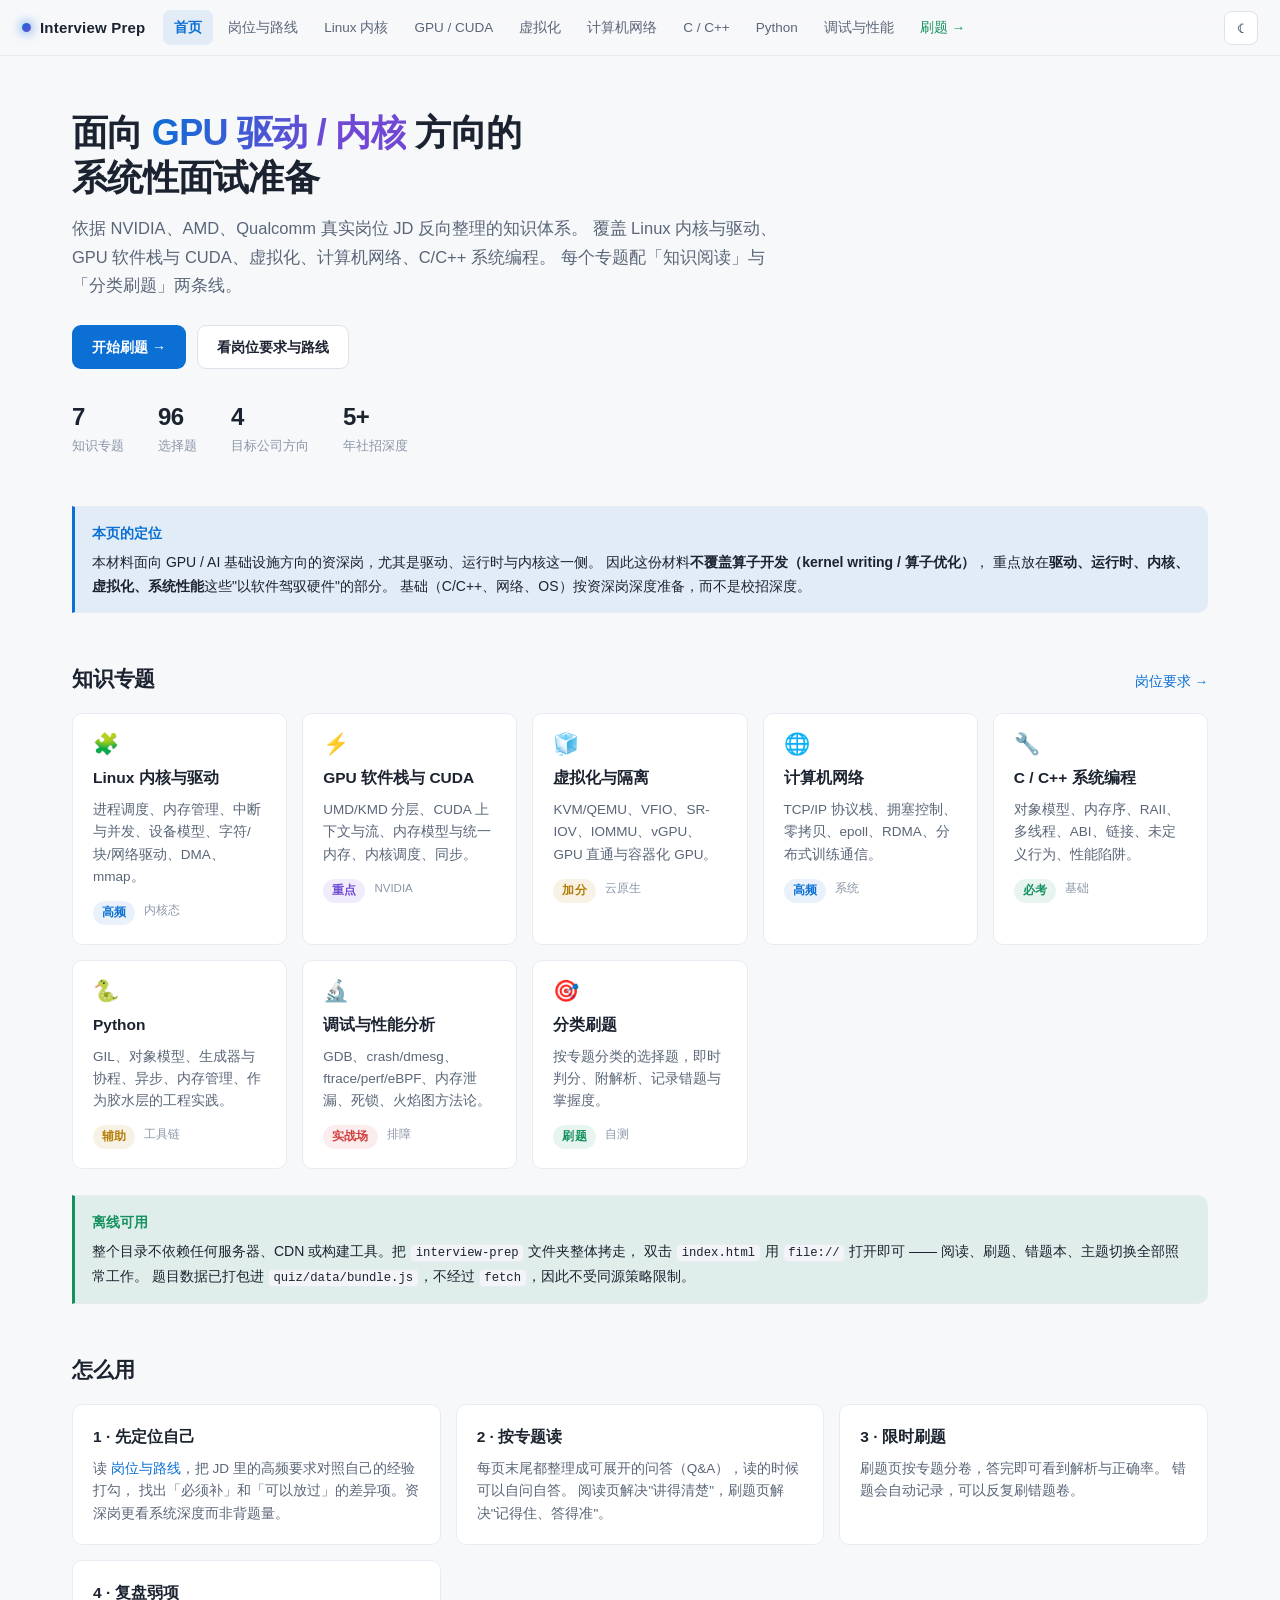
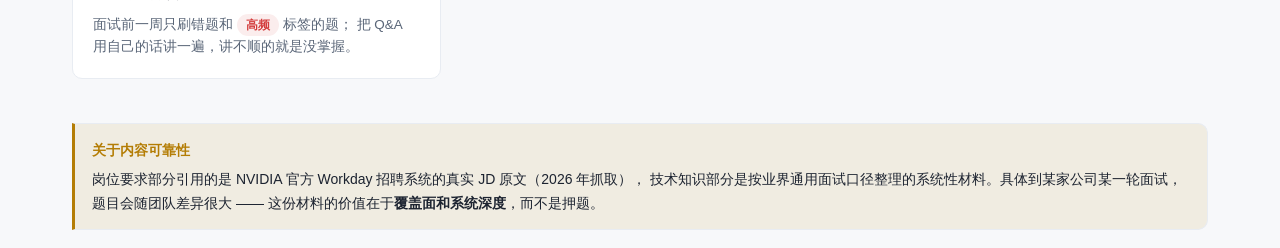
<file: index.html>
<!DOCTYPE html>
<html lang="zh-CN">
<head>
<meta charset="utf-8">
<meta name="viewport" content="width=device-width,initial-scale=1">
<title>GPU / 内核方向面试准备</title>
<link rel="stylesheet" href="assets/style.css">
</head>
<body data-page="home">
<div id="topbar" data-base=""></div>
<div style="height:3px;background:transparent"><i id="read-bar" style="display:block;height:100%;width:0;background:linear-gradient(90deg,var(--accent),var(--purple))"></i></div>

<div class="wrap">
  <section class="hero">
    <h1>面向 <span class="grad">GPU 驱动 / 内核</span> 方向的<br>系统性面试准备</h1>
    <p class="lead">
      依据 NVIDIA、AMD、Qualcomm 真实岗位 JD 反向整理的知识体系。
      覆盖 Linux 内核与驱动、GPU 软件栈与 CUDA、虚拟化、计算机网络、C/C++ 系统编程。
      每个专题配「知识阅读」与「分类刷题」两条线。
    </p>
    <div class="hero-actions">
      <a class="btn btn-primary" href="quiz/index.html">开始刷题 →</a>
      <a class="btn btn-ghost" href="pages/roadmap.html">看岗位要求与路线</a>
    </div>

    <div class="stat-row">
      <div class="stat"><b>7</b><span>知识专题</span></div>
      <div class="stat"><b id="stat-q">—</b><span>选择题</span></div>
      <div class="stat"><b>4</b><span>目标公司方向</span></div>
      <div class="stat"><b>5+</b><span>年社招深度</span></div>
    </div>
  </section>

  <div class="box" style="margin-top:34px">
    <span class="box-title">本页的定位</span>
    本材料面向 GPU / AI 基础设施方向的资深岗，尤其是驱动、运行时与内核这一侧。
    因此这份材料<strong>不覆盖算子开发（kernel writing / 算子优化）</strong>，
    重点放在<strong>驱动、运行时、内核、虚拟化、系统性能</strong>这些"以软件驾驭硬件"的部分。
    基础（C/C++、网络、OS）按资深岗深度准备，而不是校招深度。
  </div>

  <div class="sec-head"><h2>知识专题</h2><a href="pages/roadmap.html">岗位要求 →</a></div>
  <div class="grid grid-3">
    <a class="card" href="pages/kernel.html">
      <span class="card-emoji">🧩</span>
      <h3>Linux 内核与驱动</h3>
      <p>进程调度、内存管理、中断与并发、设备模型、字符/块/网络驱动、DMA、mmap。</p>
      <div class="meta"><span class="tag blue">高频</span><span>内核态</span></div>
    </a>
    <a class="card" href="pages/gpu.html">
      <span class="card-emoji">⚡</span>
      <h3>GPU 软件栈与 CUDA</h3>
      <p>UMD/KMD 分层、CUDA 上下文与流、内存模型与统一内存、内核调度、同步。</p>
      <div class="meta"><span class="tag purple">重点</span><span>NVIDIA</span></div>
    </a>
    <a class="card" href="pages/virt.html">
      <span class="card-emoji">🧊</span>
      <h3>虚拟化与隔离</h3>
      <p>KVM/QEMU、VFIO、SR-IOV、IOMMU、vGPU、GPU 直通与容器化 GPU。</p>
      <div class="meta"><span class="tag amber">加分</span><span>云原生</span></div>
    </a>
    <a class="card" href="pages/net.html">
      <span class="card-emoji">🌐</span>
      <h3>计算机网络</h3>
      <p>TCP/IP 协议栈、拥塞控制、零拷贝、epoll、RDMA、分布式训练通信。</p>
      <div class="meta"><span class="tag blue">高频</span><span>系统</span></div>
    </a>
    <a class="card" href="pages/cpp.html">
      <span class="card-emoji">🔧</span>
      <h3>C / C++ 系统编程</h3>
      <p>对象模型、内存序、RAII、多线程、ABI、链接、未定义行为、性能陷阱。</p>
      <div class="meta"><span class="tag green">必考</span><span>基础</span></div>
    </a>
    <a class="card" href="pages/python.html">
      <span class="card-emoji">🐍</span>
      <h3>Python</h3>
      <p>GIL、对象模型、生成器与协程、异步、内存管理、作为胶水层的工程实践。</p>
      <div class="meta"><span class="tag amber">辅助</span><span>工具链</span></div>
    </a>
    <a class="card" href="pages/sysdebug.html">
      <span class="card-emoji">🔬</span>
      <h3>调试与性能分析</h3>
      <p>GDB、crash/dmesg、ftrace/perf/eBPF、内存泄漏、死锁、火焰图方法论。</p>
      <div class="meta"><span class="tag red">实战场</span><span>排障</span></div>
    </a>
    <a class="card" href="quiz/index.html">
      <span class="card-emoji">🎯</span>
      <h3>分类刷题</h3>
      <p>按专题分类的选择题，即时判分、附解析、记录错题与掌握度。</p>
      <div class="meta"><span class="tag green">刷题</span><span>自测</span></div>
    </a>
  </div>

  <div class="box ok" style="margin-top:26px">
    <span class="box-title">离线可用</span>
    整个目录不依赖任何服务器、CDN 或构建工具。把 <code>interview-prep</code> 文件夹整体拷走，
    双击 <code>index.html</code> 用 <code>file://</code> 打开即可 —— 阅读、刷题、错题本、主题切换全部照常工作。
    题目数据已打包进 <code>quiz/data/bundle.js</code>，不经过 <code>fetch</code>，因此不受同源策略限制。
  </div>

  <div class="sec-head"><h2>怎么用</h2></div>
  <div class="grid grid-2">
    <div class="card" style="cursor:default">
      <h3>1 · 先定位自己</h3>
      <p>读 <a href="pages/roadmap.html">岗位与路线</a>，把 JD 里的高频要求对照自己的经验打勾，
      找出「必须补」和「可以放过」的差异项。资深岗更看系统深度而非背题量。</p>
    </div>
    <div class="card" style="cursor:default">
      <h3>2 · 按专题读</h3>
      <p>每页末尾都整理成可展开的问答（Q&A），读的时候可以自问自答。
      阅读页解决"讲得清楚"，刷题页解决"记得住、答得准"。</p>
    </div>
    <div class="card" style="cursor:default">
      <h3>3 · 限时刷题</h3>
      <p>刷题页按专题分卷，答完即可看到解析与正确率。
      错题会自动记录，可以反复刷错题卷。</p>
    </div>
    <div class="card" style="cursor:default">
      <h3>4 · 复盘弱项</h3>
      <p>面试前一周只刷错题和 <span class="tag red">高频</span> 标签的题；
      把 Q&A 用自己的话讲一遍，讲不顺的就是没掌握。</p>
    </div>
  </div>

  <div class="box warn" style="margin-top:44px">
    <span class="box-title">关于内容可靠性</span>
    岗位要求部分引用的是 NVIDIA 官方 Workday 招聘系统的真实 JD 原文（2026 年抓取），
    技术知识部分是按业界通用面试口径整理的系统性材料。具体到某家公司某一轮面试，
    题目会随团队差异很大 —— 这份材料的价值在于<strong>覆盖面和系统深度</strong>，而不是押题。
  </div>
</div>

<script src="assets/app.js"></script>
<script src="quiz/data/bundle.js"></script>
<script>
// 填首页题目数。题库已由 bundle.js 打包成 window.__QUIZ_DATA__，
// 所以离线双击打开也能正确显示（fetch 在 file:// 下会被同源策略拦）。
(function () {
  var el = document.getElementById('stat-q');
  if (!el) return;
  var d = window.__QUIZ_DATA__;
  if (d && d.categories) {
    el.textContent = d.categories.reduce(function (a, c) { return a + c.count; }, 0);
    return;
  }
  fetch('quiz/data/index.json').then(function (r) { return r.json(); }).then(function (idx) {
    el.textContent = idx.categories.reduce(function (a, c) { return a + c.count; }, 0);
  }).catch(function () {});
})();
</script>
</body>
</html>
</file>
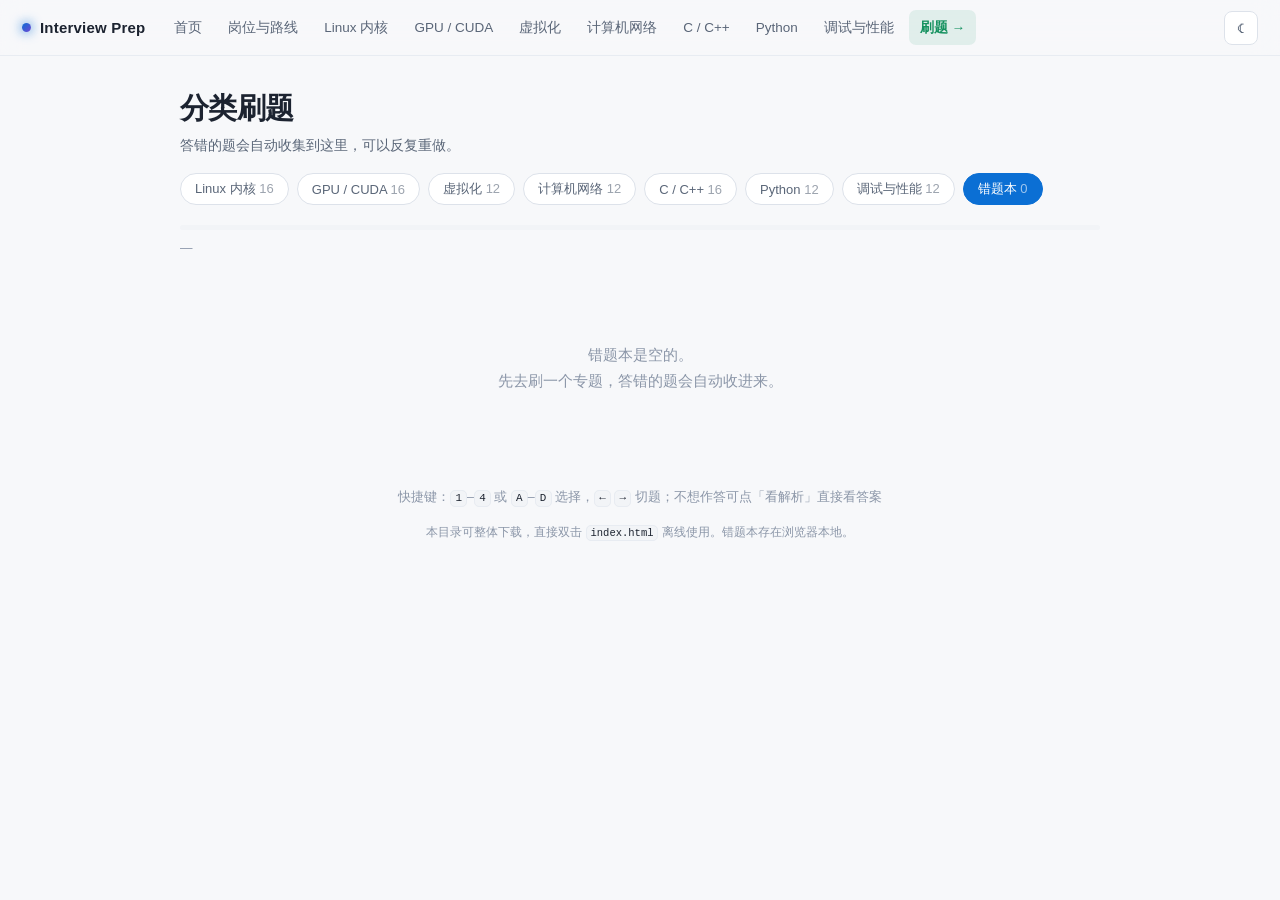
<file: quiz/index.html>
<!DOCTYPE html>
<html lang="zh-CN">
<head>
<meta charset="utf-8">
<meta name="viewport" content="width=device-width,initial-scale=1">
<title>分类刷题 · 面试准备</title>
<link rel="stylesheet" href="../assets/style.css">
</head>
<body data-page="quiz">
<div id="topbar" data-base="../"></div>
<div style="height:3px;background:transparent"><i id="read-bar" style="display:block;height:100%;width:0;background:linear-gradient(90deg,var(--accent),var(--purple))"></i></div>

<div class="wrap">
  <div class="quiz-shell">
    <div class="quiz-top">
      <div>
        <h1 style="margin:0 0 6px">分类刷题</h1>
        <p style="margin:0;color:var(--text-dim);font-size:14px" id="quiz-sub">
          选一个专题开始。答错自动进错题本，每题都可点「看解析」看答案与理由。
        </p>
      </div>
      <div class="pill-row" id="cat-pills"></div>
    </div>

    <div class="progress-line"><i id="qp-bar"></i></div>
    <div class="progress-meta"><span id="qp-left">—</span><span id="qp-right"></span></div>

    <div id="quiz-body"><div class="empty">正在加载题库…</div></div>

    <p style="margin-top:34px;font-size:12.5px;color:var(--text-faint);text-align:center">
      快捷键：<code>1</code>–<code>4</code> 或 <code>A</code>–<code>D</code> 选择，<code>←</code> <code>→</code> 切题；不想作答可点「看解析」直接看答案
    </p>
    <p style="margin-top:10px;font-size:12px;color:var(--text-faint);text-align:center">
      本目录可整体下载，直接双击 <code>index.html</code> 离线使用。错题本存在浏览器本地。
    </p>
  </div>
</div>

<script src="../assets/app.js"></script>
<script src="data/bundle.js"></script>
<script src="quiz.js"></script>
</body>
</html>
</file>
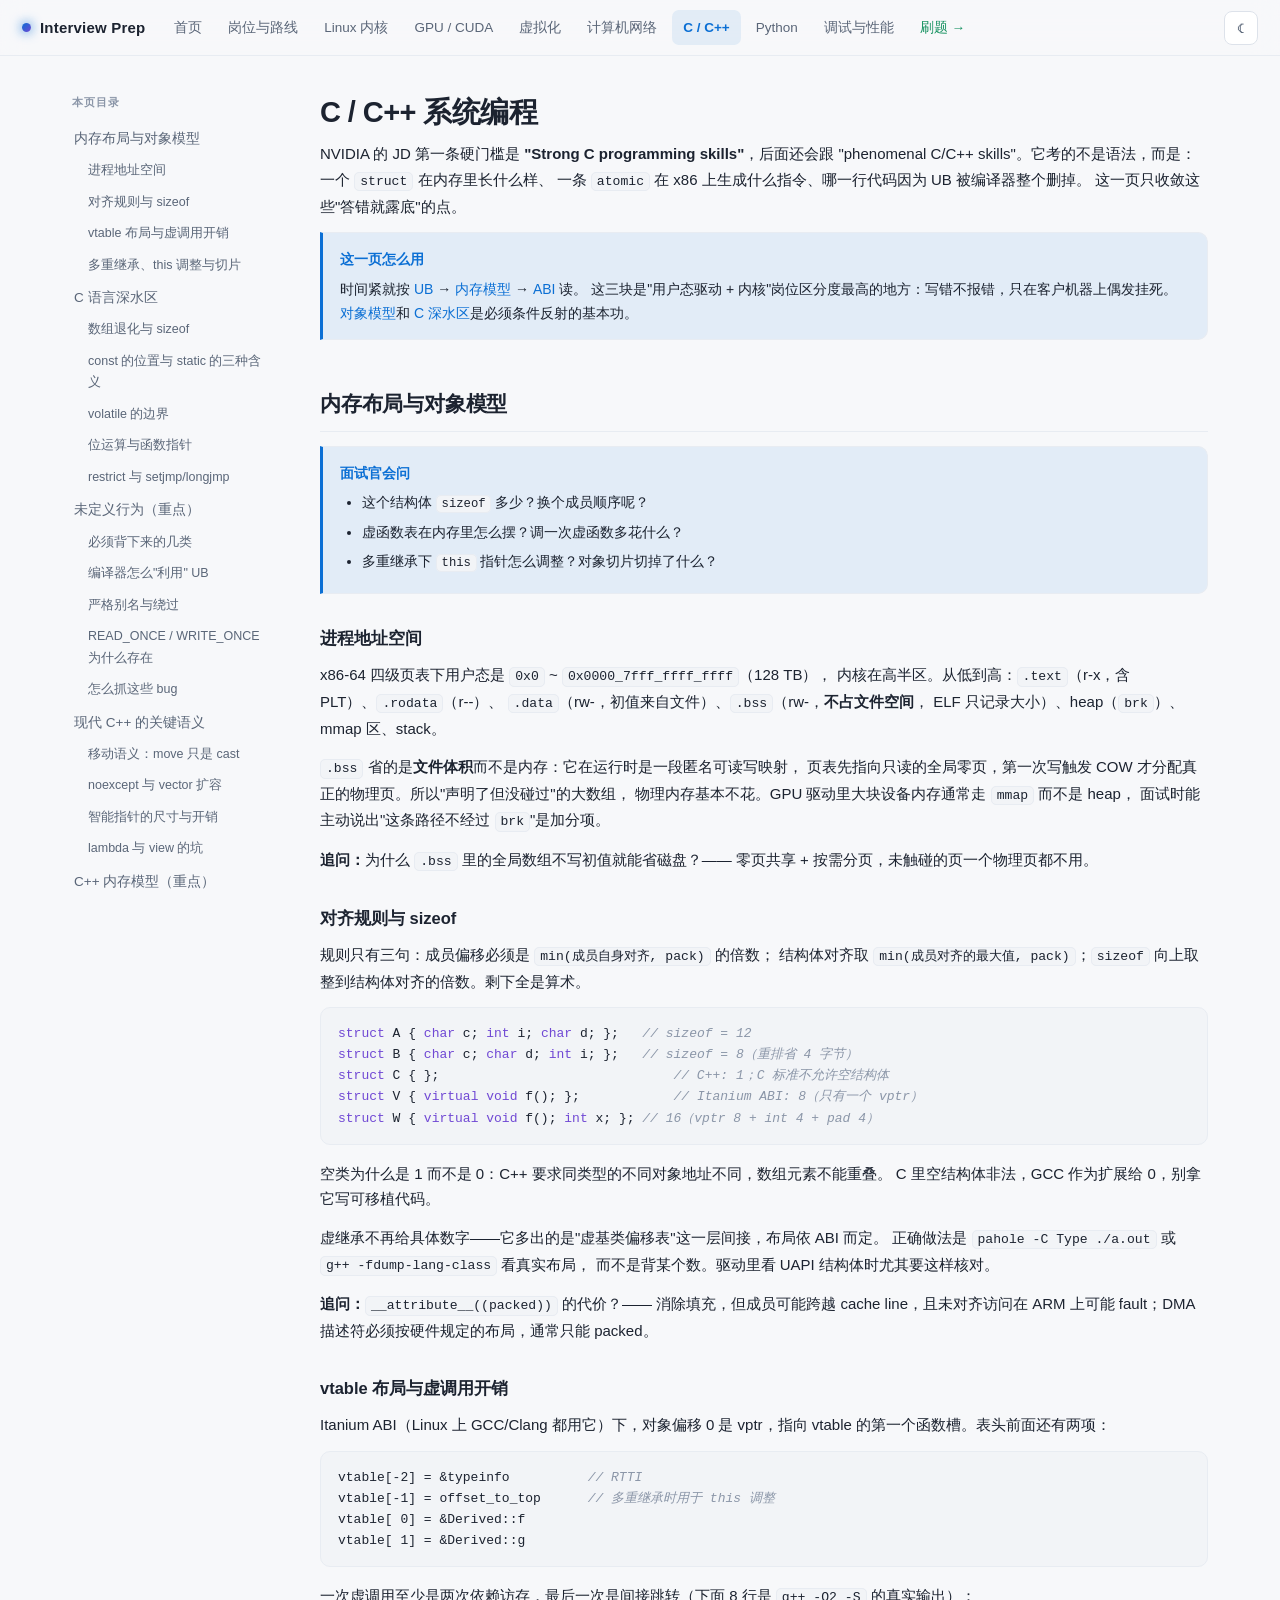
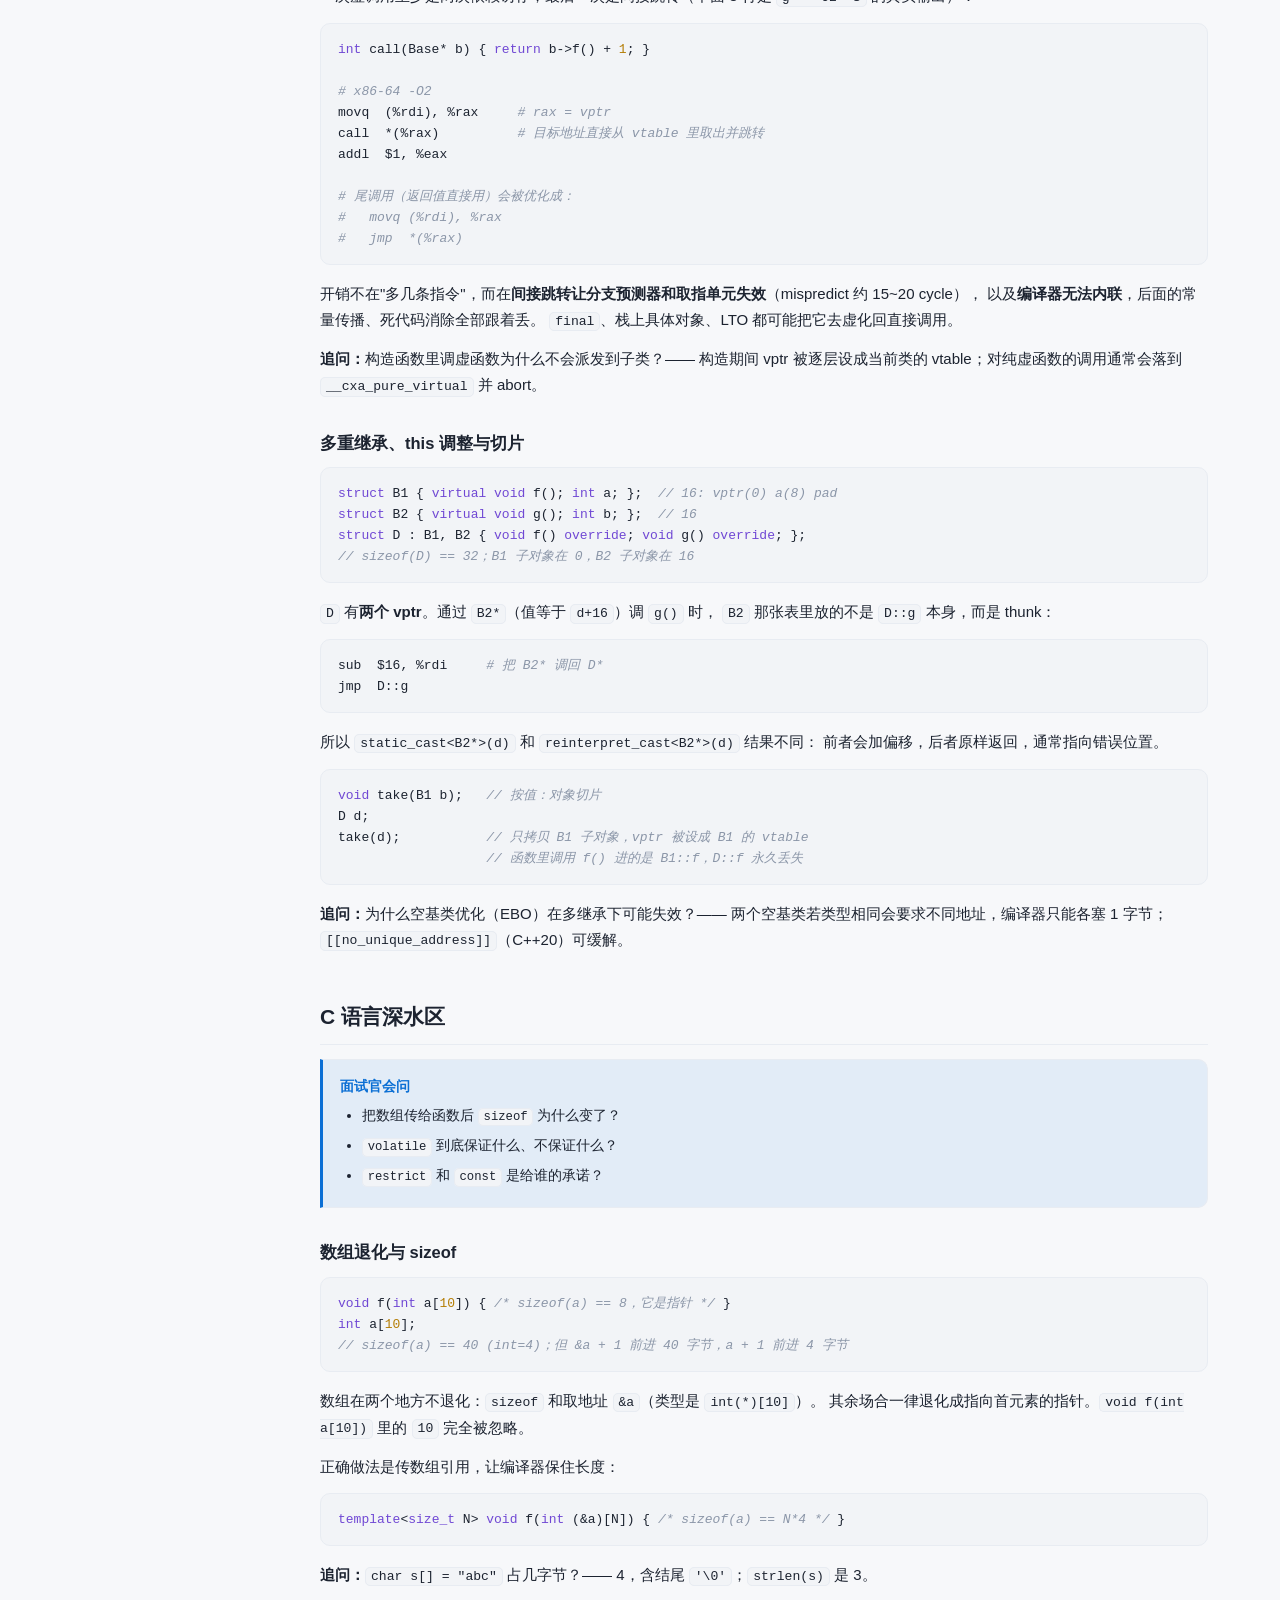
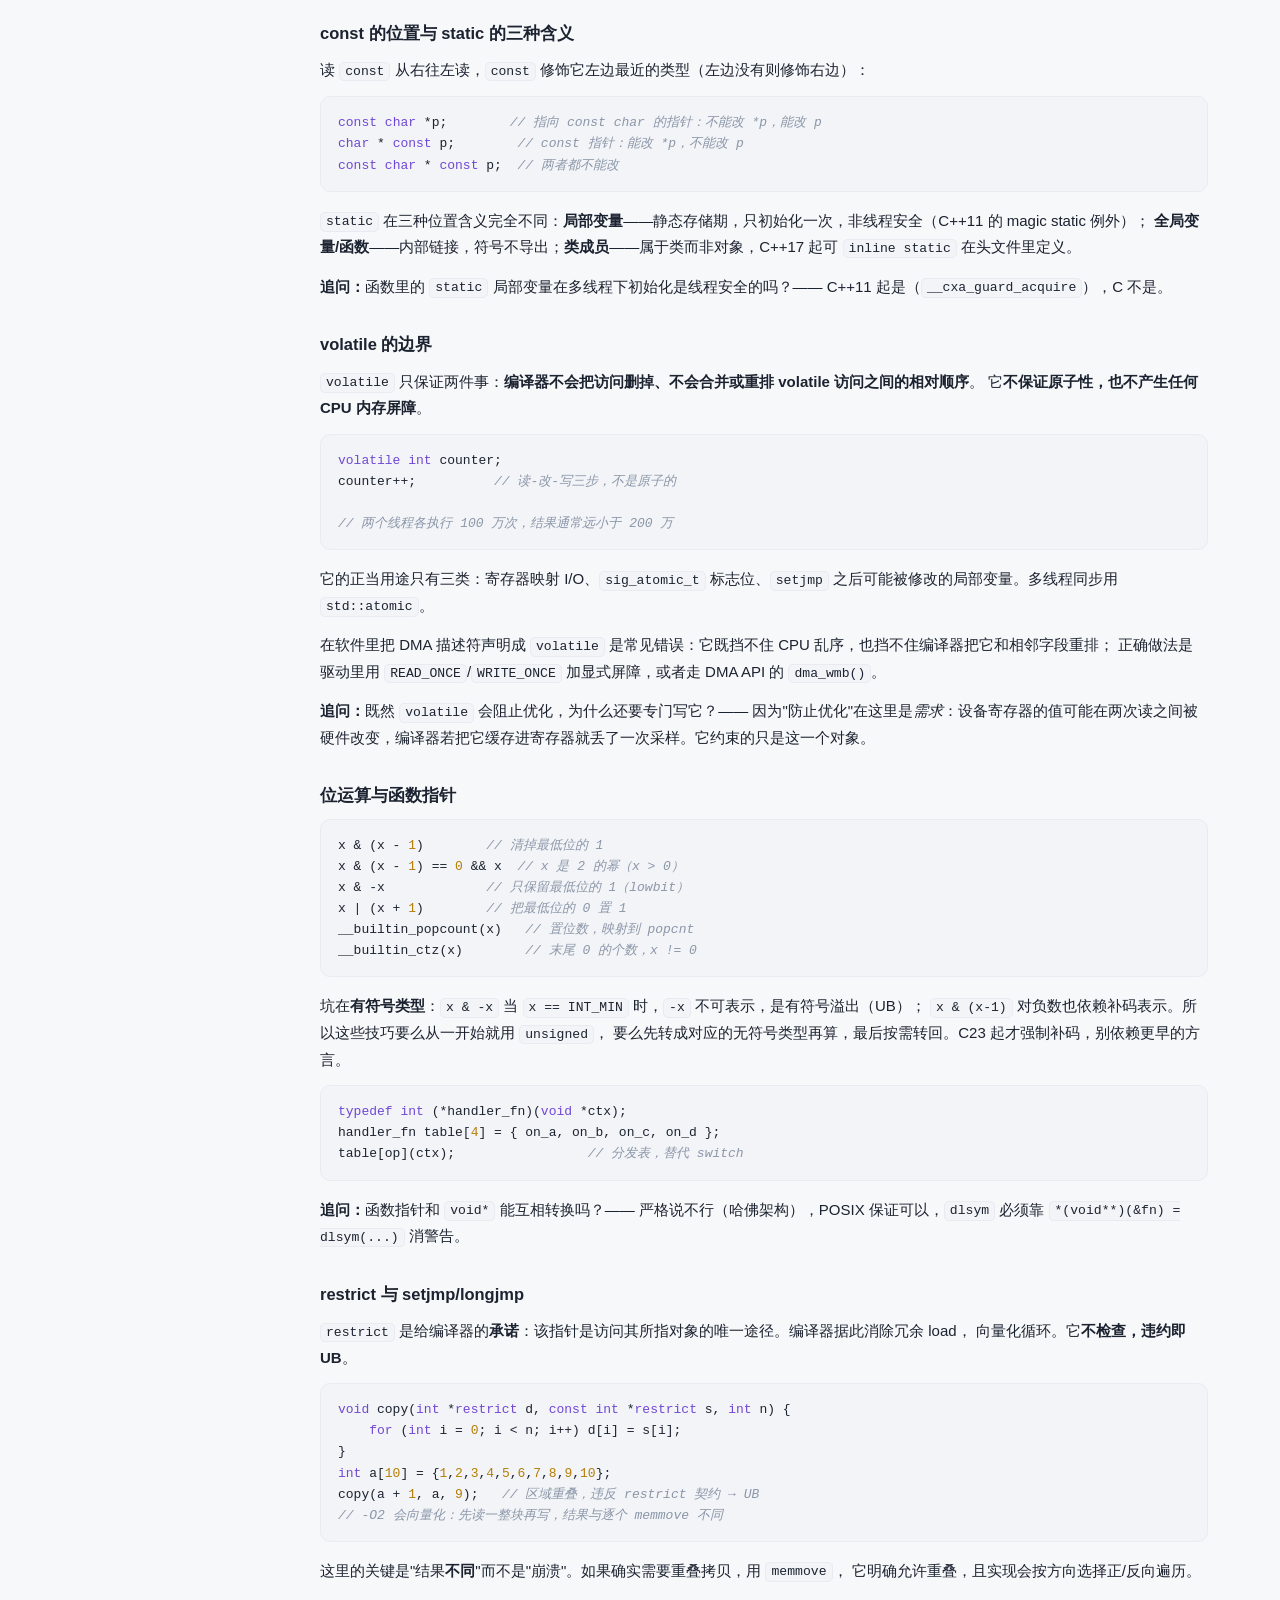
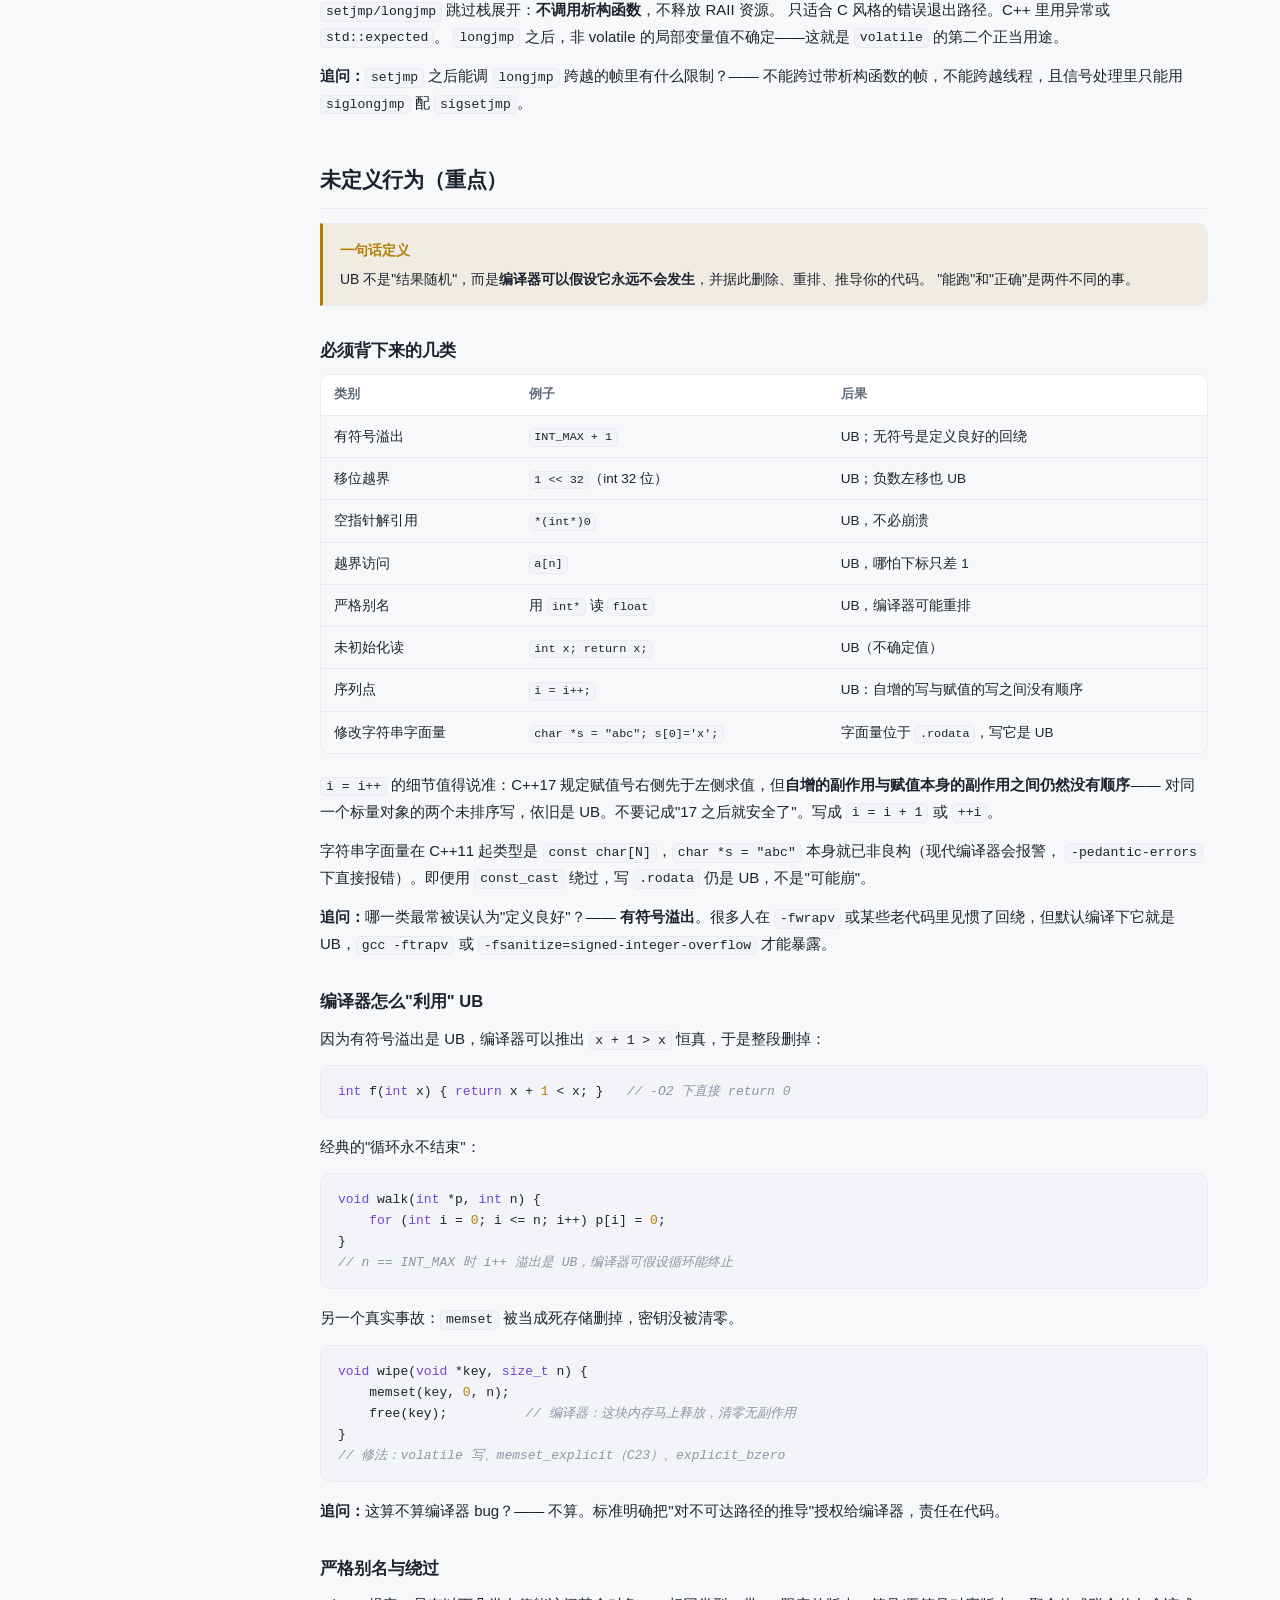
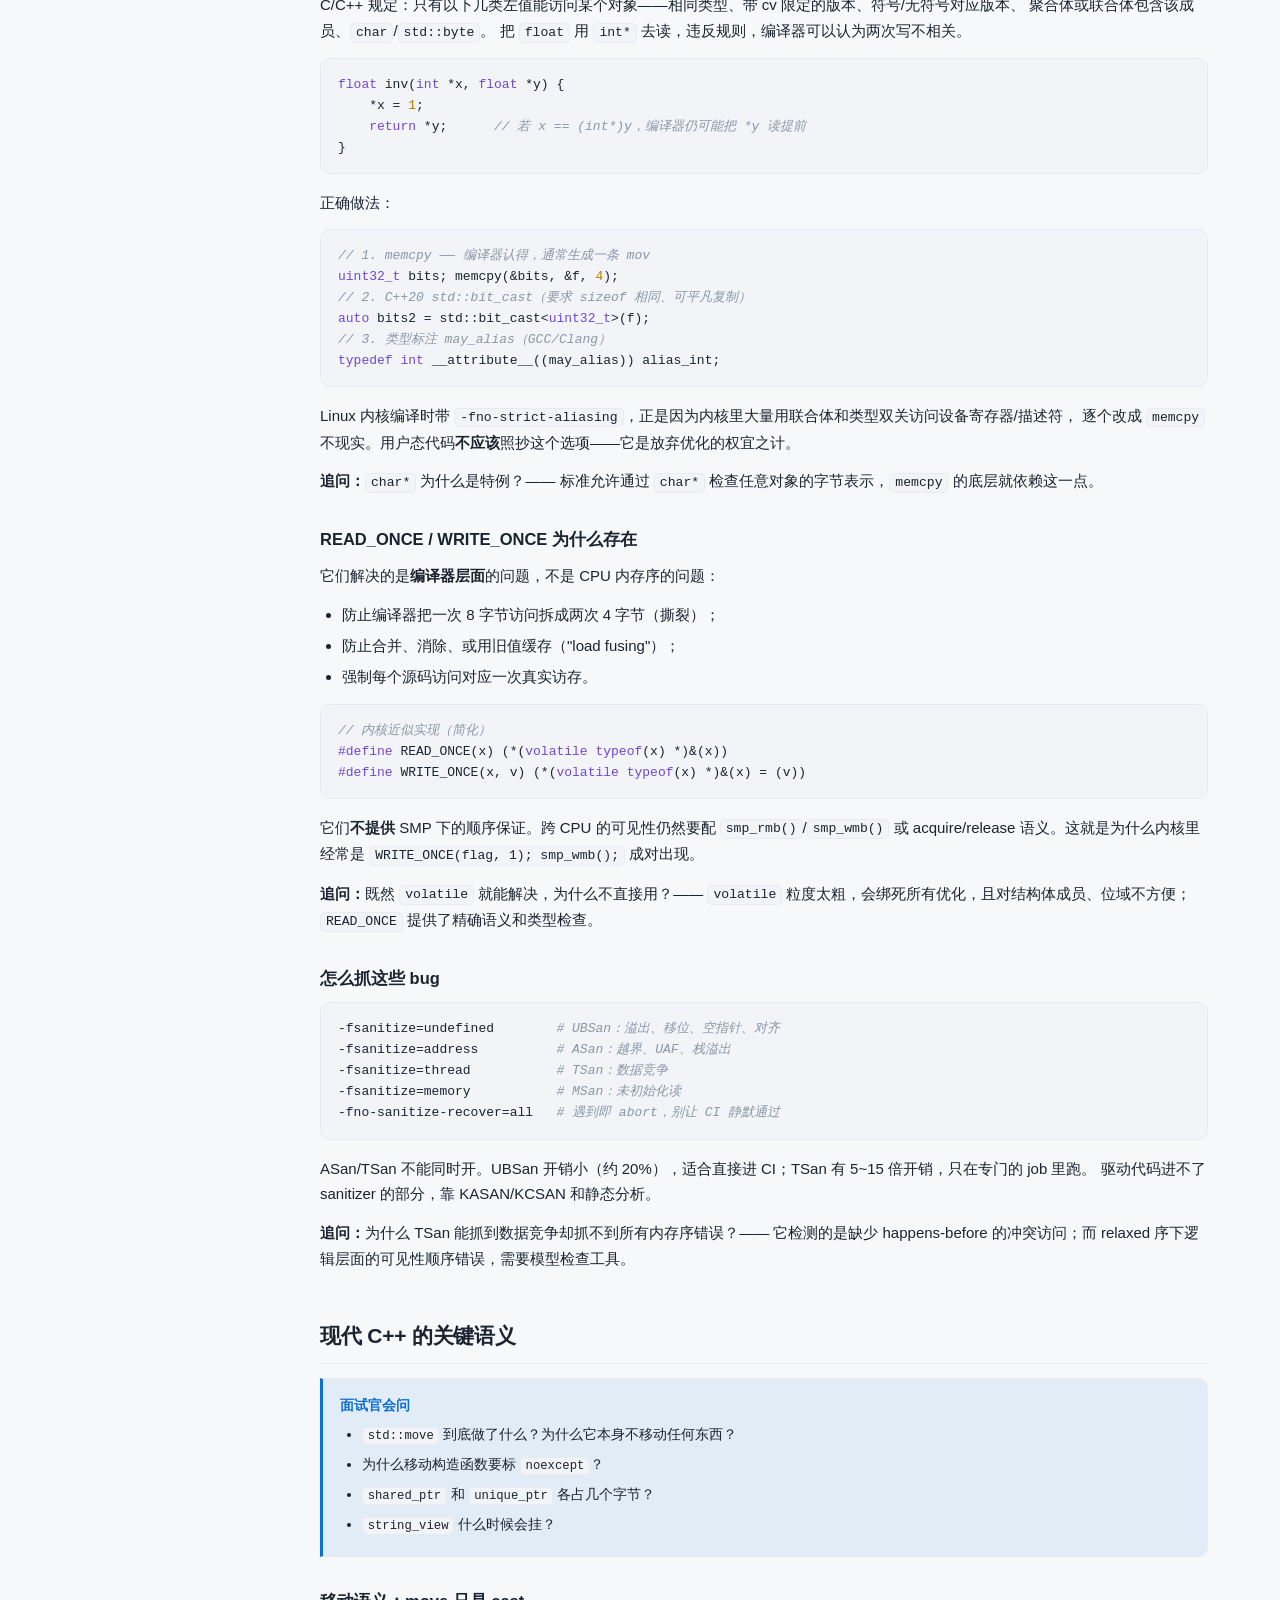
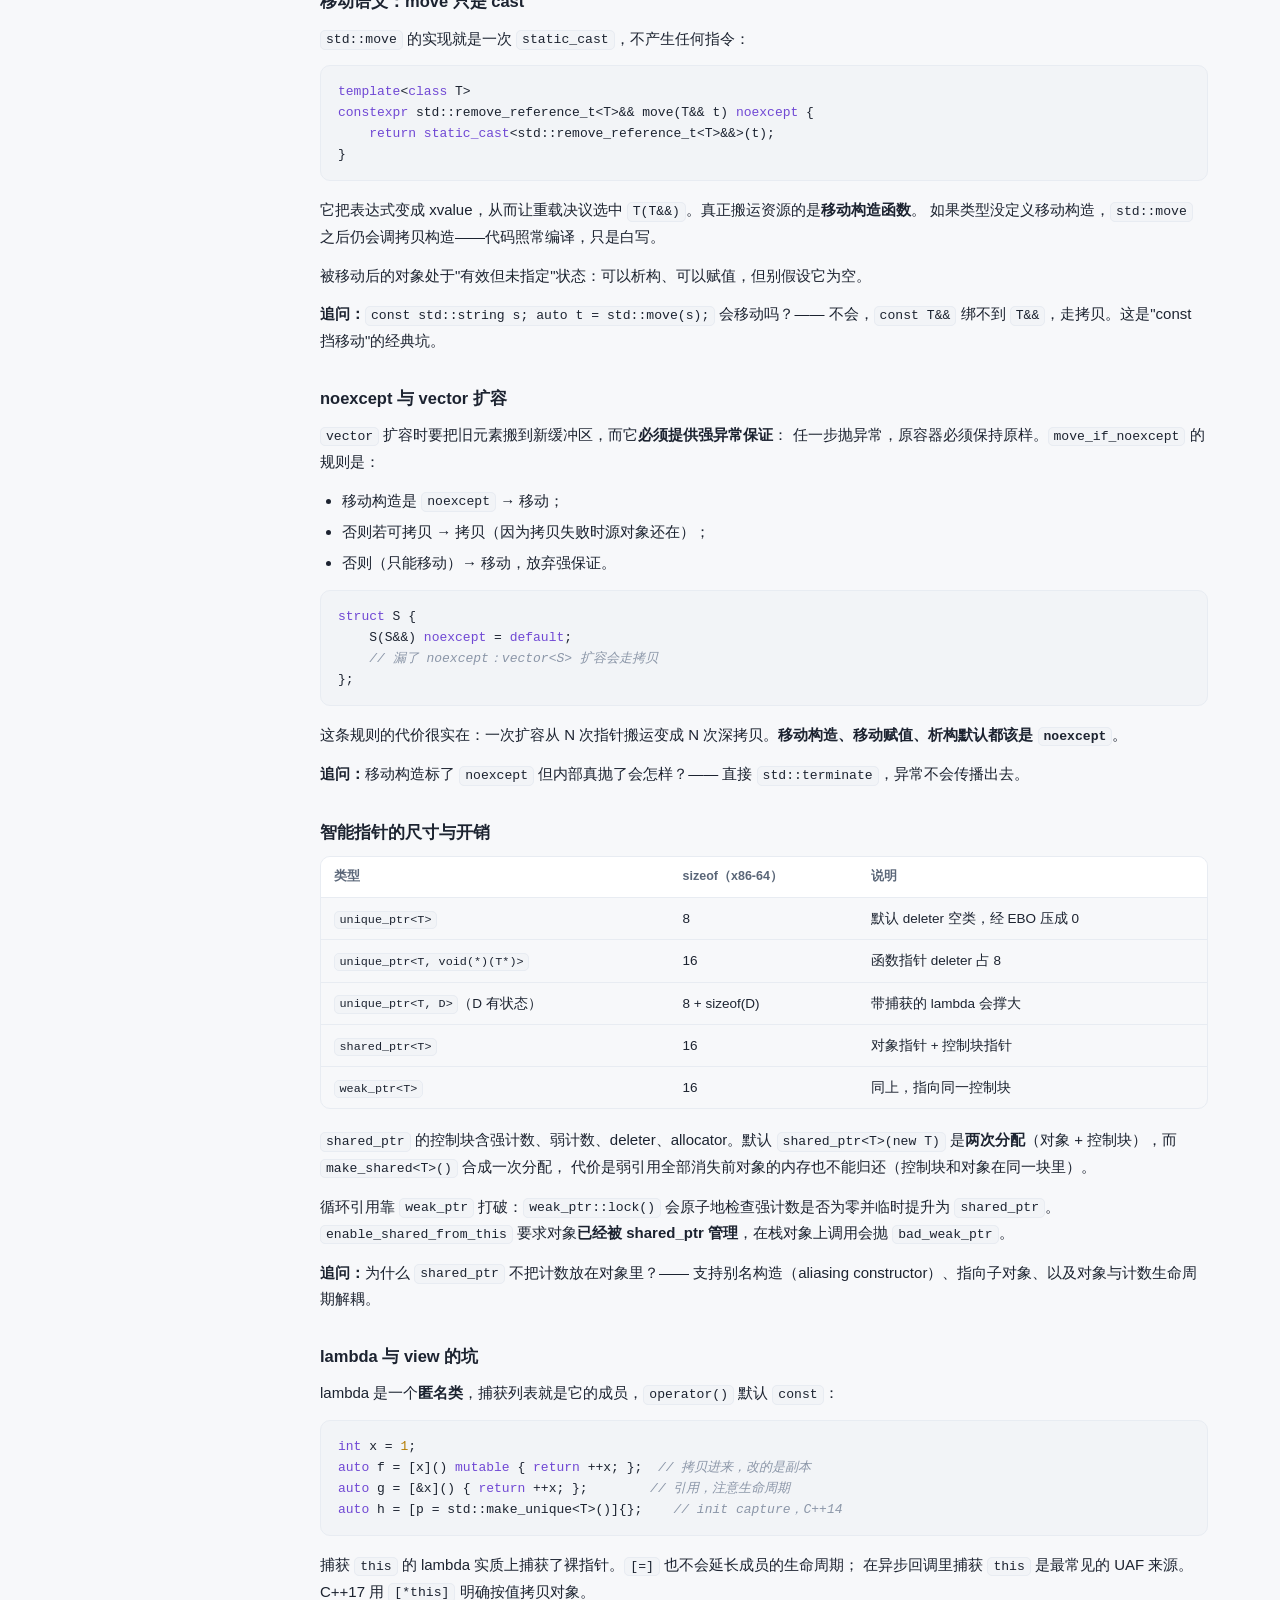
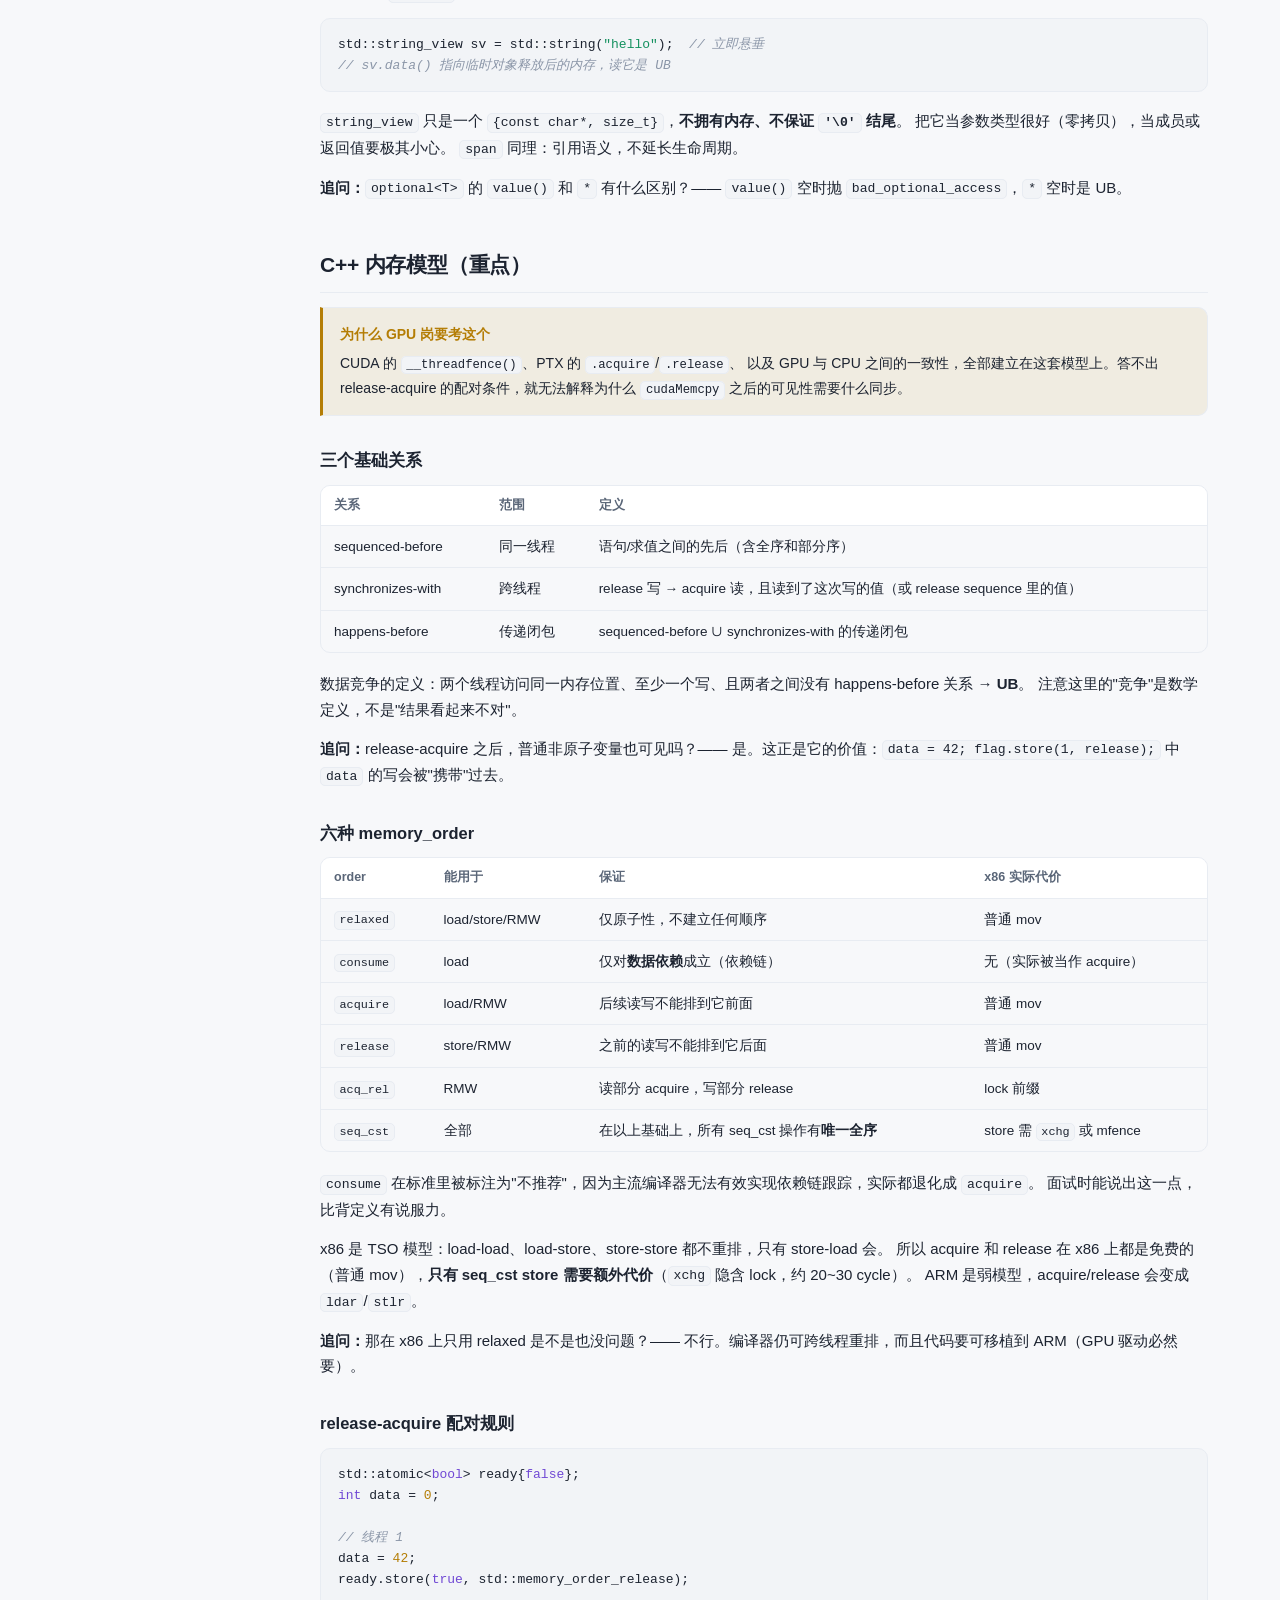
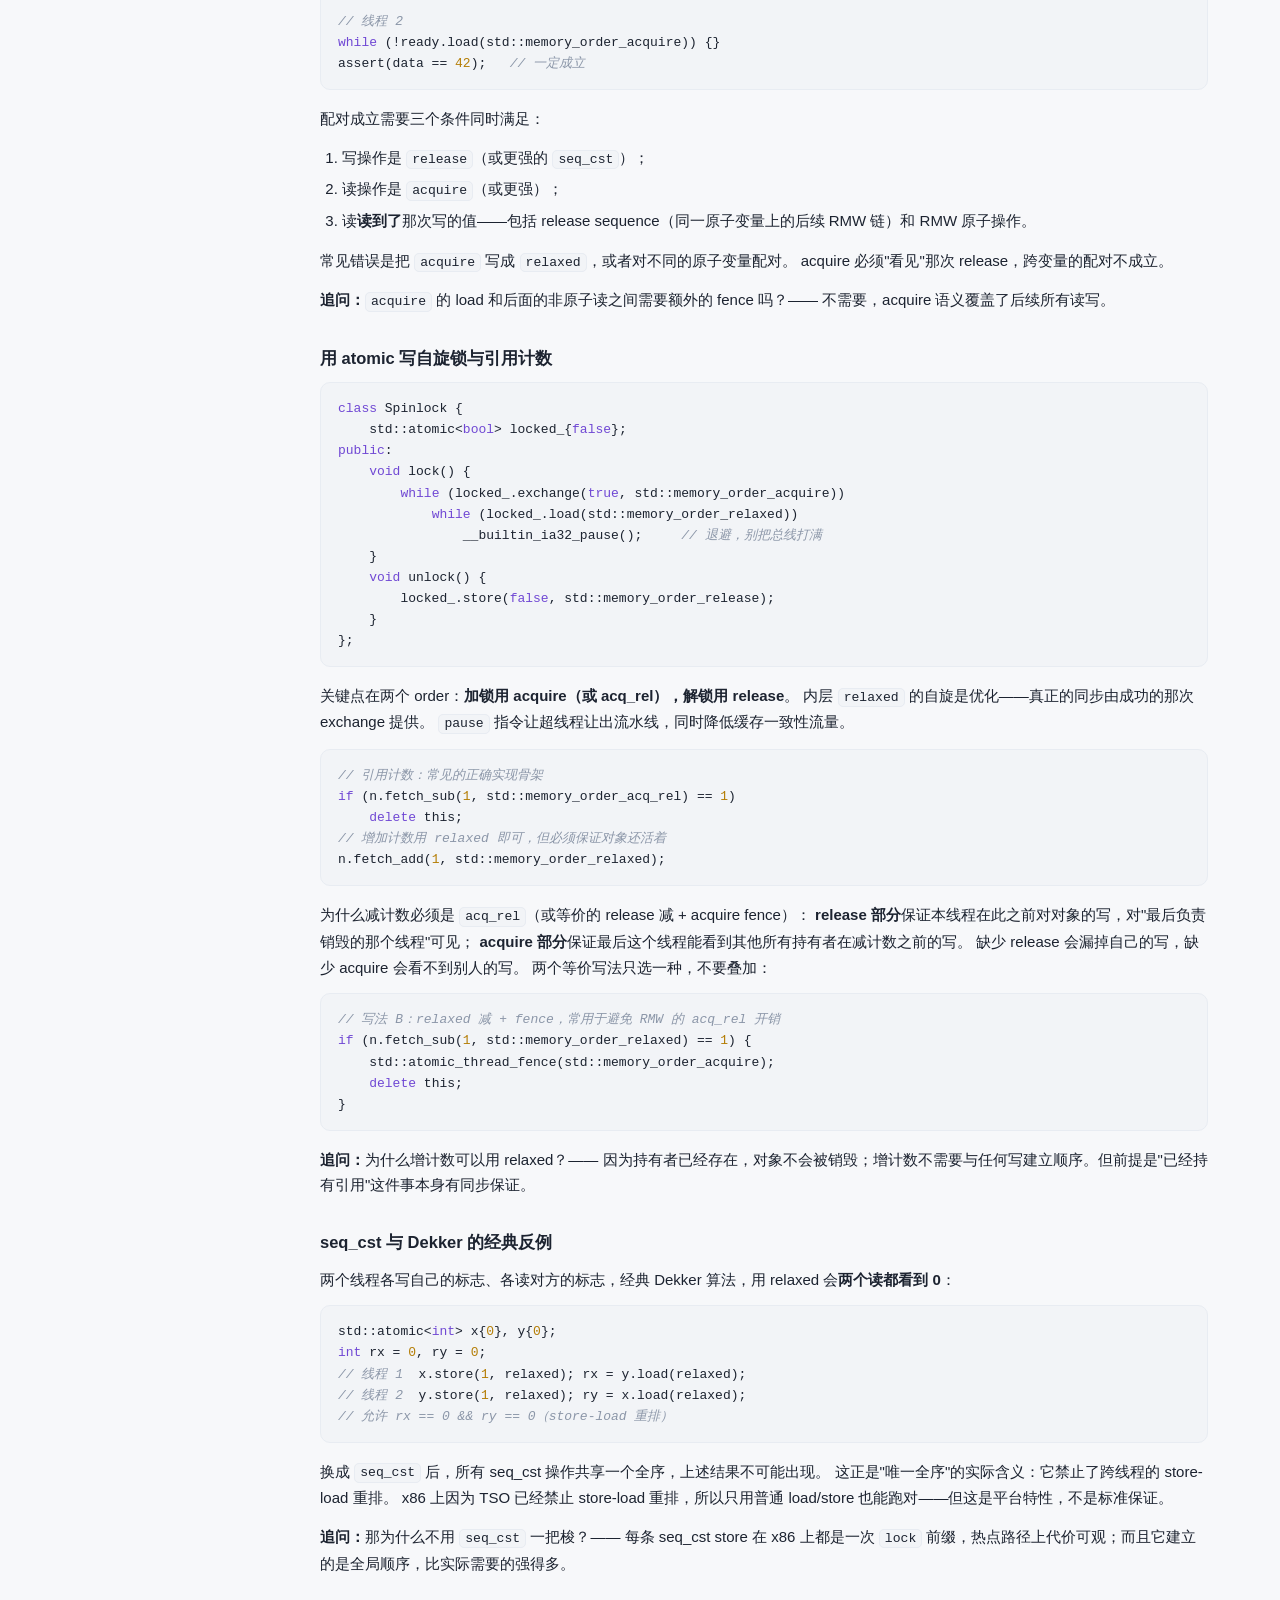
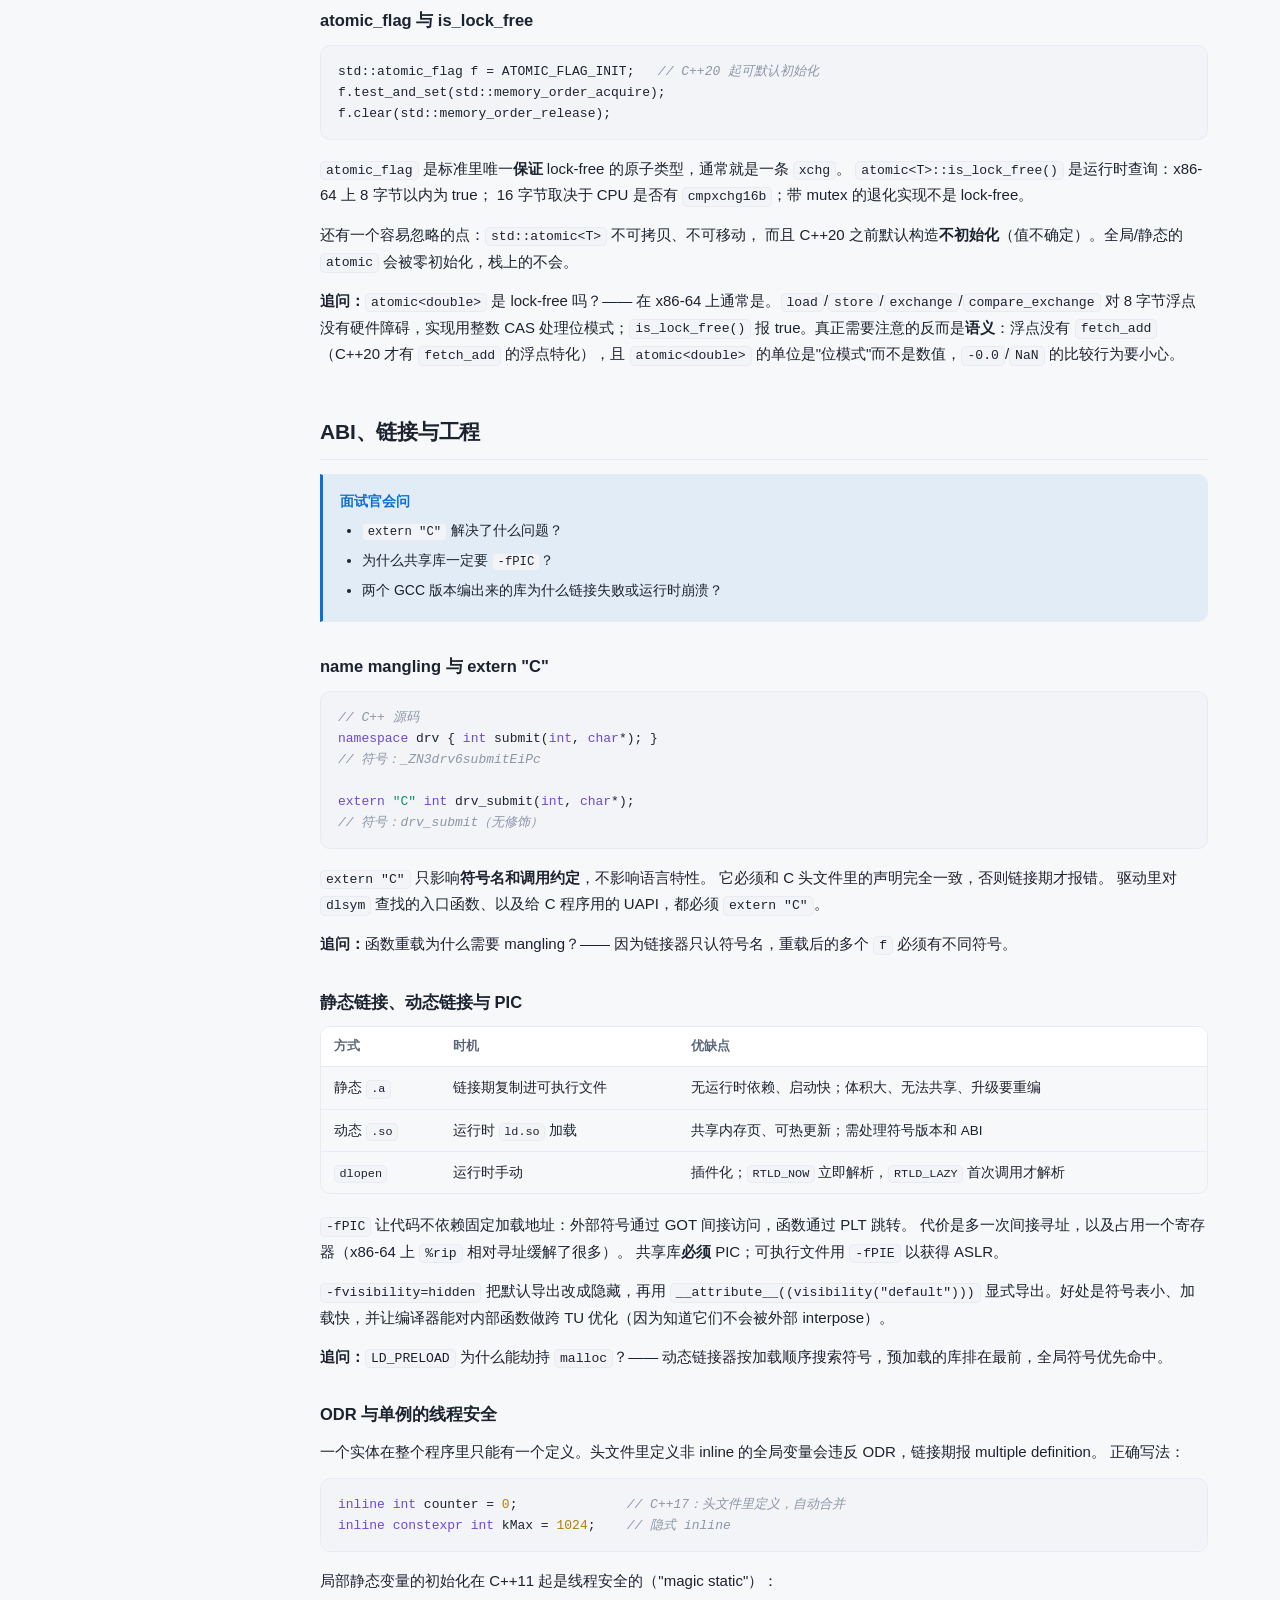
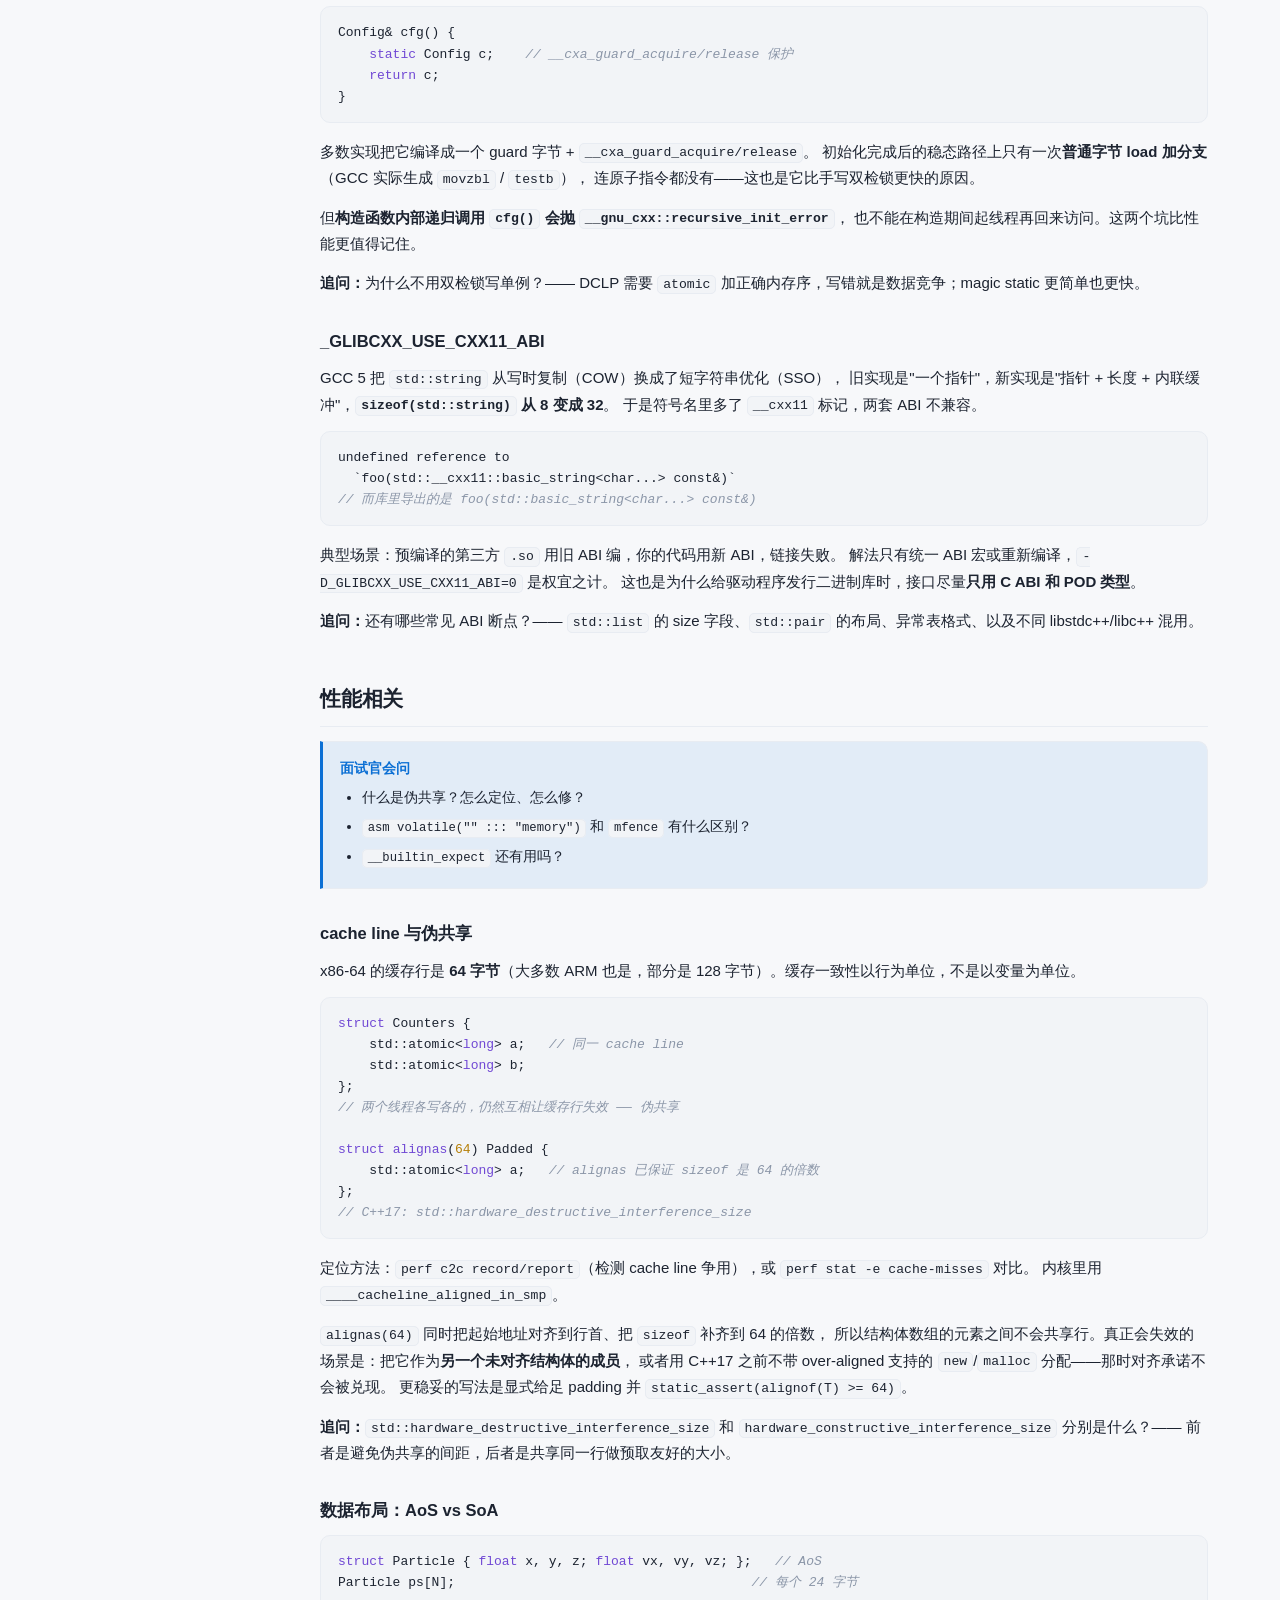
<file: pages/cpp.html>
<!DOCTYPE html>
<html lang="zh-CN">
<head>
<meta charset="utf-8">
<meta name="viewport" content="width=device-width,initial-scale=1">
<title>C / C++ 系统编程 · 面试准备</title>
<link rel="stylesheet" href="../assets/style.css">
</head>
<body data-page="cpp">
<div id="topbar" data-base="../"></div>
<div style="position:sticky;top:56px;z-index:49;height:3px;background:transparent"><i id="read-bar" style="display:block;height:100%;width:0;background:linear-gradient(90deg,var(--accent),var(--purple))"></i></div>

<div class="wrap">
<div class="layout">
  <aside class="sidebar"><div id="toc"></div></aside>

  <main class="content">
    <h1>C / C++ 系统编程</h1>
    <p>
      NVIDIA 的 JD 第一条硬门槛是 <strong>"Strong C programming skills"</strong>，后面还会跟
      "phenomenal C/C++ skills"。它考的不是语法，而是：一个 <code>struct</code> 在内存里长什么样、
      一条 <code>atomic</code> 在 x86 上生成什么指令、哪一行代码因为 UB 被编译器整个删掉。
      这一页只收敛这些"答错就露底"的点。
    </p>

    <div class="box">
      <span class="box-title">这一页怎么用</span>
      时间紧就按 <a href="#ub">UB</a> → <a href="#concurrency">内存模型</a> → <a href="#abi">ABI</a> 读。
      这三块是"用户态驱动 + 内核"岗位区分度最高的地方：写错不报错，只在客户机器上偶发挂死。
      <a href="#layout">对象模型</a>和 <a href="#c">C 深水区</a>是必须条件反射的基本功。
    </div>

    <h2 id="layout">内存布局与对象模型</h2>
    <div class="box">
      <span class="box-title">面试官会问</span>
      <ul>
        <li>这个结构体 <code>sizeof</code> 多少？换个成员顺序呢？</li>
        <li>虚函数表在内存里怎么摆？调一次虚函数多花什么？</li>
        <li>多重继承下 <code>this</code> 指针怎么调整？对象切片切掉了什么？</li>
      </ul>
    </div>

    <h3 id="address-space">进程地址空间</h3>
    <p>
      x86-64 四级页表下用户态是 <code>0x0</code> ~ <code>0x0000_7fff_ffff_ffff</code>（128 TB），
      内核在高半区。从低到高：<code>.text</code>（r-x，含 PLT）、<code>.rodata</code>（r--）、
      <code>.data</code>（rw-，初值来自文件）、<code>.bss</code>（rw-，<strong>不占文件空间</strong>，
      ELF 只记录大小）、heap（<code>brk</code>）、mmap 区、stack。
    </p>
    <p>
      <code>.bss</code> 省的是<strong>文件体积</strong>而不是内存：它在运行时是一段匿名可读写映射，
      页表先指向只读的全局零页，第一次写触发 COW 才分配真正的物理页。所以"声明了但没碰过"的大数组，
      物理内存基本不花。GPU 驱动里大块设备内存通常走 <code>mmap</code> 而不是 heap，
      面试时能主动说出"这条路径不经过 <code>brk</code>"是加分项。
    </p>
    <p><strong>追问：</strong>为什么 <code>.bss</code> 里的全局数组不写初值就能省磁盘？—— 零页共享 + 按需分页，未触碰的页一个物理页都不用。</p>

    <h3 id="align">对齐规则与 sizeof</h3>
    <p>规则只有三句：成员偏移必须是 <code>min(成员自身对齐, pack)</code> 的倍数；
      结构体对齐取 <code>min(成员对齐的最大值, pack)</code>；<code>sizeof</code> 向上取整到结构体对齐的倍数。剩下全是算术。</p>
    <pre><code><span class="k">struct</span> A { <span class="k">char</span> c; <span class="k">int</span> i; <span class="k">char</span> d; };   <span class="c">// sizeof = 12</span>
<span class="k">struct</span> B { <span class="k">char</span> c; <span class="k">char</span> d; <span class="k">int</span> i; };   <span class="c">// sizeof = 8（重排省 4 字节）</span>
<span class="k">struct</span> C { };                              <span class="c">// C++: 1；C 标准不允许空结构体</span>
<span class="k">struct</span> V { <span class="k">virtual</span> <span class="k">void</span> f(); };            <span class="c">// Itanium ABI: 8（只有一个 vptr）</span>
<span class="k">struct</span> W { <span class="k">virtual</span> <span class="k">void</span> f(); <span class="k">int</span> x; }; <span class="c">// 16（vptr 8 + int 4 + pad 4）</span></code></pre>
    <p>
      空类为什么是 1 而不是 0：C++ 要求同类型的不同对象地址不同，数组元素不能重叠。
      C 里空结构体非法，GCC 作为扩展给 0，别拿它写可移植代码。
    </p>
    <p>
      虚继承不再给具体数字——它多出的是"虚基类偏移表"这一层间接，布局依 ABI 而定。
      正确做法是 <code>pahole -C Type ./a.out</code> 或 <code>g++ -fdump-lang-class</code> 看真实布局，
      而不是背某个数。驱动里看 UAPI 结构体时尤其要这样核对。
    </p>
    <p><strong>追问：</strong><code>__attribute__((packed))</code> 的代价？—— 消除填充，但成员可能跨越 cache line，且未对齐访问在 ARM 上可能 fault；DMA 描述符必须按硬件规定的布局，通常只能 packed。</p>

    <h3 id="vtable">vtable 布局与虚调用开销</h3>
    <p>Itanium ABI（Linux 上 GCC/Clang 都用它）下，对象偏移 0 是 vptr，指向 vtable 的第一个函数槽。表头前面还有两项：</p>
    <pre><code>vtable[-2] = &amp;typeinfo          <span class="c">// RTTI</span>
vtable[-1] = offset_to_top      <span class="c">// 多重继承时用于 this 调整</span>
vtable[ 0] = &amp;Derived::f
vtable[ 1] = &amp;Derived::g</code></pre>
    <p>一次虚调用至少是两次依赖访存，最后一次是间接跳转（下面 8 行是 <code>g++ -O2 -S</code> 的真实输出）：</p>
    <pre><code><span class="k">int</span> call(Base* b) { <span class="k">return</span> b-&gt;f() + <span class="n">1</span>; }

<span class="c"># x86-64 -O2</span>
movq  (%rdi), %rax     <span class="c"># rax = vptr</span>
call  *(%rax)          <span class="c"># 目标地址直接从 vtable 里取出并跳转</span>
addl  $1, %eax

<span class="c"># 尾调用（返回值直接用）会被优化成：</span>
<span class="c">#   movq (%rdi), %rax</span>
<span class="c">#   jmp  *(%rax)</span></code></pre>
    <p>
      开销不在"多几条指令"，而在<strong>间接跳转让分支预测器和取指单元失效</strong>（mispredict 约 15~20 cycle），
      以及<strong>编译器无法内联</strong>，后面的常量传播、死代码消除全部跟着丢。
      <code>final</code>、栈上具体对象、LTO 都可能把它去虚化回直接调用。
    </p>
    <p><strong>追问：</strong>构造函数里调虚函数为什么不会派发到子类？—— 构造期间 vptr 被逐层设成当前类的 vtable；对纯虚函数的调用通常会落到 <code>__cxa_pure_virtual</code> 并 abort。</p>

    <h3 id="mi">多重继承、this 调整与切片</h3>
    <pre><code><span class="k">struct</span> B1 { <span class="k">virtual</span> <span class="k">void</span> f(); <span class="k">int</span> a; };  <span class="c">// 16: vptr(0) a(8) pad</span>
<span class="k">struct</span> B2 { <span class="k">virtual</span> <span class="k">void</span> g(); <span class="k">int</span> b; };  <span class="c">// 16</span>
<span class="k">struct</span> D : B1, B2 { <span class="k">void</span> f() <span class="k">override</span>; <span class="k">void</span> g() <span class="k">override</span>; };
<span class="c">// sizeof(D) == 32；B1 子对象在 0，B2 子对象在 16</span></code></pre>
    <p>
      <code>D</code> 有<strong>两个 vptr</strong>。通过 <code>B2*</code>（值等于 <code>d+16</code>）调 <code>g()</code> 时，
      <code>B2</code> 那张表里放的不是 <code>D::g</code> 本身，而是 thunk：
    </p>
    <pre><code>sub  $16, %rdi     <span class="c"># 把 B2* 调回 D*</span>
jmp  D::g</code></pre>
    <p>
      所以 <code>static_cast&lt;B2*&gt;(d)</code> 和 <code>reinterpret_cast&lt;B2*&gt;(d)</code> 结果不同：
      前者会加偏移，后者原样返回，通常指向错误位置。
    </p>
    <pre><code><span class="k">void</span> take(B1 b);   <span class="c">// 按值：对象切片</span>
D d;
take(d);           <span class="c">// 只拷贝 B1 子对象，vptr 被设成 B1 的 vtable</span>
                   <span class="c">// 函数里调用 f() 进的是 B1::f，D::f 永久丢失</span></code></pre>
    <p><strong>追问：</strong>为什么空基类优化（EBO）在多继承下可能失效？—— 两个空基类若类型相同会要求不同地址，编译器只能各塞 1 字节；<code>[[no_unique_address]]</code>（C++20）可缓解。</p>

    <h2 id="c">C 语言深水区</h2>
    <div class="box">
      <span class="box-title">面试官会问</span>
      <ul>
        <li>把数组传给函数后 <code>sizeof</code> 为什么变了？</li>
        <li><code>volatile</code> 到底保证什么、不保证什么？</li>
        <li><code>restrict</code> 和 <code>const</code> 是给谁的承诺？</li>
      </ul>
    </div>

    <h3 id="array-decay">数组退化与 sizeof</h3>
    <pre><code><span class="k">void</span> f(<span class="k">int</span> a[<span class="n">10</span>]) { <span class="c">/* sizeof(a) == 8，它是指针 */</span> }
<span class="k">int</span> a[<span class="n">10</span>];
<span class="c">// sizeof(a) == 40 (int=4)；但 &amp;a + 1 前进 40 字节，a + 1 前进 4 字节</span></code></pre>
    <p>
      数组在两个地方不退化：<code>sizeof</code> 和取地址 <code>&amp;a</code>（类型是 <code>int(*)[10]</code>）。
      其余场合一律退化成指向首元素的指针。<code>void f(int a[10])</code> 里的 <code>10</code> 完全被忽略。
    </p>
    <p>正确做法是传数组引用，让编译器保住长度：</p>
    <pre><code><span class="k">template</span>&lt;<span class="k">size_t</span> N&gt; <span class="k">void</span> f(<span class="k">int</span> (&amp;a)[N]) { <span class="c">/* sizeof(a) == N*4 */</span> }</code></pre>
    <p><strong>追问：</strong><code>char s[] = "abc"</code> 占几字节？—— 4，含结尾 <code>'\0'</code>；<code>strlen(s)</code> 是 3。</p>

    <h3 id="const-static">const 的位置与 static 的三种含义</h3>
    <p>读 <code>const</code> 从右往左读，<code>const</code> 修饰它左边最近的类型（左边没有则修饰右边）：</p>
    <pre><code><span class="k">const</span> <span class="k">char</span> *p;        <span class="c">// 指向 const char 的指针：不能改 *p，能改 p</span>
<span class="k">char</span> * <span class="k">const</span> p;        <span class="c">// const 指针：能改 *p，不能改 p</span>
<span class="k">const</span> <span class="k">char</span> * <span class="k">const</span> p;  <span class="c">// 两者都不能改</span></code></pre>
    <p>
      <code>static</code> 在三种位置含义完全不同：<strong>局部变量</strong>——静态存储期，只初始化一次，非线程安全（C++11 的 magic static 例外）；
      <strong>全局变量/函数</strong>——内部链接，符号不导出；<strong>类成员</strong>——属于类而非对象，C++17 起可 <code>inline static</code> 在头文件里定义。
    </p>
    <p><strong>追问：</strong>函数里的 <code>static</code> 局部变量在多线程下初始化是线程安全的吗？—— C++11 起是（<code>__cxa_guard_acquire</code>），C 不是。</p>

    <h3 id="volatile">volatile 的边界</h3>
    <p>
      <code>volatile</code> 只保证两件事：<strong>编译器不会把访问删掉、不会合并或重排 volatile 访问之间的相对顺序</strong>。
      它<strong>不保证原子性，也不产生任何 CPU 内存屏障</strong>。
    </p>
    <pre><code><span class="k">volatile</span> <span class="k">int</span> counter;
counter++;          <span class="c">// 读-改-写三步，不是原子的</span>

<span class="c">// 两个线程各执行 100 万次，结果通常远小于 200 万</span></code></pre>
    <p>它的正当用途只有三类：寄存器映射 I/O、<code>sig_atomic_t</code> 标志位、<code>setjmp</code> 之后可能被修改的局部变量。多线程同步用 <code>std::atomic</code>。</p>
    <p>
      在软件里把 DMA 描述符声明成 <code>volatile</code> 是常见错误：它既挡不住 CPU 乱序，也挡不住编译器把它和相邻字段重排；
      正确做法是驱动里用 <code>READ_ONCE</code>/<code>WRITE_ONCE</code> 加显式屏障，或者走 DMA API 的 <code>dma_wmb()</code>。
    </p>
    <p><strong>追问：</strong>既然 <code>volatile</code> 会阻止优化，为什么还要专门写它？—— 因为"防止优化"在这里是<em>需求</em>：设备寄存器的值可能在两次读之间被硬件改变，编译器若把它缓存进寄存器就丢了一次采样。它约束的只是这一个对象。</p>

    <h3 id="bit-tricks">位运算与函数指针</h3>
    <pre><code>x &amp; (x - <span class="n">1</span>)        <span class="c">// 清掉最低位的 1</span>
x &amp; (x - <span class="n">1</span>) == <span class="n">0</span> &amp;&amp; x  <span class="c">// x 是 2 的幂（x &gt; 0）</span>
x &amp; -x             <span class="c">// 只保留最低位的 1（lowbit）</span>
x | (x + <span class="n">1</span>)        <span class="c">// 把最低位的 0 置 1</span>
__builtin_popcount(x)   <span class="c">// 置位数，映射到 popcnt</span>
__builtin_ctz(x)        <span class="c">// 末尾 0 的个数，x != 0</span></code></pre>
    <p>
      坑在<strong>有符号类型</strong>：<code>x &amp; -x</code> 当 <code>x == INT_MIN</code> 时，<code>-x</code> 不可表示，是有符号溢出（UB）；
      <code>x &amp; (x-1)</code> 对负数也依赖补码表示。所以这些技巧要么从一开始就用 <code>unsigned</code>，
      要么先转成对应的无符号类型再算，最后按需转回。C23 起才强制补码，别依赖更早的方言。
    </p>
    <pre><code><span class="k">typedef</span> <span class="k">int</span> (*handler_fn)(<span class="k">void</span> *ctx);
handler_fn table[<span class="n">4</span>] = { on_a, on_b, on_c, on_d };
table[op](ctx);                 <span class="c">// 分发表，替代 switch</span></code></pre>
    <p><strong>追问：</strong>函数指针和 <code>void*</code> 能互相转换吗？—— 严格说不行（哈佛架构），POSIX 保证可以，<code>dlsym</code> 必须靠 <code>*(void**)(&amp;fn) = dlsym(...)</code> 消警告。</p>

    <h3 id="restrict-setjmp">restrict 与 setjmp/longjmp</h3>
    <p>
      <code>restrict</code> 是给编译器的<strong>承诺</strong>：该指针是访问其所指对象的唯一途径。编译器据此消除冗余 load，
      向量化循环。它<strong>不检查，违约即 UB</strong>。
    </p>
    <pre><code><span class="k">void</span> copy(<span class="k">int</span> *<span class="k">restrict</span> d, <span class="k">const</span> <span class="k">int</span> *<span class="k">restrict</span> s, <span class="k">int</span> n) {
    <span class="k">for</span> (<span class="k">int</span> i = <span class="n">0</span>; i &lt; n; i++) d[i] = s[i];
}
<span class="k">int</span> a[<span class="n">10</span>] = {<span class="n">1</span>,<span class="n">2</span>,<span class="n">3</span>,<span class="n">4</span>,<span class="n">5</span>,<span class="n">6</span>,<span class="n">7</span>,<span class="n">8</span>,<span class="n">9</span>,<span class="n">10</span>};
copy(a + <span class="n">1</span>, a, <span class="n">9</span>);   <span class="c">// 区域重叠，违反 restrict 契约 → UB</span>
<span class="c">// -O2 会向量化：先读一整块再写，结果与逐个 memmove 不同</span></code></pre>
    <p>
      这里的关键是"结果<strong>不同</strong>"而不是"崩溃"。如果确实需要重叠拷贝，用 <code>memmove</code>，
      它明确允许重叠，且实现会按方向选择正/反向遍历。
    </p>
    <p>
      <code>setjmp/longjmp</code> 跳过栈展开：<strong>不调用析构函数</strong>，不释放 RAII 资源。
      只适合 C 风格的错误退出路径。C++ 里用异常或 <code>std::expected</code>。
      <code>longjmp</code> 之后，非 volatile 的局部变量值不确定——这就是 <code>volatile</code> 的第二个正当用途。
    </p>
    <p><strong>追问：</strong><code>setjmp</code> 之后能调 <code>longjmp</code> 跨越的帧里有什么限制？—— 不能跨过带析构函数的帧，不能跨越线程，且信号处理里只能用 <code>siglongjmp</code> 配 <code>sigsetjmp</code>。</p>

    <h2 id="ub">未定义行为（重点）</h2>
    <div class="box warn">
      <span class="box-title">一句话定义</span>
      UB 不是"结果随机"，而是<strong>编译器可以假设它永远不会发生</strong>，并据此删除、重排、推导你的代码。
      "能跑"和"正确"是两件不同的事。
    </div>

    <h3 id="ub-list">必须背下来的几类</h3>
    <div class="table-wrap">
      <table>
        <thead><tr><th>类别</th><th>例子</th><th>后果</th></tr></thead>
        <tbody>
          <tr><td>有符号溢出</td><td><code>INT_MAX + 1</code></td><td>UB；无符号是定义良好的回绕</td></tr>
          <tr><td>移位越界</td><td><code>1 &lt;&lt; 32</code>（int 32 位）</td><td>UB；负数左移也 UB</td></tr>
          <tr><td>空指针解引用</td><td><code>*(int*)0</code></td><td>UB，不必崩溃</td></tr>
          <tr><td>越界访问</td><td><code>a[n]</code></td><td>UB，哪怕下标只差 1</td></tr>
          <tr><td>严格别名</td><td>用 <code>int*</code> 读 <code>float</code></td><td>UB，编译器可能重排</td></tr>
          <tr><td>未初始化读</td><td><code>int x; return x;</code></td><td>UB（不确定值）</td></tr>
          <tr><td>序列点</td><td><code>i = i++;</code></td><td>UB：自增的写与赋值的写之间没有顺序</td></tr>
          <tr><td>修改字符串字面量</td><td><code>char *s = "abc"; s[0]='x';</code></td><td>字面量位于 <code>.rodata</code>，写它是 UB</td></tr>
        </tbody>
      </table>
    </div>
    <p>
      <code>i = i++</code> 的细节值得说准：C++17 规定赋值号右侧先于左侧求值，但<strong>自增的副作用与赋值本身的副作用之间仍然没有顺序</strong>——
      对同一个标量对象的两个未排序写，依旧是 UB。不要记成"17 之后就安全了"。写成 <code>i = i + 1</code> 或 <code>++i</code>。
    </p>
    <p>
      字符串字面量在 C++11 起类型是 <code>const char[N]</code>，<code>char *s = "abc"</code> 本身就已非良构（现代编译器会报警，
      <code>-pedantic-errors</code> 下直接报错）。即便用 <code>const_cast</code> 绕过，写 <code>.rodata</code> 仍是 UB，不是"可能崩"。
    </p>
    <p><strong>追问：</strong>哪一类最常被误认为"定义良好"？—— <strong>有符号溢出</strong>。很多人在 <code>-fwrapv</code> 或某些老代码里见惯了回绕，但默认编译下它就是 UB，<code>gcc -ftrapv</code> 或 <code>-fsanitize=signed-integer-overflow</code> 才能暴露。</p>

    <h3 id="ub-opt">编译器怎么"利用" UB</h3>
    <p>因为有符号溢出是 UB，编译器可以推出 <code>x + 1 &gt; x</code> 恒真，于是整段删掉：</p>
    <pre><code><span class="k">int</span> f(<span class="k">int</span> x) { <span class="k">return</span> x + <span class="n">1</span> &lt; x; }   <span class="c">// -O2 下直接 return 0</span></code></pre>
    <p>经典的"循环永不结束"：</p>
    <pre><code><span class="k">void</span> walk(<span class="k">int</span> *p, <span class="k">int</span> n) {
    <span class="k">for</span> (<span class="k">int</span> i = <span class="n">0</span>; i &lt;= n; i++) p[i] = <span class="n">0</span>;
}
<span class="c">// n == INT_MAX 时 i++ 溢出是 UB，编译器可假设循环能终止</span></code></pre>
    <p>另一个真实事故：<code>memset</code> 被当成死存储删掉，密钥没被清零。</p>
    <pre><code><span class="k">void</span> wipe(<span class="k">void</span> *key, <span class="k">size_t</span> n) {
    memset(key, <span class="n">0</span>, n);
    free(key);          <span class="c">// 编译器：这块内存马上释放，清零无副作用</span>
}
<span class="c">// 修法：volatile 写、memset_explicit（C23）、explicit_bzero</span></code></pre>
    <p><strong>追问：</strong>这算不算编译器 bug？—— 不算。标准明确把"对不可达路径的推导"授权给编译器，责任在代码。</p>

    <h3 id="alias">严格别名与绕过</h3>
    <p>
      C/C++ 规定：只有以下几类左值能访问某个对象——相同类型、带 cv 限定的版本、符号/无符号对应版本、
      聚合体或联合体包含该成员、<code>char</code>/<code>std::byte</code>。
      把 <code>float</code> 用 <code>int*</code> 去读，违反规则，编译器可以认为两次写不相关。
    </p>
    <pre><code><span class="k">float</span> inv(<span class="k">int</span> *x, <span class="k">float</span> *y) {
    *x = <span class="n">1</span>;
    <span class="k">return</span> *y;      <span class="c">// 若 x == (int*)y，编译器仍可能把 *y 读提前</span>
}</code></pre>
    <p>正确做法：</p>
    <pre><code><span class="c">// 1. memcpy —— 编译器认得，通常生成一条 mov</span>
<span class="k">uint32_t</span> bits; memcpy(&amp;bits, &amp;f, <span class="n">4</span>);
<span class="c">// 2. C++20 std::bit_cast（要求 sizeof 相同、可平凡复制）</span>
<span class="k">auto</span> bits2 = std::bit_cast&lt;<span class="k">uint32_t</span>&gt;(f);
<span class="c">// 3. 类型标注 may_alias（GCC/Clang）</span>
<span class="k">typedef</span> <span class="k">int</span> __attribute__((may_alias)) alias_int;</code></pre>
    <p>
      Linux 内核编译时带 <code>-fno-strict-aliasing</code>，正是因为内核里大量用联合体和类型双关访问设备寄存器/描述符，
      逐个改成 <code>memcpy</code> 不现实。用户态代码<strong>不应该</strong>照抄这个选项——它是放弃优化的权宜之计。
    </p>
    <p><strong>追问：</strong><code>char*</code> 为什么是特例？—— 标准允许通过 <code>char*</code> 检查任意对象的字节表示，<code>memcpy</code> 的底层就依赖这一点。</p>

    <h3 id="kbars">READ_ONCE / WRITE_ONCE 为什么存在</h3>
    <p>它们解决的是<strong>编译器层面</strong>的问题，不是 CPU 内存序的问题：</p>
    <ul>
      <li>防止编译器把一次 8 字节访问拆成两次 4 字节（撕裂）；</li>
      <li>防止合并、消除、或用旧值缓存（"load fusing"）；</li>
      <li>强制每个源码访问对应一次真实访存。</li>
    </ul>
    <pre><code><span class="c">// 内核近似实现（简化）</span>
<span class="k">#define</span> READ_ONCE(x) (*(<span class="k">volatile</span> <span class="k">typeof</span>(x) *)&amp;(x))
<span class="k">#define</span> WRITE_ONCE(x, v) (*(<span class="k">volatile</span> <span class="k">typeof</span>(x) *)&amp;(x) = (v))</code></pre>
    <p>
      它们<strong>不提供</strong> SMP 下的顺序保证。跨 CPU 的可见性仍然要配 <code>smp_rmb()</code>/<code>smp_wmb()</code>
      或 acquire/release 语义。这就是为什么内核里经常是 <code>WRITE_ONCE(flag, 1); smp_wmb();</code> 成对出现。
    </p>
    <p><strong>追问：</strong>既然 <code>volatile</code> 就能解决，为什么不直接用？—— <code>volatile</code> 粒度太粗，会绑死所有优化，且对结构体成员、位域不方便；<code>READ_ONCE</code> 提供了精确语义和类型检查。</p>

    <h3 id="sanitizer">怎么抓这些 bug</h3>
    <pre><code>-fsanitize=undefined        <span class="c"># UBSan：溢出、移位、空指针、对齐</span>
-fsanitize=address          <span class="c"># ASan：越界、UAF、栈溢出</span>
-fsanitize=thread           <span class="c"># TSan：数据竞争</span>
-fsanitize=memory           <span class="c"># MSan：未初始化读</span>
-fno-sanitize-recover=all   <span class="c"># 遇到即 abort，别让 CI 静默通过</span></code></pre>
    <p>
      ASan/TSan 不能同时开。UBSan 开销小（约 20%），适合直接进 CI；TSan 有 5~15 倍开销，只在专门的 job 里跑。
      驱动代码进不了 sanitizer 的部分，靠 KASAN/KCSAN 和静态分析。
    </p>
    <p><strong>追问：</strong>为什么 TSan 能抓到数据竞争却抓不到所有内存序错误？—— 它检测的是缺少 happens-before 的冲突访问；而 relaxed 序下逻辑层面的可见性顺序错误，需要模型检查工具。</p>

    <h2 id="modern">现代 C++ 的关键语义</h2>
    <div class="box">
      <span class="box-title">面试官会问</span>
      <ul>
        <li><code>std::move</code> 到底做了什么？为什么它本身不移动任何东西？</li>
        <li>为什么移动构造函数要标 <code>noexcept</code>？</li>
        <li><code>shared_ptr</code> 和 <code>unique_ptr</code> 各占几个字节？</li>
        <li><code>string_view</code> 什么时候会挂？</li>
      </ul>
    </div>

    <h3 id="move">移动语义：move 只是 cast</h3>
    <p><code>std::move</code> 的实现就是一次 <code>static_cast</code>，不产生任何指令：</p>
    <pre><code><span class="k">template</span>&lt;<span class="k">class</span> T&gt;
<span class="k">constexpr</span> std::remove_reference_t&lt;T&gt;&amp;&amp; move(T&amp;&amp; t) <span class="k">noexcept</span> {
    <span class="k">return</span> <span class="k">static_cast</span>&lt;std::remove_reference_t&lt;T&gt;&amp;&amp;&gt;(t);
}</code></pre>
    <p>
      它把表达式变成 xvalue，从而让重载决议选中 <code>T(T&amp;&amp;)</code>。真正搬运资源的是<strong>移动构造函数</strong>。
      如果类型没定义移动构造，<code>std::move</code> 之后仍会调拷贝构造——代码照常编译，只是白写。
    </p>
    <p>被移动后的对象处于"有效但未指定"状态：可以析构、可以赋值，但别假设它为空。</p>
    <p><strong>追问：</strong><code>const std::string s; auto t = std::move(s);</code> 会移动吗？—— 不会，<code>const T&amp;&amp;</code> 绑不到 <code>T&amp;&amp;</code>，走拷贝。这是"const 挡移动"的经典坑。</p>

    <h3 id="noexcept">noexcept 与 vector 扩容</h3>
    <p>
      <code>vector</code> 扩容时要把旧元素搬到新缓冲区，而它<strong>必须提供强异常保证</strong>：
      任一步抛异常，原容器必须保持原样。<code>move_if_noexcept</code> 的规则是：
    </p>
    <ul>
      <li>移动构造是 <code>noexcept</code> → 移动；</li>
      <li>否则若可拷贝 → 拷贝（因为拷贝失败时源对象还在）；</li>
      <li>否则（只能移动）→ 移动，放弃强保证。</li>
    </ul>
    <pre><code><span class="k">struct</span> S {
    S(S&amp;&amp;) <span class="k">noexcept</span> = <span class="k">default</span>;
    <span class="c">// 漏了 noexcept：vector&lt;S&gt; 扩容会走拷贝</span>
};</code></pre>
    <p>这条规则的代价很实在：一次扩容从 N 次指针搬运变成 N 次深拷贝。<strong>移动构造、移动赋值、析构默认都该是 <code>noexcept</code></strong>。</p>
    <p><strong>追问：</strong>移动构造标了 <code>noexcept</code> 但内部真抛了会怎样？—— 直接 <code>std::terminate</code>，异常不会传播出去。</p>

    <h3 id="smartptr">智能指针的尺寸与开销</h3>
    <div class="table-wrap">
      <table>
        <thead><tr><th>类型</th><th>sizeof（x86-64）</th><th>说明</th></tr></thead>
        <tbody>
          <tr><td><code>unique_ptr&lt;T&gt;</code></td><td>8</td><td>默认 deleter 空类，经 EBO 压成 0</td></tr>
          <tr><td><code>unique_ptr&lt;T, void(*)(T*)&gt;</code></td><td>16</td><td>函数指针 deleter 占 8</td></tr>
          <tr><td><code>unique_ptr&lt;T, D&gt;</code>（D 有状态）</td><td>8 + sizeof(D)</td><td>带捕获的 lambda 会撑大</td></tr>
          <tr><td><code>shared_ptr&lt;T&gt;</code></td><td>16</td><td>对象指针 + 控制块指针</td></tr>
          <tr><td><code>weak_ptr&lt;T&gt;</code></td><td>16</td><td>同上，指向同一控制块</td></tr>
        </tbody>
      </table>
    </div>
    <p>
      <code>shared_ptr</code> 的控制块含强计数、弱计数、deleter、allocator。默认 <code>shared_ptr&lt;T&gt;(new T)</code>
      是<strong>两次分配</strong>（对象 + 控制块），而 <code>make_shared&lt;T&gt;()</code> 合成一次分配，
      代价是弱引用全部消失前对象的内存也不能归还（控制块和对象在同一块里）。
    </p>
    <p>
      循环引用靠 <code>weak_ptr</code> 打破：<code>weak_ptr::lock()</code> 会原子地检查强计数是否为零并临时提升为 <code>shared_ptr</code>。
      <code>enable_shared_from_this</code> 要求对象<strong>已经被 shared_ptr 管理</strong>，在栈对象上调用会抛 <code>bad_weak_ptr</code>。
    </p>
    <p><strong>追问：</strong>为什么 <code>shared_ptr</code> 不把计数放在对象里？—— 支持别名构造（aliasing constructor）、指向子对象、以及对象与计数生命周期解耦。</p>

    <h3 id="lambda-view">lambda 与 view 的坑</h3>
    <p>lambda 是一个<strong>匿名类</strong>，捕获列表就是它的成员，<code>operator()</code> 默认 <code>const</code>：</p>
    <pre><code><span class="k">int</span> x = <span class="n">1</span>;
<span class="k">auto</span> f = [x]() <span class="k">mutable</span> { <span class="k">return</span> ++x; };  <span class="c">// 拷贝进来，改的是副本</span>
<span class="k">auto</span> g = [&amp;x]() { <span class="k">return</span> ++x; };        <span class="c">// 引用，注意生命周期</span>
<span class="k">auto</span> h = [p = std::make_unique&lt;T&gt;()]{};    <span class="c">// init capture，C++14</span></code></pre>
    <p>
      捕获 <code>this</code> 的 lambda 实质上捕获了裸指针。<code>[=]</code> 也不会延长成员的生命周期；
      在异步回调里捕获 <code>this</code> 是最常见的 UAF 来源。C++17 用 <code>[*this]</code> 明确按值拷贝对象。
    </p>
    <pre><code>std::string_view sv = std::string(<span class="s">"hello"</span>);  <span class="c">// 立即悬垂</span>
<span class="c">// sv.data() 指向临时对象释放后的内存，读它是 UB</span></code></pre>
    <p>
      <code>string_view</code> 只是一个 <code>{const char*, size_t}</code>，<strong>不拥有内存、不保证 <code>'\0'</code> 结尾</strong>。
      把它当参数类型很好（零拷贝），当成员或返回值要极其小心。
      <code>span</code> 同理：引用语义，不延长生命周期。
    </p>
    <p><strong>追问：</strong><code>optional&lt;T&gt;</code> 的 <code>value()</code> 和 <code>*</code> 有什么区别？—— <code>value()</code> 空时抛 <code>bad_optional_access</code>，<code>*</code> 空时是 UB。</p>

    <h2 id="concurrency">C++ 内存模型（重点）</h2>
    <div class="box warn">
      <span class="box-title">为什么 GPU 岗要考这个</span>
      CUDA 的 <code>__threadfence()</code>、PTX 的 <code>.acquire</code>/<code>.release</code>、
      以及 GPU 与 CPU 之间的一致性，全部建立在这套模型上。答不出 release-acquire 的配对条件，就无法解释为什么
      <code>cudaMemcpy</code> 之后的可见性需要什么同步。
    </div>

    <h3 id="hb">三个基础关系</h3>
    <div class="table-wrap">
      <table>
        <thead><tr><th>关系</th><th>范围</th><th>定义</th></tr></thead>
        <tbody>
          <tr><td>sequenced-before</td><td>同一线程</td><td>语句/求值之间的先后（含全序和部分序）</td></tr>
          <tr><td>synchronizes-with</td><td>跨线程</td><td>release 写 → acquire 读，且读到了这次写的值（或 release sequence 里的值）</td></tr>
          <tr><td>happens-before</td><td>传递闭包</td><td>sequenced-before ∪ synchronizes-with 的传递闭包</td></tr>
        </tbody>
      </table>
    </div>
    <p>
      数据竞争的定义：两个线程访问同一内存位置、至少一个写、且两者之间没有 happens-before 关系 → <strong>UB</strong>。
      注意这里的"竞争"是数学定义，不是"结果看起来不对"。
    </p>
    <p><strong>追问：</strong>release-acquire 之后，普通非原子变量也可见吗？—— 是。这正是它的价值：<code>data = 42; flag.store(1, release);</code> 中 <code>data</code> 的写会被"携带"过去。</p>

    <h3 id="orders">六种 memory_order</h3>
    <div class="table-wrap">
      <table>
        <thead><tr><th>order</th><th>能用于</th><th>保证</th><th>x86 实际代价</th></tr></thead>
        <tbody>
          <tr><td><code>relaxed</code></td><td>load/store/RMW</td><td>仅原子性，不建立任何顺序</td><td>普通 mov</td></tr>
          <tr><td><code>consume</code></td><td>load</td><td>仅对<strong>数据依赖</strong>成立（依赖链）</td><td>无（实际被当作 acquire）</td></tr>
          <tr><td><code>acquire</code></td><td>load/RMW</td><td>后续读写不能排到它前面</td><td>普通 mov</td></tr>
          <tr><td><code>release</code></td><td>store/RMW</td><td>之前的读写不能排到它后面</td><td>普通 mov</td></tr>
          <tr><td><code>acq_rel</code></td><td>RMW</td><td>读部分 acquire，写部分 release</td><td>lock 前缀</td></tr>
          <tr><td><code>seq_cst</code></td><td>全部</td><td>在以上基础上，所有 seq_cst 操作有<strong>唯一全序</strong></td><td>store 需 <code>xchg</code> 或 mfence</td></tr>
        </tbody>
      </table>
    </div>
    <p>
      <code>consume</code> 在标准里被标注为"不推荐"，因为主流编译器无法有效实现依赖链跟踪，实际都退化成 <code>acquire</code>。
      面试时能说出这一点，比背定义有说服力。
    </p>
    <p>
      x86 是 TSO 模型：load-load、load-store、store-store 都不重排，只有 store-load 会。
      所以 acquire 和 release 在 x86 上都是免费的（普通 mov），<strong>只有 seq_cst store 需要额外代价</strong>（<code>xchg</code> 隐含 lock，约 20~30 cycle）。
      ARM 是弱模型，acquire/release 会变成 <code>ldar</code>/<code>stlr</code>。
    </p>
    <p><strong>追问：</strong>那在 x86 上只用 relaxed 是不是也没问题？—— 不行。编译器仍可跨线程重排，而且代码要可移植到 ARM（GPU 驱动必然要）。</p>

    <h3 id="ra">release-acquire 配对规则</h3>
    <pre><code>std::atomic&lt;<span class="k">bool</span>&gt; ready{<span class="k">false</span>};
<span class="k">int</span> data = <span class="n">0</span>;

<span class="c">// 线程 1</span>
data = <span class="n">42</span>;
ready.store(<span class="k">true</span>, std::memory_order_release);

<span class="c">// 线程 2</span>
<span class="k">while</span> (!ready.load(std::memory_order_acquire)) {}
assert(data == <span class="n">42</span>);   <span class="c">// 一定成立</span></code></pre>
    <p>配对成立需要三个条件同时满足：</p>
    <ol>
      <li>写操作是 <code>release</code>（或更强的 <code>seq_cst</code>）；</li>
      <li>读操作是 <code>acquire</code>（或更强）；</li>
      <li>读<strong>读到了</strong>那次写的值——包括 release sequence（同一原子变量上的后续 RMW 链）和 RMW 原子操作。</li>
    </ol>
    <p>
      常见错误是把 <code>acquire</code> 写成 <code>relaxed</code>，或者对不同的原子变量配对。
      acquire 必须"看见"那次 release，跨变量的配对不成立。
    </p>
    <p><strong>追问：</strong><code>acquire</code> 的 load 和后面的非原子读之间需要额外的 fence 吗？—— 不需要，acquire 语义覆盖了后续所有读写。</p>

    <h3 id="spinlock">用 atomic 写自旋锁与引用计数</h3>
    <pre><code><span class="k">class</span> Spinlock {
    std::atomic&lt;<span class="k">bool</span>&gt; locked_{<span class="k">false</span>};
<span class="k">public</span>:
    <span class="k">void</span> lock() {
        <span class="k">while</span> (locked_.exchange(<span class="k">true</span>, std::memory_order_acquire))
            <span class="k">while</span> (locked_.load(std::memory_order_relaxed))
                __builtin_ia32_pause();     <span class="c">// 退避，别把总线打满</span>
    }
    <span class="k">void</span> unlock() {
        locked_.store(<span class="k">false</span>, std::memory_order_release);
    }
};</code></pre>
    <p>
      关键点在两个 order：<strong>加锁用 acquire（或 acq_rel），解锁用 release</strong>。
      内层 <code>relaxed</code> 的自旋是优化——真正的同步由成功的那次 exchange 提供。
      <code>pause</code> 指令让超线程让出流水线，同时降低缓存一致性流量。
    </p>
    <pre><code><span class="c">// 引用计数：常见的正确实现骨架</span>
<span class="k">if</span> (n.fetch_sub(<span class="n">1</span>, std::memory_order_acq_rel) == <span class="n">1</span>)
    <span class="k">delete</span> this;
<span class="c">// 增加计数用 relaxed 即可，但必须保证对象还活着</span>
n.fetch_add(<span class="n">1</span>, std::memory_order_relaxed);</code></pre>
    <p>
      为什么减计数必须是 <code>acq_rel</code>（或等价的 release 减 + acquire fence）：
      <strong>release 部分</strong>保证本线程在此之前对对象的写，对"最后负责销毁的那个线程"可见；
      <strong>acquire 部分</strong>保证最后这个线程能看到其他所有持有者在减计数之前的写。
      缺少 release 会漏掉自己的写，缺少 acquire 会看不到别人的写。
      两个等价写法只选一种，不要叠加：
    </p>
    <pre><code><span class="c">// 写法 B：relaxed 减 + fence，常用于避免 RMW 的 acq_rel 开销</span>
<span class="k">if</span> (n.fetch_sub(<span class="n">1</span>, std::memory_order_relaxed) == <span class="n">1</span>) {
    std::atomic_thread_fence(std::memory_order_acquire);
    <span class="k">delete</span> this;
}</code></pre>
    <p><strong>追问：</strong>为什么增计数可以用 relaxed？—— 因为持有者已经存在，对象不会被销毁；增计数不需要与任何写建立顺序。但前提是"已经持有引用"这件事本身有同步保证。</p>

    <h3 id="seqcst-dekker">seq_cst 与 Dekker 的经典反例</h3>
    <p>两个线程各写自己的标志、各读对方的标志，经典 Dekker 算法，用 relaxed 会<strong>两个读都看到 0</strong>：</p>
    <pre><code>std::atomic&lt;<span class="k">int</span>&gt; x{<span class="n">0</span>}, y{<span class="n">0</span>};
<span class="k">int</span> rx = <span class="n">0</span>, ry = <span class="n">0</span>;
<span class="c">// 线程 1</span>  x.store(<span class="n">1</span>, relaxed); rx = y.load(relaxed);
<span class="c">// 线程 2</span>  y.store(<span class="n">1</span>, relaxed); ry = x.load(relaxed);
<span class="c">// 允许 rx == 0 &amp;&amp; ry == 0（store-load 重排）</span></code></pre>
    <p>
      换成 <code>seq_cst</code> 后，所有 seq_cst 操作共享一个全序，上述结果不可能出现。
      这正是"唯一全序"的实际含义：它禁止了跨线程的 store-load 重排。
      x86 上因为 TSO 已经禁止 store-load 重排，所以只用普通 load/store 也能跑对——但这是平台特性，不是标准保证。
    </p>
    <p><strong>追问：</strong>那为什么不用 <code>seq_cst</code> 一把梭？—— 每条 seq_cst store 在 x86 上都是一次 <code>lock</code> 前缀，热点路径上代价可观；而且它建立的是全局顺序，比实际需要的强得多。</p>

    <h3 id="atomic-flag">atomic_flag 与 is_lock_free</h3>
    <pre><code>std::atomic_flag f = ATOMIC_FLAG_INIT;   <span class="c">// C++20 起可默认初始化</span>
f.test_and_set(std::memory_order_acquire);
f.clear(std::memory_order_release);</code></pre>
    <p>
      <code>atomic_flag</code> 是标准里唯一<strong>保证</strong> lock-free 的原子类型，通常就是一条 <code>xchg</code>。
      <code>atomic&lt;T&gt;::is_lock_free()</code> 是运行时查询：x86-64 上 8 字节以内为 true；
      16 字节取决于 CPU 是否有 <code>cmpxchg16b</code>；带 mutex 的退化实现不是 lock-free。
    </p>
    <p>
      还有一个容易忽略的点：<code>std::atomic&lt;T&gt;</code> 不可拷贝、不可移动，
      而且 C++20 之前默认构造<strong>不初始化</strong>（值不确定）。全局/静态的 <code>atomic</code> 会被零初始化，栈上的不会。
    </p>
    <p><strong>追问：</strong><code>atomic&lt;double&gt;</code> 是 lock-free 吗？—— 在 x86-64 上通常是。<code>load</code>/<code>store</code>/<code>exchange</code>/<code>compare_exchange</code> 对 8 字节浮点没有硬件障碍，实现用整数 CAS 处理位模式；<code>is_lock_free()</code> 报 true。真正需要注意的反而是<strong>语义</strong>：浮点没有 <code>fetch_add</code>（C++20 才有 <code>fetch_add</code> 的浮点特化），且 <code>atomic&lt;double&gt;</code> 的单位是"位模式"而不是数值，<code>-0.0</code>/<code>NaN</code> 的比较行为要小心。</p>

    <h2 id="abi">ABI、链接与工程</h2>
    <div class="box">
      <span class="box-title">面试官会问</span>
      <ul>
        <li><code>extern "C"</code> 解决了什么问题？</li>
        <li>为什么共享库一定要 <code>-fPIC</code>？</li>
        <li>两个 GCC 版本编出来的库为什么链接失败或运行时崩溃？</li>
      </ul>
    </div>

    <h3 id="extern-c">name mangling 与 extern "C"</h3>
    <pre><code><span class="c">// C++ 源码</span>
<span class="k">namespace</span> drv { <span class="k">int</span> submit(<span class="k">int</span>, <span class="k">char</span>*); }
<span class="c">// 符号：_ZN3drv6submitEiPc</span>

<span class="k">extern</span> <span class="s">"C"</span> <span class="k">int</span> drv_submit(<span class="k">int</span>, <span class="k">char</span>*);
<span class="c">// 符号：drv_submit（无修饰）</span></code></pre>
    <p>
      <code>extern "C"</code> 只影响<strong>符号名和调用约定</strong>，不影响语言特性。
      它必须和 C 头文件里的声明完全一致，否则链接期才报错。
      驱动里对 <code>dlsym</code> 查找的入口函数、以及给 C 程序用的 UAPI，都必须 <code>extern "C"</code>。
    </p>
    <p><strong>追问：</strong>函数重载为什么需要 mangling？—— 因为链接器只认符号名，重载后的多个 <code>f</code> 必须有不同符号。</p>

    <h3 id="link">静态链接、动态链接与 PIC</h3>
    <div class="table-wrap">
      <table>
        <thead><tr><th>方式</th><th>时机</th><th>优缺点</th></tr></thead>
        <tbody>
          <tr><td>静态 <code>.a</code></td><td>链接期复制进可执行文件</td><td>无运行时依赖、启动快；体积大、无法共享、升级要重编</td></tr>
          <tr><td>动态 <code>.so</code></td><td>运行时 <code>ld.so</code> 加载</td><td>共享内存页、可热更新；需处理符号版本和 ABI</td></tr>
          <tr><td><code>dlopen</code></td><td>运行时手动</td><td>插件化；<code>RTLD_NOW</code> 立即解析，<code>RTLD_LAZY</code> 首次调用才解析</td></tr>
        </tbody>
      </table>
    </div>
    <p>
      <code>-fPIC</code> 让代码不依赖固定加载地址：外部符号通过 GOT 间接访问，函数通过 PLT 跳转。
      代价是多一次间接寻址，以及占用一个寄存器（x86-64 上 <code>%rip</code> 相对寻址缓解了很多）。
      共享库<strong>必须</strong> PIC；可执行文件用 <code>-fPIE</code> 以获得 ASLR。
    </p>
    <p>
      <code>-fvisibility=hidden</code> 把默认导出改成隐藏，再用 <code>__attribute__((visibility("default")))</code>
      显式导出。好处是符号表小、加载快，并让编译器能对内部函数做跨 TU 优化（因为知道它们不会被外部 interpose）。
    </p>
    <p><strong>追问：</strong><code>LD_PRELOAD</code> 为什么能劫持 <code>malloc</code>？—— 动态链接器按加载顺序搜索符号，预加载的库排在最前，全局符号优先命中。</p>

    <h3 id="odr">ODR 与单例的线程安全</h3>
    <p>
      一个实体在整个程序里只能有一个定义。头文件里定义非 inline 的全局变量会违反 ODR，链接期报 multiple definition。
      正确写法：
    </p>
    <pre><code><span class="k">inline</span> <span class="k">int</span> counter = <span class="n">0</span>;              <span class="c">// C++17：头文件里定义，自动合并</span>
<span class="k">inline</span> <span class="k">constexpr</span> <span class="k">int</span> kMax = <span class="n">1024</span>;    <span class="c">// 隐式 inline</span></code></pre>
    <p>局部静态变量的初始化在 C++11 起是线程安全的（"magic static"）：</p>
    <pre><code>Config&amp; cfg() {
    <span class="k">static</span> Config c;    <span class="c">// __cxa_guard_acquire/release 保护</span>
    <span class="k">return</span> c;
}</code></pre>
    <p>
      多数实现把它编译成一个 guard 字节 + <code>__cxa_guard_acquire/release</code>。
      初始化完成后的稳态路径上只有一次<strong>普通字节 load 加分支</strong>（GCC 实际生成 <code>movzbl</code> / <code>testb</code>），
      连原子指令都没有——这也是它比手写双检锁更快的原因。
    </p>
    <p>
      但<strong>构造函数内部递归调用 <code>cfg()</code> 会抛 <code>__gnu_cxx::recursive_init_error</code></strong>，
      也不能在构造期间起线程再回来访问。这两个坑比性能更值得记住。
    </p>
    <p><strong>追问：</strong>为什么不用双检锁写单例？—— DCLP 需要 <code>atomic</code> 加正确内存序，写错就是数据竞争；magic static 更简单也更快。</p>

    <h3 id="abi-compat">_GLIBCXX_USE_CXX11_ABI</h3>
    <p>
      GCC 5 把 <code>std::string</code> 从写时复制（COW）换成了短字符串优化（SSO），
      旧实现是"一个指针"，新实现是"指针 + 长度 + 内联缓冲"，<strong><code>sizeof(std::string)</code> 从 8 变成 32</strong>。
      于是符号名里多了 <code>__cxx11</code> 标记，两套 ABI 不兼容。
    </p>
    <pre><code>undefined reference to
  `foo(std::__cxx11::basic_string&lt;char...&gt; const&amp;)`
<span class="c">// 而库里导出的是 foo(std::basic_string&lt;char...&gt; const&amp;)</span></code></pre>
    <p>
      典型场景：预编译的第三方 <code>.so</code> 用旧 ABI 编，你的代码用新 ABI，链接失败。
      解法只有统一 ABI 宏或重新编译，<code>-D_GLIBCXX_USE_CXX11_ABI=0</code> 是权宜之计。
      这也是为什么给驱动程序发行二进制库时，接口尽量<strong>只用 C ABI 和 POD 类型</strong>。
    </p>
    <p><strong>追问：</strong>还有哪些常见 ABI 断点？—— <code>std::list</code> 的 size 字段、<code>std::pair</code> 的布局、异常表格式、以及不同 libstdc++/libc++ 混用。</p>

    <h2 id="perf">性能相关</h2>
    <div class="box">
      <span class="box-title">面试官会问</span>
      <ul>
        <li>什么是伪共享？怎么定位、怎么修？</li>
        <li><code>asm volatile("" ::: "memory")</code> 和 <code>mfence</code> 有什么区别？</li>
        <li><code>__builtin_expect</code> 还有用吗？</li>
      </ul>
    </div>

    <h3 id="cacheline">cache line 与伪共享</h3>
    <p>x86-64 的缓存行是 <strong>64 字节</strong>（大多数 ARM 也是，部分是 128 字节）。缓存一致性以行为单位，不是以变量为单位。</p>
    <pre><code><span class="k">struct</span> Counters {
    std::atomic&lt;<span class="k">long</span>&gt; a;   <span class="c">// 同一 cache line</span>
    std::atomic&lt;<span class="k">long</span>&gt; b;
};
<span class="c">// 两个线程各写各的，仍然互相让缓存行失效 —— 伪共享</span>

<span class="k">struct</span> <span class="k">alignas</span>(<span class="n">64</span>) Padded {
    std::atomic&lt;<span class="k">long</span>&gt; a;   <span class="c">// alignas 已保证 sizeof 是 64 的倍数</span>
};
<span class="c">// C++17: std::hardware_destructive_interference_size</span></code></pre>
    <p>
      定位方法：<code>perf c2c record/report</code>（检测 cache line 争用），或 <code>perf stat -e cache-misses</code> 对比。
      内核里用 <code>____cacheline_aligned_in_smp</code>。
    </p>
    <p>
      <code>alignas(64)</code> 同时把起始地址对齐到行首、把 <code>sizeof</code> 补齐到 64 的倍数，
      所以结构体数组的元素之间不会共享行。真正会失效的场景是：把它作为<strong>另一个未对齐结构体的成员</strong>，
      或者用 C++17 之前不带 over-aligned 支持的 <code>new</code>/<code>malloc</code> 分配——那时对齐承诺不会被兑现。
      更稳妥的写法是显式给足 padding 并 <code>static_assert(alignof(T) >= 64)</code>。
    </p>
    <p><strong>追问：</strong><code>std::hardware_destructive_interference_size</code> 和 <code>hardware_constructive_interference_size</code> 分别是什么？—— 前者是避免伪共享的间距，后者是共享同一行做预取友好的大小。</p>

    <h3 id="layout-perf">数据布局：AoS vs SoA</h3>
    <pre><code><span class="k">struct</span> Particle { <span class="k">float</span> x, y, z; <span class="k">float</span> vx, vy, vz; };   <span class="c">// AoS</span>
Particle ps[N];                                      <span class="c">// 每个 24 字节</span>

<span class="k">struct</span> Particles { <span class="k">float</span> x[N], y[N], z[N]; ... };     <span class="c">// SoA</span></code></pre>
    <p>
      只更新位置时，AoS 每读一个 <code>x</code> 要把整行 64 字节读进来（浪费 <code>v*</code>），
      SoA 则是连续访存、天然可向量化。SIMT/SIMD 场景下 SoA 几乎是默认选择。
      但 SoA 增加了"跨字段联动"的代价，且不利于随机访问单个实体。
    </p>
    <p><strong>追问：</strong>驱动里命令缓冲区用哪种？—— 通常按硬件描述符的固定布局（AoS），因为 DMA 引擎要求连续结构；CPU 侧处理则可能转成 SoA。</p>

    <h3 id="barriers">编译器屏障 vs CPU 屏障</h3>
    <pre><code>asm <span class="k">volatile</span>(<span class="s">""</span> ::: <span class="s">"memory"</span>);         <span class="c">// 只挡编译器重排</span>
__sync_synchronize();                   <span class="c">// 全屏障，x86 上是 mfence</span>
std::atomic_thread_fence(seq_cst);      <span class="c">// 同上</span>
std::atomic_signal_fence(seq_cst);      <span class="c">// 编译器屏障</span>
__builtin_ia32_pause();                 <span class="c">// 自旋退避</span></code></pre>
    <div class="table-wrap">
      <table>
        <thead><tr><th></th><th>编译期重排</th><th>CPU 乱序</th><th>典型用途</th></tr></thead>
        <tbody>
          <tr><td>编译器屏障</td><td>阻止</td><td>不阻止</td><td>防止优化掉或合并访存</td></tr>
          <tr><td>CPU 屏障</td><td>阻止</td><td>阻止</td><td>真正的跨核可见性</td></tr>
        </tbody>
      </table>
    </div>
    <p>
      <code>asm volatile("" ::: "memory")</code> 不生成任何指令，只是告诉编译器"内存变了，别缓存"。
      在单核与中断上下文之间，它有时够用（因为中断在同核上、CPU 自身是顺序的）；
      <strong>跨核通信必须用真正的 CPU 屏障</strong>。
    </p>
    <p><strong>追问：</strong>为什么 <code>volatile</code> 不能替代屏障？—— 它只约束编译器对这一个对象的访问，不约束其它访存，也不发 CPU 指令。</p>

    <h3 id="inline-branch">内联、分支与 constexpr</h3>
    <p>
      <code>inline</code> 是建议不是命令。真正决定内联的是成本模型和 <code>-O2/-O3</code>；
      <code>-O3</code> 会开更激进的向量化和内联，可能让代码膨胀、icache 抖动，芯片热点函数上有时反而更慢。
      <code>-flto</code> 让跨编译单元内联和去虚化成为可能，效果通常比调 <code>-O3</code> 更明显。
    </p>
    <pre><code><span class="k">if</span> (__builtin_expect(err != <span class="n">0</span>, <span class="n">0</span>)) { handle(err); }</code></pre>
    <p>
      现代编译器在有 PGO 时基本不需要手写 <code>__builtin_expect</code>，而且它只在跳转方向上有用，
      不解决间接跳转（虚函数、函数指针）的预测问题。
    </p>
    <p>
      <code>constexpr</code> 是编译期求值，<code>consteval</code> 是强制编译期。<code>if constexpr</code> 做编译期分支，
      替代 SFINAE 和大部分 <code>enable_if</code>。模板元编程的代价是编译时间和代码膨胀，<code>static_assert</code> 是它最好的搭档。
    </p>
    <p><strong>追问：</strong><code>constexpr</code> 函数一定在编译期执行吗？—— 不一定，只有在常量表达式语境下才强制编译期求值，否则可以运行时执行。</p>

    <h2 id="qa">高频问答</h2>

    <details class="qa">
      <summary>一个含虚函数的类的 sizeof 是多少？为什么？</summary>
      <div class="a">
        <p>Itanium ABI（Linux GCC/Clang）下，含虚函数的类在对象内嵌一个 <code>vptr</code>，大小等于指针（x86-64 上 8 字节）。</p>
        <p>所以：空类 <code>sizeof == 1</code>；只有虚函数的类 <code>sizeof == 8</code>；<code>virtual void f(); int x;</code> 是 16（vptr 8 + int 4 + 4 填充）。</p>
        <p>但这只是常见实现：MSVC 也放一个 vptr，某些嵌入式 ABI 或 fat pointer 方案不同。回答时先说"在 Itanium ABI 下"。</p>
        <p><strong>追问：</strong>虚继承为什么更大？—— 多一层虚基类偏移的间接，且通常引入虚基类表，布局依继承层次而定，不该背固定值。</p>
      </div>
    </details>

    <details class="qa">
      <summary>std::move 做了什么？</summary>
      <div class="a">
        <p>它只是把左值转成右值引用（xvalue），本质是一次 <code>static_cast&lt;T&amp;&amp;&gt;</code>，不生成任何指令，也不搬任何字节。</p>
        <p>真正的资源转移发生在被选中的移动构造/移动赋值里。如果类型没有移动操作，<code>std::move</code> 之后仍走拷贝。</p>
        <p>被移动对象处于"有效但未指定"状态，可以析构、可以重新赋值，不要依赖它的内容。</p>
        <p><strong>追问：</strong><code>return std::move(local);</code> 为什么是反模式？—— 它会阻止 NRVO（返回值优化），还可能因为 const/引用而退化成拷贝。直接 <code>return local;</code>。</p>
      </div>
    </details>

    <details class="qa">
      <summary>shared_ptr 是线程安全的吗？</summary>
      <div class="a">
        <p><strong>引用计数是线程安全的</strong>：控制块里的强/弱计数用原子操作维护，多个线程各自持有 <code>shared_ptr</code> 副本并析构，不会重复释放。</p>
        <p><strong>被指向的对象不是</strong>：多线程同时读写 <code>*p</code> 仍需要外部同步。</p>
        <p><strong>同一个 shared_ptr 实例也不是</strong>：多个线程同时对<em>同一个</em> <code>shared_ptr</code> 变量做赋值/重置是数据竞争（指针和控制块指针不是一个原子整体）。需要 <code>std::atomic&lt;std::shared_ptr&lt;T&gt;&gt;</code>（C++20）或加锁。</p>
        <p><strong>追问：</strong>为什么 <code>atomic&lt;shared_ptr&gt;</code> 到 C++20 才进标准？—— 需要保证指针与控制块的一致性，通常用 <code>lock cmpxchg16b</code> 或内部锁实现，早期没有可移植做法。</p>
      </div>
    </details>

    <details class="qa">
      <summary>volatile 能用于多线程同步吗？</summary>
      <div class="a">
        <p><strong>不能。</strong>它只保证编译器不优化掉对它的访问、不合并、不重排它与其他 volatile 访问的相对次序；它<strong>不保证原子性，也不发 CPU 内存屏障</strong>。</p>
        <p>多线程下 <code>volatile int flag</code> 无法保证一个线程的写何时对另一个线程可见，也无法保证其他变量的可见性。</p>
        <p>正确工具是 <code>std::atomic</code>（需要顺序时选 acquire/release），或者 <code>mutex</code>。</p>
        <p><strong>追问：</strong>volatile 的合法用途是什么？—— MMIO（设备寄存器）、<code>sig_atomic_t</code> 信号标志、<code>setjmp/longjmp</code> 场景下可能被修改的局部变量。</p>
      </div>
    </details>

    <details class="qa">
      <summary>什么是严格别名规则？怎么绕过？</summary>
      <div class="a">
        <p>标准规定一个对象的存储只能通过以下左值访问：相同类型、带 cv 限定的版本、对应的有符号/无符号类型、包含它的聚合体/联合体的成员、<code>char</code>/<code>std::byte</code>。</p>
        <p>违反规则是 UB：编译器可以认为 <code>int*</code> 和 <code>float*</code> 指向的对象互不相关，从而重排读写、缓存值。</p>
        <p>合法绕过：<code>memcpy</code>（编译器通常优化成一条 mov）、C++20 的 <code>std::bit_cast</code>、GCC/Clang 的 <code>__attribute__((may_alias))</code>；或对整个项目用 <code>-fno-strict-aliasing</code>（内核就是这么干的，但那是放弃优化的权宜之计）。</p>
        <p><strong>追问：</strong>为什么 <code>char*</code> 是特例？—— 标准允许它检视任意对象的字节表示，<code>memcpy</code> 的语义就建立在这上面。</p>
      </div>
    </details>

    <details class="qa">
      <summary>RAII 怎么保证异常安全？三个级别是什么？</summary>
      <div class="a">
        <p>RAII 把资源生命周期绑定到对象生命周期：构造函数获取、析构函数释放。栈展开时析构函数自动调用，所以无论正常返回还是抛异常，资源都会释放。</p>
        <p>三个保证：</p>
        <ul>
          <li><strong>不抛保证（no-throw）</strong>：操作绝不失败，如 <code>swap</code>、<code>unique_ptr</code> 的析构。</li>
          <li><strong>强保证（strong）</strong>：操作失败时状态完全回滚，像事务一样。典型实现是 copy-and-swap。</li>
          <li><strong>基本保证（basic）</strong>：失败后没有资源泄漏、对象仍可析构，但状态可能变化。</li>
        </ul>
        <p>析构函数绝不能抛异常——若在栈展开中抛出，直接 <code>std::terminate</code>。</p>
        <p><strong>追问：</strong>vector 扩容为什么能提供强保证？—— 它先在新的缓冲区构造完成，再用 <code>noexcept</code> 的移动（或拷贝）提交；任一步失败就释放新缓冲区，旧数据不动。</p>
      </div>
    </details>

    <details class="qa">
      <summary>手写一个无锁栈/自旋锁要注意什么？</summary>
      <div class="a">
        <p><strong>自旋锁</strong>的要点：加锁用 <code>exchange(acquire)</code>、解锁用 <code>store(release)</code>；内层用 <code>relaxed</code> 读加 <code>pause</code> 退避；注意不能让持锁线程被抢占后再睡眠；绝不能在单核上忙等无 yield。</p>
        <p><strong>无锁栈</strong>（Treiber stack）的要点：</p>
        <ul>
          <li>push 用 <code>compare_exchange_weak</code> 循环，注意 ABA 问题——用带版本号的指针（tagged pointer）或 hazard pointer/epoch 回收。</li>
          <li><code>compare_exchange</code> 的失败路径期望值会被更新，循环里不要重复初始化。</li>
          <li>内存回收才是真正的难点：节点出栈后不能立刻 <code>delete</code>，其他线程可能仍在读。</li>
        </ul>
        <p><strong>追问：</strong>ABA 为什么会出错？—— CAS 只比较值，如果指针被释放又重分配成同一地址，CAS 会误判"没变化"，把栈接错。</p>
      </div>
    </details>

    <details class="qa">
      <summary>为什么虚函数调用比普通函数慢？</summary>
      <div class="a">
        <p>三层原因：</p>
        <ol>
          <li><strong>间接跳转</strong>：<code>call *%rdx</code> 依赖前两次 load（读 vptr、读表项），是串行的三次访存；分支预测器要预测目标地址，猜错约 15~20 cycle。</li>
          <li><strong>无法内联</strong>：这往往比间接跳转本身更贵——内联之后常量传播、死代码消除、向量化全都做不了。</li>
          <li><strong>代码局部性差</strong>：目标函数散落在各处，icache 命中率下降。</li>
        </ol>
        <p>优化手段：<code>final</code>、把具体类型留在栈上、LTO 去虚化、把热路径改成 <code>switch + 模板</code> 或 CRTP 静态分派。</p>
        <p><strong>追问：</strong>什么样的虚调用反而"免费"？—— 尾调用（<code>jmp *%rdx</code>）省掉一次返回；以及同一调用点反复命中同一目标时，预测器能学得很好。</p>
      </div>
    </details>

    <div class="box ok" style="margin-top:34px">
      <span class="box-title">下一步</span>
      去 <a href="../quiz/index.html?cat=cpp">刷 C/C++ 专题</a>。然后读 <a href="python.html">Python</a>。
    </div>
  </main>
</div>
</div>
<script src="../assets/app.js"></script>
</body>
</html>
</file>
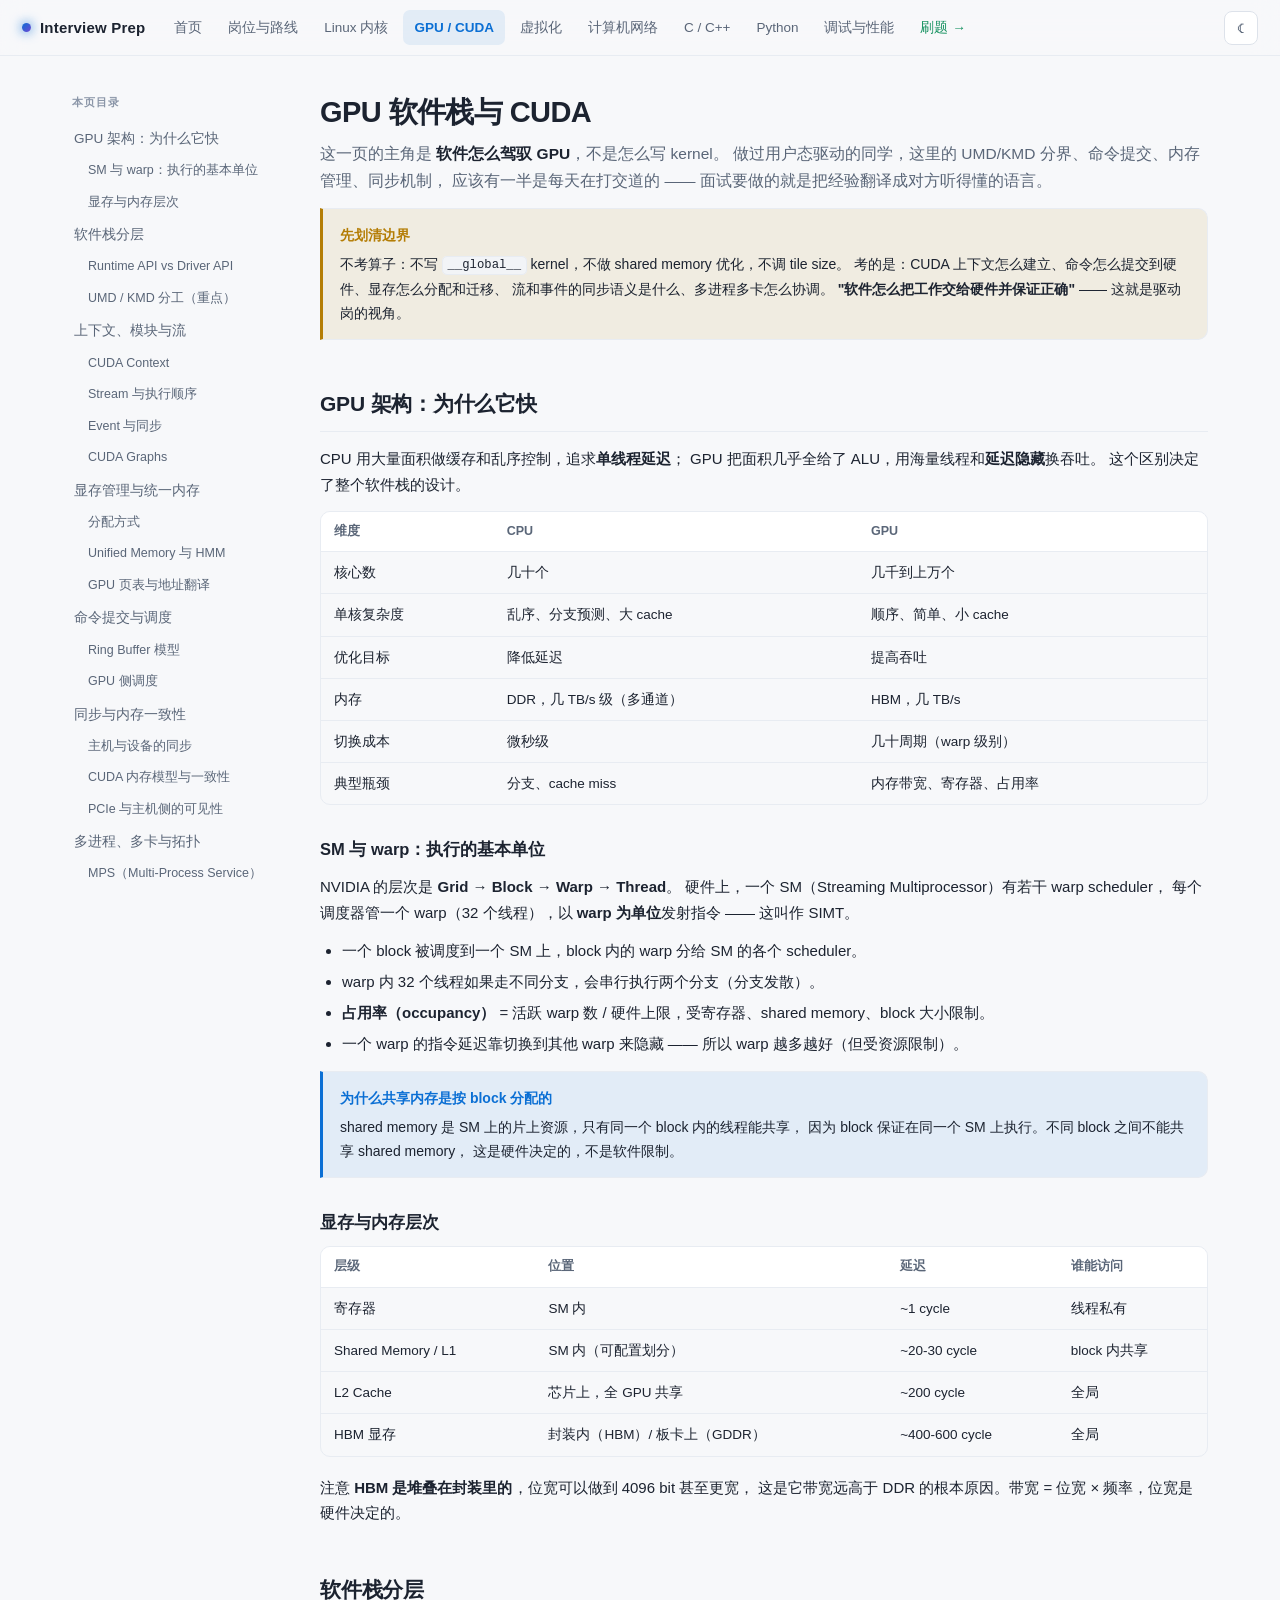
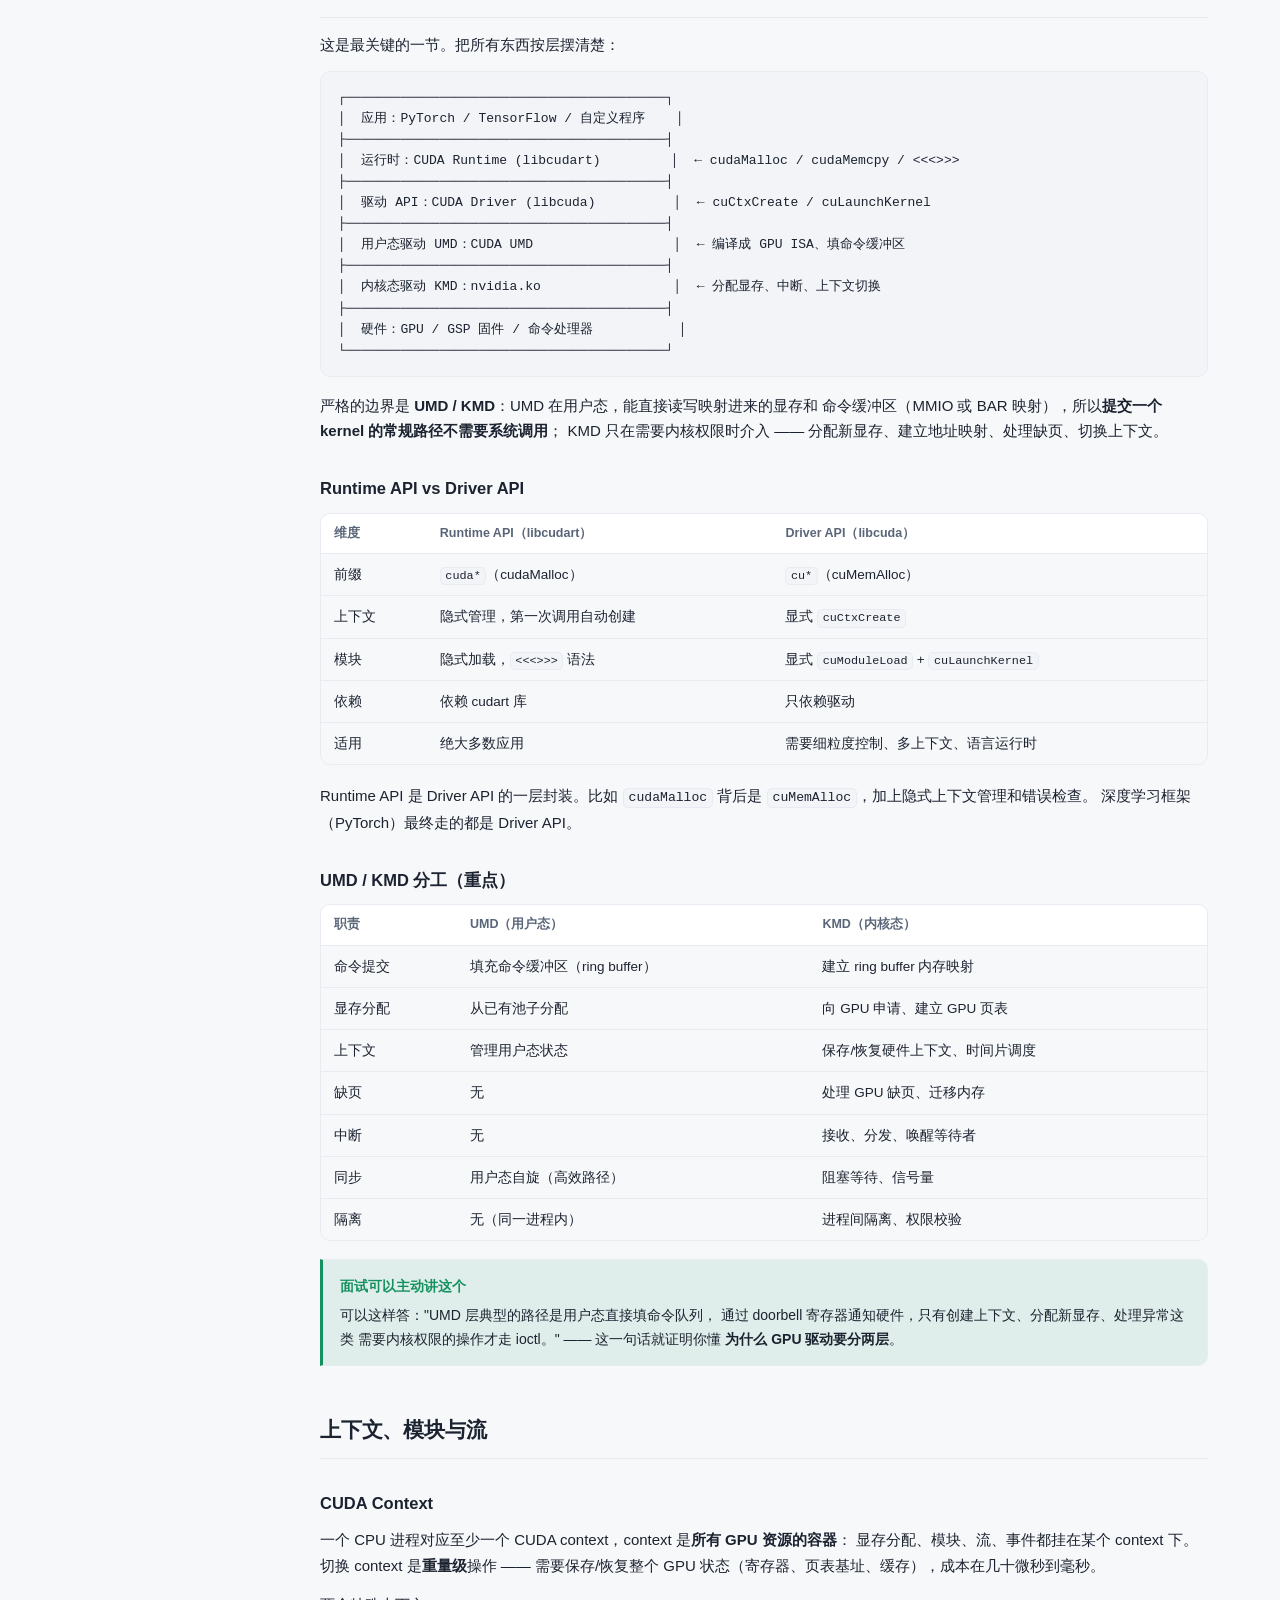
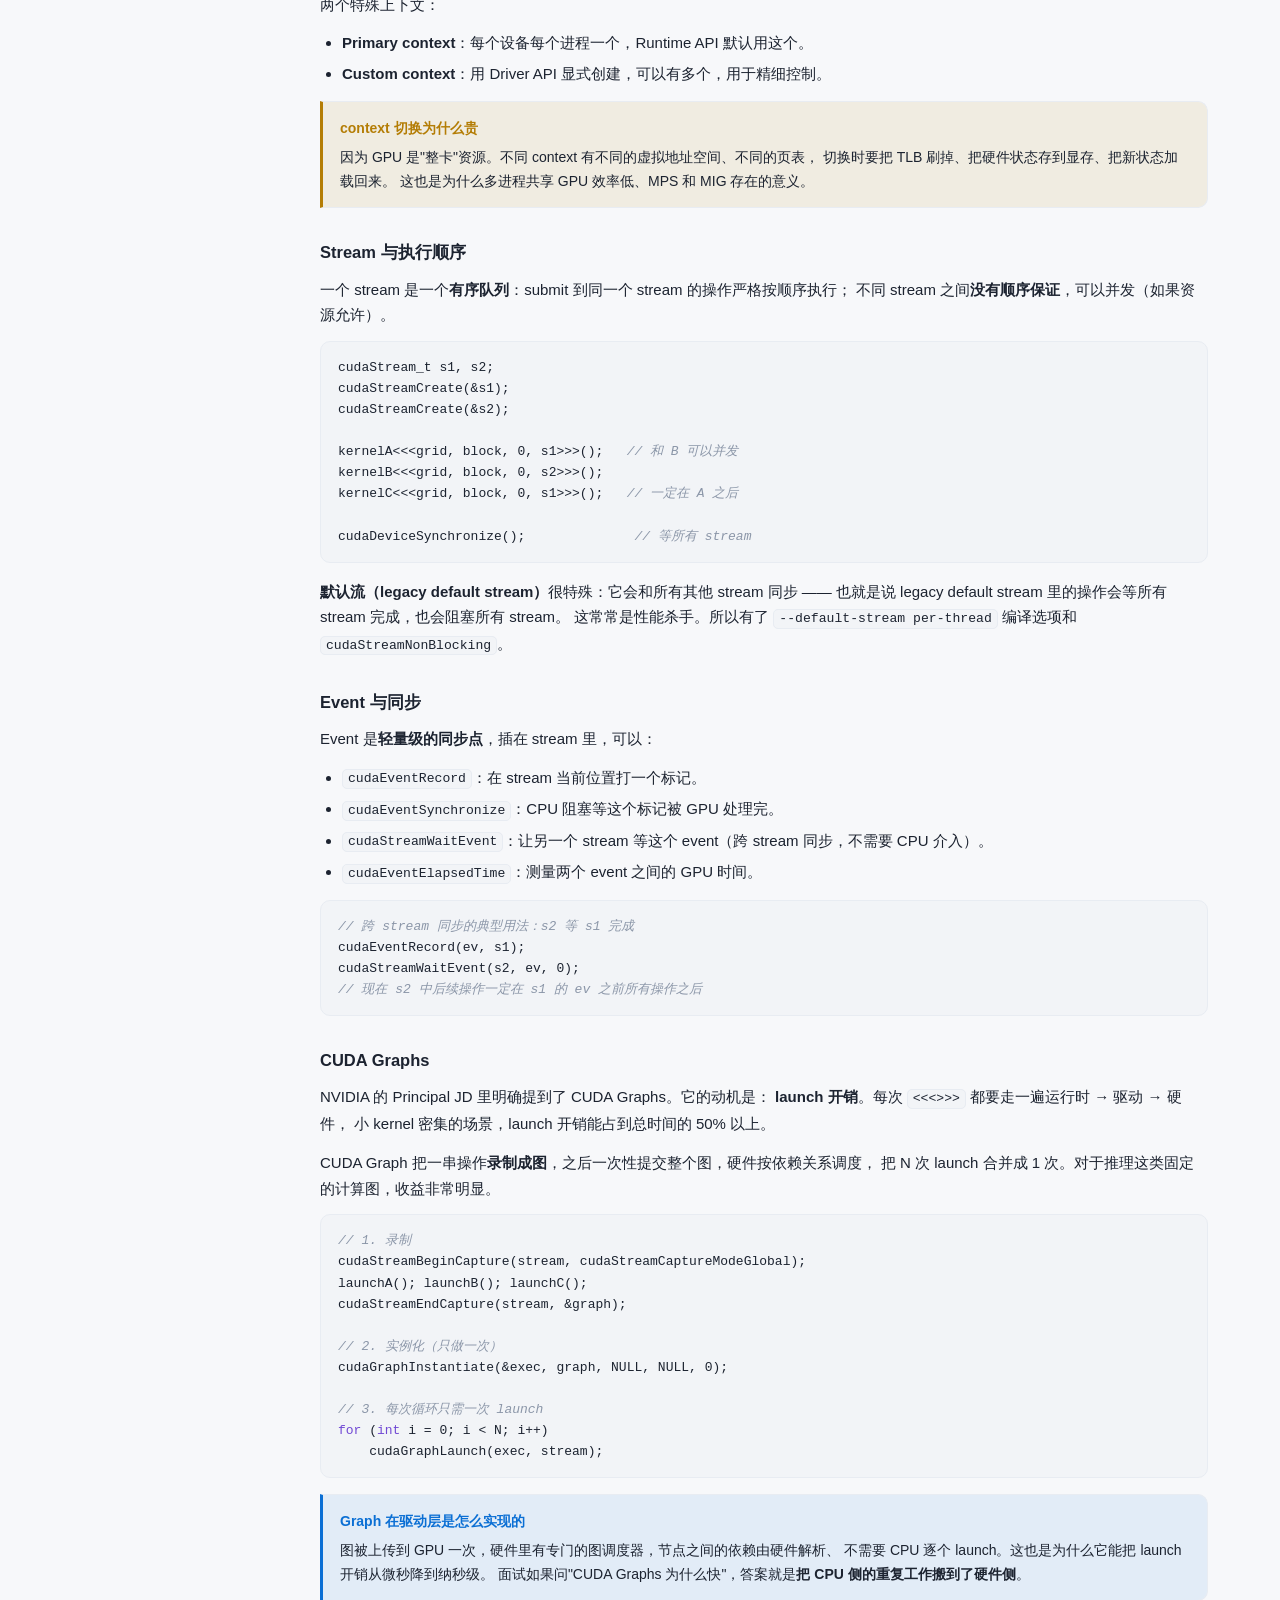
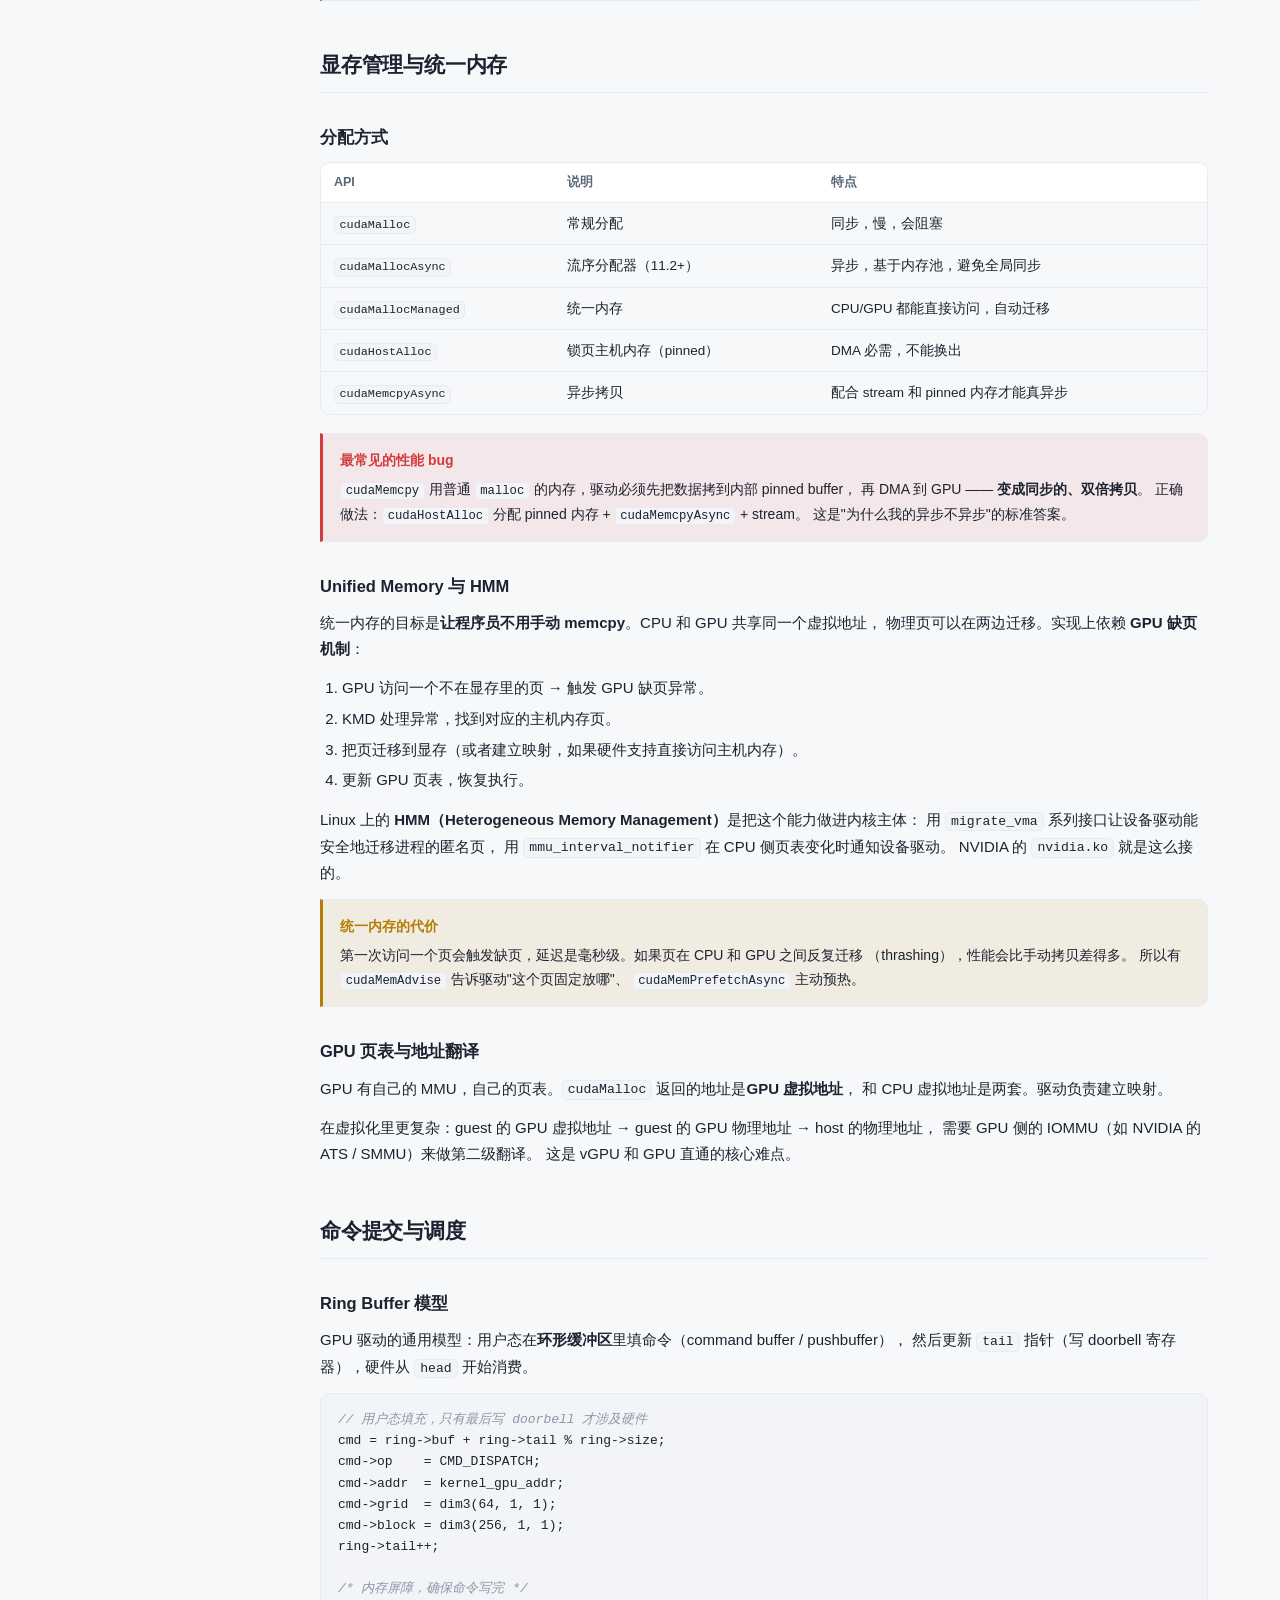
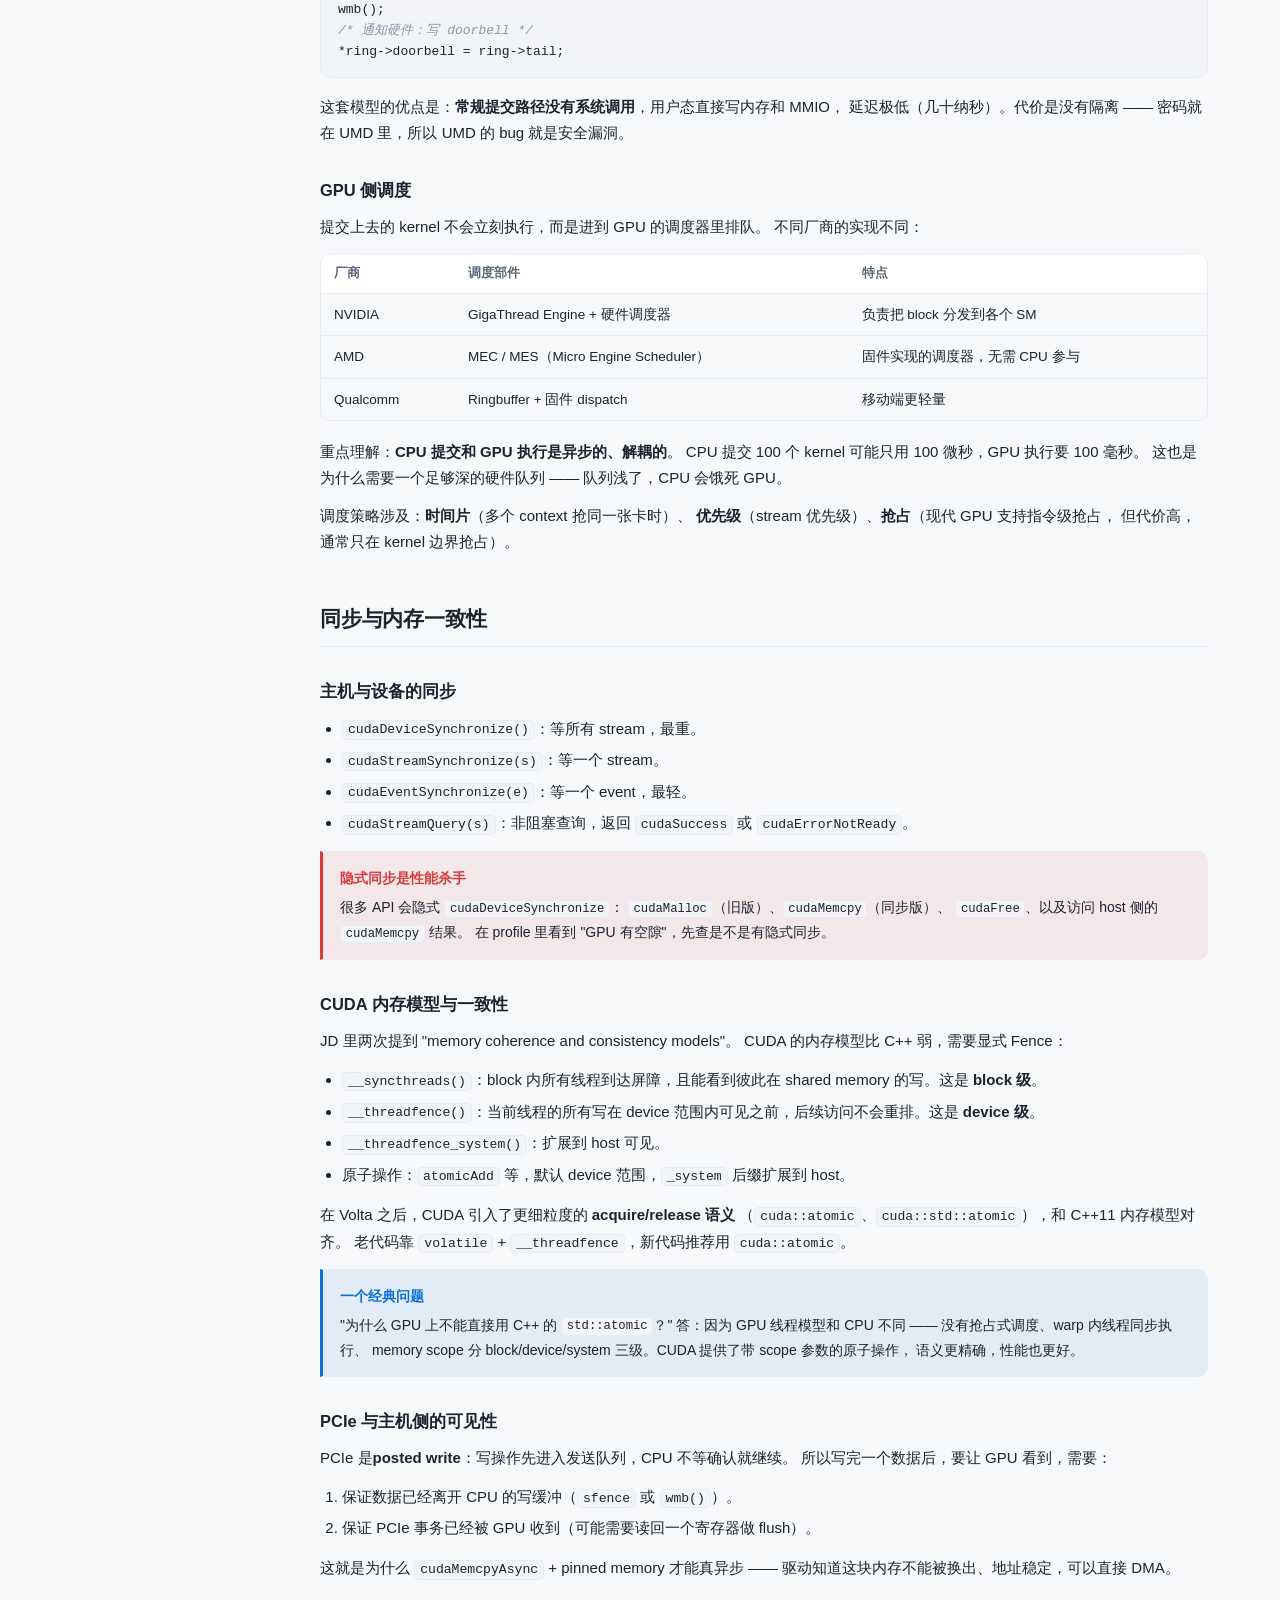
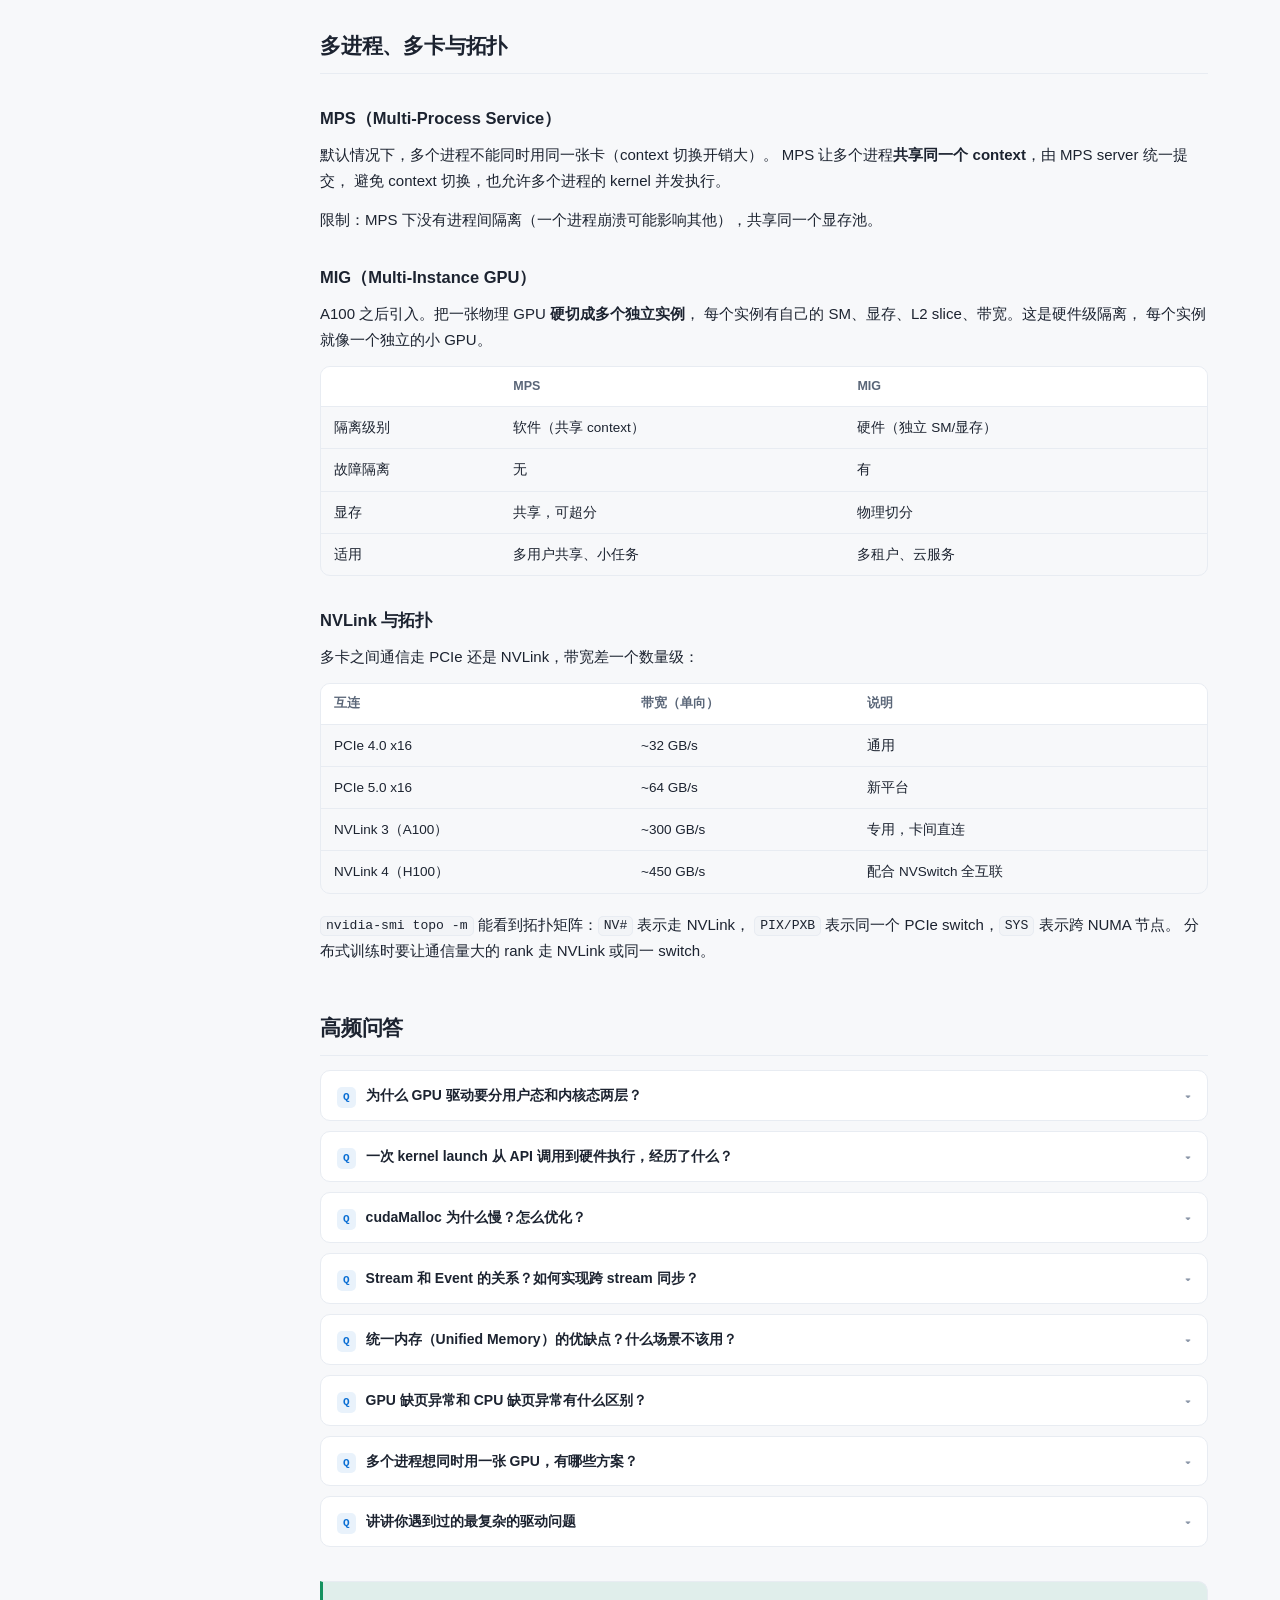
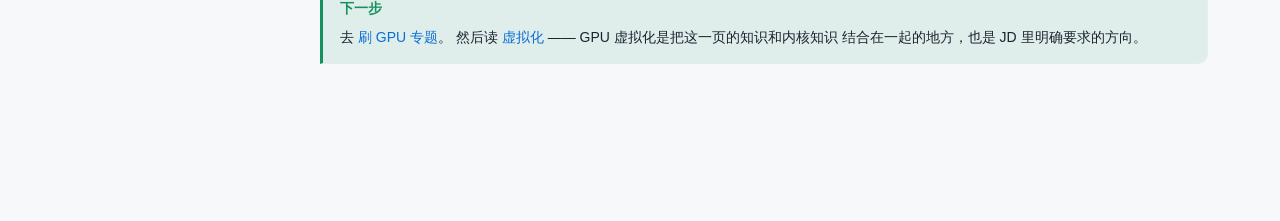
<file: pages/gpu.html>
<!DOCTYPE html>
<html lang="zh-CN">
<head>
<meta charset="utf-8">
<meta name="viewport" content="width=device-width,initial-scale=1">
<title>GPU 软件栈与 CUDA · 面试准备</title>
<link rel="stylesheet" href="../assets/style.css">
</head>
<body data-page="gpu">
<div id="topbar" data-base="../"></div>
<div style="position:sticky;top:56px;z-index:49;height:3px;background:transparent"><i id="read-bar" style="display:block;height:100%;width:0;background:linear-gradient(90deg,var(--accent),var(--purple))"></i></div>

<div class="wrap">
<div class="layout">
  <aside class="sidebar"><div id="toc"></div></aside>

  <main class="content">
    <h1>GPU 软件栈与 CUDA</h1>
    <p style="color:var(--text-dim);font-size:15.5px">
      这一页的主角是 <strong>软件怎么驾驭 GPU</strong>，不是怎么写 kernel。
      做过用户态驱动的同学，这里的 UMD/KMD 分界、命令提交、内存管理、同步机制，
      应该有一半是每天在打交道的 —— 面试要做的就是把经验翻译成对方听得懂的语言。
    </p>

    <div class="box warn">
      <span class="box-title">先划清边界</span>
      不考算子：不写 <code>__global__</code> kernel，不做 shared memory 优化，不调 tile size。
      考的是：CUDA 上下文怎么建立、命令怎么提交到硬件、显存怎么分配和迁移、
      流和事件的同步语义是什么、多进程多卡怎么协调。
      <strong>"软件怎么把工作交给硬件并保证正确"</strong> —— 这就是驱动岗的视角。
    </div>

    <h2 id="arch">GPU 架构：为什么它快</h2>
    <p>
      CPU 用大量面积做缓存和乱序控制，追求<strong>单线程延迟</strong>；
      GPU 把面积几乎全给了 ALU，用海量线程和<strong>延迟隐藏</strong>换吞吐。
      这个区别决定了整个软件栈的设计。
    </p>
    <div class="table-wrap">
      <table>
        <thead><tr><th>维度</th><th>CPU</th><th>GPU</th></tr></thead>
        <tbody>
          <tr><td>核心数</td><td>几十个</td><td>几千到上万个</td></tr>
          <tr><td>单核复杂度</td><td>乱序、分支预测、大 cache</td><td>顺序、简单、小 cache</td></tr>
          <tr><td>优化目标</td><td>降低延迟</td><td>提高吞吐</td></tr>
          <tr><td>内存</td><td>DDR，几 TB/s 级（多通道）</td><td>HBM，几 TB/s</td></tr>
          <tr><td>切换成本</td><td>微秒级</td><td>几十周期（warp 级别）</td></tr>
          <tr><td>典型瓶颈</td><td>分支、cache miss</td><td>内存带宽、寄存器、占用率</td></tr>
        </tbody>
      </table>
    </div>

    <h3 id="sm">SM 与 warp：执行的基本单位</h3>
    <p>
      NVIDIA 的层次是 <strong>Grid → Block → Warp → Thread</strong>。
      硬件上，一个 SM（Streaming Multiprocessor）有若干 warp scheduler，
      每个调度器管一个 warp（32 个线程），以 <strong>warp 为单位</strong>发射指令 —— 这叫作 SIMT。
    </p>
    <ul>
      <li>一个 block 被调度到一个 SM 上，block 内的 warp 分给 SM 的各个 scheduler。</li>
      <li>warp 内 32 个线程如果走不同分支，会串行执行两个分支（分支发散）。</li>
      <li><strong>占用率（occupancy）</strong> = 活跃 warp 数 / 硬件上限，受寄存器、shared memory、block 大小限制。</li>
      <li>一个 warp 的指令延迟靠切换到其他 warp 来隐藏 —— 所以 warp 越多越好（但受资源限制）。</li>
    </ul>
    <div class="box">
      <span class="box-title">为什么共享内存是按 block 分配的</span>
      shared memory 是 SM 上的片上资源，只有同一个 block 内的线程能共享，
      因为 block 保证在同一个 SM 上执行。不同 block 之间不能共享 shared memory，
      这是硬件决定的，不是软件限制。
    </div>

    <h3 id="hbm">显存与内存层次</h3>
    <div class="table-wrap">
      <table>
        <thead><tr><th>层级</th><th>位置</th><th>延迟</th><th>谁能访问</th></tr></thead>
        <tbody>
          <tr><td>寄存器</td><td>SM 内</td><td>~1 cycle</td><td>线程私有</td></tr>
          <tr><td>Shared Memory / L1</td><td>SM 内（可配置划分）</td><td>~20-30 cycle</td><td>block 内共享</td></tr>
          <tr><td>L2 Cache</td><td>芯片上，全 GPU 共享</td><td>~200 cycle</td><td>全局</td></tr>
          <tr><td>HBM 显存</td><td>封装内（HBM）/ 板卡上（GDDR）</td><td>~400-600 cycle</td><td>全局</td></tr>
        </tbody>
      </table>
    </div>
    <p>
      注意 <strong>HBM 是堆叠在封装里的</strong>，位宽可以做到 4096 bit 甚至更宽，
      这是它带宽远高于 DDR 的根本原因。带宽 = 位宽 × 频率，位宽是硬件决定的。
    </p>

    <h2 id="stack">软件栈分层</h2>
    <p>这是最关键的一节。把所有东西按层摆清楚：</p>
    <pre><code>┌─────────────────────────────────────────┐
│  应用：PyTorch / TensorFlow / 自定义程序    │
├─────────────────────────────────────────┤
│  运行时：CUDA Runtime (libcudart)         │  ← cudaMalloc / cudaMemcpy / &lt;&lt;&lt;&gt;&gt;&gt;
├─────────────────────────────────────────┤
│  驱动 API：CUDA Driver (libcuda)          │  ← cuCtxCreate / cuLaunchKernel
├─────────────────────────────────────────┤
│  用户态驱动 UMD：CUDA UMD                  │  ← 编译成 GPU ISA、填命令缓冲区
├─────────────────────────────────────────┤
│  内核态驱动 KMD：nvidia.ko                 │  ← 分配显存、中断、上下文切换
├─────────────────────────────────────────┤
│  硬件：GPU / GSP 固件 / 命令处理器           │
└─────────────────────────────────────────┘</code></pre>
    <p>
      严格的边界是 <strong>UMD / KMD</strong>：UMD 在用户态，能直接读写映射进来的显存和
      命令缓冲区（MMIO 或 BAR 映射），所以<strong>提交一个 kernel 的常规路径不需要系统调用</strong>；
      KMD 只在需要内核权限时介入 —— 分配新显存、建立地址映射、处理缺页、切换上下文。
    </p>

    <h3 id="api-levels">Runtime API vs Driver API</h3>
    <div class="table-wrap">
      <table>
        <thead><tr><th>维度</th><th>Runtime API（libcudart）</th><th>Driver API（libcuda）</th></tr></thead>
        <tbody>
          <tr><td>前缀</td><td><code>cuda*</code>（cudaMalloc）</td><td><code>cu*</code>（cuMemAlloc）</td></tr>
          <tr><td>上下文</td><td>隐式管理，第一次调用自动创建</td><td>显式 <code>cuCtxCreate</code></td></tr>
          <tr><td>模块</td><td>隐式加载，<code>&lt;&lt;&lt;&gt;&gt;&gt;</code> 语法</td><td>显式 <code>cuModuleLoad</code> + <code>cuLaunchKernel</code></td></tr>
          <tr><td>依赖</td><td>依赖 cudart 库</td><td>只依赖驱动</td></tr>
          <tr><td>适用</td><td>绝大多数应用</td><td>需要细粒度控制、多上下文、语言运行时</td></tr>
        </tbody>
      </table>
    </div>
    <p>
      Runtime API 是 Driver API 的一层封装。比如 <code>cudaMalloc</code> 背后是
      <code>cuMemAlloc</code>，加上隐式上下文管理和错误检查。
      深度学习框架（PyTorch）最终走的都是 Driver API。
    </p>

    <h3 id="umd-kmd">UMD / KMD 分工（重点）</h3>
    <div class="table-wrap">
      <table>
        <thead><tr><th>职责</th><th>UMD（用户态）</th><th>KMD（内核态）</th></tr></thead>
        <tbody>
          <tr><td>命令提交</td><td>填充命令缓冲区（ring buffer）</td><td>建立 ring buffer 内存映射</td></tr>
          <tr><td>显存分配</td><td>从已有池子分配</td><td>向 GPU 申请、建立 GPU 页表</td></tr>
          <tr><td>上下文</td><td>管理用户态状态</td><td>保存/恢复硬件上下文、时间片调度</td></tr>
          <tr><td>缺页</td><td>无</td><td>处理 GPU 缺页、迁移内存</td></tr>
          <tr><td>中断</td><td>无</td><td>接收、分发、唤醒等待者</td></tr>
          <tr><td>同步</td><td>用户态自旋（高效路径）</td><td>阻塞等待、信号量</td></tr>
          <tr><td>隔离</td><td>无（同一进程内）</td><td>进程间隔离、权限校验</td></tr>
        </tbody>
      </table>
    </div>
    <div class="box ok">
      <span class="box-title">面试可以主动讲这个</span>
      可以这样答："UMD 层典型的路径是用户态直接填命令队列，
      通过 doorbell 寄存器通知硬件，只有创建上下文、分配新显存、处理异常这类
      需要内核权限的操作才走 ioctl。" —— 这一句话就证明你懂 <strong>为什么 GPU 驱动要分两层</strong>。
    </div>

    <h2 id="context">上下文、模块与流</h2>

    <h3 id="ctx">CUDA Context</h3>
    <p>
      一个 CPU 进程对应至少一个 CUDA context，context 是<strong>所有 GPU 资源的容器</strong>：
      显存分配、模块、流、事件都挂在某个 context 下。切换 context 是<strong>重量级</strong>操作 ——
      需要保存/恢复整个 GPU 状态（寄存器、页表基址、缓存），成本在几十微秒到毫秒。
    </p>
    <p>两个特殊上下文：</p>
    <ul>
      <li><strong>Primary context</strong>：每个设备每个进程一个，Runtime API 默认用这个。</li>
      <li><strong>Custom context</strong>：用 Driver API 显式创建，可以有多个，用于精细控制。</li>
    </ul>
    <div class="box warn">
      <span class="box-title">context 切换为什么贵</span>
      因为 GPU 是"整卡"资源。不同 context 有不同的虚拟地址空间、不同的页表，
      切换时要把 TLB 刷掉、把硬件状态存到显存、把新状态加载回来。
      这也是为什么多进程共享 GPU 效率低、MPS 和 MIG 存在的意义。
    </div>

    <h3 id="stream">Stream 与执行顺序</h3>
    <p>
      一个 stream 是一个<strong>有序队列</strong>：submit 到同一个 stream 的操作严格按顺序执行；
      不同 stream 之间<strong>没有顺序保证</strong>，可以并发（如果资源允许）。
    </p>
    <pre><code>cudaStream_t s1, s2;
cudaStreamCreate(&amp;s1);
cudaStreamCreate(&amp;s2);

kernelA&lt;&lt;&lt;grid, block, 0, s1&gt;&gt;&gt;();   <span class="c">// 和 B 可以并发</span>
kernelB&lt;&lt;&lt;grid, block, 0, s2&gt;&gt;&gt;();
kernelC&lt;&lt;&lt;grid, block, 0, s1&gt;&gt;&gt;();   <span class="c">// 一定在 A 之后</span>

cudaDeviceSynchronize();              <span class="c">// 等所有 stream</span></code></pre>
    <p>
      <strong>默认流（legacy default stream）</strong>很特殊：它会和所有其他 stream 同步 ——
      也就是说 legacy default stream 里的操作会等所有 stream 完成，也会阻塞所有 stream。
      这常常是性能杀手。所以有了 <code>--default-stream per-thread</code> 编译选项和
      <code>cudaStreamNonBlocking</code>。
    </p>

    <h3 id="event">Event 与同步</h3>
    <p>
      Event 是<strong>轻量级的同步点</strong>，插在 stream 里，可以：
    </p>
    <ul>
      <li><code>cudaEventRecord</code>：在 stream 当前位置打一个标记。</li>
      <li><code>cudaEventSynchronize</code>：CPU 阻塞等这个标记被 GPU 处理完。</li>
      <li><code>cudaStreamWaitEvent</code>：让另一个 stream 等这个 event（跨 stream 同步，不需要 CPU 介入）。</li>
      <li><code>cudaEventElapsedTime</code>：测量两个 event 之间的 GPU 时间。</li>
    </ul>
    <pre><code><span class="c">// 跨 stream 同步的典型用法：s2 等 s1 完成</span>
cudaEventRecord(ev, s1);
cudaStreamWaitEvent(s2, ev, 0);
<span class="c">// 现在 s2 中后续操作一定在 s1 的 ev 之前所有操作之后</span></code></pre>

    <h3 id="graphs">CUDA Graphs</h3>
    <p>
      NVIDIA 的 Principal JD 里明确提到了 CUDA Graphs。它的动机是：
      <strong>launch 开销</strong>。每次 <code>&lt;&lt;&lt;&gt;&gt;&gt;</code> 都要走一遍运行时 → 驱动 → 硬件，
      小 kernel 密集的场景，launch 开销能占到总时间的 50% 以上。
    </p>
    <p>
      CUDA Graph 把一串操作<strong>录制成图</strong>，之后一次性提交整个图，硬件按依赖关系调度，
      把 N 次 launch 合并成 1 次。对于推理这类固定的计算图，收益非常明显。
    </p>
    <pre><code><span class="c">// 1. 录制</span>
cudaStreamBeginCapture(stream, cudaStreamCaptureModeGlobal);
launchA(); launchB(); launchC();
cudaStreamEndCapture(stream, &amp;graph);

<span class="c">// 2. 实例化（只做一次）</span>
cudaGraphInstantiate(&amp;exec, graph, NULL, NULL, 0);

<span class="c">// 3. 每次循环只需一次 launch</span>
<span class="k">for</span> (<span class="k">int</span> i = 0; i &lt; N; i++)
    cudaGraphLaunch(exec, stream);</code></pre>
    <div class="box">
      <span class="box-title">Graph 在驱动层是怎么实现的</span>
      图被上传到 GPU 一次，硬件里有专门的图调度器，节点之间的依赖由硬件解析、
      不需要 CPU 逐个 launch。这也是为什么它能把 launch 开销从微秒降到纳秒级。
      面试如果问"CUDA Graphs 为什么快"，答案就是<strong>把 CPU 侧的重复工作搬到了硬件侧</strong>。
    </div>

    <h2 id="memory">显存管理与统一内存</h2>

    <h3 id="alloc">分配方式</h3>
    <div class="table-wrap">
      <table>
        <thead><tr><th>API</th><th>说明</th><th>特点</th></tr></thead>
        <tbody>
          <tr><td><code>cudaMalloc</code></td><td>常规分配</td><td>同步，慢，会阻塞</td></tr>
          <tr><td><code>cudaMallocAsync</code></td><td>流序分配器（11.2+）</td><td>异步，基于内存池，避免全局同步</td></tr>
          <tr><td><code>cudaMallocManaged</code></td><td>统一内存</td><td>CPU/GPU 都能直接访问，自动迁移</td></tr>
          <tr><td><code>cudaHostAlloc</code></td><td>锁页主机内存（pinned）</td><td>DMA 必需，不能换出</td></tr>
          <tr><td><code>cudaMemcpyAsync</code></td><td>异步拷贝</td><td>配合 stream 和 pinned 内存才能真异步</td></tr>
        </tbody>
      </table>
    </div>
    <div class="box danger">
      <span class="box-title">最常见的性能 bug</span>
      <code>cudaMemcpy</code> 用普通 <code>malloc</code> 的内存，驱动必须先把数据拷到内部 pinned buffer，
      再 DMA 到 GPU —— <strong>变成同步的、双倍拷贝</strong>。
      正确做法：<code>cudaHostAlloc</code> 分配 pinned 内存 + <code>cudaMemcpyAsync</code> + stream。
      这是"为什么我的异步不异步"的标准答案。
    </div>

    <h3 id="um">Unified Memory 与 HMM</h3>
    <p>
      统一内存的目标是<strong>让程序员不用手动 memcpy</strong>。CPU 和 GPU 共享同一个虚拟地址，
      物理页可以在两边迁移。实现上依赖 <strong>GPU 缺页机制</strong>：
    </p>
    <ol>
      <li>GPU 访问一个不在显存里的页 → 触发 GPU 缺页异常。</li>
      <li>KMD 处理异常，找到对应的主机内存页。</li>
      <li>把页迁移到显存（或者建立映射，如果硬件支持直接访问主机内存）。</li>
      <li>更新 GPU 页表，恢复执行。</li>
    </ol>
    <p>
      Linux 上的 <strong>HMM（Heterogeneous Memory Management）</strong>是把这个能力做进内核主体：
      用 <code>migrate_vma</code> 系列接口让设备驱动能安全地迁移进程的匿名页，
      用 <code>mmu_interval_notifier</code> 在 CPU 侧页表变化时通知设备驱动。
      NVIDIA 的 <code>nvidia.ko</code> 就是这么接的。
    </p>
    <div class="box warn">
      <span class="box-title">统一内存的代价</span>
      第一次访问一个页会触发缺页，延迟是毫秒级。如果页在 CPU 和 GPU 之间反复迁移
      （thrashing），性能会比手动拷贝差得多。
      所以有 <code>cudaMemAdvise</code> 告诉驱动"这个页固定放哪"、
      <code>cudaMemPrefetchAsync</code> 主动预热。
    </div>

    <h3 id="gpu-page-table">GPU 页表与地址翻译</h3>
    <p>
      GPU 有自己的 MMU，自己的页表。<code>cudaMalloc</code> 返回的地址是<strong>GPU 虚拟地址</strong>，
      和 CPU 虚拟地址是两套。驱动负责建立映射。
    </p>
    <p>
      在虚拟化里更复杂：guest 的 GPU 虚拟地址 → guest 的 GPU 物理地址 → host 的物理地址，
      需要 GPU 侧的 IOMMU（如 NVIDIA 的 ATS / SMMU）来做第二级翻译。
      这是 vGPU 和 GPU 直通的核心难点。
    </p>

    <h2 id="submit">命令提交与调度</h2>

    <h3 id="ring">Ring Buffer 模型</h3>
    <p>
      GPU 驱动的通用模型：用户态在<strong>环形缓冲区</strong>里填命令（command buffer / pushbuffer），
      然后更新 <code>tail</code> 指针（写 doorbell 寄存器），硬件从 <code>head</code> 开始消费。
    </p>
    <pre><code><span class="c">// 用户态填充，只有最后写 doorbell 才涉及硬件</span>
cmd = ring-&gt;buf + ring-&gt;tail % ring-&gt;size;
cmd-&gt;op    = CMD_DISPATCH;
cmd-&gt;addr  = kernel_gpu_addr;
cmd-&gt;grid  = dim3(64, 1, 1);
cmd-&gt;block = dim3(256, 1, 1);
ring-&gt;tail++;

<span class="c">/* 内存屏障，确保命令写完 */</span>
wmb();
<span class="c">/* 通知硬件：写 doorbell */</span>
*ring-&gt;doorbell = ring-&gt;tail;</code></pre>
    <p>
      这套模型的优点是：<strong>常规提交路径没有系统调用</strong>，用户态直接写内存和 MMIO，
      延迟极低（几十纳秒）。代价是没有隔离 —— 密码就在 UMD 里，所以 UMD 的 bug 就是安全漏洞。
    </p>

    <h3 id="gpu-sched">GPU 侧调度</h3>
    <p>
      提交上去的 kernel 不会立刻执行，而是进到 GPU 的调度器里排队。
      不同厂商的实现不同：
    </p>
    <div class="table-wrap">
      <table>
        <thead><tr><th>厂商</th><th>调度部件</th><th>特点</th></tr></thead>
        <tbody>
          <tr><td>NVIDIA</td><td>GigaThread Engine + 硬件调度器</td><td>负责把 block 分发到各个 SM</td></tr>
          <tr><td>AMD</td><td>MEC / MES（Micro Engine Scheduler）</td><td>固件实现的调度器，无需 CPU 参与</td></tr>
          <tr><td>Qualcomm</td><td>Ringbuffer + 固件 dispatch</td><td>移动端更轻量</td></tr>
        </tbody>
      </table>
    </div>
    <p>
      重点理解：<strong>CPU 提交和 GPU 执行是异步的、解耦的</strong>。
      CPU 提交 100 个 kernel 可能只用 100 微秒，GPU 执行要 100 毫秒。
      这也是为什么需要一个足够深的硬件队列 —— 队列浅了，CPU 会饿死 GPU。
    </p>
    <p>
      调度策略涉及：<strong>时间片</strong>（多个 context 抢同一张卡时）、
      <strong>优先级</strong>（stream 优先级）、<strong>抢占</strong>（现代 GPU 支持指令级抢占，
      但代价高，通常只在 kernel 边界抢占）。
    </p>

    <h2 id="sync">同步与内存一致性</h2>

    <h3 id="host-device-sync">主机与设备的同步</h3>
    <ul>
      <li><code>cudaDeviceSynchronize()</code>：等所有 stream，最重。</li>
      <li><code>cudaStreamSynchronize(s)</code>：等一个 stream。</li>
      <li><code>cudaEventSynchronize(e)</code>：等一个 event，最轻。</li>
      <li><code>cudaStreamQuery(s)</code>：非阻塞查询，返回 <code>cudaSuccess</code> 或 <code>cudaErrorNotReady</code>。</li>
    </ul>
    <div class="box danger">
      <span class="box-title">隐式同步是性能杀手</span>
      很多 API 会隐式 <code>cudaDeviceSynchronize</code>：
      <code>cudaMalloc</code>（旧版）、<code>cudaMemcpy</code>（同步版）、
      <code>cudaFree</code>、以及访问 host 侧的 <code>cudaMemcpy</code> 结果。
      在 profile 里看到 "GPU 有空隙"，先查是不是有隐式同步。
    </div>

    <h3 id="memory-model">CUDA 内存模型与一致性</h3>
    <p>
      JD 里两次提到 "memory coherence and consistency models"。
      CUDA 的内存模型比 C++ 弱，需要显式 Fence：
    </p>
    <ul>
      <li><code>__syncthreads()</code>：block 内所有线程到达屏障，且能看到彼此在 shared memory 的写。这是 <strong>block 级</strong>。</li>
      <li><code>__threadfence()</code>：当前线程的所有写在 device 范围内可见之前，后续访问不会重排。这是 <strong>device 级</strong>。</li>
      <li><code>__threadfence_system()</code>：扩展到 host 可见。</li>
      <li>原子操作：<code>atomicAdd</code> 等，默认 device 范围，<code>_system</code> 后缀扩展到 host。</li>
    </ul>
    <p>
      在 Volta 之后，CUDA 引入了更细粒度的 <strong>acquire/release 语义</strong>
      （<code>cuda::atomic</code>、<code>cuda::std::atomic</code>），和 C++11 内存模型对齐。
      老代码靠 <code>volatile</code> + <code>__threadfence</code>，新代码推荐用 <code>cuda::atomic</code>。
    </p>
    <div class="box">
      <span class="box-title">一个经典问题</span>
      "为什么 GPU 上不能直接用 C++ 的 <code>std::atomic</code>？"
      答：因为 GPU 线程模型和 CPU 不同 —— 没有抢占式调度、warp 内线程同步执行、
      memory scope 分 block/device/system 三级。CUDA 提供了带 scope 参数的原子操作，
      语义更精确，性能也更好。
    </div>

    <h3 id="pcie-order">PCIe 与主机侧的可见性</h3>
    <p>
      PCIe 是<strong>posted write</strong>：写操作先进入发送队列，CPU 不等确认就继续。
      所以写完一个数据后，要让 GPU 看到，需要：
    </p>
    <ol>
      <li>保证数据已经离开 CPU 的写缓冲（<code>sfence</code> 或 <code>wmb()</code>）。</li>
      <li>保证 PCIe 事务已经被 GPU 收到（可能需要读回一个寄存器做 flush）。</li>
    </ol>
    <p>
      这就是为什么 <code>cudaMemcpyAsync</code> + pinned memory 才能真异步 ——
      驱动知道这块内存不能被换出、地址稳定，可以直接 DMA。
    </p>

    <h2 id="multi">多进程、多卡与拓扑</h2>

    <h3 id="mps">MPS（Multi-Process Service）</h3>
    <p>
      默认情况下，多个进程不能同时用同一张卡（context 切换开销大）。
      MPS 让多个进程<strong>共享同一个 context</strong>，由 MPS server 统一提交，
      避免 context 切换，也允许多个进程的 kernel 并发执行。
    </p>
    <p>限制：MPS 下没有进程间隔离（一个进程崩溃可能影响其他），共享同一个显存池。</p>

    <h3 id="mig">MIG（Multi-Instance GPU）</h3>
    <p>
      A100 之后引入。把一张物理 GPU <strong>硬切成多个独立实例</strong>，
      每个实例有自己的 SM、显存、L2 slice、带宽。这是硬件级隔离，
      每个实例就像一个独立的小 GPU。
    </p>
    <div class="table-wrap">
      <table>
        <thead><tr><th></th><th>MPS</th><th>MIG</th></tr></thead>
        <tbody>
          <tr><td>隔离级别</td><td>软件（共享 context）</td><td>硬件（独立 SM/显存）</td></tr>
          <tr><td>故障隔离</td><td>无</td><td>有</td></tr>
          <tr><td>显存</td><td>共享，可超分</td><td>物理切分</td></tr>
          <tr><td>适用</td><td>多用户共享、小任务</td><td>多租户、云服务</td></tr>
        </tbody>
      </table>
    </div>

    <h3 id="topology">NVLink 与拓扑</h3>
    <p>
      多卡之间通信走 PCIe 还是 NVLink，带宽差一个数量级：
    </p>
    <div class="table-wrap">
      <table>
        <thead><tr><th>互连</th><th>带宽（单向）</th><th>说明</th></tr></thead>
        <tbody>
          <tr><td>PCIe 4.0 x16</td><td>~32 GB/s</td><td>通用</td></tr>
          <tr><td>PCIe 5.0 x16</td><td>~64 GB/s</td><td>新平台</td></tr>
          <tr><td>NVLink 3（A100）</td><td>~300 GB/s</td><td>专用，卡间直连</td></tr>
          <tr><td>NVLink 4（H100）</td><td>~450 GB/s</td><td>配合 NVSwitch 全互联</td></tr>
        </tbody>
      </table>
    </div>
    <p>
      <code>nvidia-smi topo -m</code> 能看到拓扑矩阵：<code>NV#</code> 表示走 NVLink，
      <code>PIX/PXB</code> 表示同一个 PCIe switch，<code>SYS</code> 表示跨 NUMA 节点。
      分布式训练时要让通信量大的 rank 走 NVLink 或同一 switch。
    </p>

    <h2 id="qa">高频问答</h2>

    <details class="qa">
      <summary>为什么 GPU 驱动要分用户态和内核态两层？</summary>
      <div class="a">
        <p><strong>性能</strong>：命令提交如果每次都走系统调用，开销太大。UMD 直接写映射进用户态的
        命令缓冲区，一次 launch 只需几十纳秒；如果走 ioctl，每次至少几微秒。</p>
        <p><strong>安全</strong>：真正的危险操作 —— 分配显存、改页表、访问硬件寄存器 —— 必须有内核把关，
        否则一个用户进程就能破坏其他进程甚至整机。</p>
        <p><strong>抽象</strong>：KMD 提供最小可用的能力（<code>alloc</code>、<code>map</code>、<code>submit</code>、<code>wait</code>），
        UMD 在此之上实现完整的 API（CUDA / Vulkan / OpenCL）。同一个 KMD 可以支撑多个 API。</p>
        <p>这就是 DRM 的子系统的设计哲学，也是 NVIDIA 从闭源 <code>nvidia.ko</code> 分出一个
        很小的 <code>nvidia-drm.ko</code> 接进标准 DRM 框架的原因。</p>
      </div>
    </details>

    <details class="qa">
      <summary>一次 kernel launch 从 API 调用到硬件执行，经历了什么？</summary>
      <div class="a">
        <ol>
          <li><code>kernel&lt;&lt;&lt;&gt;&gt;&gt;()</code> → Runtime 检查上下文、参数、错误。</li>
          <li>Runtime 把参数打包成驱动期望的格式，调用 Driver API（<code>cuLaunchKernel</code>）。</li>
          <li>UMD 把命令写进命令缓冲区，写入 kernel 的 GPU 虚拟地址、grid/block 维度、参数地址。</li>
          <li>UMD 更新 ring buffer 的 tail，写 doorbell 寄存器通知硬件。</li>
          <li>GPU 的 front-end 解析命令，把 block 分发到 SM（GigaThread Engine）。</li>
          <li>SM 里的 warp scheduler 依次发射线程执行。</li>
          <li>执行完，GPU 写完成信号，触发中断（或被 poll 到），KMD 唤醒等待者。</li>
        </ol>
        <p><strong>追问</strong>：如果 kernel 参数很大（超过 4KB），怎么办？驱动会把它放到一个特殊的 constant bank，
        或者从显存里的一个 buffer 读，而不是塞进命令缓冲区。</p>
      </div>
    </details>

    <details class="qa">
      <summary>cudaMalloc 为什么慢？怎么优化？</summary>
      <div class="a">
        <p><code>cudaMalloc</code> 慢的原因：① 它是同步的，会等待所有正在进行的操作完成；
        ② 每次都要向 KMD 请求新的显存、建立 GPU 页表项；③ 可能有碎片整理。</p>
        <p>优化：</p>
        <ul>
          <li><strong>内存池</strong>：一次大块分配，自己管理。PyTorch 的 caching allocator 就是这个思路。</li>
          <li><code>cudaMallocAsync</code>：流序分配器，基于内存池，异步，不会全局同步。</li>
          <li>避免在热路径里分配/释放，预分配 + 复用。</li>
        </ul>
        <p>面试常追问：PyTorch 的显存碎片是怎么产生的？因为不同大小的 tensor 交错分配释放，
        大块空闲但被小 tensor 占用而无法合并。</p>
      </div>
    </details>

    <details class="qa">
      <summary>Stream 和 Event 的关系？如何实现跨 stream 同步？</summary>
      <div class="a">
        <p>Stream 是<strong>执行队列</strong>，Event 是<strong>队列中的标记</strong>。</p>
        <p>跨 stream 同步：<code>cudaEventRecord(ev, s1)</code> 在 s1 中打点，
        <code>cudaStreamWaitEvent(s2, ev, 0)</code> 让 s2 等待。整个过程<strong>不需要 CPU 介入</strong>，
        是 GPU 侧的同步。</p>
        <p>对比：<code>cudaStreamSynchronize</code> 是 CPU 等待，会让 CPU 阻塞；
        Event 可以在不阻塞 CPU 的情况下建立依赖。</p>
        <p>典型场景：多 stream 流水线 —— s1 做数据预处理，s2 做计算，
        用 event 让 s2 等 s1 的每一批数据，实现流水并行。</p>
      </div>
    </details>

    <details class="qa">
      <summary>统一内存（Unified Memory）的优缺点？什么场景不该用？</summary>
      <div class="a">
        <p><strong>优点</strong>：编程简单，不用手动 memcpy；支持超分配（申请超过显存的量）；
        支持 GPU 直接访问主机内存（zero-copy）。</p>
        <p><strong>缺点</strong>：</p>
        <ul>
          <li>首次访问缺页，延迟高。</li>
          <li>页迁移开销大，thrashing 时性能极差。</li>
          <li>实现依赖 GPU 硬件支持（页错误处理），老的 GPU 不支持精细粒度。</li>
        </ul>
        <p><strong>不该用的场景</strong>：数据量固定且能预知、追求极致性能的训练场景 ——
        手动 <code>cudaMemcpyAsync</code> + pinned memory 更快更可控。
        统一内存更适合<strong>数据量动态、开发效率优先</strong>的场景，比如原型开发和某些推理场景。</p>
      </div>
    </details>

    <details class="qa">
      <summary>GPU 缺页异常和 CPU 缺页异常有什么区别？</summary>
      <div class="a">
        <p><strong>CPU</strong>：页错误由 MMU 触发，内核的 <code>do_page_fault</code> 处理，
        进程被挂起，处理完恢复。</p>
        <p><strong>GPU</strong>：页错误由 GPU 的 MMU 触发，通过中断通知 KMD，
        KMD 查页表、找对应主机页、迁移到显存、更新 GPU 页表，然后恢复 GPU 执行。</p>
        <p>难点：① GPU 有大量并发线程，一个缺页可能阻塞整个 warp；
        ② 缺页处理涉及 GPU 和 CPU 两个页表，要保证一致性；
        ③ 在虚拟化环境下还有第三层翻译。</p>
        <p>NVIDIA 的 <code>HMM</code> + <code>mmu_interval_notifier</code> 就是解决这个问题的
        内核机制：当 CPU 侧页表变化（比如页被换出），通知 GPU 驱动，驱动再更新 GPU 侧映射。</p>
      </div>
    </details>

    <details class="qa">
      <summary>多个进程想同时用一张 GPU，有哪些方案？</summary>
      <div class="a">
        <table style="margin:8px 0">
          <tr><th>方案</th><th>原理</th><th>隔离</th><th>性能</th></tr>
          <tr><td>串行（默认）</td><td>时间片轮转 context</td><td>强</td><td>差（切换开销）</td></tr>
          <tr><td>MPS</td><td>共享 context，统一提交</td><td>无</td><td>好</td></tr>
          <tr><td>MIG</td><td>硬件切分</td><td>强</td><td>接近原生</td></tr>
          <tr><td>vGPU</td><td>虚拟化环境，软件模拟</td><td>强</td><td>中等</td></tr>
          <tr><td>SR-IOV</td><td>虚拟化硬件直通</td><td>强</td><td>接近原生</td></tr>
        </table>
        <p>选择依据：要不要隔离？要不要弹性？能不能接受性能损失？</p>
      </div>
    </details>

    <details class="qa">
      <summary>讲讲你遇到过的最复杂的驱动问题</summary>
      <div class="a">
        <p>这是 STAR 题，但驱动岗有特定的<strong>加分点</strong>：</p>
        <ul>
          <li><strong>强调时序问题</strong>：不是逻辑错，是并发下的竞态。比如"多线程同时提交，命令缓冲区指针错乱"。</li>
          <li><strong>强调定位手段</strong>：怎么发现的？用什么工具？dmesg、ftrace、硬件计数器、还是自己加 trace？</li>
          <li><strong>强调验证</strong>：修完怎么证明修对了？跑了多少轮压力测试？有没有用 KCSAN / TSAN？</li>
          <li><strong>强调影响</strong>：这个问题影响了什么？修完提升了多少？</li>
        </ul>
        <p>不要讲"我实现了 XX 功能"，要讲"我定位并解决了一个 XX 问题"——
        资深岗看的是<strong>解决未知问题的能力</strong>，不是执行已知需求的能力。</p>
      </div>
    </details>

    <div class="box ok" style="margin-top:34px">
      <span class="box-title">下一步</span>
      去 <a href="../quiz/index.html?cat=gpu">刷 GPU 专题</a>。
      然后读 <a href="virt.html">虚拟化</a> —— GPU 虚拟化是把这一页的知识和内核知识
      结合在一起的地方，也是 JD 里明确要求的方向。
    </div>
  </main>
</div>
</div>
<script src="../assets/app.js"></script>
</body>
</html>
</file>
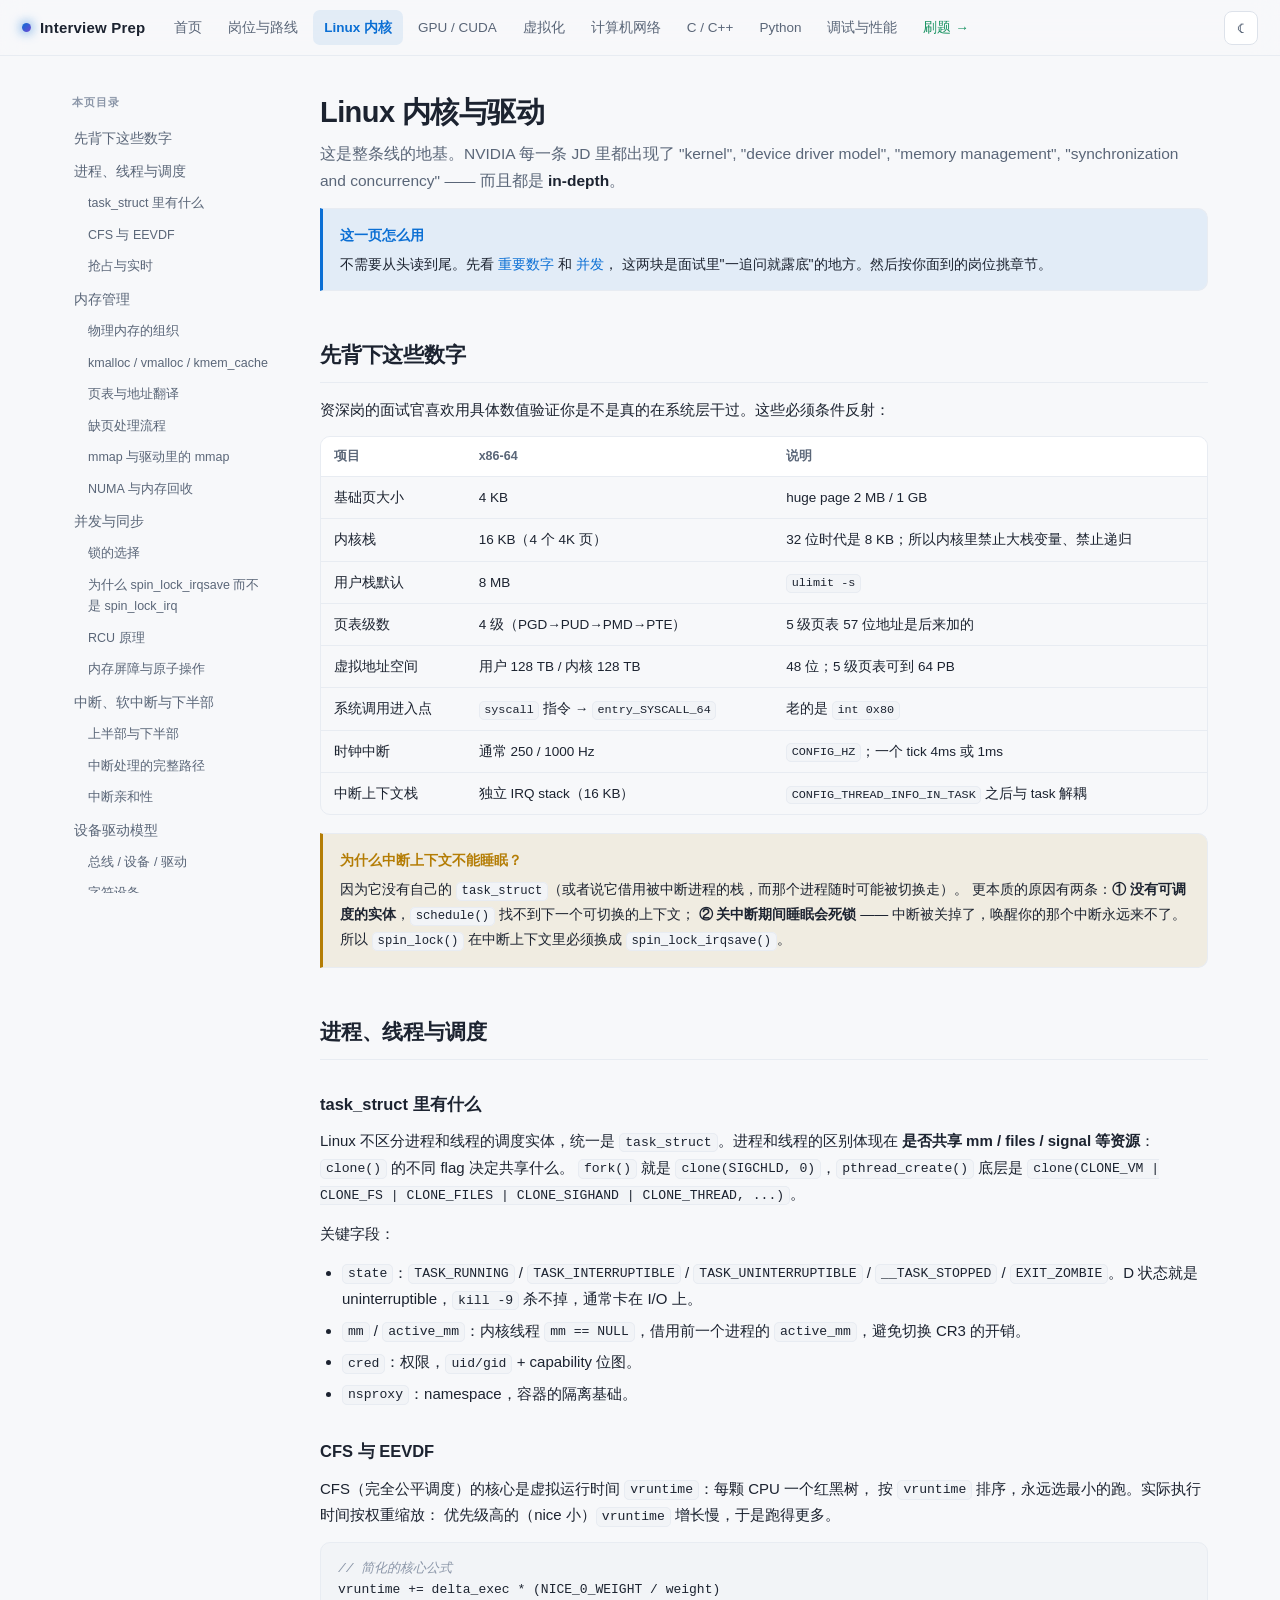
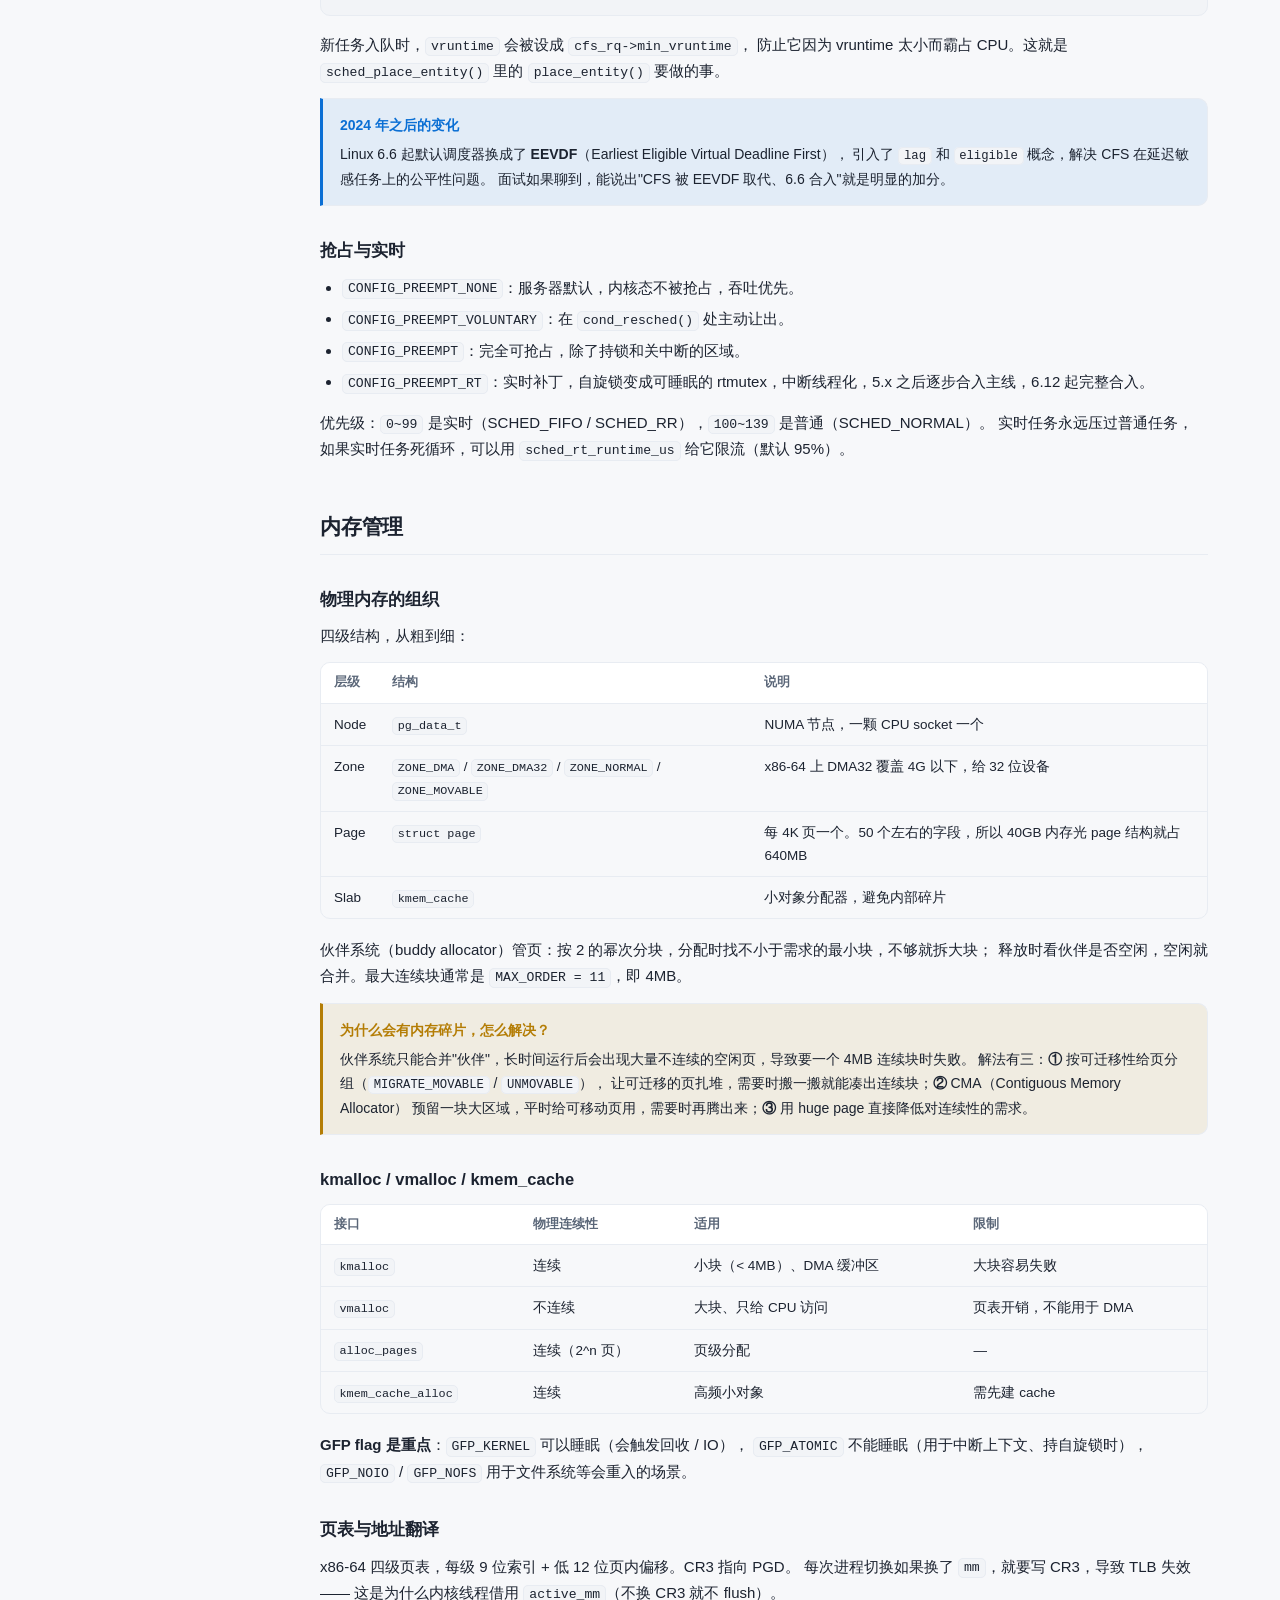
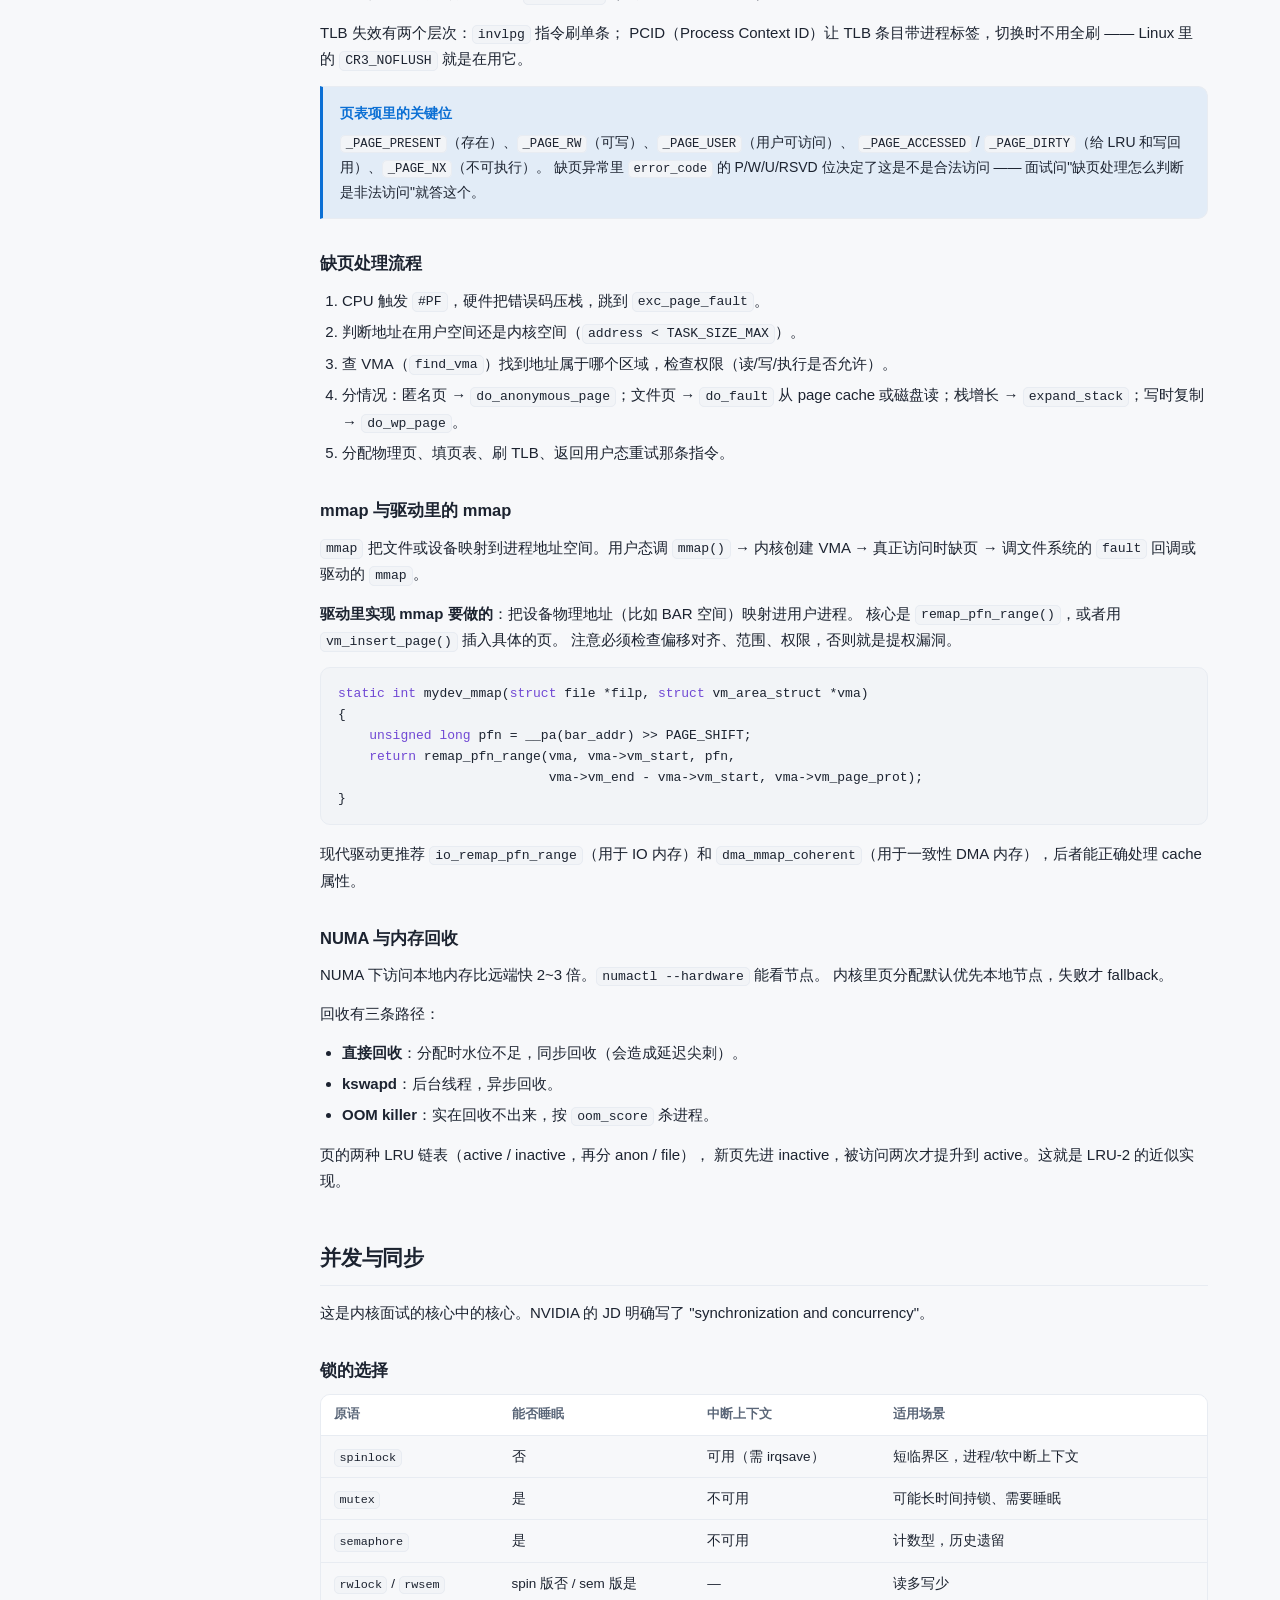
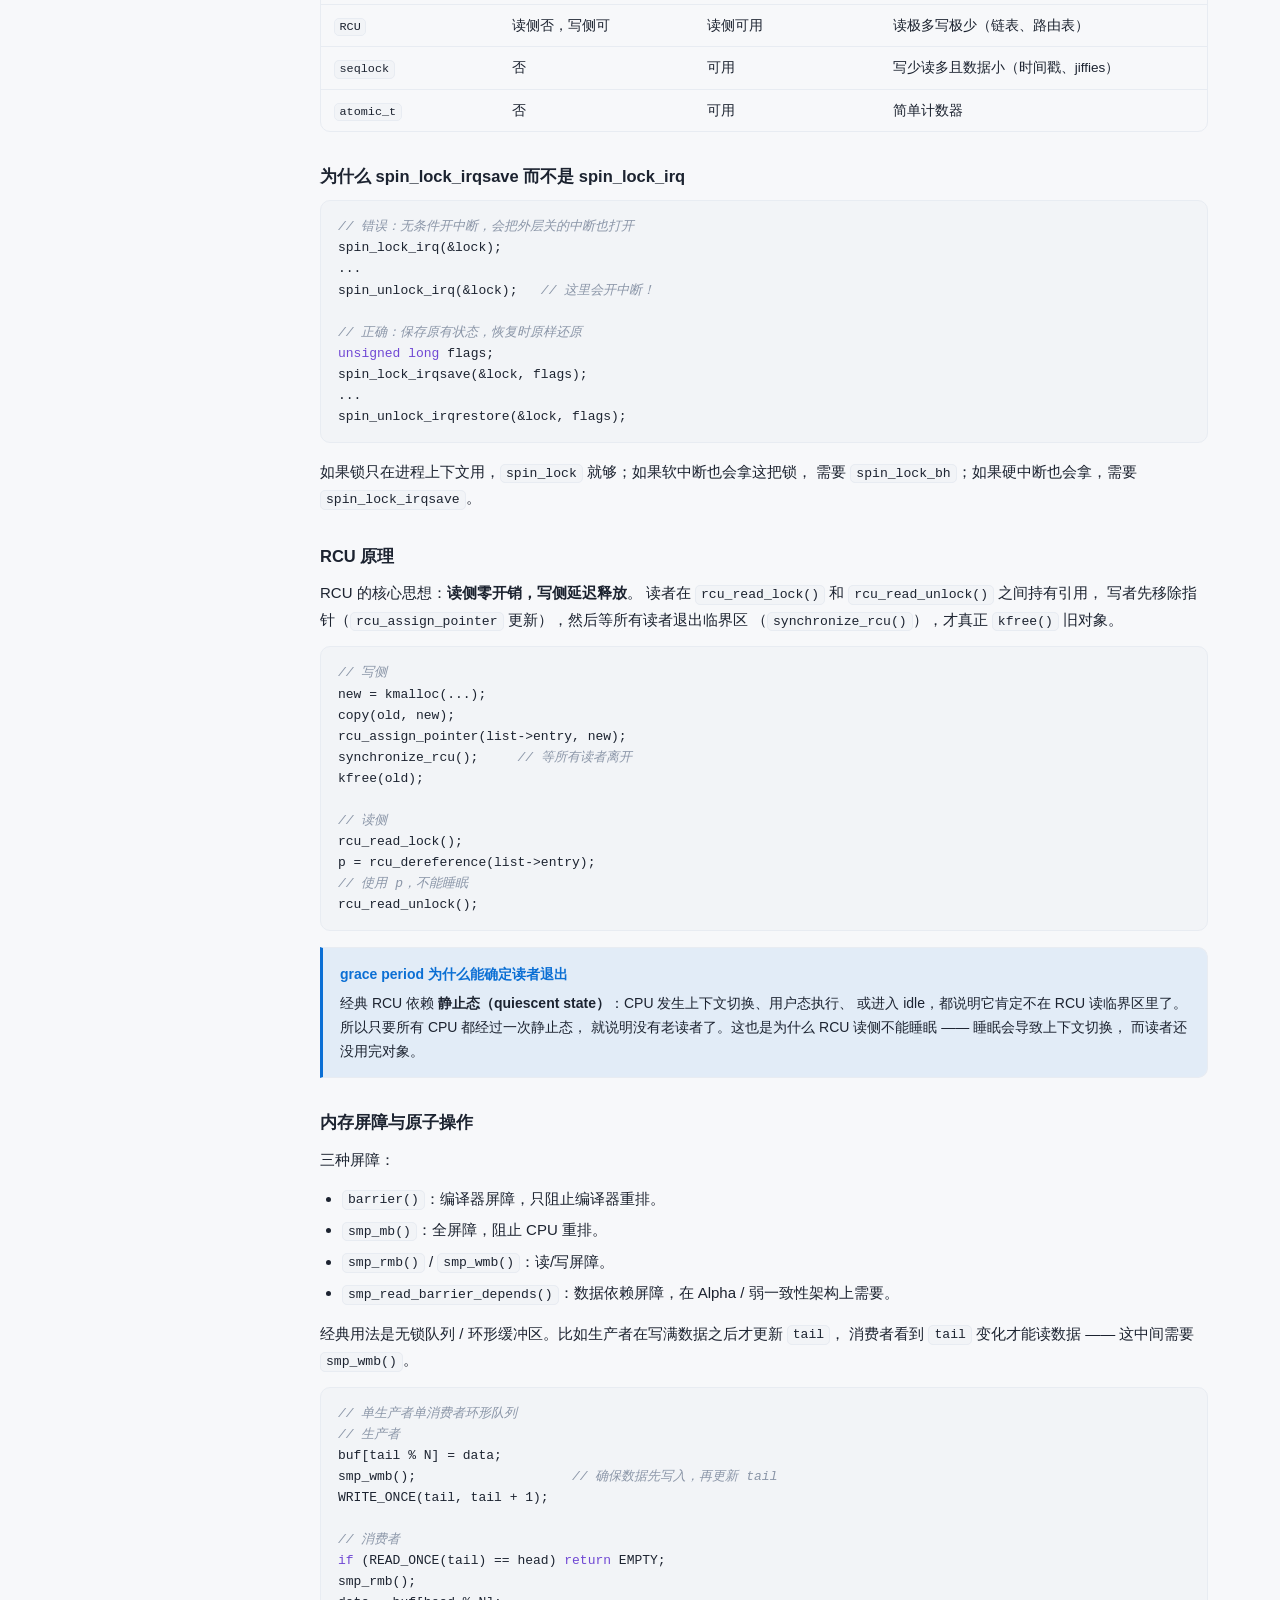
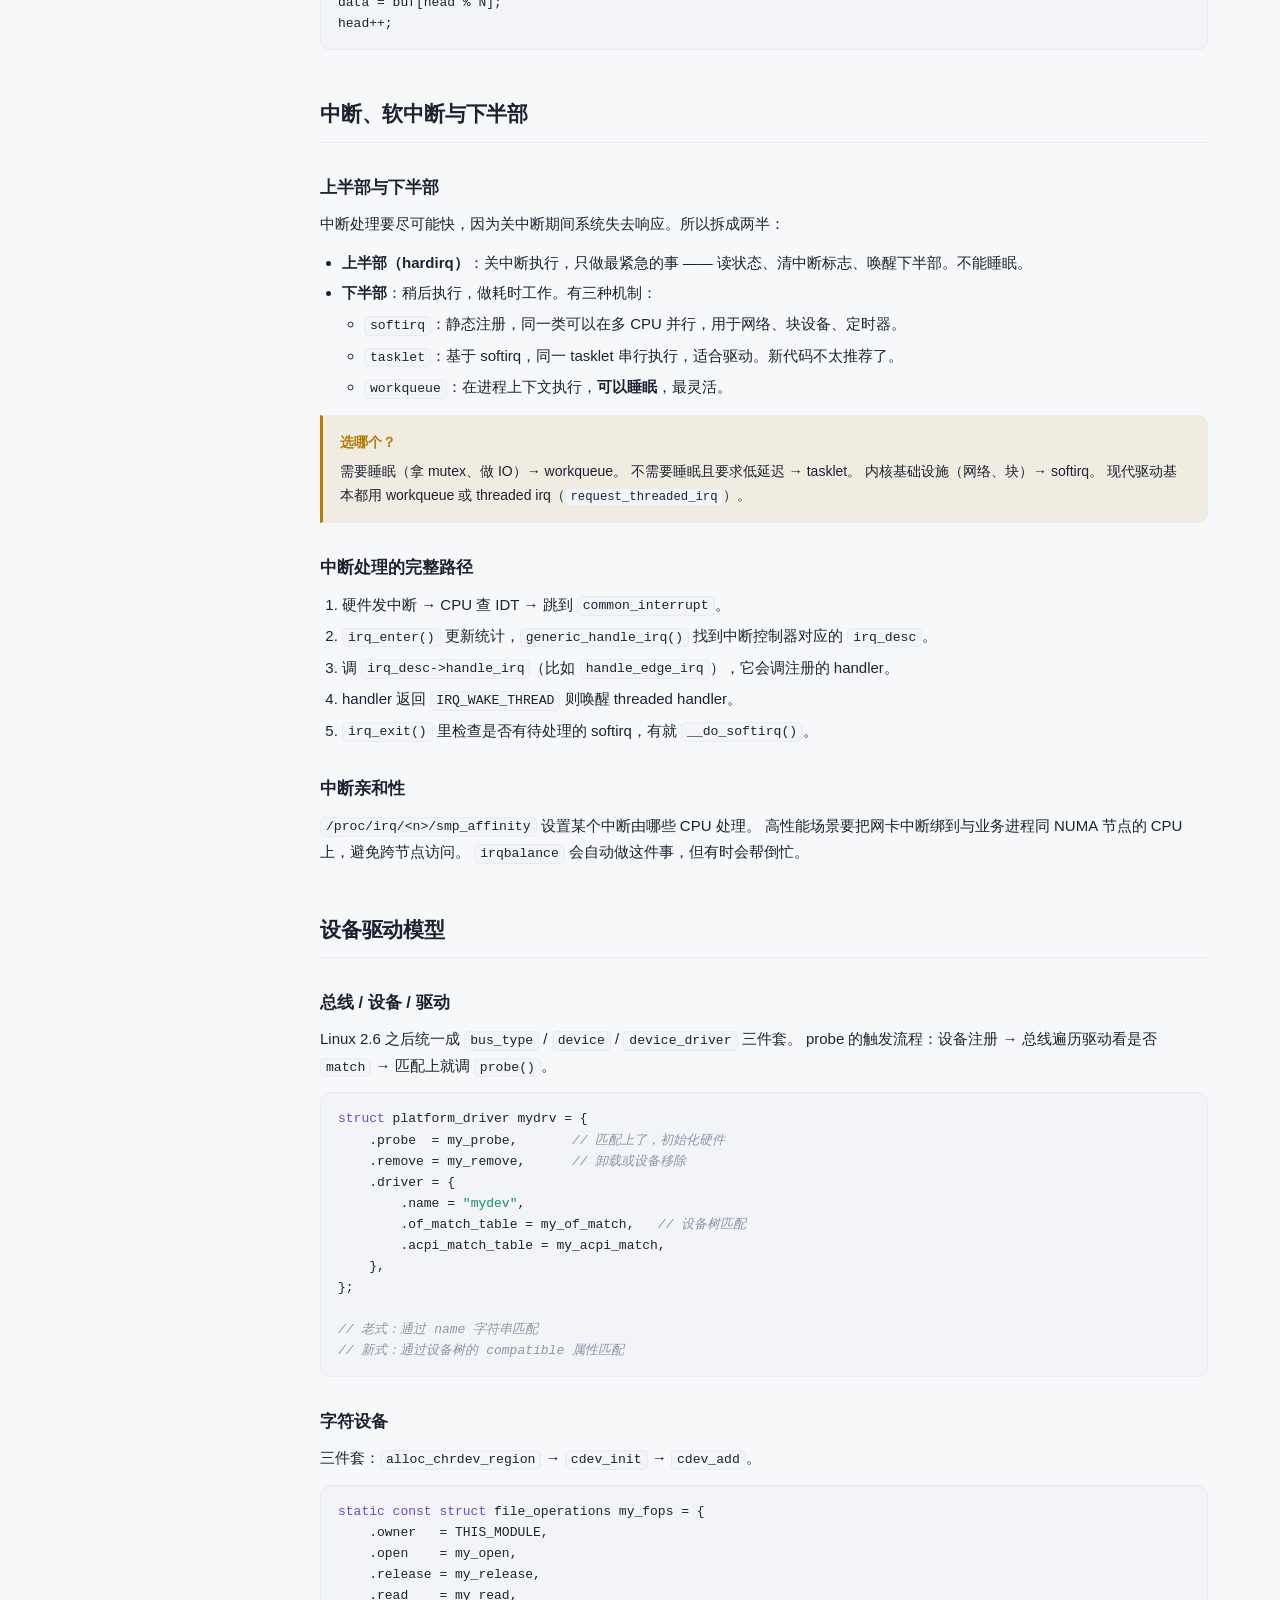
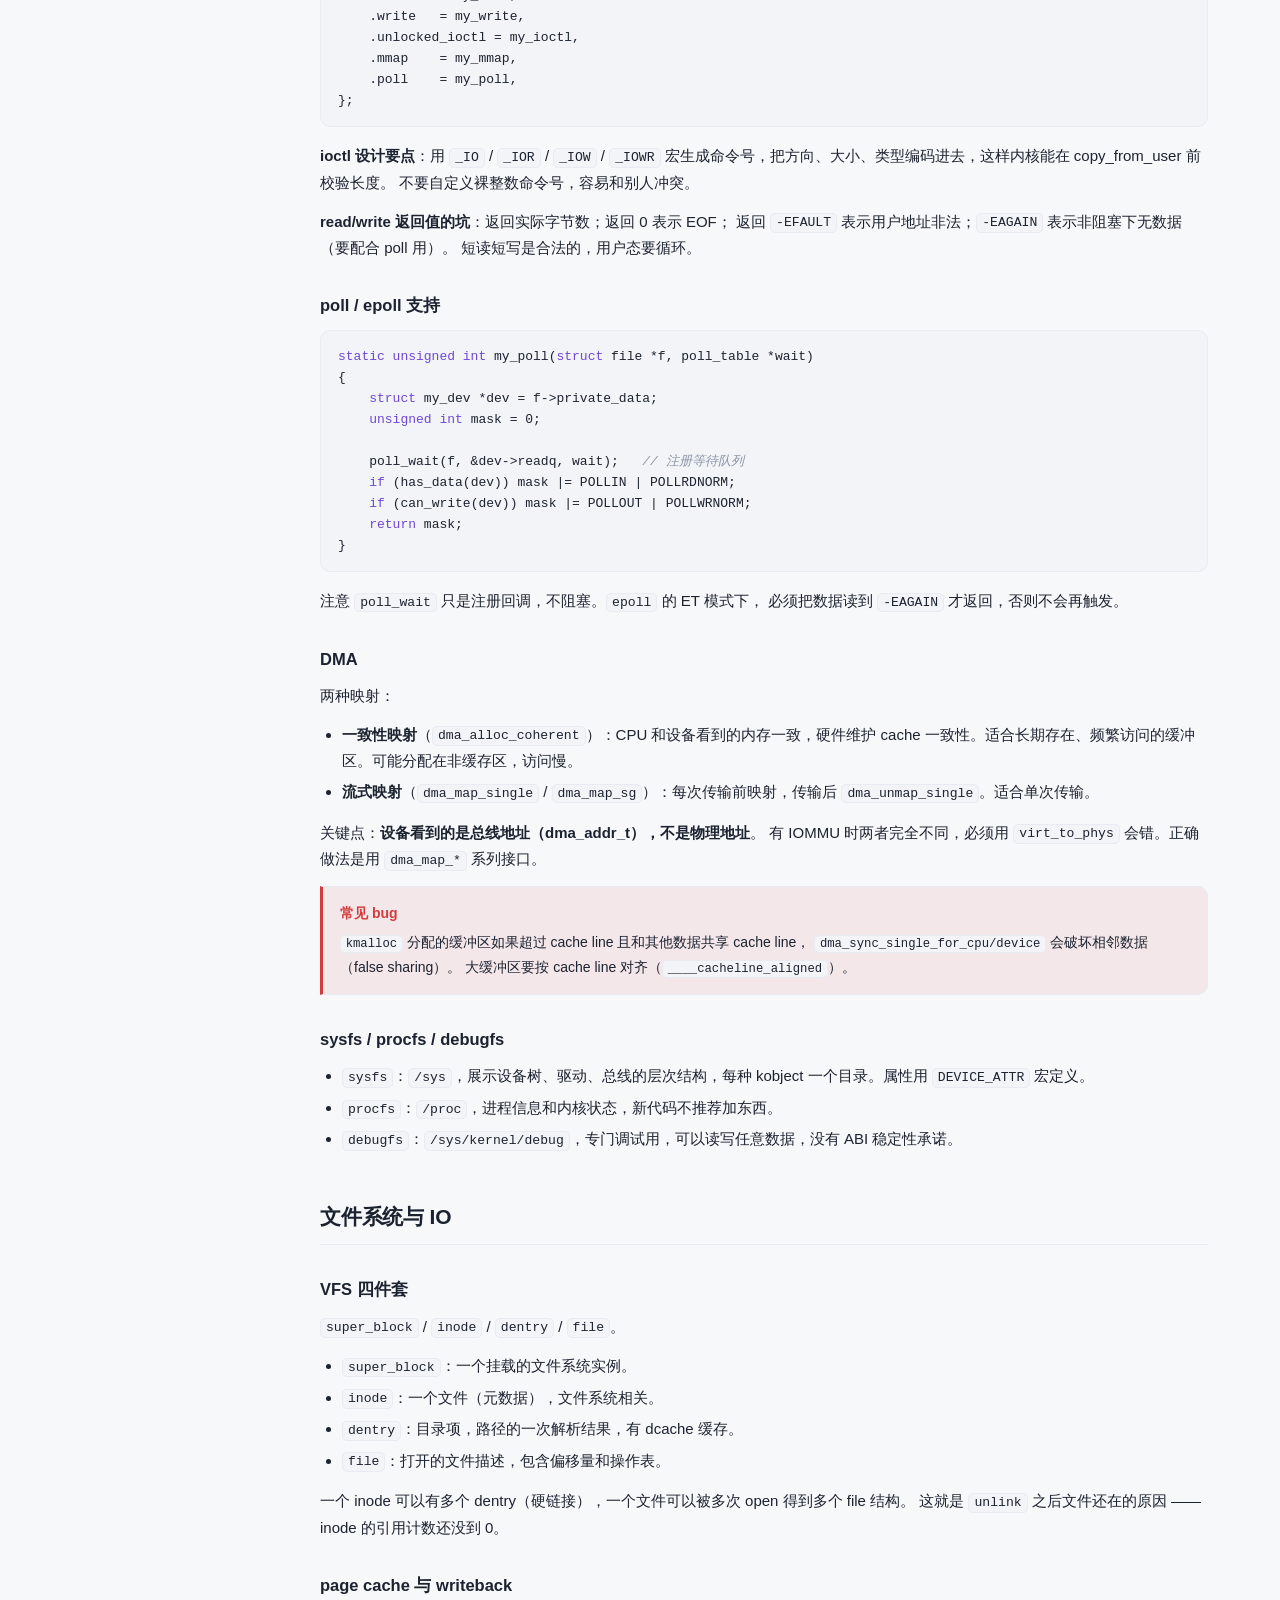
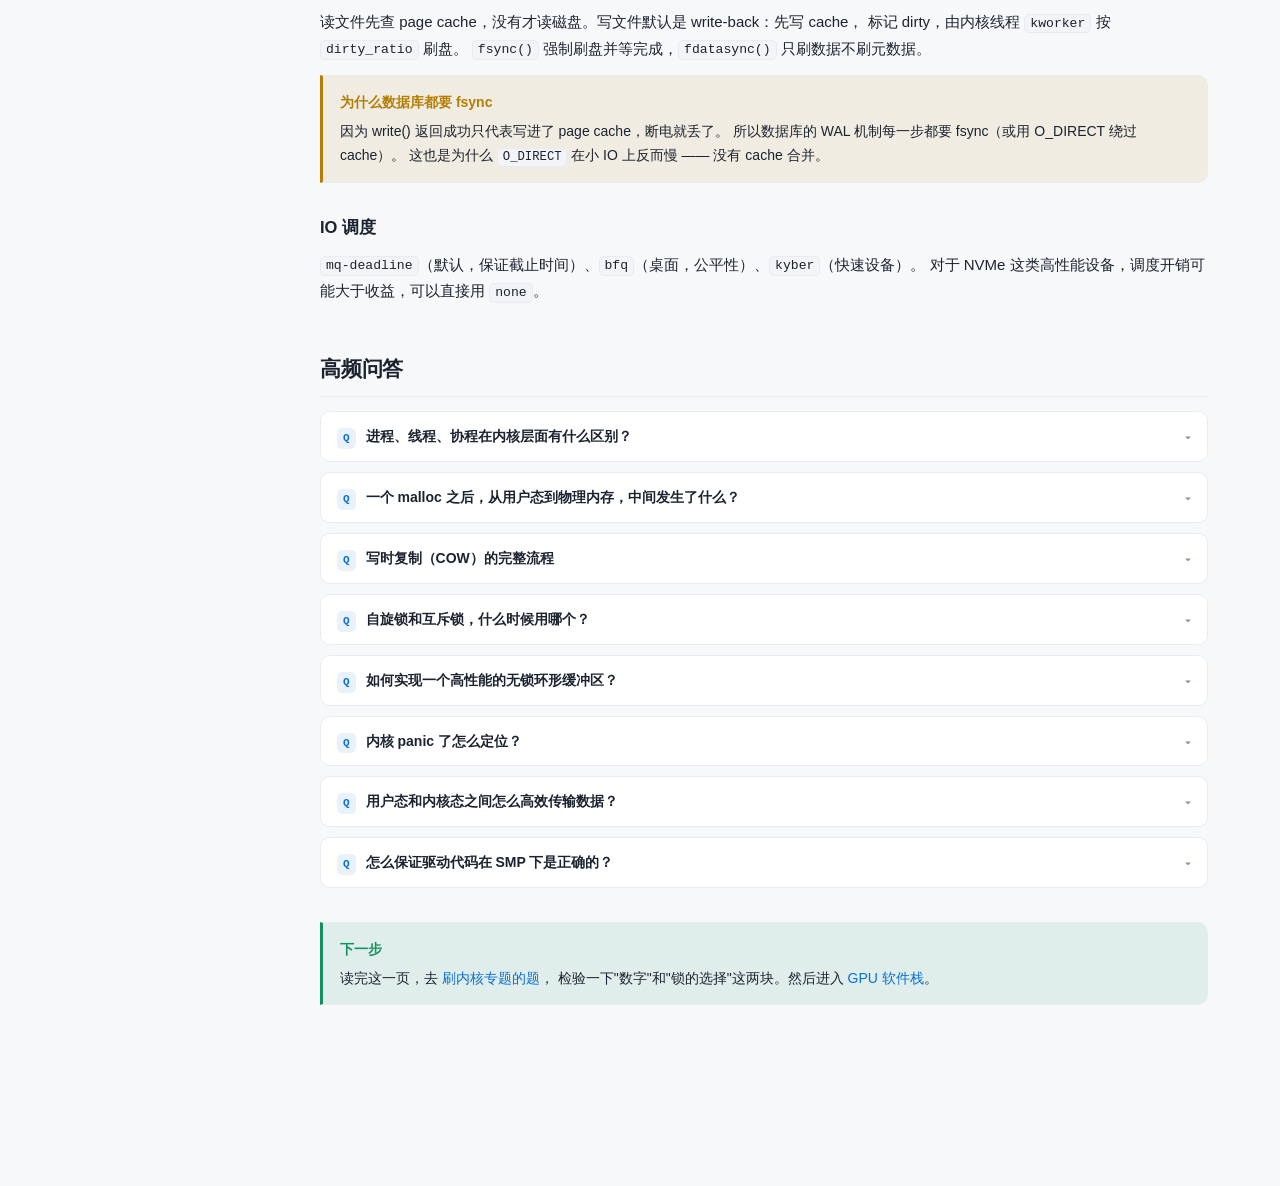
<file: pages/kernel.html>
<!DOCTYPE html>
<html lang="zh-CN">
<head>
<meta charset="utf-8">
<meta name="viewport" content="width=device-width,initial-scale=1">
<title>Linux 内核与驱动 · 面试准备</title>
<link rel="stylesheet" href="../assets/style.css">
</head>
<body data-page="kernel">
<div id="topbar" data-base="../"></div>
<div style="position:sticky;top:56px;z-index:49;height:3px;background:transparent"><i id="read-bar" style="display:block;height:100%;width:0;background:linear-gradient(90deg,var(--accent),var(--purple))"></i></div>

<div class="wrap">
<div class="layout">
  <aside class="sidebar"><div id="toc"></div></aside>

  <main class="content">
    <h1>Linux 内核与驱动</h1>
    <p style="color:var(--text-dim);font-size:15.5px">
      这是整条线的地基。NVIDIA 每一条 JD 里都出现了 "kernel", "device driver model",
      "memory management", "synchronization and concurrency" —— 而且都是 <strong>in-depth</strong>。
    </p>

    <div class="box">
      <span class="box-title">这一页怎么用</span>
      不需要从头读到尾。先看 <a href="#numbers">重要数字</a> 和 <a href="#concurrency">并发</a>，
      这两块是面试里"一追问就露底"的地方。然后按你面到的岗位挑章节。
    </div>

    <h2 id="numbers">先背下这些数字</h2>
    <p>资深岗的面试官喜欢用具体数值验证你是不是真的在系统层干过。这些必须条件反射：</p>
    <div class="table-wrap">
      <table>
        <thead><tr><th>项目</th><th>x86-64</th><th>说明</th></tr></thead>
        <tbody>
          <tr><td>基础页大小</td><td>4 KB</td><td>huge page 2 MB / 1 GB</td></tr>
          <tr><td>内核栈</td><td>16 KB（4 个 4K 页）</td><td>32 位时代是 8 KB；所以内核里禁止大栈变量、禁止递归</td></tr>
          <tr><td>用户栈默认</td><td>8 MB</td><td><code>ulimit -s</code></td></tr>
          <tr><td>页表级数</td><td>4 级（PGD→PUD→PMD→PTE）</td><td>5 级页表 57 位地址是后来加的</td></tr>
          <tr><td>虚拟地址空间</td><td>用户 128 TB / 内核 128 TB</td><td>48 位；5 级页表可到 64 PB</td></tr>
          <tr><td>系统调用进入点</td><td><code>syscall</code> 指令 → <code>entry_SYSCALL_64</code></td><td>老的是 <code>int 0x80</code></td></tr>
          <tr><td>时钟中断</td><td>通常 250 / 1000 Hz</td><td><code>CONFIG_HZ</code>；一个 tick 4ms 或 1ms</td></tr>
          <tr><td>中断上下文栈</td><td>独立 IRQ stack（16 KB）</td><td><code>CONFIG_THREAD_INFO_IN_TASK</code> 之后与 task 解耦</td></tr>
        </tbody>
      </table>
    </div>
    <div class="box warn">
      <span class="box-title">为什么中断上下文不能睡眠？</span>
      因为它没有自己的 <code>task_struct</code>（或者说它借用被中断进程的栈，而那个进程随时可能被切换走）。
      更本质的原因有两条：<strong>① 没有可调度的实体</strong>，<code>schedule()</code> 找不到下一个可切换的上下文；
      <strong>② 关中断期间睡眠会死锁</strong> —— 中断被关掉了，唤醒你的那个中断永远来不了。
      所以 <code>spin_lock()</code> 在中断上下文里必须换成 <code>spin_lock_irqsave()</code>。
    </div>

    <h2 id="process">进程、线程与调度</h2>

    <h3 id="task-struct">task_struct 里有什么</h3>
    <p>
      Linux 不区分进程和线程的调度实体，统一是 <code>task_struct</code>。进程和线程的区别体现在
      <strong>是否共享 mm / files / signal 等资源</strong>：<code>clone()</code> 的不同 flag 决定共享什么。
      <code>fork()</code> 就是 <code>clone(SIGCHLD, 0)</code>，<code>pthread_create()</code> 底层是
      <code>clone(CLONE_VM | CLONE_FS | CLONE_FILES | CLONE_SIGHAND | CLONE_THREAD, ...)</code>。
    </p>
    <p>关键字段：</p>
    <ul>
      <li><code>state</code>：<code>TASK_RUNNING</code> / <code>TASK_INTERRUPTIBLE</code> / <code>TASK_UNINTERRUPTIBLE</code> / <code>__TASK_STOPPED</code> / <code>EXIT_ZOMBIE</code>。D 状态就是 uninterruptible，<code>kill -9</code> 杀不掉，通常卡在 I/O 上。</li>
      <li><code>mm</code> / <code>active_mm</code>：内核线程 <code>mm == NULL</code>，借用前一个进程的 <code>active_mm</code>，避免切换 CR3 的开销。</li>
      <li><code>cred</code>：权限，<code>uid/gid</code> + capability 位图。</li>
      <li><code>nsproxy</code>：namespace，容器的隔离基础。</li>
    </ul>

    <h3 id="cfs">CFS 与 EEVDF</h3>
    <p>
      CFS（完全公平调度）的核心是虚拟运行时间 <code>vruntime</code>：每颗 CPU 一个红黑树，
      按 <code>vruntime</code> 排序，永远选最小的跑。实际执行时间按权重缩放：
      优先级高的（nice 小）<code>vruntime</code> 增长慢，于是跑得更多。
    </p>
    <pre><code><span class="c">// 简化的核心公式</span>
vruntime += delta_exec * (NICE_0_WEIGHT / weight)</code></pre>
    <p>
      新任务入队时，<code>vruntime</code> 会被设成 <code>cfs_rq-&gt;min_vruntime</code>，
      防止它因为 vruntime 太小而霸占 CPU。这就是 <code>sched_place_entity()</code> 里的
      <code>place_entity()</code> 要做的事。
    </p>
    <div class="box">
      <span class="box-title">2024 年之后的变化</span>
      Linux 6.6 起默认调度器换成了 <strong>EEVDF</strong>（Earliest Eligible Virtual Deadline First），
      引入了 <code>lag</code> 和 <code>eligible</code> 概念，解决 CFS 在延迟敏感任务上的公平性问题。
      面试如果聊到，能说出"CFS 被 EEVDF 取代、6.6 合入"就是明显的加分。
    </div>

    <h3 id="preempt">抢占与实时</h3>
    <ul>
      <li><code>CONFIG_PREEMPT_NONE</code>：服务器默认，内核态不被抢占，吞吐优先。</li>
      <li><code>CONFIG_PREEMPT_VOLUNTARY</code>：在 <code>cond_resched()</code> 处主动让出。</li>
      <li><code>CONFIG_PREEMPT</code>：完全可抢占，除了持锁和关中断的区域。</li>
      <li><code>CONFIG_PREEMPT_RT</code>：实时补丁，自旋锁变成可睡眠的 rtmutex，中断线程化，5.x 之后逐步合入主线，6.12 起完整合入。</li>
    </ul>
    <p>
      优先级：<code>0~99</code> 是实时（SCHED_FIFO / SCHED_RR），<code>100~139</code> 是普通（SCHED_NORMAL）。
      实时任务永远压过普通任务，如果实时任务死循环，可以用 <code>sched_rt_runtime_us</code> 给它限流（默认 95%）。
    </p>

    <h2 id="mm">内存管理</h2>

    <h3 id="phys">物理内存的组织</h3>
    <p>四级结构，从粗到细：</p>
    <div class="table-wrap">
      <table>
        <thead><tr><th>层级</th><th>结构</th><th>说明</th></tr></thead>
        <tbody>
          <tr><td>Node</td><td><code>pg_data_t</code></td><td>NUMA 节点，一颗 CPU socket 一个</td></tr>
          <tr><td>Zone</td><td><code>ZONE_DMA</code> / <code>ZONE_DMA32</code> / <code>ZONE_NORMAL</code> / <code>ZONE_MOVABLE</code></td><td>x86-64 上 DMA32 覆盖 4G 以下，给 32 位设备</td></tr>
          <tr><td>Page</td><td><code>struct page</code></td><td>每 4K 页一个。50 个左右的字段，所以 40GB 内存光 page 结构就占 640MB</td></tr>
          <tr><td>Slab</td><td><code>kmem_cache</code></td><td>小对象分配器，避免内部碎片</td></tr>
        </tbody>
      </table>
    </div>
    <p>
      伙伴系统（buddy allocator）管页：按 2 的幂次分块，分配时找不小于需求的最小块，不够就拆大块；
      释放时看伙伴是否空闲，空闲就合并。最大连续块通常是 <code>MAX_ORDER = 11</code>，即 4MB。
    </p>
    <div class="box warn">
      <span class="box-title">为什么会有内存碎片，怎么解决？</span>
      伙伴系统只能合并"伙伴"，长时间运行后会出现大量不连续的空闲页，导致要一个 4MB 连续块时失败。
      解法有三：<strong>①</strong> 按可迁移性给页分组（<code>MIGRATE_MOVABLE</code> / <code>UNMOVABLE</code>），
      让可迁移的页扎堆，需要时搬一搬就能凑出连续块；<strong>②</strong> CMA（Contiguous Memory Allocator）
      预留一块大区域，平时给可移动页用，需要时再腾出来；<strong>③</strong> 用 huge page 直接降低对连续性的需求。
    </div>

    <h3 id="vmalloc">kmalloc / vmalloc / kmem_cache</h3>
    <div class="table-wrap">
      <table>
        <thead><tr><th>接口</th><th>物理连续性</th><th>适用</th><th>限制</th></tr></thead>
        <tbody>
          <tr><td><code>kmalloc</code></td><td>连续</td><td>小块（&lt; 4MB）、DMA 缓冲区</td><td>大块容易失败</td></tr>
          <tr><td><code>vmalloc</code></td><td>不连续</td><td>大块、只给 CPU 访问</td><td>页表开销，不能用于 DMA</td></tr>
          <tr><td><code>alloc_pages</code></td><td>连续（2^n 页）</td><td>页级分配</td><td>—</td></tr>
          <tr><td><code>kmem_cache_alloc</code></td><td>连续</td><td>高频小对象</td><td>需先建 cache</td></tr>
        </tbody>
      </table>
    </div>
    <p>
      <strong>GFP flag 是重点</strong>：<code>GFP_KERNEL</code> 可以睡眠（会触发回收 / IO），
      <code>GFP_ATOMIC</code> 不能睡眠（用于中断上下文、持自旋锁时），
      <code>GFP_NOIO</code> / <code>GFP_NOFS</code> 用于文件系统等会重入的场景。
    </p>

    <h3 id="page-table">页表与地址翻译</h3>
    <p>
      x86-64 四级页表，每级 9 位索引 + 低 12 位页内偏移。CR3 指向 PGD。
      每次进程切换如果换了 <code>mm</code>，就要写 CR3，导致 TLB 失效 —— 这是为什么内核线程借用
      <code>active_mm</code>（不换 CR3 就不 flush）。
    </p>
    <p>
      TLB 失效有两个层次：<code>invlpg</code> 指令刷单条；
      PCID（Process Context ID）让 TLB 条目带进程标签，切换时不用全刷 —— Linux 里的
      <code>CR3_NOFLUSH</code> 就是在用它。
    </p>
    <div class="box">
      <span class="box-title">页表项里的关键位</span>
      <code>_PAGE_PRESENT</code>（存在）、<code>_PAGE_RW</code>（可写）、<code>_PAGE_USER</code>（用户可访问）、
      <code>_PAGE_ACCESSED</code> / <code>_PAGE_DIRTY</code>（给 LRU 和写回用）、<code>_PAGE_NX</code>（不可执行）。
      缺页异常里 <code>error_code</code> 的 P/W/U/RSVD 位决定了这是不是合法访问 ——
      面试问"缺页处理怎么判断是非法访问"就答这个。
    </div>

    <h3 id="page-fault">缺页处理流程</h3>
    <ol>
      <li>CPU 触发 <code>#PF</code>，硬件把错误码压栈，跳到 <code>exc_page_fault</code>。</li>
      <li>判断地址在用户空间还是内核空间（<code>address &lt; TASK_SIZE_MAX</code>）。</li>
      <li>查 VMA（<code>find_vma</code>）找到地址属于哪个区域，检查权限（读/写/执行是否允许）。</li>
      <li>分情况：匿名页 → <code>do_anonymous_page</code>；文件页 → <code>do_fault</code> 从 page cache 或磁盘读；栈增长 → <code>expand_stack</code>；写时复制 → <code>do_wp_page</code>。</li>
      <li>分配物理页、填页表、刷 TLB、返回用户态重试那条指令。</li>
    </ol>

    <h3 id="mmap">mmap 与驱动里的 mmap</h3>
    <p>
      <code>mmap</code> 把文件或设备映射到进程地址空间。用户态调 <code>mmap()</code> →
      内核创建 VMA → 真正访问时缺页 → 调文件系统的 <code>fault</code> 回调或驱动的 <code>mmap</code>。
    </p>
    <p>
      <strong>驱动里实现 mmap 要做的</strong>：把设备物理地址（比如 BAR 空间）映射进用户进程。
      核心是 <code>remap_pfn_range()</code>，或者用 <code>vm_insert_page()</code> 插入具体的页。
      注意必须检查偏移对齐、范围、权限，否则就是提权漏洞。
    </p>
    <pre><code><span class="k">static int</span> mydev_mmap(<span class="k">struct</span> file *filp, <span class="k">struct</span> vm_area_struct *vma)
{
    <span class="k">unsigned long</span> pfn = __pa(bar_addr) &gt;&gt; PAGE_SHIFT;
    <span class="k">return</span> remap_pfn_range(vma, vma-&gt;vm_start, pfn,
                           vma-&gt;vm_end - vma-&gt;vm_start, vma-&gt;vm_page_prot);
}</code></pre>
    <p>
      现代驱动更推荐 <code>io_remap_pfn_range</code>（用于 IO 内存）和
      <code>dma_mmap_coherent</code>（用于一致性 DMA 内存），后者能正确处理 cache 属性。
    </p>

    <h3 id="numa">NUMA 与内存回收</h3>
    <p>
      NUMA 下访问本地内存比远端快 2~3 倍。<code>numactl --hardware</code> 能看节点。
      内核里页分配默认优先本地节点，失败才 fallback。
    </p>
    <p>回收有三条路径：</p>
    <ul>
      <li><strong>直接回收</strong>：分配时水位不足，同步回收（会造成延迟尖刺）。</li>
      <li><strong>kswapd</strong>：后台线程，异步回收。</li>
      <li><strong>OOM killer</strong>：实在回收不出来，按 <code>oom_score</code> 杀进程。</li>
    </ul>
    <p>
      页的两种 LRU 链表（active / inactive，再分 anon / file），
      新页先进 inactive，被访问两次才提升到 active。这就是 LRU-2 的近似实现。
    </p>

    <h2 id="concurrency">并发与同步</h2>
    <p>这是内核面试的核心中的核心。NVIDIA 的 JD 明确写了 "synchronization and concurrency"。</p>

    <h3 id="locks">锁的选择</h3>
    <div class="table-wrap">
      <table>
        <thead><tr><th>原语</th><th>能否睡眠</th><th>中断上下文</th><th>适用场景</th></tr></thead>
        <tbody>
          <tr><td><code>spinlock</code></td><td>否</td><td>可用（需 irqsave）</td><td>短临界区，进程/软中断上下文</td></tr>
          <tr><td><code>mutex</code></td><td>是</td><td>不可用</td><td>可能长时间持锁、需要睡眠</td></tr>
          <tr><td><code>semaphore</code></td><td>是</td><td>不可用</td><td>计数型，历史遗留</td></tr>
          <tr><td><code>rwlock</code> / <code>rwsem</code></td><td>spin 版否 / sem 版是</td><td>—</td><td>读多写少</td></tr>
          <tr><td><code>RCU</code></td><td>读侧否，写侧可</td><td>读侧可用</td><td>读极多写极少（链表、路由表）</td></tr>
          <tr><td><code>seqlock</code></td><td>否</td><td>可用</td><td>写少读多且数据小（时间戳、jiffies）</td></tr>
          <tr><td><code>atomic_t</code></td><td>否</td><td>可用</td><td>简单计数器</td></tr>
        </tbody>
      </table>
    </div>

    <h3 id="irq-save">为什么 spin_lock_irqsave 而不是 spin_lock_irq</h3>
    <pre><code><span class="c">// 错误：无条件开中断，会把外层关的中断也打开</span>
spin_lock_irq(&amp;lock);
...
spin_unlock_irq(&amp;lock);   <span class="c">// 这里会开中断！</span>

<span class="c">// 正确：保存原有状态，恢复时原样还原</span>
<span class="k">unsigned long</span> flags;
spin_lock_irqsave(&amp;lock, flags);
...
spin_unlock_irqrestore(&amp;lock, flags);</code></pre>
    <p>
      如果锁只在进程上下文用，<code>spin_lock</code> 就够；如果软中断也会拿这把锁，
      需要 <code>spin_lock_bh</code>；如果硬中断也会拿，需要 <code>spin_lock_irqsave</code>。
    </p>

    <h3 id="rcu">RCU 原理</h3>
    <p>
      RCU 的核心思想：<strong>读侧零开销，写侧延迟释放</strong>。
      读者在 <code>rcu_read_lock()</code> 和 <code>rcu_read_unlock()</code> 之间持有引用，
      写者先移除指针（<code>rcu_assign_pointer</code> 更新），然后等所有读者退出临界区
      （<code>synchronize_rcu()</code>），才真正 <code>kfree()</code> 旧对象。
    </p>
    <pre><code><span class="c">// 写侧</span>
new = kmalloc(...);
copy(old, new);
rcu_assign_pointer(list-&gt;entry, new);
synchronize_rcu();     <span class="c">// 等所有读者离开</span>
kfree(old);

<span class="c">// 读侧</span>
rcu_read_lock();
p = rcu_dereference(list-&gt;entry);
<span class="c">// 使用 p，不能睡眠</span>
rcu_read_unlock();</code></pre>
    <div class="box">
      <span class="box-title">grace period 为什么能确定读者退出</span>
      经典 RCU 依赖 <strong>静止态（quiescent state）</strong>：CPU 发生上下文切换、用户态执行、
      或进入 idle，都说明它肯定不在 RCU 读临界区里了。所以只要所有 CPU 都经过一次静止态，
      就说明没有老读者了。这也是为什么 RCU 读侧不能睡眠 —— 睡眠会导致上下文切换，
      而读者还没用完对象。
    </div>

    <h3 id="atomics">内存屏障与原子操作</h3>
    <p>三种屏障：</p>
    <ul>
      <li><code>barrier()</code>：编译器屏障，只阻止编译器重排。</li>
      <li><code>smp_mb()</code>：全屏障，阻止 CPU 重排。</li>
      <li><code>smp_rmb()</code> / <code>smp_wmb()</code>：读/写屏障。</li>
      <li><code>smp_read_barrier_depends()</code>：数据依赖屏障，在 Alpha / 弱一致性架构上需要。</li>
    </ul>
    <p>
      经典用法是无锁队列 / 环形缓冲区。比如生产者在写满数据之后才更新 <code>tail</code>，
      消费者看到 <code>tail</code> 变化才能读数据 —— 这中间需要 <code>smp_wmb()</code>。
    </p>
    <pre><code><span class="c">// 单生产者单消费者环形队列</span>
<span class="c">// 生产者</span>
buf[tail % N] = data;
smp_wmb();                    <span class="c">// 确保数据先写入，再更新 tail</span>
WRITE_ONCE(tail, tail + 1);

<span class="c">// 消费者</span>
<span class="k">if</span> (READ_ONCE(tail) == head) <span class="k">return</span> EMPTY;
smp_rmb();
data = buf[head % N];
head++;</code></pre>

    <h2 id="interrupt">中断、软中断与下半部</h2>

    <h3 id="top-bottom">上半部与下半部</h3>
    <p>
      中断处理要尽可能快，因为关中断期间系统失去响应。所以拆成两半：
    </p>
    <ul>
      <li><strong>上半部（hardirq）</strong>：关中断执行，只做最紧急的事 —— 读状态、清中断标志、唤醒下半部。不能睡眠。</li>
      <li><strong>下半部</strong>：稍后执行，做耗时工作。有三种机制：
        <ul>
          <li><code>softirq</code>：静态注册，同一类可以在多 CPU 并行，用于网络、块设备、定时器。</li>
          <li><code>tasklet</code>：基于 softirq，同一 tasklet 串行执行，适合驱动。新代码不太推荐了。</li>
          <li><code>workqueue</code>：在进程上下文执行，<strong>可以睡眠</strong>，最灵活。</li>
        </ul>
      </li>
    </ul>
    <div class="box warn">
      <span class="box-title">选哪个？</span>
      需要睡眠（拿 mutex、做 IO）→ workqueue。
      不需要睡眠且要求低延迟 → tasklet。
      内核基础设施（网络、块）→ softirq。
      现代驱动基本都用 workqueue 或 threaded irq（<code>request_threaded_irq</code>）。
    </div>

    <h3 id="irqflow">中断处理的完整路径</h3>
    <ol>
      <li>硬件发中断 → CPU 查 IDT → 跳到 <code>common_interrupt</code>。</li>
      <li><code>irq_enter()</code> 更新统计，<code>generic_handle_irq()</code> 找到中断控制器对应的 <code>irq_desc</code>。</li>
      <li>调 <code>irq_desc-&gt;handle_irq</code>（比如 <code>handle_edge_irq</code>），它会调注册的 handler。</li>
      <li>handler 返回 <code>IRQ_WAKE_THREAD</code> 则唤醒 threaded handler。</li>
      <li><code>irq_exit()</code> 里检查是否有待处理的 softirq，有就 <code>__do_softirq()</code>。</li>
    </ol>

    <h3 id="irq-affinity">中断亲和性</h3>
    <p>
      <code>/proc/irq/&lt;n&gt;/smp_affinity</code> 设置某个中断由哪些 CPU 处理。
      高性能场景要把网卡中断绑到与业务进程同 NUMA 节点的 CPU 上，避免跨节点访问。
      <code>irqbalance</code> 会自动做这件事，但有时会帮倒忙。
    </p>

    <h2 id="driver">设备驱动模型</h2>

    <h3 id="bus-dev-drv">总线 / 设备 / 驱动</h3>
    <p>
      Linux 2.6 之后统一成 <code>bus_type</code> / <code>device</code> / <code>device_driver</code> 三件套。
      probe 的触发流程：设备注册 → 总线遍历驱动看是否 <code>match</code> → 匹配上就调 <code>probe()</code>。
    </p>
    <pre><code><span class="k">struct</span> platform_driver mydrv = {
    .probe  = my_probe,       <span class="c">// 匹配上了，初始化硬件</span>
    .remove = my_remove,      <span class="c">// 卸载或设备移除</span>
    .driver = {
        .name = <span class="s">"mydev"</span>,
        .of_match_table = my_of_match,   <span class="c">// 设备树匹配</span>
        .acpi_match_table = my_acpi_match,
    },
};

<span class="c">// 老式：通过 name 字符串匹配</span>
<span class="c">// 新式：通过设备树的 compatible 属性匹配</span></code></pre>

    <h3 id="char-dev">字符设备</h3>
    <p>三件套：<code>alloc_chrdev_region</code> → <code>cdev_init</code> → <code>cdev_add</code>。</p>
    <pre><code><span class="k">static const struct</span> file_operations my_fops = {
    .owner   = THIS_MODULE,
    .open    = my_open,
    .release = my_release,
    .read    = my_read,
    .write   = my_write,
    .unlocked_ioctl = my_ioctl,
    .mmap    = my_mmap,
    .poll    = my_poll,
};</code></pre>
    <p>
      <strong>ioctl 设计要点</strong>：用 <code>_IO</code> / <code>_IOR</code> / <code>_IOW</code> / <code>_IOWR</code>
      宏生成命令号，把方向、大小、类型编码进去，这样内核能在 copy_from_user 前校验长度。
      不要自定义裸整数命令号，容易和别人冲突。
    </p>
    <p>
      <strong>read/write 返回值的坑</strong>：返回实际字节数；返回 0 表示 EOF；
      返回 <code>-EFAULT</code> 表示用户地址非法；<code>-EAGAIN</code> 表示非阻塞下无数据（要配合 poll 用）。
      短读短写是合法的，用户态要循环。
    </p>

    <h3 id="poll">poll / epoll 支持</h3>
    <pre><code><span class="k">static unsigned int</span> my_poll(<span class="k">struct</span> file *f, poll_table *wait)
{
    <span class="k">struct</span> my_dev *dev = f-&gt;private_data;
    <span class="k">unsigned int</span> mask = 0;

    poll_wait(f, &amp;dev-&gt;readq, wait);   <span class="c">// 注册等待队列</span>
    <span class="k">if</span> (has_data(dev)) mask |= POLLIN | POLLRDNORM;
    <span class="k">if</span> (can_write(dev)) mask |= POLLOUT | POLLWRNORM;
    <span class="k">return</span> mask;
}</code></pre>
    <p>
      注意 <code>poll_wait</code> 只是注册回调，不阻塞。<code>epoll</code> 的 ET 模式下，
      必须把数据读到 <code>-EAGAIN</code> 才返回，否则不会再触发。
    </p>

    <h3 id="dma">DMA</h3>
    <p>两种映射：</p>
    <ul>
      <li><strong>一致性映射</strong>（<code>dma_alloc_coherent</code>）：CPU 和设备看到的内存一致，硬件维护 cache 一致性。适合长期存在、频繁访问的缓冲区。可能分配在非缓存区，访问慢。</li>
      <li><strong>流式映射</strong>（<code>dma_map_single</code> / <code>dma_map_sg</code>）：每次传输前映射，传输后 <code>dma_unmap_single</code>。适合单次传输。</li>
    </ul>
    <p>
      关键点：<strong>设备看到的是总线地址（dma_addr_t），不是物理地址</strong>。
      有 IOMMU 时两者完全不同，必须用 <code>virt_to_phys</code> 会错。正确做法是用
      <code>dma_map_*</code> 系列接口。
    </p>
    <div class="box danger">
      <span class="box-title">常见 bug</span>
      <code>kmalloc</code> 分配的缓冲区如果超过 cache line 且和其他数据共享 cache line，
      <code>dma_sync_single_for_cpu/device</code> 会破坏相邻数据（false sharing）。
      大缓冲区要按 cache line 对齐（<code>____cacheline_aligned</code>）。
    </div>

    <h3 id="sysfs">sysfs / procfs / debugfs</h3>
    <ul>
      <li><code>sysfs</code>：<code>/sys</code>，展示设备树、驱动、总线的层次结构，每种 kobject 一个目录。属性用 <code>DEVICE_ATTR</code> 宏定义。</li>
      <li><code>procfs</code>：<code>/proc</code>，进程信息和内核状态，新代码不推荐加东西。</li>
      <li><code>debugfs</code>：<code>/sys/kernel/debug</code>，专门调试用，可以读写任意数据，没有 ABI 稳定性承诺。</li>
    </ul>

    <h2 id="fs">文件系统与 IO</h2>
    <h3 id="vfs">VFS 四件套</h3>
    <p><code>super_block</code> / <code>inode</code> / <code>dentry</code> / <code>file</code>。</p>
    <ul>
      <li><code>super_block</code>：一个挂载的文件系统实例。</li>
      <li><code>inode</code>：一个文件（元数据），文件系统相关。</li>
      <li><code>dentry</code>：目录项，路径的一次解析结果，有 dcache 缓存。</li>
      <li><code>file</code>：打开的文件描述，包含偏移量和操作表。</li>
    </ul>
    <p>
      一个 inode 可以有多个 dentry（硬链接），一个文件可以被多次 open 得到多个 file 结构。
      这就是 <code>unlink</code> 之后文件还在的原因 —— inode 的引用计数还没到 0。
    </p>

    <h3 id="pagecache">page cache 与 writeback</h3>
    <p>
      读文件先查 page cache，没有才读磁盘。写文件默认是 write-back：先写 cache，
      标记 dirty，由内核线程 <code>kworker</code> 按 <code>dirty_ratio</code> 刷盘。
      <code>fsync()</code> 强制刷盘并等完成，<code>fdatasync()</code> 只刷数据不刷元数据。
    </p>
    <div class="box warn">
      <span class="box-title">为什么数据库都要 fsync</span>
      因为 write() 返回成功只代表写进了 page cache，断电就丢了。
      所以数据库的 WAL 机制每一步都要 fsync（或用 O_DIRECT 绕过 cache）。
      这也是为什么 <code>O_DIRECT</code> 在小 IO 上反而慢 —— 没有 cache 合并。
    </div>

    <h3 id="io-sched">IO 调度</h3>
    <p>
      <code>mq-deadline</code>（默认，保证截止时间）、<code>bfq</code>（桌面，公平性）、<code>kyber</code>（快速设备）。
      对于 NVMe 这类高性能设备，调度开销可能大于收益，可以直接用 <code>none</code>。
    </p>

    <h2 id="qa">高频问答</h2>

    <details class="qa">
      <summary>进程、线程、协程在内核层面有什么区别？</summary>
      <div class="a">
        <p>内核只认 <code>task_struct</code>。进程和线程的区别是资源共享：进程有独立的 mm、文件表、信号处理；
        线程共享这些。协程完全是用户态概念，内核看不见，一个协程对应多个用户态栈帧，
        由语言运行时调度到 OS 线程上。</p>
        <p>关键点：线程切换要陷入内核（或至少切栈），协程切换纯用户态，所以协程切换成本是纳秒级，
        线程是微秒级。<code>io_uring</code> 和 <code>epoll</code> 让 IO 不需要线程阻塞等待，
        这是现代高并发服务的基础。</p>
      </div>
    </details>

    <details class="qa">
      <summary>一个 malloc 之后，从用户态到物理内存，中间发生了什么？</summary>
      <div class="a">
        <p>① <code>malloc</code> 小于 128KB 时走 brk 堆，直接移动 program break；
        大于 128KB 走 <code>mmap</code> 建立匿名映射。</p>
        <p>② 此时只是建立了 VMA，<strong>还没有分配物理页</strong>（延迟分配 / overcommit）。</p>
        <p>③ 第一次访问触发缺页异常 → 内核分配物理页 → 填页表 → 刷 TLB。</p>
        <p>④ 如果系统内存紧张，页可能被换出到 swap，访问时再换回来。</p>
        <p>追问：<code>malloc(0)</code> 返回什么？合法实现可以返回 NULL 或一个可 free 的指针，
        glibc 返回一个最小块。<code>free</code> 之后内存去哪了？小的进 tcache / fastbin，不一定还给 OS。</p>
      </div>
    </details>

    <details class="qa">
      <summary>写时复制（COW）的完整流程</summary>
      <div class="a">
        <p><code>fork()</code> 时不复制页表，父子共享物理页，页表项都设成只读，引用计数 +1。</p>
        <p>任何一方写 → 触发写保护缺页（<code>do_wp_page</code>）→ 分配新页 → 复制内容 → 改为可写。</p>
        <p>优化点：<code>fork()</code> 时如果页是只读的（比如代码段），可以永久共享，不用写时复制。</p>
        <p>面试常问：为什么 <code>fork()</code> 之后子进程调用 <code>exec()</code> 会浪费？
        因为复制了一堆马上要丢弃的页。所以有 <code>vfork()</code> 和 <code>posix_spawn</code>，
        以及 Linux 的 <code>clone(CLONE_VM)</code>。</p>
      </div>
    </details>

    <details class="qa">
      <summary>自旋锁和互斥锁，什么时候用哪个？</summary>
      <div class="a">
        <p><strong>自旋锁</strong>：临界区极短（几个指令），且不能睡眠，用于中断上下文。
        自旋期间浪费 CPU，所以临界区必须短。</p>
        <p><strong>互斥锁</strong>：可能长时间持有，允许睡眠。睡眠时让出 CPU，适合可能阻塞的操作（IO、大块内存分配）。</p>
        <p>选错会死锁：中断上下文里用 <code>mutex_lock</code> 直接 <code>BUG</code>（<code>might_sleep</code> 检查会报）。
        进程上下文里持有自旋锁去 <code>kmalloc(GFP_KERNEL)</code> 也是 BUG。</p>
        <p>进阶：优先用 lockless 设计（RCU、原子操作、per-CPU 变量），能不锁就不锁。</p>
      </div>
    </details>

    <details class="qa">
      <summary>如何实现一个高性能的无锁环形缓冲区？</summary>
      <div class="a">
        <p>单生产者单消费者最简单：<code>head</code> / <code>tail</code> 两个原子变量，
        生产者只改 tail，消费者只改 head，用 <code>smp_wmb</code> / <code>smp_rmb</code> 保证顺序，
        不需要 CAS。</p>
        <p>多生产者需要 CAS 循环更新 tail；或者用 <code>lwsync</code> 之类的屏障组合。
        更常见的是用 per-CPU 队列避免竞争，或者用 <code>io_uring</code> 那种共享内存 + 原子索引的方案。</p>
        <p>关键点：<strong>ABA 问题</strong>（值改回原样导致 CAS 误判）、<strong>伪共享</strong>（head/tail 在同一 cache line 上，
        需要 padding 到 64 字节对齐）。</p>
      </div>
    </details>

    <details class="qa">
      <summary>内核 panic 了怎么定位？</summary>
      <div class="a">
        <p>① 看 <code>dmesg</code> / 串口日志，找 <code>RIP</code> 指向哪行代码、<code>Call Trace</code> 调用栈。</p>
        <p>② 有 <code>vmcore</code> 的话用 <code>crash</code> 分析（<code>crash vmlinux vmcore</code>），
        可以看寄存器、栈、内存、任务列表。</p>
        <p>③ Oops 之外还有 <code>BUG_ON</code> / <code>WARN_ON</code> 的区别：
        WARN 只打印不挂，BUG 直接 die。</p>
        <p>④ 偶发的可以用 kdump / kexec 保留现场，用 <code>pstore</code> 存到 NVRAM。</p>
        <p>⑤ 竞态类问题用 KCSAN（内核并发检查器），内存越界用 KASAN，也都能用
        syzkaller 做模糊测试。</p>
      </div>
    </details>

    <details class="qa">
      <summary>用户态和内核态之间怎么高效传输数据？</summary>
      <div class="a">
        <p>传统是 <code>copy_to_user</code>，两次拷贝（用户→内核→设备），有开销。</p>
        <p>零拷贝方案：</p>
        <ul>
          <li><code>mmap</code> 设备内存或 DMA 缓冲区到用户态，双方直接访问。</li>
          <li>共享内存 + 无锁队列（<code>io_uring</code> 就是这种，内核和用户共享 ring buffer）。</li>
          <li>大块传输用 DMA scatter-gather，避免 CPU 参与。</li>
        </ul>
        <p>GPU 驱动的 UMD/KMD 分层就是这个思路：UMD 直接在用户态填命令缓冲区，
        通过共享内存提交给硬件，只有需要内核介入时才 ioctl。</p>
      </div>
    </details>

    <details class="qa">
      <summary>怎么保证驱动代码在 SMP 下是正确的？</summary>
      <div class="a">
        <p>① <strong>明确数据的所有权和访问上下文</strong>：哪些数据只在进程上下文访问，哪些会被中断访问。
        画出锁的层次图，避免锁顺序反转。</p>
        <p>② <strong>用 lockdep</strong>：<code>CONFIG_PROVE_LOCKING</code> 能检测锁顺序反转、死锁、缺失解锁。</p>
        <p>③ <strong>用 KCSAN</strong> 检测数据竞争。</p>
        <p>④ <strong>用 smatch / sparse</strong> 静态检查。</p>
        <p>⑤ <strong>压力测试</strong>：并发 + 注入延迟 + CPU 热插拔 + 内存压力同时来。</p>
        <p>⑥ <strong>代码审查</strong>：每一处共享变量都要能说出"谁写、谁读、用什么保护"。</p>
      </div>
    </details>

    <div class="box ok" style="margin-top:34px">
      <span class="box-title">下一步</span>
      读完这一页，去 <a href="../quiz/index.html?cat=kernel">刷内核专题的题</a>，
      检验一下"数字"和"锁的选择"这两块。然后进入 <a href="gpu.html">GPU 软件栈</a>。
    </div>
  </main>
</div>
</div>
<script src="../assets/app.js"></script>
</body>
</html>
</file>
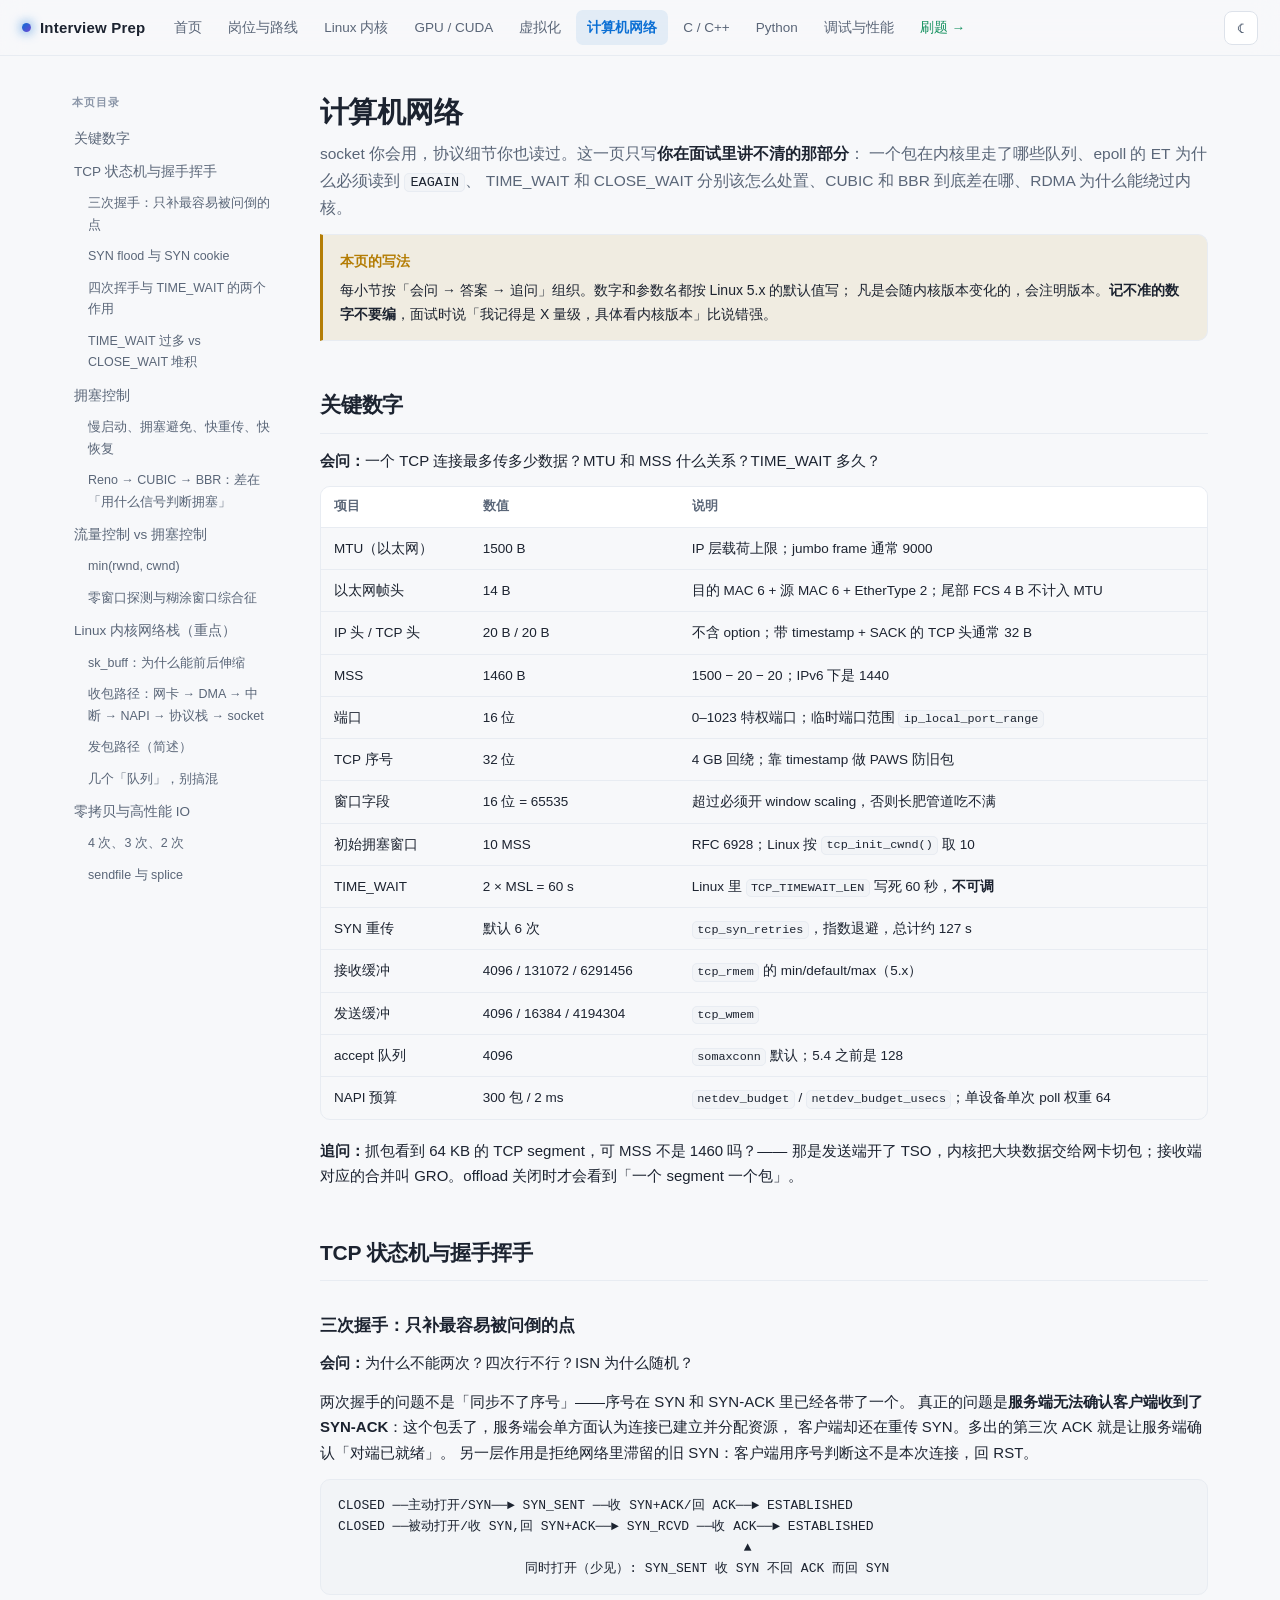
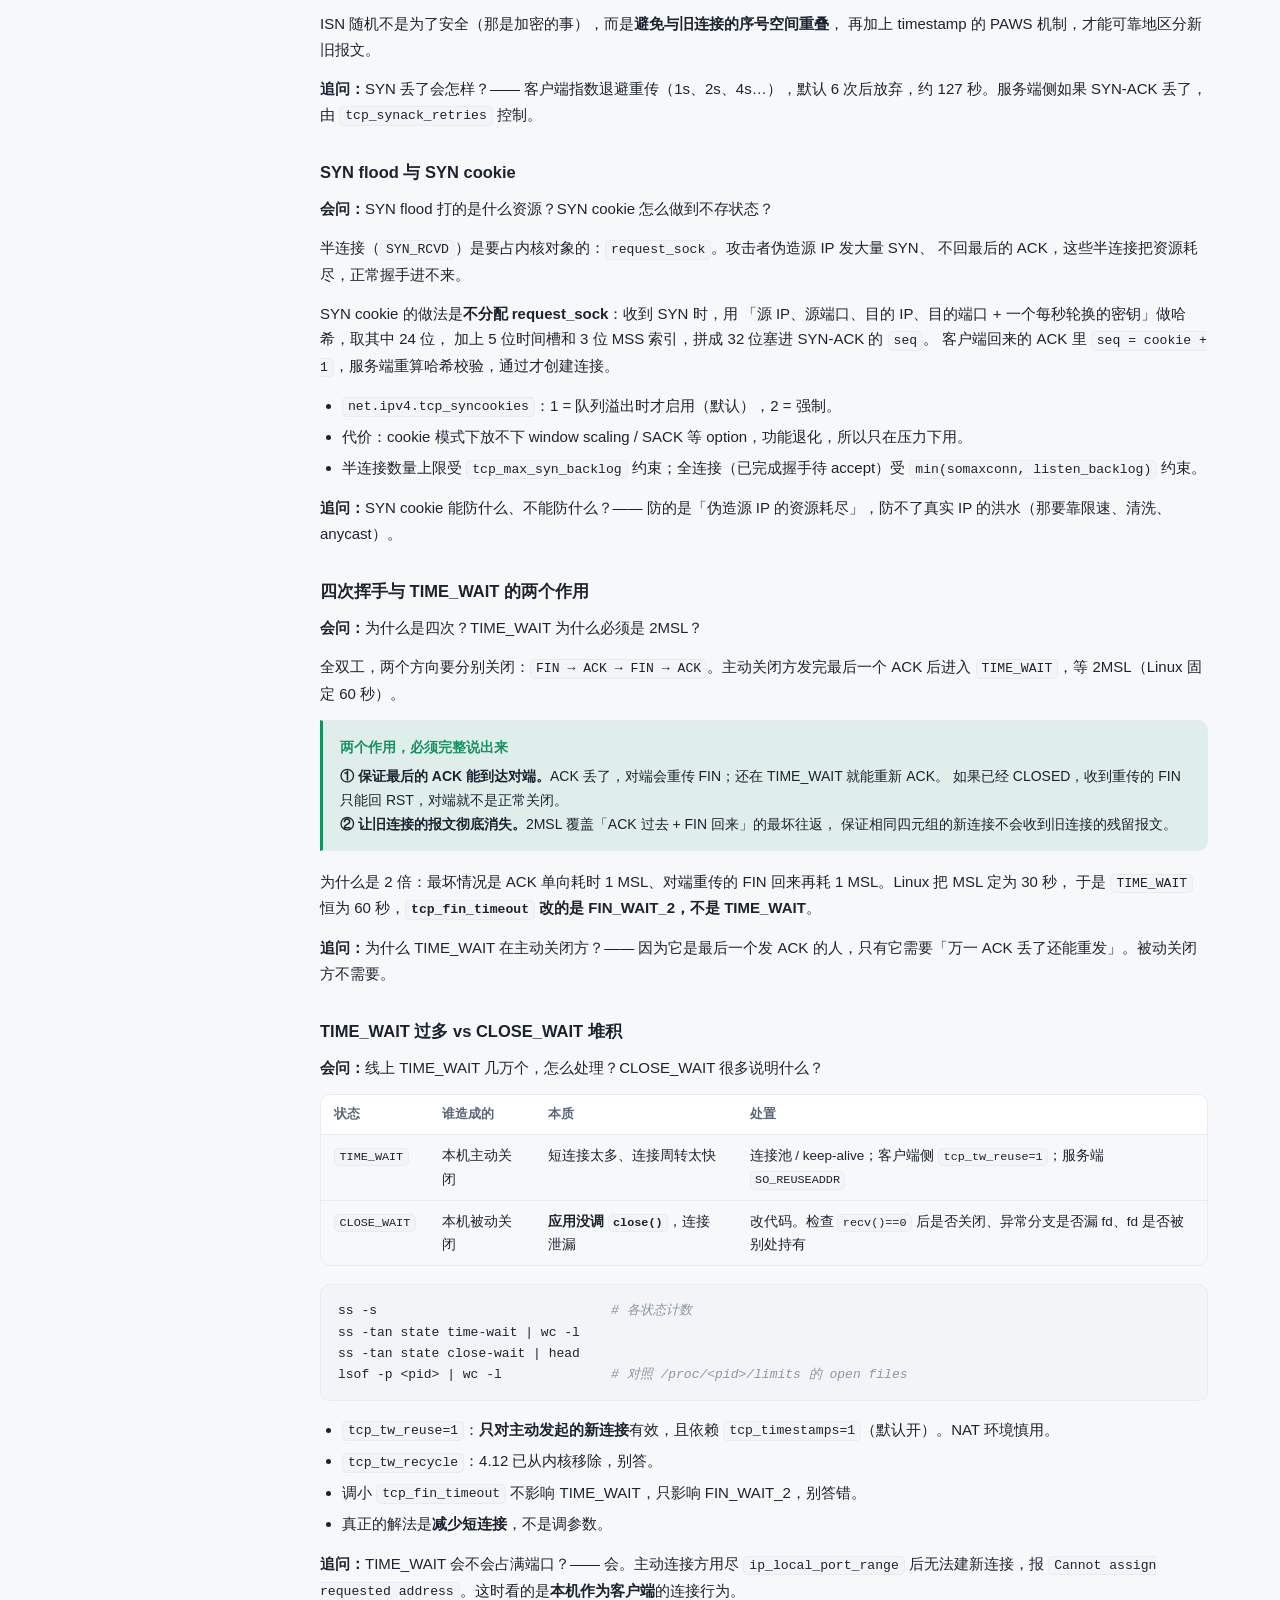
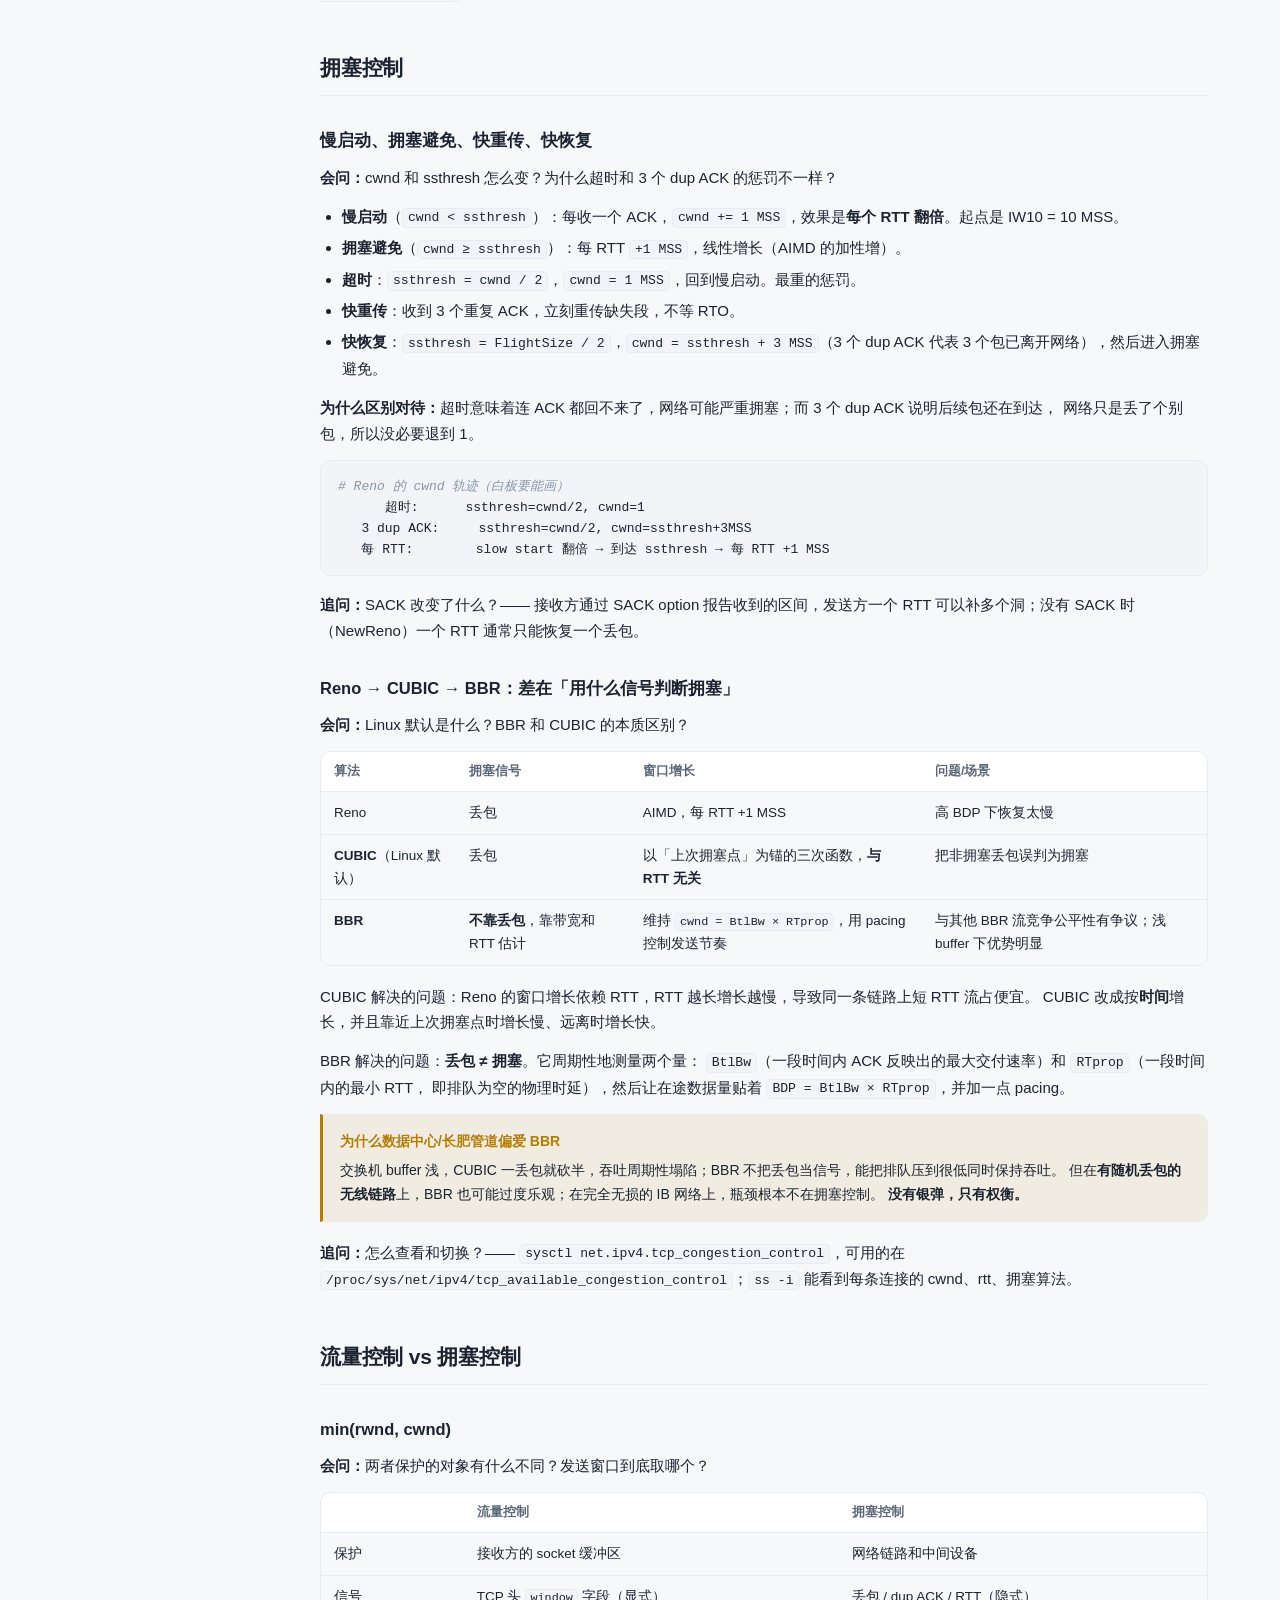
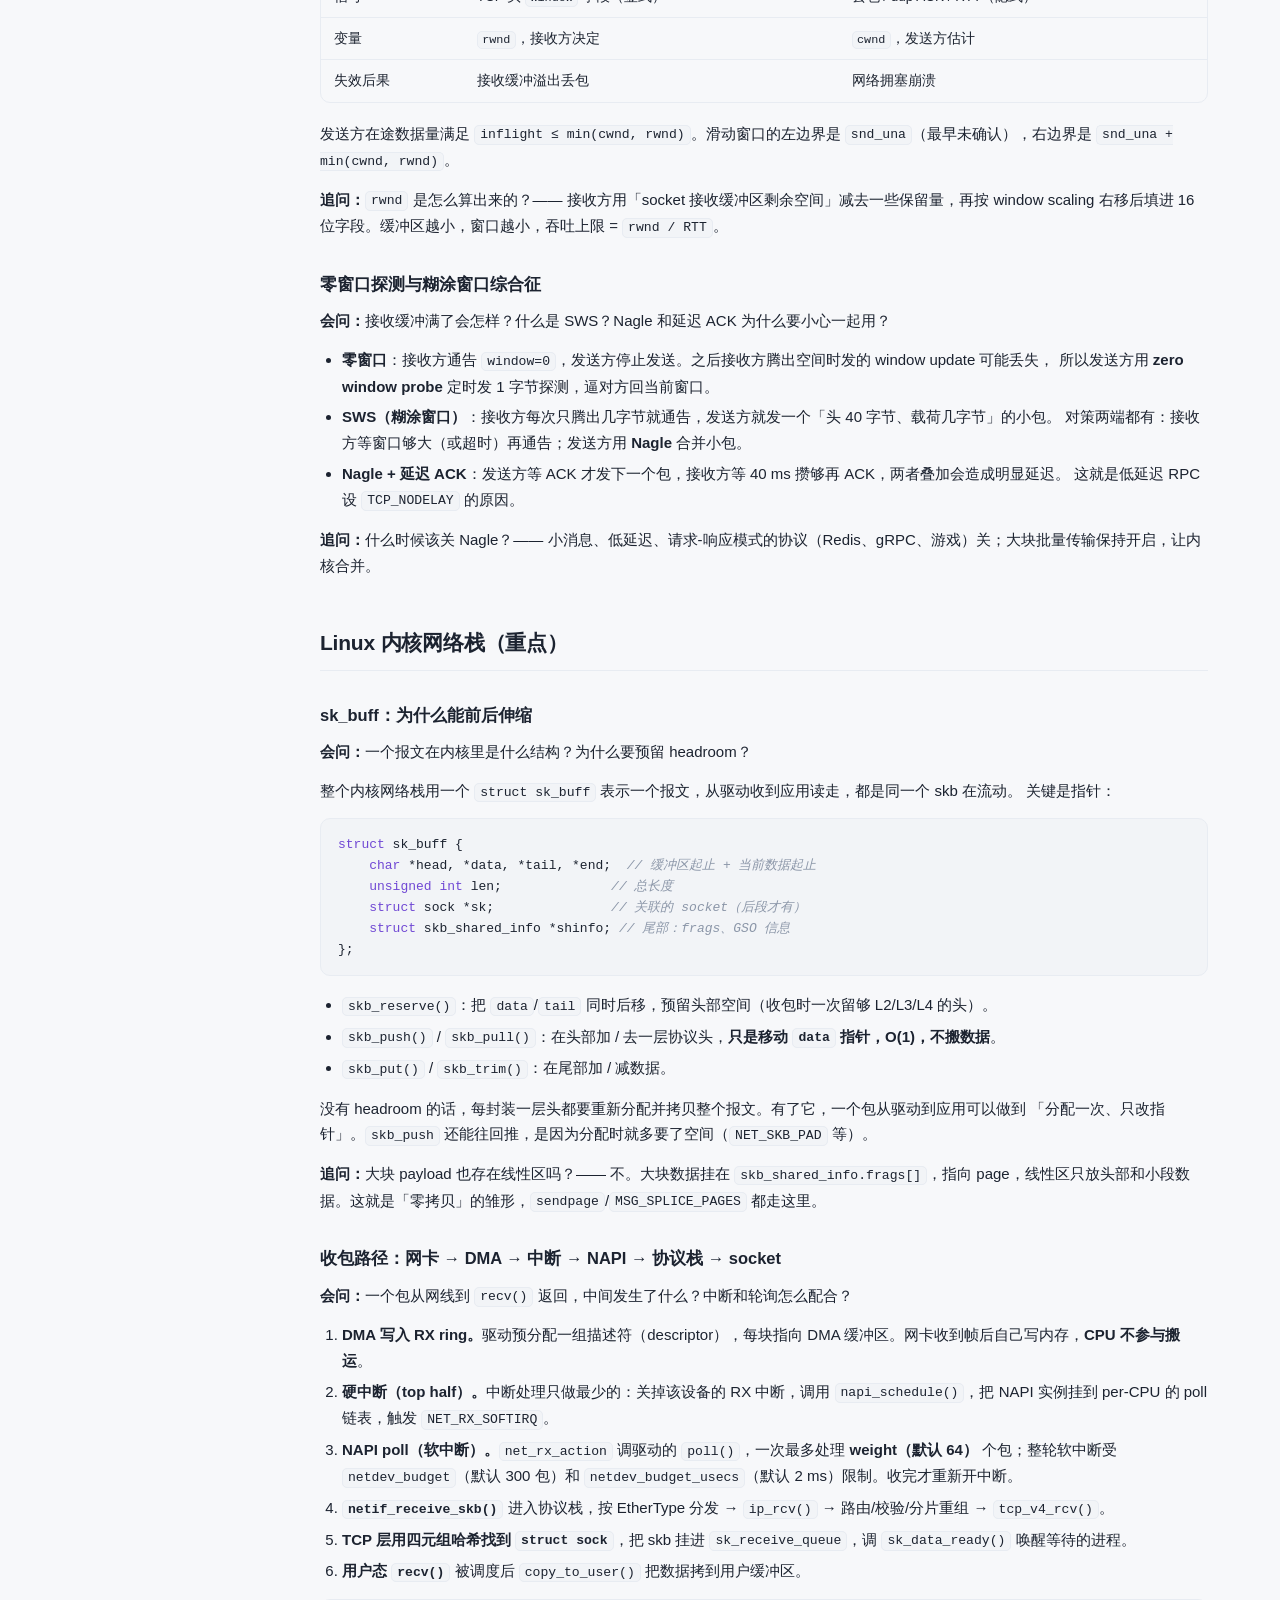
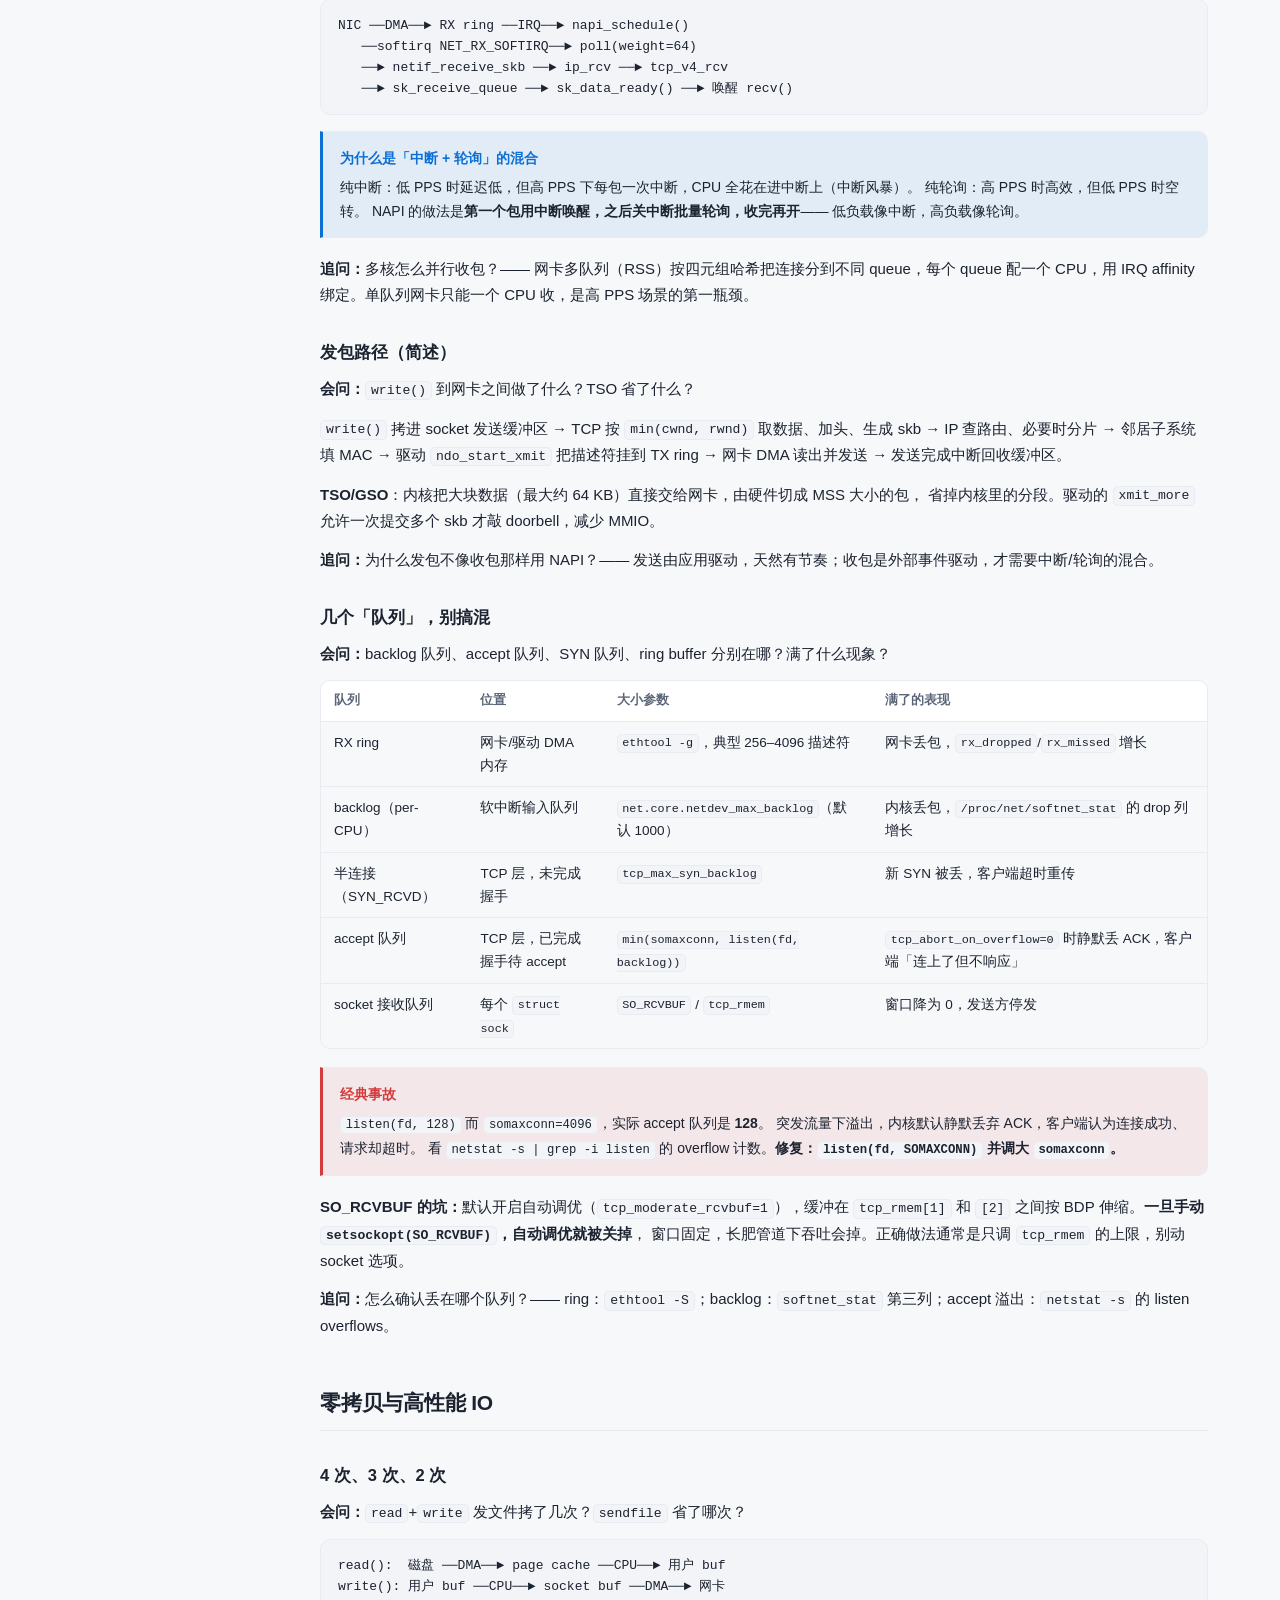
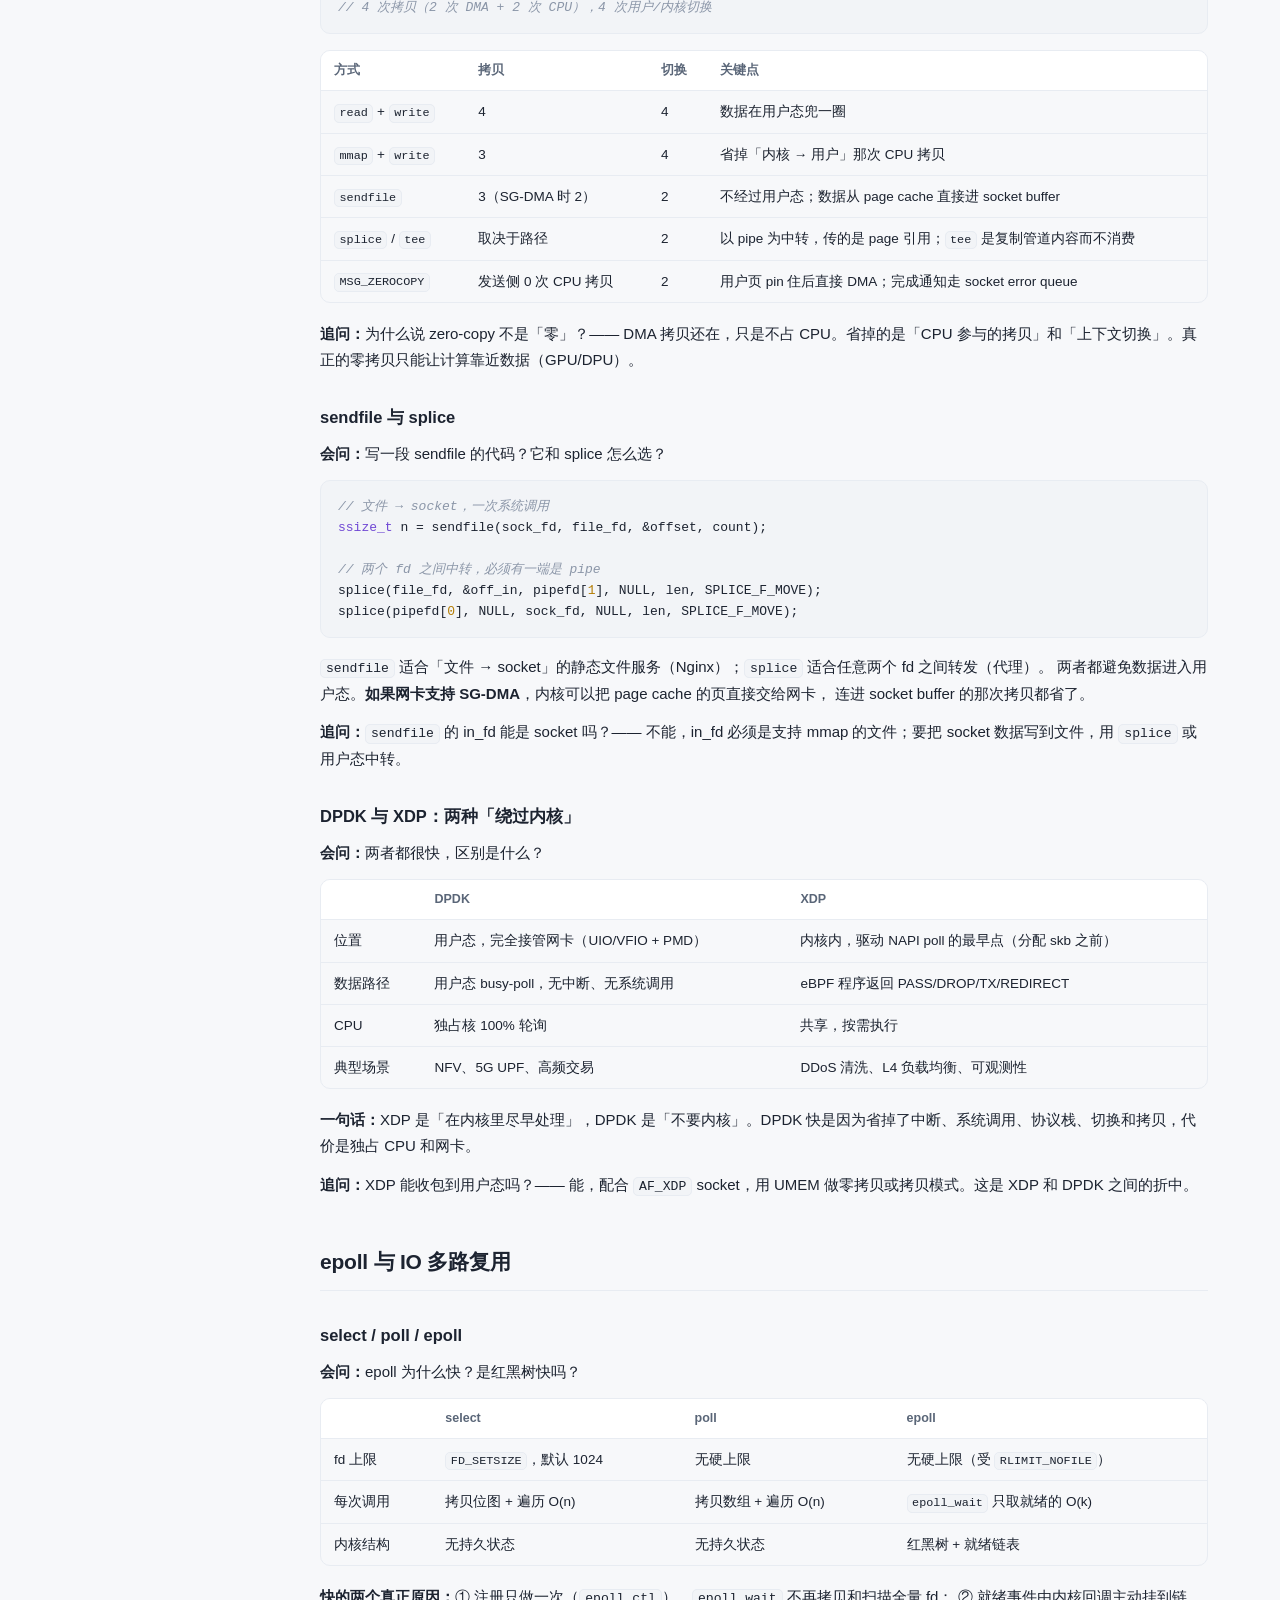
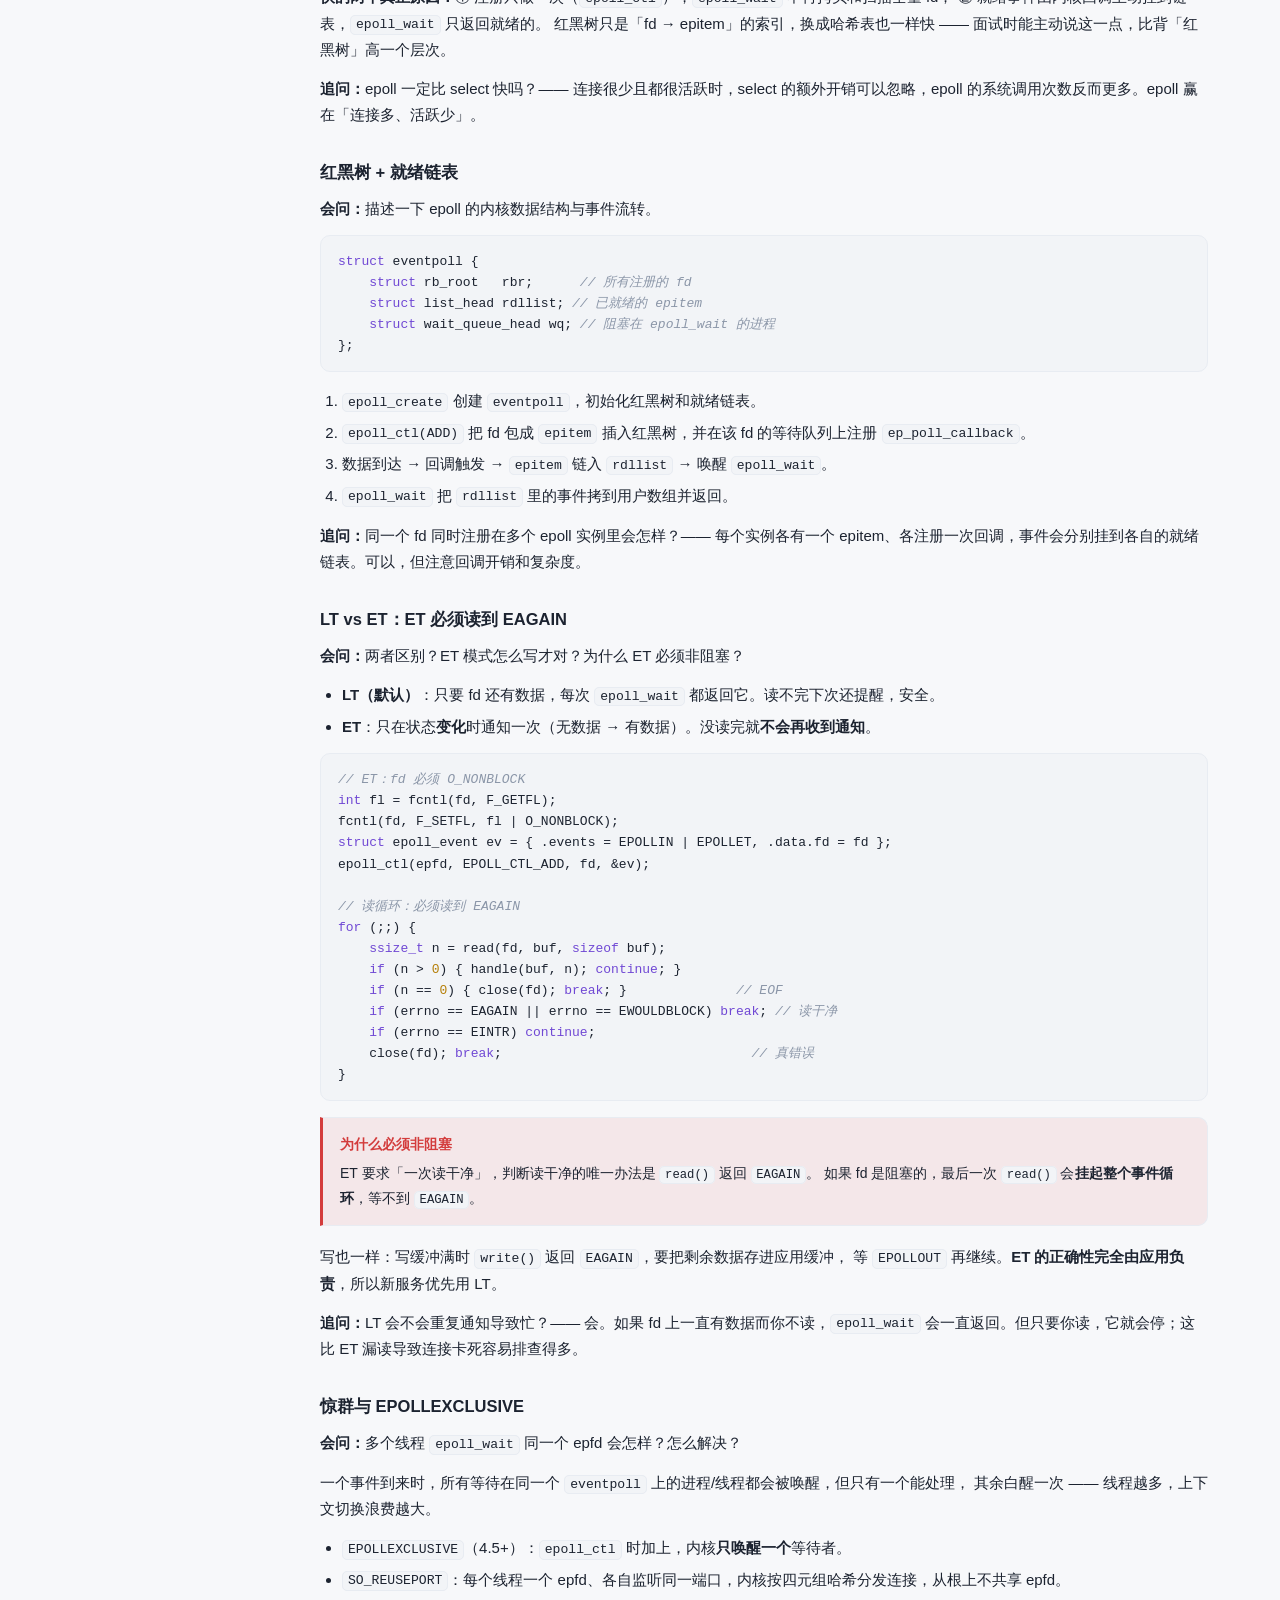
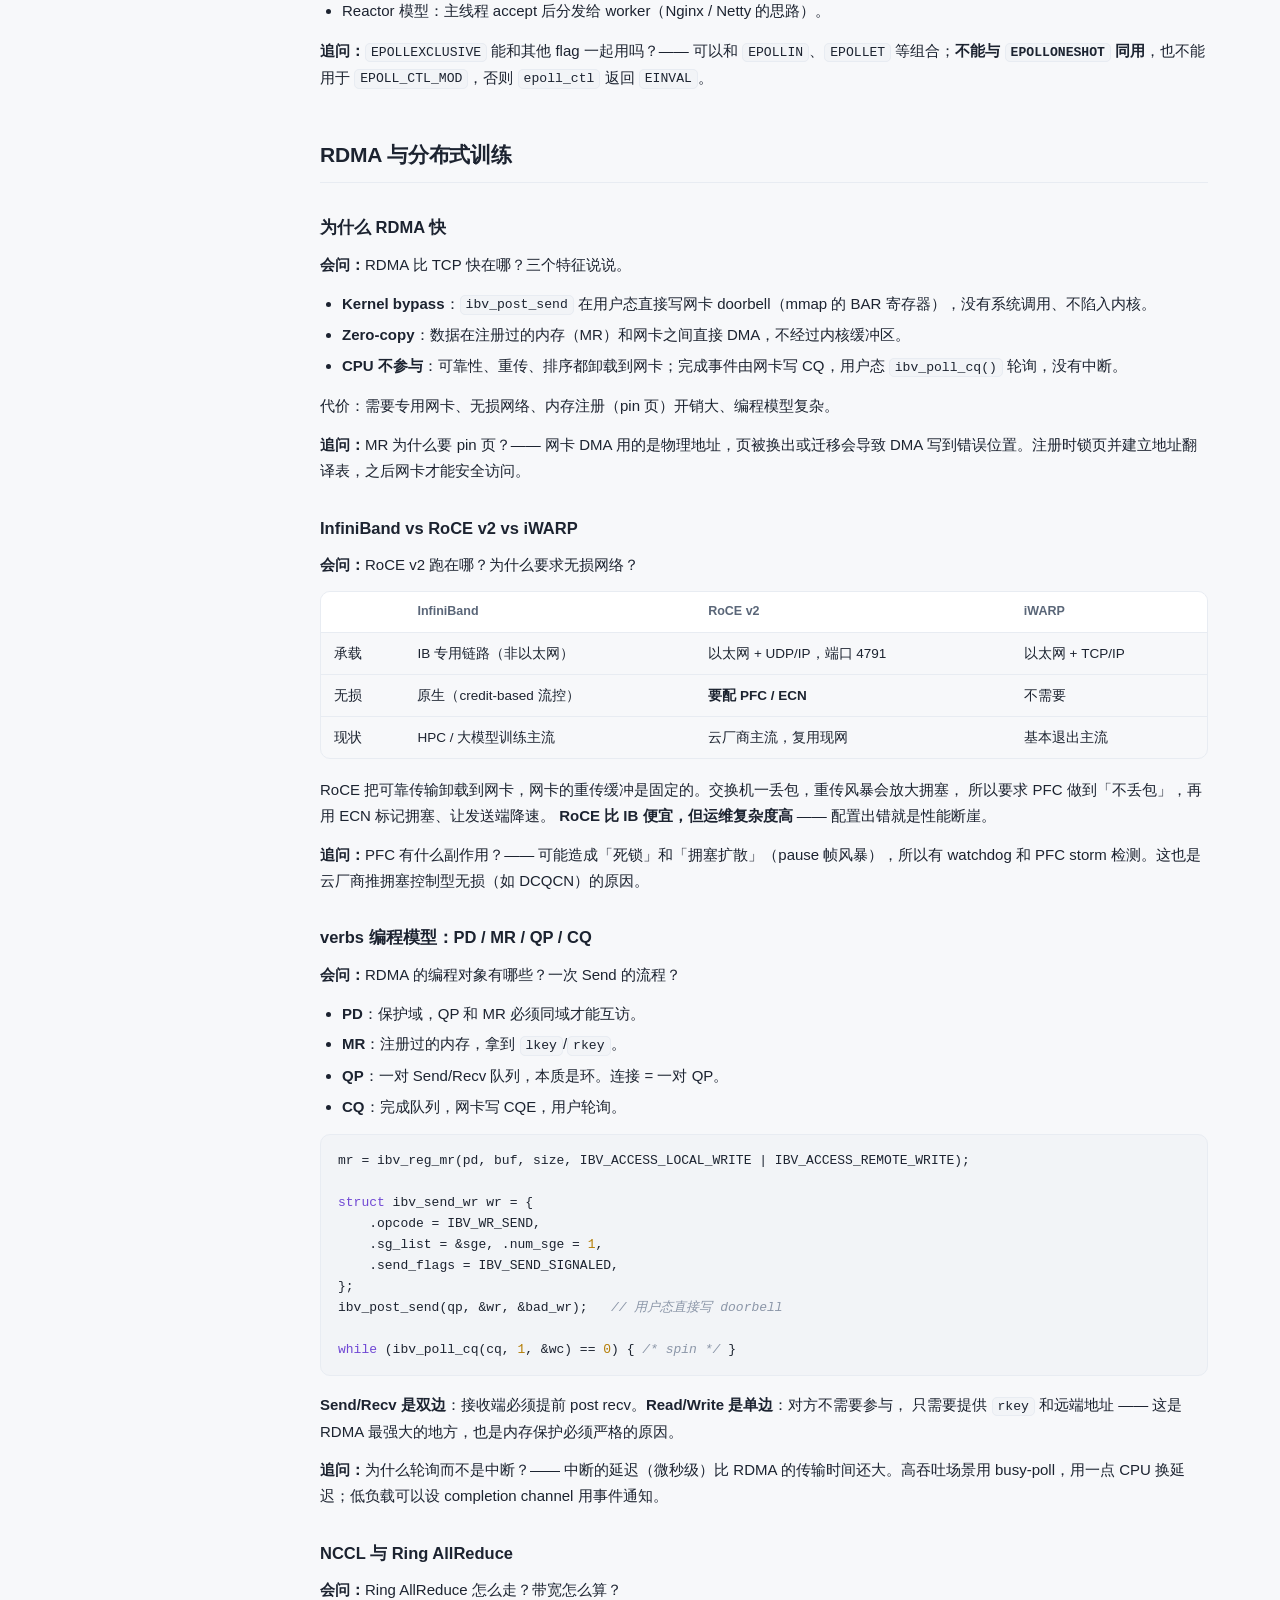
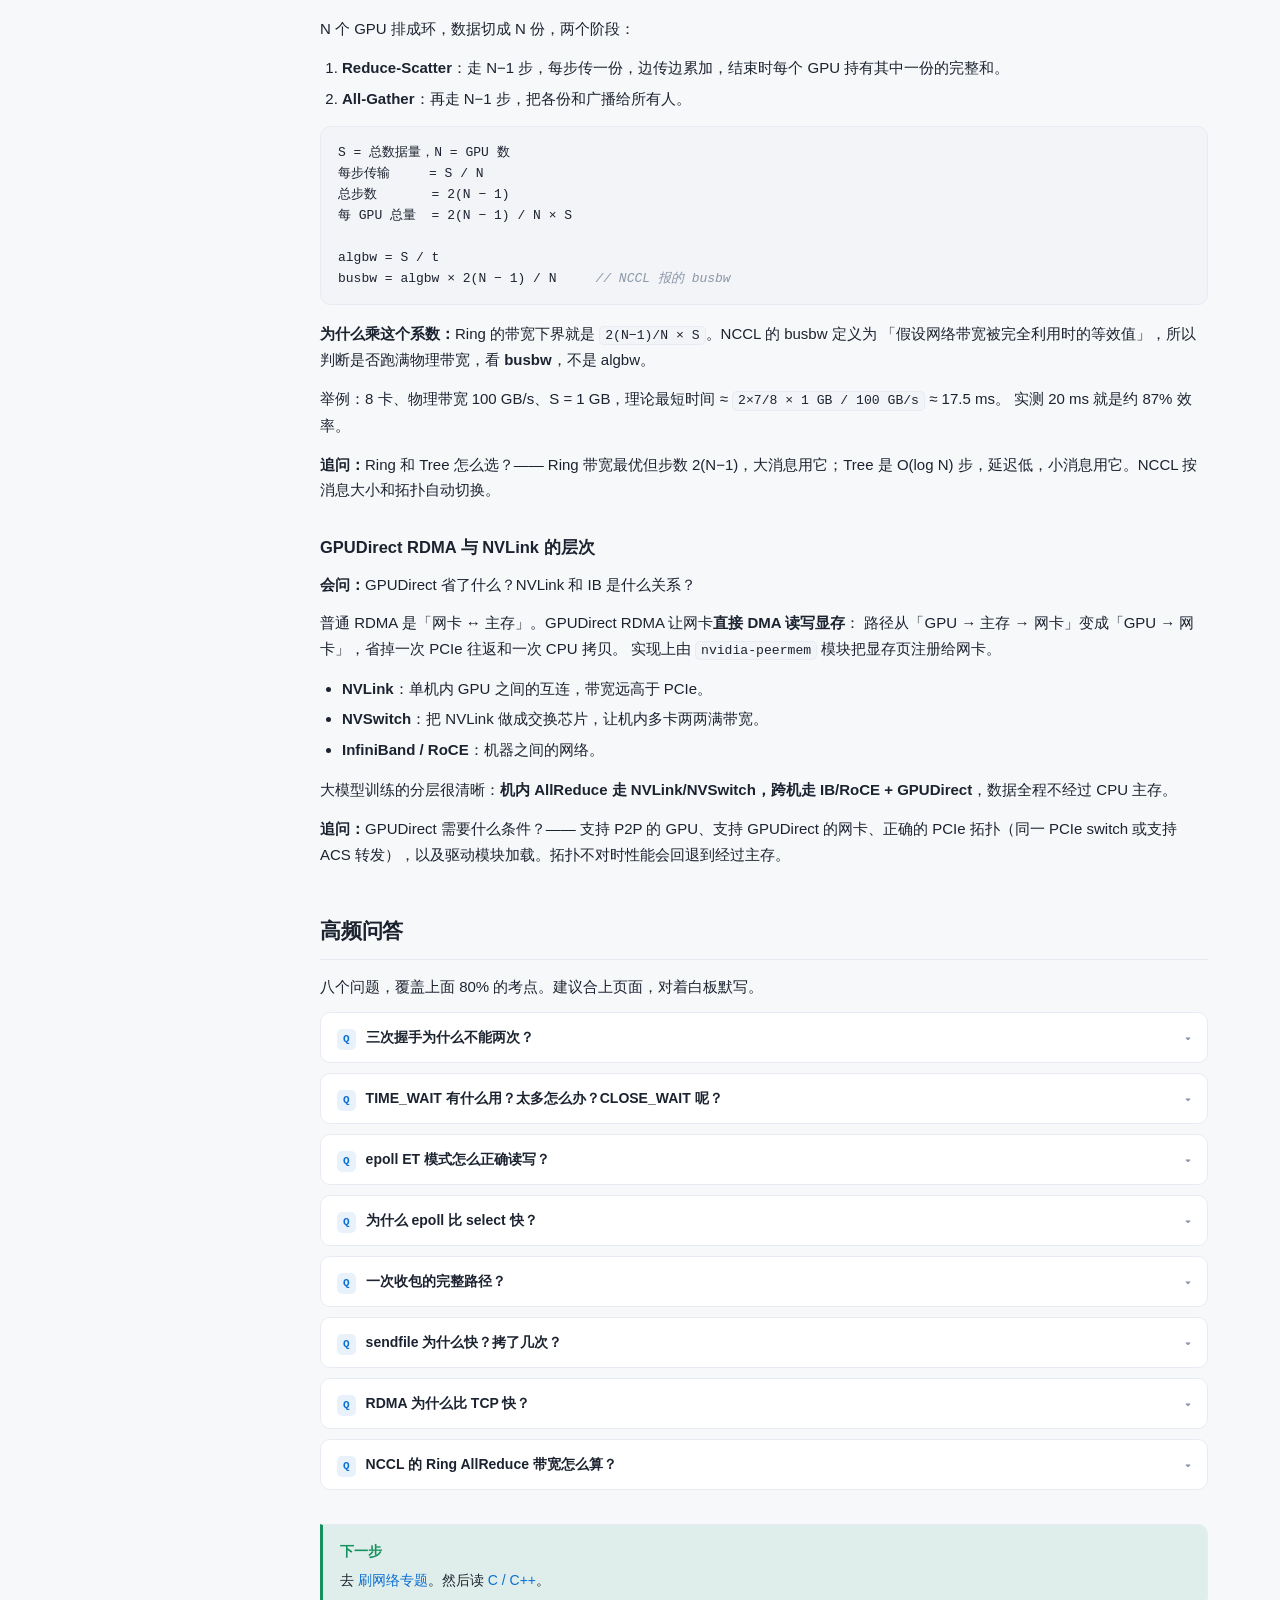
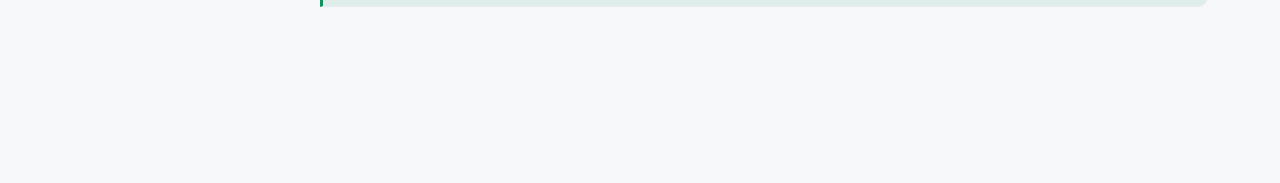
<file: pages/net.html>
<!DOCTYPE html>
<html lang="zh-CN">
<head>
<meta charset="utf-8">
<meta name="viewport" content="width=device-width,initial-scale=1">
<title>计算机网络 · 面试准备</title>
<link rel="stylesheet" href="../assets/style.css">
</head>
<body data-page="net">
<div id="topbar" data-base="../"></div>
<div style="position:sticky;top:56px;z-index:49;height:3px;background:transparent"><i id="read-bar" style="display:block;height:100%;width:0;background:linear-gradient(90deg,var(--accent),var(--purple))"></i></div>

<div class="wrap">
<div class="layout">
  <aside class="sidebar"><div id="toc"></div></aside>

  <main class="content">
    <h1>计算机网络</h1>
    <p style="color:var(--text-dim);font-size:15.5px">
      socket 你会用，协议细节你也读过。这一页只写<strong>你在面试里讲不清的那部分</strong>：
      一个包在内核里走了哪些队列、epoll 的 ET 为什么必须读到 <code>EAGAIN</code>、
      TIME_WAIT 和 CLOSE_WAIT 分别该怎么处置、CUBIC 和 BBR 到底差在哪、RDMA 为什么能绕过内核。
    </p>
    <div class="box warn">
      <span class="box-title">本页的写法</span>
      每小节按「会问 → 答案 → 追问」组织。数字和参数名都按 Linux 5.x 的默认值写；
      凡是会随内核版本变化的，会注明版本。<strong>记不准的数字不要编</strong>，面试时说「我记得是 X 量级，具体看内核版本」比说错强。
    </div>

    <h2 id="numbers">关键数字</h2>
    <p><strong>会问：</strong>一个 TCP 连接最多传多少数据？MTU 和 MSS 什么关系？TIME_WAIT 多久？</p>
    <div class="table-wrap">
      <table>
        <thead><tr><th>项目</th><th>数值</th><th>说明</th></tr></thead>
        <tbody>
          <tr><td>MTU（以太网）</td><td>1500 B</td><td>IP 层载荷上限；jumbo frame 通常 9000</td></tr>
          <tr><td>以太网帧头</td><td>14 B</td><td>目的 MAC 6 + 源 MAC 6 + EtherType 2；尾部 FCS 4 B 不计入 MTU</td></tr>
          <tr><td>IP 头 / TCP 头</td><td>20 B / 20 B</td><td>不含 option；带 timestamp + SACK 的 TCP 头通常 32 B</td></tr>
          <tr><td>MSS</td><td>1460 B</td><td>1500 − 20 − 20；IPv6 下是 1440</td></tr>
          <tr><td>端口</td><td>16 位</td><td>0–1023 特权端口；临时端口范围 <code>ip_local_port_range</code></td></tr>
          <tr><td>TCP 序号</td><td>32 位</td><td>4 GB 回绕；靠 timestamp 做 PAWS 防旧包</td></tr>
          <tr><td>窗口字段</td><td>16 位 = 65535</td><td>超过必须开 window scaling，否则长肥管道吃不满</td></tr>
          <tr><td>初始拥塞窗口</td><td>10 MSS</td><td>RFC 6928；Linux 按 <code>tcp_init_cwnd()</code> 取 10</td></tr>
          <tr><td>TIME_WAIT</td><td>2 × MSL = 60 s</td><td>Linux 里 <code>TCP_TIMEWAIT_LEN</code> 写死 60 秒，<strong>不可调</strong></td></tr>
          <tr><td>SYN 重传</td><td>默认 6 次</td><td><code>tcp_syn_retries</code>，指数退避，总计约 127 s</td></tr>
          <tr><td>接收缓冲</td><td>4096 / 131072 / 6291456</td><td><code>tcp_rmem</code> 的 min/default/max（5.x）</td></tr>
          <tr><td>发送缓冲</td><td>4096 / 16384 / 4194304</td><td><code>tcp_wmem</code></td></tr>
          <tr><td>accept 队列</td><td>4096</td><td><code>somaxconn</code> 默认；5.4 之前是 128</td></tr>
          <tr><td>NAPI 预算</td><td>300 包 / 2 ms</td><td><code>netdev_budget</code> / <code>netdev_budget_usecs</code>；单设备单次 poll 权重 64</td></tr>
        </tbody>
      </table>
    </div>
    <p><strong>追问：</strong>抓包看到 64 KB 的 TCP segment，可 MSS 不是 1460 吗？—— 那是发送端开了 TSO，内核把大块数据交给网卡切包；接收端对应的合并叫 GRO。offload 关闭时才会看到「一个 segment 一个包」。</p>

    <h2 id="tcp">TCP 状态机与握手挥手</h2>

    <h3 id="handshake">三次握手：只补最容易被问倒的点</h3>
    <p><strong>会问：</strong>为什么不能两次？四次行不行？ISN 为什么随机？</p>
    <p>
      两次握手的问题不是「同步不了序号」——序号在 SYN 和 SYN-ACK 里已经各带了一个。
      真正的问题是<strong>服务端无法确认客户端收到了 SYN-ACK</strong>：这个包丢了，服务端会单方面认为连接已建立并分配资源，
      客户端却还在重传 SYN。多出的第三次 ACK 就是让服务端确认「对端已就绪」。
      另一层作用是拒绝网络里滞留的旧 SYN：客户端用序号判断这不是本次连接，回 RST。
    </p>
    <pre><code>CLOSED ──主动打开/SYN──► SYN_SENT ──收 SYN+ACK/回 ACK──► ESTABLISHED
CLOSED ──被动打开/收 SYN,回 SYN+ACK──► SYN_RCVD ──收 ACK──► ESTABLISHED
                                                    ▲
                        同时打开（少见）: SYN_SENT 收 SYN 不回 ACK 而回 SYN</code></pre>
    <p>
      ISN 随机不是为了安全（那是加密的事），而是<strong>避免与旧连接的序号空间重叠</strong>，
      再加上 timestamp 的 PAWS 机制，才能可靠地区分新旧报文。
    </p>
    <p><strong>追问：</strong>SYN 丢了会怎样？—— 客户端指数退避重传（1s、2s、4s…），默认 6 次后放弃，约 127 秒。服务端侧如果 SYN-ACK 丢了，由 <code>tcp_synack_retries</code> 控制。</p>

    <h3 id="syn-flood">SYN flood 与 SYN cookie</h3>
    <p><strong>会问：</strong>SYN flood 打的是什么资源？SYN cookie 怎么做到不存状态？</p>
    <p>
      半连接（<code>SYN_RCVD</code>）是要占内核对象的：<code>request_sock</code>。攻击者伪造源 IP 发大量 SYN、
      不回最后的 ACK，这些半连接把资源耗尽，正常握手进不来。
    </p>
    <p>
      SYN cookie 的做法是<strong>不分配 request_sock</strong>：收到 SYN 时，用
      「源 IP、源端口、目的 IP、目的端口 + 一个每秒轮换的密钥」做哈希，取其中 24 位，
      加上 5 位时间槽和 3 位 MSS 索引，拼成 32 位塞进 SYN-ACK 的 <code>seq</code>。
      客户端回来的 ACK 里 <code>seq = cookie + 1</code>，服务端重算哈希校验，通过才创建连接。
    </p>
    <ul>
      <li><code>net.ipv4.tcp_syncookies</code>：1 = 队列溢出时才启用（默认），2 = 强制。</li>
      <li>代价：cookie 模式下放不下 window scaling / SACK 等 option，功能退化，所以只在压力下用。</li>
      <li>半连接数量上限受 <code>tcp_max_syn_backlog</code> 约束；全连接（已完成握手待 accept）受 <code>min(somaxconn, listen_backlog)</code> 约束。</li>
    </ul>
    <p><strong>追问：</strong>SYN cookie 能防什么、不能防什么？—— 防的是「伪造源 IP 的资源耗尽」，防不了真实 IP 的洪水（那要靠限速、清洗、anycast）。</p>

    <h3 id="teardown">四次挥手与 TIME_WAIT 的两个作用</h3>
    <p><strong>会问：</strong>为什么是四次？TIME_WAIT 为什么必须是 2MSL？</p>
    <p>
      全双工，两个方向要分别关闭：<code>FIN → ACK → FIN → ACK</code>。主动关闭方发完最后一个 ACK 后进入
      <code>TIME_WAIT</code>，等 2MSL（Linux 固定 60 秒）。
    </p>
    <div class="box ok">
      <span class="box-title">两个作用，必须完整说出来</span>
      <strong>① 保证最后的 ACK 能到达对端。</strong>ACK 丢了，对端会重传 FIN；还在 TIME_WAIT 就能重新 ACK。
      如果已经 CLOSED，收到重传的 FIN 只能回 RST，对端就不是正常关闭。
      <br><strong>② 让旧连接的报文彻底消失。</strong>2MSL 覆盖「ACK 过去 + FIN 回来」的最坏往返，
      保证相同四元组的新连接不会收到旧连接的残留报文。
    </div>
    <p>
      为什么是 2 倍：最坏情况是 ACK 单向耗时 1 MSL、对端重传的 FIN 回来再耗 1 MSL。Linux 把 MSL 定为 30 秒，
      于是 <code>TIME_WAIT</code> 恒为 60 秒，<strong><code>tcp_fin_timeout</code> 改的是 FIN_WAIT_2，不是 TIME_WAIT</strong>。
    </p>
    <p><strong>追问：</strong>为什么 TIME_WAIT 在主动关闭方？—— 因为它是最后一个发 ACK 的人，只有它需要「万一 ACK 丢了还能重发」。被动关闭方不需要。</p>

    <h3 id="time-wait-ops">TIME_WAIT 过多 vs CLOSE_WAIT 堆积</h3>
    <p><strong>会问：</strong>线上 TIME_WAIT 几万个，怎么处理？CLOSE_WAIT 很多说明什么？</p>
    <div class="table-wrap">
      <table>
        <thead><tr><th>状态</th><th>谁造成的</th><th>本质</th><th>处置</th></tr></thead>
        <tbody>
          <tr><td><code>TIME_WAIT</code></td><td>本机主动关闭</td><td>短连接太多、连接周转太快</td><td>连接池 / keep-alive；客户端侧 <code>tcp_tw_reuse=1</code>；服务端 <code>SO_REUSEADDR</code></td></tr>
          <tr><td><code>CLOSE_WAIT</code></td><td>本机被动关闭</td><td><strong>应用没调 <code>close()</code></strong>，连接泄漏</td><td>改代码。检查 <code>recv()==0</code> 后是否关闭、异常分支是否漏 fd、fd 是否被别处持有</td></tr>
        </tbody>
      </table>
    </div>
    <pre><code>ss -s                              <span class="c"># 各状态计数</span>
ss -tan state time-wait | wc -l
ss -tan state close-wait | head
lsof -p &lt;pid&gt; | wc -l              <span class="c"># 对照 /proc/&lt;pid&gt;/limits 的 open files</span></code></pre>
    <ul>
      <li><code>tcp_tw_reuse=1</code>：<strong>只对主动发起的新连接</strong>有效，且依赖 <code>tcp_timestamps=1</code>（默认开）。NAT 环境慎用。</li>
      <li><code>tcp_tw_recycle</code>：4.12 已从内核移除，别答。</li>
      <li>调小 <code>tcp_fin_timeout</code> 不影响 TIME_WAIT，只影响 FIN_WAIT_2，别答错。</li>
      <li>真正的解法是<strong>减少短连接</strong>，不是调参数。</li>
    </ul>
    <p><strong>追问：</strong>TIME_WAIT 会不会占满端口？—— 会。主动连接方用尽 <code>ip_local_port_range</code> 后无法建新连接，报 <code>Cannot assign requested address</code>。这时看的是<strong>本机作为客户端</strong>的连接行为。</p>

    <h2 id="cong">拥塞控制</h2>

    <h3 id="aimd">慢启动、拥塞避免、快重传、快恢复</h3>
    <p><strong>会问：</strong>cwnd 和 ssthresh 怎么变？为什么超时和 3 个 dup ACK 的惩罚不一样？</p>
    <ul>
      <li><strong>慢启动</strong>（<code>cwnd &lt; ssthresh</code>）：每收一个 ACK，<code>cwnd += 1 MSS</code>，效果是<strong>每个 RTT 翻倍</strong>。起点是 IW10 = 10 MSS。</li>
      <li><strong>拥塞避免</strong>（<code>cwnd ≥ ssthresh</code>）：每 RTT <code>+1 MSS</code>，线性增长（AIMD 的加性增）。</li>
      <li><strong>超时</strong>：<code>ssthresh = cwnd / 2</code>，<code>cwnd = 1 MSS</code>，回到慢启动。最重的惩罚。</li>
      <li><strong>快重传</strong>：收到 3 个重复 ACK，立刻重传缺失段，不等 RTO。</li>
      <li><strong>快恢复</strong>：<code>ssthresh = FlightSize / 2</code>，<code>cwnd = ssthresh + 3 MSS</code>（3 个 dup ACK 代表 3 个包已离开网络），然后进入拥塞避免。</li>
    </ul>
    <p>
      <strong>为什么区别对待：</strong>超时意味着连 ACK 都回不来了，网络可能严重拥塞；而 3 个 dup ACK 说明后续包还在到达，
      网络只是丢了个别包，所以没必要退到 1。
    </p>
    <pre><code><span class="c"># Reno 的 cwnd 轨迹（白板要能画）</span>
      超时:      ssthresh=cwnd/2, cwnd=1
   3 dup ACK:     ssthresh=cwnd/2, cwnd=ssthresh+3MSS
   每 RTT:        slow start 翻倍 → 到达 ssthresh → 每 RTT +1 MSS</code></pre>
    <p><strong>追问：</strong>SACK 改变了什么？—— 接收方通过 SACK option 报告收到的区间，发送方一个 RTT 可以补多个洞；没有 SACK 时（NewReno）一个 RTT 通常只能恢复一个丢包。</p>

    <h3 id="cubic-bbr">Reno → CUBIC → BBR：差在「用什么信号判断拥塞」</h3>
    <p><strong>会问：</strong>Linux 默认是什么？BBR 和 CUBIC 的本质区别？</p>
    <div class="table-wrap">
      <table>
        <thead><tr><th>算法</th><th>拥塞信号</th><th>窗口增长</th><th>问题/场景</th></tr></thead>
        <tbody>
          <tr><td>Reno</td><td>丢包</td><td>AIMD，每 RTT +1 MSS</td><td>高 BDP 下恢复太慢</td></tr>
          <tr><td><strong>CUBIC</strong>（Linux 默认）</td><td>丢包</td><td>以「上次拥塞点」为锚的三次函数，<strong>与 RTT 无关</strong></td><td>把非拥塞丢包误判为拥塞</td></tr>
          <tr><td><strong>BBR</strong></td><td><strong>不靠丢包</strong>，靠带宽和 RTT 估计</td><td>维持 <code>cwnd = BtlBw × RTprop</code>，用 pacing 控制发送节奏</td><td>与其他 BBR 流竞争公平性有争议；浅 buffer 下优势明显</td></tr>
        </tbody>
      </table>
    </div>
    <p>
      CUBIC 解决的问题：Reno 的窗口增长依赖 RTT，RTT 越长增长越慢，导致同一条链路上短 RTT 流占便宜。
      CUBIC 改成按<strong>时间</strong>增长，并且靠近上次拥塞点时增长慢、远离时增长快。
    </p>
    <p>
      BBR 解决的问题：<strong>丢包 ≠ 拥塞</strong>。它周期性地测量两个量：
      <code>BtlBw</code>（一段时间内 ACK 反映出的最大交付速率）和 <code>RTprop</code>（一段时间内的最小 RTT，
      即排队为空的物理时延），然后让在途数据量贴着 <code>BDP = BtlBw × RTprop</code>，并加一点 pacing。
    </p>
    <div class="box warn">
      <span class="box-title">为什么数据中心/长肥管道偏爱 BBR</span>
      交换机 buffer 浅，CUBIC 一丢包就砍半，吞吐周期性塌陷；BBR 不把丢包当信号，能把排队压到很低同时保持吞吐。
      但在<strong>有随机丢包的无线链路</strong>上，BBR 也可能过度乐观；在完全无损的 IB 网络上，瓶颈根本不在拥塞控制。
      <strong>没有银弹，只有权衡。</strong>
    </div>
    <p><strong>追问：</strong>怎么查看和切换？—— <code>sysctl net.ipv4.tcp_congestion_control</code>，可用的在 <code>/proc/sys/net/ipv4/tcp_available_congestion_control</code>；<code>ss -i</code> 能看到每条连接的 cwnd、rtt、拥塞算法。</p>

    <h2 id="flow">流量控制 vs 拥塞控制</h2>

    <h3 id="rwnd-cwnd">min(rwnd, cwnd)</h3>
    <p><strong>会问：</strong>两者保护的对象有什么不同？发送窗口到底取哪个？</p>
    <div class="table-wrap">
      <table>
        <thead><tr><th></th><th>流量控制</th><th>拥塞控制</th></tr></thead>
        <tbody>
          <tr><td>保护</td><td>接收方的 socket 缓冲区</td><td>网络链路和中间设备</td></tr>
          <tr><td>信号</td><td>TCP 头 <code>window</code> 字段（显式）</td><td>丢包 / dup ACK / RTT（隐式）</td></tr>
          <tr><td>变量</td><td><code>rwnd</code>，接收方决定</td><td><code>cwnd</code>，发送方估计</td></tr>
          <tr><td>失效后果</td><td>接收缓冲溢出丢包</td><td>网络拥塞崩溃</td></tr>
        </tbody>
      </table>
    </div>
    <p>发送方在途数据量满足 <code>inflight ≤ min(cwnd, rwnd)</code>。滑动窗口的左边界是 <code>snd_una</code>（最早未确认），右边界是 <code>snd_una + min(cwnd, rwnd)</code>。</p>
    <p><strong>追问：</strong><code>rwnd</code> 是怎么算出来的？—— 接收方用「socket 接收缓冲区剩余空间」减去一些保留量，再按 window scaling 右移后填进 16 位字段。缓冲区越小，窗口越小，吞吐上限 = <code>rwnd / RTT</code>。</p>

    <h3 id="sws">零窗口探测与糊涂窗口综合征</h3>
    <p><strong>会问：</strong>接收缓冲满了会怎样？什么是 SWS？Nagle 和延迟 ACK 为什么要小心一起用？</p>
    <ul>
      <li><strong>零窗口</strong>：接收方通告 <code>window=0</code>，发送方停止发送。之后接收方腾出空间时发的 window update 可能丢失，
      所以发送方用 <strong>zero window probe</strong> 定时发 1 字节探测，逼对方回当前窗口。</li>
      <li><strong>SWS（糊涂窗口）</strong>：接收方每次只腾出几字节就通告，发送方就发一个「头 40 字节、载荷几字节」的小包。
      对策两端都有：接收方等窗口够大（或超时）再通告；发送方用 <strong>Nagle</strong> 合并小包。</li>
      <li><strong>Nagle + 延迟 ACK</strong>：发送方等 ACK 才发下一个包，接收方等 40 ms 攒够再 ACK，两者叠加会造成明显延迟。
      这就是低延迟 RPC 设 <code>TCP_NODELAY</code> 的原因。</li>
    </ul>
    <p><strong>追问：</strong>什么时候该关 Nagle？—— 小消息、低延迟、请求-响应模式的协议（Redis、gRPC、游戏）关；大块批量传输保持开启，让内核合并。</p>

    <h2 id="kernel-stack">Linux 内核网络栈（重点）</h2>

    <h3 id="skb">sk_buff：为什么能前后伸缩</h3>
    <p><strong>会问：</strong>一个报文在内核里是什么结构？为什么要预留 headroom？</p>
    <p>
      整个内核网络栈用一个 <code>struct sk_buff</code> 表示一个报文，从驱动收到应用读走，都是同一个 skb 在流动。
      关键是指针：
    </p>
    <pre><code><span class="k">struct</span> sk_buff {
    <span class="k">char</span> *head, *data, *tail, *end;  <span class="c">// 缓冲区起止 + 当前数据起止</span>
    <span class="k">unsigned</span> <span class="k">int</span> len;              <span class="c">// 总长度</span>
    <span class="k">struct</span> sock *sk;               <span class="c">// 关联的 socket（后段才有）</span>
    <span class="k">struct</span> skb_shared_info *shinfo; <span class="c">// 尾部：frags、GSO 信息</span>
};</code></pre>
    <ul>
      <li><code>skb_reserve()</code>：把 <code>data</code>/<code>tail</code> 同时后移，预留头部空间（收包时一次留够 L2/L3/L4 的头）。</li>
      <li><code>skb_push()</code> / <code>skb_pull()</code>：在头部加 / 去一层协议头，<strong>只是移动 <code>data</code> 指针，O(1)，不搬数据</strong>。</li>
      <li><code>skb_put()</code> / <code>skb_trim()</code>：在尾部加 / 减数据。</li>
    </ul>
    <p>
      没有 headroom 的话，每封装一层头都要重新分配并拷贝整个报文。有了它，一个包从驱动到应用可以做到
      「分配一次、只改指针」。<code>skb_push</code> 还能往回推，是因为分配时就多要了空间（<code>NET_SKB_PAD</code> 等）。
    </p>
    <p><strong>追问：</strong>大块 payload 也存在线性区吗？—— 不。大块数据挂在 <code>skb_shared_info.frags[]</code>，指向 page，线性区只放头部和小段数据。这就是「零拷贝」的雏形，<code>sendpage</code>/<code>MSG_SPLICE_PAGES</code> 都走这里。</p>

    <h3 id="rx-path">收包路径：网卡 → DMA → 中断 → NAPI → 协议栈 → socket</h3>
    <p><strong>会问：</strong>一个包从网线到 <code>recv()</code> 返回，中间发生了什么？中断和轮询怎么配合？</p>
    <ol>
      <li><strong>DMA 写入 RX ring。</strong>驱动预分配一组描述符（descriptor），每块指向 DMA 缓冲区。网卡收到帧后自己写内存，<strong>CPU 不参与搬运</strong>。</li>
      <li><strong>硬中断（top half）。</strong>中断处理只做最少的：关掉该设备的 RX 中断，调用 <code>napi_schedule()</code>，把 NAPI 实例挂到 per-CPU 的 poll 链表，触发 <code>NET_RX_SOFTIRQ</code>。</li>
      <li><strong>NAPI poll（软中断）。</strong><code>net_rx_action</code> 调驱动的 <code>poll()</code>，一次最多处理 <strong>weight（默认 64）</strong> 个包；整轮软中断受 <code>netdev_budget</code>（默认 300 包）和 <code>netdev_budget_usecs</code>（默认 2 ms）限制。收完才重新开中断。</li>
      <li><strong><code>netif_receive_skb()</code></strong> 进入协议栈，按 EtherType 分发 → <code>ip_rcv()</code> → 路由/校验/分片重组 → <code>tcp_v4_rcv()</code>。</li>
      <li><strong>TCP 层用四元组哈希找到 <code>struct sock</code></strong>，把 skb 挂进 <code>sk_receive_queue</code>，调 <code>sk_data_ready()</code> 唤醒等待的进程。</li>
      <li><strong>用户态 <code>recv()</code></strong> 被调度后 <code>copy_to_user()</code> 把数据拷到用户缓冲区。</li>
    </ol>
    <pre><code>NIC ──DMA──► RX ring ──IRQ──► napi_schedule()
   ──softirq NET_RX_SOFTIRQ──► poll(weight=64)
   ──► netif_receive_skb ──► ip_rcv ──► tcp_v4_rcv
   ──► sk_receive_queue ──► sk_data_ready() ──► 唤醒 recv()</code></pre>
    <div class="box">
      <span class="box-title">为什么是「中断 + 轮询」的混合</span>
      纯中断：低 PPS 时延迟低，但高 PPS 下每包一次中断，CPU 全花在进中断上（中断风暴）。
      纯轮询：高 PPS 时高效，但低 PPS 时空转。
      NAPI 的做法是<strong>第一个包用中断唤醒，之后关中断批量轮询，收完再开</strong>——
      低负载像中断，高负载像轮询。
    </div>
    <p><strong>追问：</strong>多核怎么并行收包？—— 网卡多队列（RSS）按四元组哈希把连接分到不同 queue，每个 queue 配一个 CPU，用 IRQ affinity 绑定。单队列网卡只能一个 CPU 收，是高 PPS 场景的第一瓶颈。</p>

    <h3 id="tx-path">发包路径（简述）</h3>
    <p><strong>会问：</strong><code>write()</code> 到网卡之间做了什么？TSO 省了什么？</p>
    <p>
      <code>write()</code> 拷进 socket 发送缓冲区 → TCP 按 <code>min(cwnd, rwnd)</code> 取数据、加头、生成 skb →
      IP 查路由、必要时分片 → 邻居子系统填 MAC → 驱动 <code>ndo_start_xmit</code> 把描述符挂到 TX ring →
      网卡 DMA 读出并发送 → 发送完成中断回收缓冲区。
    </p>
    <p>
      <strong>TSO/GSO</strong>：内核把大块数据（最大约 64 KB）直接交给网卡，由硬件切成 MSS 大小的包，
      省掉内核里的分段。驱动的 <code>xmit_more</code> 允许一次提交多个 skb 才敲 doorbell，减少 MMIO。
    </p>
    <p><strong>追问：</strong>为什么发包不像收包那样用 NAPI？—— 发送由应用驱动，天然有节奏；收包是外部事件驱动，才需要中断/轮询的混合。</p>

    <h3 id="queues">几个「队列」，别搞混</h3>
    <p><strong>会问：</strong>backlog 队列、accept 队列、SYN 队列、ring buffer 分别在哪？满了什么现象？</p>
    <div class="table-wrap">
      <table>
        <thead><tr><th>队列</th><th>位置</th><th>大小参数</th><th>满了的表现</th></tr></thead>
        <tbody>
          <tr><td>RX ring</td><td>网卡/驱动 DMA 内存</td><td><code>ethtool -g</code>，典型 256–4096 描述符</td><td>网卡丢包，<code>rx_dropped</code>/<code>rx_missed</code> 增长</td></tr>
          <tr><td>backlog（per-CPU）</td><td>软中断输入队列</td><td><code>net.core.netdev_max_backlog</code>（默认 1000）</td><td>内核丢包，<code>/proc/net/softnet_stat</code> 的 drop 列增长</td></tr>
          <tr><td>半连接（SYN_RCVD）</td><td>TCP 层，未完成握手</td><td><code>tcp_max_syn_backlog</code></td><td>新 SYN 被丢，客户端超时重传</td></tr>
          <tr><td>accept 队列</td><td>TCP 层，已完成握手待 accept</td><td><code>min(somaxconn, listen(fd, backlog))</code></td><td><code>tcp_abort_on_overflow=0</code> 时静默丢 ACK，客户端「连上了但不响应」</td></tr>
          <tr><td>socket 接收队列</td><td>每个 <code>struct sock</code></td><td><code>SO_RCVBUF</code> / <code>tcp_rmem</code></td><td>窗口降为 0，发送方停发</td></tr>
        </tbody>
      </table>
    </div>
    <div class="box danger">
      <span class="box-title">经典事故</span>
      <code>listen(fd, 128)</code> 而 <code>somaxconn=4096</code>，实际 accept 队列是 <strong>128</strong>。
      突发流量下溢出，内核默认静默丢弃 ACK，客户端认为连接成功、请求却超时。
      看 <code>netstat -s | grep -i listen</code> 的 overflow 计数。<strong>修复：<code>listen(fd, SOMAXCONN)</code> 并调大 <code>somaxconn</code>。</strong>
    </div>
    <p>
      <strong>SO_RCVBUF 的坑：</strong>默认开启自动调优（<code>tcp_moderate_rcvbuf=1</code>），缓冲在 <code>tcp_rmem[1]</code> 和
      <code>[2]</code> 之间按 BDP 伸缩。<strong>一旦手动 <code>setsockopt(SO_RCVBUF)</code>，自动调优就被关掉</strong>，
      窗口固定，长肥管道下吞吐会掉。正确做法通常是只调 <code>tcp_rmem</code> 的上限，别动 socket 选项。
    </p>
    <p><strong>追问：</strong>怎么确认丢在哪个队列？—— ring：<code>ethtool -S</code>；backlog：<code>softnet_stat</code> 第三列；accept 溢出：<code>netstat -s</code> 的 listen overflows。</p>

    <h2 id="zero-copy">零拷贝与高性能 IO</h2>

    <h3 id="copy-count">4 次、3 次、2 次</h3>
    <p><strong>会问：</strong><code>read</code>+<code>write</code> 发文件拷了几次？<code>sendfile</code> 省了哪次？</p>
    <pre><code>read():  磁盘 ──DMA──► page cache ──CPU──► 用户 buf
write(): 用户 buf ──CPU──► socket buf ──DMA──► 网卡
<span class="c">// 4 次拷贝（2 次 DMA + 2 次 CPU），4 次用户/内核切换</span></code></pre>
    <div class="table-wrap">
      <table>
        <thead><tr><th>方式</th><th>拷贝</th><th>切换</th><th>关键点</th></tr></thead>
        <tbody>
          <tr><td><code>read</code> + <code>write</code></td><td>4</td><td>4</td><td>数据在用户态兜一圈</td></tr>
          <tr><td><code>mmap</code> + <code>write</code></td><td>3</td><td>4</td><td>省掉「内核 → 用户」那次 CPU 拷贝</td></tr>
          <tr><td><code>sendfile</code></td><td>3（SG-DMA 时 2）</td><td>2</td><td>不经过用户态；数据从 page cache 直接进 socket buffer</td></tr>
          <tr><td><code>splice</code> / <code>tee</code></td><td>取决于路径</td><td>2</td><td>以 pipe 为中转，传的是 page 引用；<code>tee</code> 是复制管道内容而不消费</td></tr>
          <tr><td><code>MSG_ZEROCOPY</code></td><td>发送侧 0 次 CPU 拷贝</td><td>2</td><td>用户页 pin 住后直接 DMA；完成通知走 socket error queue</td></tr>
        </tbody>
      </table>
    </div>
    <p><strong>追问：</strong>为什么说 zero-copy 不是「零」？—— DMA 拷贝还在，只是不占 CPU。省掉的是「CPU 参与的拷贝」和「上下文切换」。真正的零拷贝只能让计算靠近数据（GPU/DPU）。</p>

    <h3 id="sendfile-splice">sendfile 与 splice</h3>
    <p><strong>会问：</strong>写一段 sendfile 的代码？它和 splice 怎么选？</p>
    <pre><code><span class="c">// 文件 → socket，一次系统调用</span>
<span class="k">ssize_t</span> n = sendfile(sock_fd, file_fd, &amp;offset, count);

<span class="c">// 两个 fd 之间中转，必须有一端是 pipe</span>
splice(file_fd, &amp;off_in, pipefd[<span class="n">1</span>], NULL, len, SPLICE_F_MOVE);
splice(pipefd[<span class="n">0</span>], NULL, sock_fd, NULL, len, SPLICE_F_MOVE);</code></pre>
    <p>
      <code>sendfile</code> 适合「文件 → socket」的静态文件服务（Nginx）；<code>splice</code> 适合任意两个 fd 之间转发（代理）。
      两者都避免数据进入用户态。<strong>如果网卡支持 SG-DMA</strong>，内核可以把 page cache 的页直接交给网卡，
      连进 socket buffer 的那次拷贝都省了。
    </p>
    <p><strong>追问：</strong><code>sendfile</code> 的 in_fd 能是 socket 吗？—— 不能，in_fd 必须是支持 mmap 的文件；要把 socket 数据写到文件，用 <code>splice</code> 或用户态中转。</p>

    <h3 id="dpdk-xdp">DPDK 与 XDP：两种「绕过内核」</h3>
    <p><strong>会问：</strong>两者都很快，区别是什么？</p>
    <div class="table-wrap">
      <table>
        <thead><tr><th></th><th>DPDK</th><th>XDP</th></tr></thead>
        <tbody>
          <tr><td>位置</td><td>用户态，完全接管网卡（UIO/VFIO + PMD）</td><td>内核内，驱动 NAPI poll 的最早点（分配 skb 之前）</td></tr>
          <tr><td>数据路径</td><td>用户态 busy-poll，无中断、无系统调用</td><td>eBPF 程序返回 PASS/DROP/TX/REDIRECT</td></tr>
          <tr><td>CPU</td><td>独占核 100% 轮询</td><td>共享，按需执行</td></tr>
          <tr><td>典型场景</td><td>NFV、5G UPF、高频交易</td><td>DDoS 清洗、L4 负载均衡、可观测性</td></tr>
        </tbody>
      </table>
    </div>
    <p><strong>一句话：</strong>XDP 是「在内核里尽早处理」，DPDK 是「不要内核」。DPDK 快是因为省掉了中断、系统调用、协议栈、切换和拷贝，代价是独占 CPU 和网卡。</p>
    <p><strong>追问：</strong>XDP 能收包到用户态吗？—— 能，配合 <code>AF_XDP</code> socket，用 UMEM 做零拷贝或拷贝模式。这是 XDP 和 DPDK 之间的折中。</p>

    <h2 id="epoll">epoll 与 IO 多路复用</h2>

    <h3 id="compare">select / poll / epoll</h3>
    <p><strong>会问：</strong>epoll 为什么快？是红黑树快吗？</p>
    <div class="table-wrap">
      <table>
        <thead><tr><th></th><th>select</th><th>poll</th><th>epoll</th></tr></thead>
        <tbody>
          <tr><td>fd 上限</td><td><code>FD_SETSIZE</code>，默认 1024</td><td>无硬上限</td><td>无硬上限（受 <code>RLIMIT_NOFILE</code>）</td></tr>
          <tr><td>每次调用</td><td>拷贝位图 + 遍历 O(n)</td><td>拷贝数组 + 遍历 O(n)</td><td><code>epoll_wait</code> 只取就绪的 O(k)</td></tr>
          <tr><td>内核结构</td><td>无持久状态</td><td>无持久状态</td><td>红黑树 + 就绪链表</td></tr>
        </tbody>
      </table>
    </div>
    <p>
      <strong>快的两个真正原因：</strong>① 注册只做一次（<code>epoll_ctl</code>），<code>epoll_wait</code> 不再拷贝和扫描全量 fd；
      ② 就绪事件由内核回调主动挂到链表，<code>epoll_wait</code> 只返回就绪的。
      红黑树只是「fd → epitem」的索引，换成哈希表也一样快 —— 面试时能主动说这一点，比背「红黑树」高一个层次。
    </p>
    <p><strong>追问：</strong>epoll 一定比 select 快吗？—— 连接很少且都很活跃时，select 的额外开销可以忽略，epoll 的系统调用次数反而更多。epoll 赢在「连接多、活跃少」。</p>

    <h3 id="internals">红黑树 + 就绪链表</h3>
    <p><strong>会问：</strong>描述一下 epoll 的内核数据结构与事件流转。</p>
    <pre><code><span class="k">struct</span> eventpoll {
    <span class="k">struct</span> rb_root   rbr;      <span class="c">// 所有注册的 fd</span>
    <span class="k">struct</span> list_head rdllist; <span class="c">// 已就绪的 epitem</span>
    <span class="k">struct</span> wait_queue_head wq; <span class="c">// 阻塞在 epoll_wait 的进程</span>
};</code></pre>
    <ol>
      <li><code>epoll_create</code> 创建 <code>eventpoll</code>，初始化红黑树和就绪链表。</li>
      <li><code>epoll_ctl(ADD)</code> 把 fd 包成 <code>epitem</code> 插入红黑树，并在该 fd 的等待队列上注册 <code>ep_poll_callback</code>。</li>
      <li>数据到达 → 回调触发 → <code>epitem</code> 链入 <code>rdllist</code> → 唤醒 <code>epoll_wait</code>。</li>
      <li><code>epoll_wait</code> 把 <code>rdllist</code> 里的事件拷到用户数组并返回。</li>
    </ol>
    <p><strong>追问：</strong>同一个 fd 同时注册在多个 epoll 实例里会怎样？—— 每个实例各有一个 epitem、各注册一次回调，事件会分别挂到各自的就绪链表。可以，但注意回调开销和复杂度。</p>

    <h3 id="lt-et">LT vs ET：ET 必须读到 EAGAIN</h3>
    <p><strong>会问：</strong>两者区别？ET 模式怎么写才对？为什么 ET 必须非阻塞？</p>
    <ul>
      <li><strong>LT（默认）</strong>：只要 fd 还有数据，每次 <code>epoll_wait</code> 都返回它。读不完下次还提醒，安全。</li>
      <li><strong>ET</strong>：只在状态<strong>变化</strong>时通知一次（无数据 → 有数据）。没读完就<strong>不会再收到通知</strong>。</li>
    </ul>
    <pre><code><span class="c">// ET：fd 必须 O_NONBLOCK</span>
<span class="k">int</span> fl = fcntl(fd, F_GETFL);
fcntl(fd, F_SETFL, fl | O_NONBLOCK);
<span class="k">struct</span> epoll_event ev = { .events = EPOLLIN | EPOLLET, .data.fd = fd };
epoll_ctl(epfd, EPOLL_CTL_ADD, fd, &amp;ev);

<span class="c">// 读循环：必须读到 EAGAIN</span>
<span class="k">for</span> (;;) {
    <span class="k">ssize_t</span> n = read(fd, buf, <span class="k">sizeof</span> buf);
    <span class="k">if</span> (n &gt; <span class="n">0</span>) { handle(buf, n); <span class="k">continue</span>; }
    <span class="k">if</span> (n == <span class="n">0</span>) { close(fd); <span class="k">break</span>; }              <span class="c">// EOF</span>
    <span class="k">if</span> (errno == EAGAIN || errno == EWOULDBLOCK) <span class="k">break</span>; <span class="c">// 读干净</span>
    <span class="k">if</span> (errno == EINTR) <span class="k">continue</span>;
    close(fd); <span class="k">break</span>;                                <span class="c">// 真错误</span>
}</code></pre>
    <div class="box danger">
      <span class="box-title">为什么必须非阻塞</span>
      ET 要求「一次读干净」，判断读干净的唯一办法是 <code>read()</code> 返回 <code>EAGAIN</code>。
      如果 fd 是阻塞的，最后一次 <code>read()</code> 会<strong>挂起整个事件循环</strong>，等不到 <code>EAGAIN</code>。
    </div>
    <p>
      写也一样：写缓冲满时 <code>write()</code> 返回 <code>EAGAIN</code>，要把剩余数据存进应用缓冲，
      等 <code>EPOLLOUT</code> 再继续。<strong>ET 的正确性完全由应用负责</strong>，所以新服务优先用 LT。
    </p>
    <p><strong>追问：</strong>LT 会不会重复通知导致忙？—— 会。如果 fd 上一直有数据而你不读，<code>epoll_wait</code> 会一直返回。但只要你读，它就会停；这比 ET 漏读导致连接卡死容易排查得多。</p>

    <h3 id="thundering-herd">惊群与 EPOLLEXCLUSIVE</h3>
    <p><strong>会问：</strong>多个线程 <code>epoll_wait</code> 同一个 epfd 会怎样？怎么解决？</p>
    <p>
      一个事件到来时，所有等待在同一个 <code>eventpoll</code> 上的进程/线程都会被唤醒，但只有一个能处理，
      其余白醒一次 —— 线程越多，上下文切换浪费越大。
    </p>
    <ul>
      <li><code>EPOLLEXCLUSIVE</code>（4.5+）：<code>epoll_ctl</code> 时加上，内核<strong>只唤醒一个</strong>等待者。</li>
      <li><code>SO_REUSEPORT</code>：每个线程一个 epfd、各自监听同一端口，内核按四元组哈希分发连接，从根上不共享 epfd。</li>
      <li>Reactor 模型：主线程 accept 后分发给 worker（Nginx / Netty 的思路）。</li>
    </ul>
    <p><strong>追问：</strong><code>EPOLLEXCLUSIVE</code> 能和其他 flag 一起用吗？—— 可以和 <code>EPOLLIN</code>、<code>EPOLLET</code> 等组合；<strong>不能与 <code>EPOLLONESHOT</code> 同用</strong>，也不能用于 <code>EPOLL_CTL_MOD</code>，否则 <code>epoll_ctl</code> 返回 <code>EINVAL</code>。</p>

    <h2 id="rdma">RDMA 与分布式训练</h2>

    <h3 id="why-rdma">为什么 RDMA 快</h3>
    <p><strong>会问：</strong>RDMA 比 TCP 快在哪？三个特征说说。</p>
    <ul>
      <li><strong>Kernel bypass</strong>：<code>ibv_post_send</code> 在用户态直接写网卡 doorbell（mmap 的 BAR 寄存器），没有系统调用、不陷入内核。</li>
      <li><strong>Zero-copy</strong>：数据在注册过的内存（MR）和网卡之间直接 DMA，不经过内核缓冲区。</li>
      <li><strong>CPU 不参与</strong>：可靠性、重传、排序都卸载到网卡；完成事件由网卡写 CQ，用户态 <code>ibv_poll_cq()</code> 轮询，没有中断。</li>
    </ul>
    <p>代价：需要专用网卡、无损网络、内存注册（pin 页）开销大、编程模型复杂。</p>
    <p><strong>追问：</strong>MR 为什么要 pin 页？—— 网卡 DMA 用的是物理地址，页被换出或迁移会导致 DMA 写到错误位置。注册时锁页并建立地址翻译表，之后网卡才能安全访问。</p>

    <h3 id="ib-roce">InfiniBand vs RoCE v2 vs iWARP</h3>
    <p><strong>会问：</strong>RoCE v2 跑在哪？为什么要求无损网络？</p>
    <div class="table-wrap">
      <table>
        <thead><tr><th></th><th>InfiniBand</th><th>RoCE v2</th><th>iWARP</th></tr></thead>
        <tbody>
          <tr><td>承载</td><td>IB 专用链路（非以太网）</td><td>以太网 + UDP/IP，端口 4791</td><td>以太网 + TCP/IP</td></tr>
          <tr><td>无损</td><td>原生（credit-based 流控）</td><td><strong>要配 PFC / ECN</strong></td><td>不需要</td></tr>
          <tr><td>现状</td><td>HPC / 大模型训练主流</td><td>云厂商主流，复用现网</td><td>基本退出主流</td></tr>
        </tbody>
      </table>
    </div>
    <p>
      RoCE 把可靠传输卸载到网卡，网卡的重传缓冲是固定的。交换机一丢包，重传风暴会放大拥塞，
      所以要求 PFC 做到「不丢包」，再用 ECN 标记拥塞、让发送端降速。
      <strong>RoCE 比 IB 便宜，但运维复杂度高</strong> —— 配置出错就是性能断崖。
    </p>
    <p><strong>追问：</strong>PFC 有什么副作用？—— 可能造成「死锁」和「拥塞扩散」（pause 帧风暴），所以有 watchdog 和 PFC storm 检测。这也是云厂商推拥塞控制型无损（如 DCQCN）的原因。</p>

    <h3 id="verbs">verbs 编程模型：PD / MR / QP / CQ</h3>
    <p><strong>会问：</strong>RDMA 的编程对象有哪些？一次 Send 的流程？</p>
    <ul>
      <li><strong>PD</strong>：保护域，QP 和 MR 必须同域才能互访。</li>
      <li><strong>MR</strong>：注册过的内存，拿到 <code>lkey</code>/<code>rkey</code>。</li>
      <li><strong>QP</strong>：一对 Send/Recv 队列，本质是环。连接 = 一对 QP。</li>
      <li><strong>CQ</strong>：完成队列，网卡写 CQE，用户轮询。</li>
    </ul>
    <pre><code>mr = ibv_reg_mr(pd, buf, size, IBV_ACCESS_LOCAL_WRITE | IBV_ACCESS_REMOTE_WRITE);

<span class="k">struct</span> ibv_send_wr wr = {
    .opcode = IBV_WR_SEND,
    .sg_list = &amp;sge, .num_sge = <span class="n">1</span>,
    .send_flags = IBV_SEND_SIGNALED,
};
ibv_post_send(qp, &amp;wr, &amp;bad_wr);   <span class="c">// 用户态直接写 doorbell</span>

<span class="k">while</span> (ibv_poll_cq(cq, <span class="n">1</span>, &amp;wc) == <span class="n">0</span>) { <span class="c">/* spin */</span> }</code></pre>
    <p>
      <strong>Send/Recv 是双边</strong>：接收端必须提前 post recv。<strong>Read/Write 是单边</strong>：对方不需要参与，
      只需要提供 <code>rkey</code> 和远端地址 —— 这是 RDMA 最强大的地方，也是内存保护必须严格的原因。
    </p>
    <p><strong>追问：</strong>为什么轮询而不是中断？—— 中断的延迟（微秒级）比 RDMA 的传输时间还大。高吞吐场景用 busy-poll，用一点 CPU 换延迟；低负载可以设 completion channel 用事件通知。</p>

    <h3 id="nccl">NCCL 与 Ring AllReduce</h3>
    <p><strong>会问：</strong>Ring AllReduce 怎么走？带宽怎么算？</p>
    <p>N 个 GPU 排成环，数据切成 N 份，两个阶段：</p>
    <ol>
      <li><strong>Reduce-Scatter</strong>：走 N−1 步，每步传一份，边传边累加，结束时每个 GPU 持有其中一份的完整和。</li>
      <li><strong>All-Gather</strong>：再走 N−1 步，把各份和广播给所有人。</li>
    </ol>
    <pre><code>S = 总数据量，N = GPU 数
每步传输     = S / N
总步数       = 2(N − 1)
每 GPU 总量  = 2(N − 1) / N × S

algbw = S / t
busbw = algbw × 2(N − 1) / N     <span class="c">// NCCL 报的 busbw</span></code></pre>
    <p>
      <strong>为什么乘这个系数：</strong>Ring 的带宽下界就是 <code>2(N−1)/N × S</code>。NCCL 的 busbw 定义为
      「假设网络带宽被完全利用时的等效值」，所以判断是否跑满物理带宽，看 <strong>busbw</strong>，不是 algbw。
    </p>
    <p>
      举例：8 卡、物理带宽 100 GB/s、S = 1 GB，理论最短时间 ≈ <code>2×7/8 × 1 GB / 100 GB/s</code> ≈ 17.5 ms。
      实测 20 ms 就是约 87% 效率。
    </p>
    <p><strong>追问：</strong>Ring 和 Tree 怎么选？—— Ring 带宽最优但步数 2(N−1)，大消息用它；Tree 是 O(log N) 步，延迟低，小消息用它。NCCL 按消息大小和拓扑自动切换。</p>

    <h3 id="gpudirect">GPUDirect RDMA 与 NVLink 的层次</h3>
    <p><strong>会问：</strong>GPUDirect 省了什么？NVLink 和 IB 是什么关系？</p>
    <p>
      普通 RDMA 是「网卡 ↔ 主存」。GPUDirect RDMA 让网卡<strong>直接 DMA 读写显存</strong>：
      路径从「GPU → 主存 → 网卡」变成「GPU → 网卡」，省掉一次 PCIe 往返和一次 CPU 拷贝。
      实现上由 <code>nvidia-peermem</code> 模块把显存页注册给网卡。
    </p>
    <ul>
      <li><strong>NVLink</strong>：单机内 GPU 之间的互连，带宽远高于 PCIe。</li>
      <li><strong>NVSwitch</strong>：把 NVLink 做成交换芯片，让机内多卡两两满带宽。</li>
      <li><strong>InfiniBand / RoCE</strong>：机器之间的网络。</li>
    </ul>
    <p>大模型训练的分层很清晰：<strong>机内 AllReduce 走 NVLink/NVSwitch，跨机走 IB/RoCE + GPUDirect</strong>，数据全程不经过 CPU 主存。</p>
    <p><strong>追问：</strong>GPUDirect 需要什么条件？—— 支持 P2P 的 GPU、支持 GPUDirect 的网卡、正确的 PCIe 拓扑（同一 PCIe switch 或支持 ACS 转发），以及驱动模块加载。拓扑不对时性能会回退到经过主存。</p>

    <h2 id="qa">高频问答</h2>
    <p>八个问题，覆盖上面 80% 的考点。建议合上页面，对着白板默写。</p>

    <details class="qa">
      <summary>三次握手为什么不能两次？</summary>
      <div class="a">
        <p>两次握手时，服务端发完 SYN-ACK 就认为连接建立，<strong>无法确认客户端收到了它</strong>。SYN-ACK 丢失会让服务端单方面分配资源、客户端却在重传 SYN，双方状态不一致。</p>
        <p>同时，两次握手下，网络里滞留的旧 SYN 可能让服务端建立一个客户端根本不知道的连接。第三次 ACK（以及随机 ISN）让客户端有机会拒绝。</p>
        <p>四次可以，但没必要：三次已经是「双向确认」的最少次数。</p>
        <p><strong>追问：</strong>第三次 ACK 丢了怎么办？—— 服务端在 SYN_RCVD 会重传 SYN-ACK；客户端此时已 ESTABLISHED，收到重传的 SYN-ACK 会再回 ACK。</p>
      </div>
    </details>

    <details class="qa">
      <summary>TIME_WAIT 有什么用？太多怎么办？CLOSE_WAIT 呢？</summary>
      <div class="a">
        <p><strong>TIME_WAIT（2MSL = 60 s，Linux 写死）：</strong></p>
        <ul>
          <li>保证最后的 ACK 能到达：ACK 丢了，对端重传 FIN，还在 TIME_WAIT 的一方可以重新 ACK。</li>
          <li>让旧连接的报文彻底消失，避免污染相同四元组的新连接。</li>
        </ul>
        <p><strong>太多：</strong>本质是短连接太多。用连接池 / keep-alive；客户端侧 <code>tcp_tw_reuse=1</code>（需 timestamp）；服务端 <code>SO_REUSEADDR</code>。不要提 <code>tcp_tw_recycle</code>（4.12 已移除），调 <code>tcp_fin_timeout</code> 也没用（它管 FIN_WAIT_2）。</p>
        <p><strong>CLOSE_WAIT 堆积：</strong>完全不同 —— 对端发了 FIN，本机回了 ACK，但<strong>应用没有 close()</strong>。这是连接泄漏，改代码，不是调参数。</p>
        <p><strong>追问：</strong>TIME_WAIT 会不会导致端口耗尽？—— 会。本机作为客户端时，主动连接用尽临时端口范围，报 <code>Cannot assign requested address</code>。</p>
      </div>
    </details>

    <details class="qa">
      <summary>epoll ET 模式怎么正确读写？</summary>
      <div class="a">
        <ol>
          <li>fd 设为 <code>O_NONBLOCK</code>。</li>
          <li>读循环必须读到 <code>EAGAIN</code>；返回 0 是 EOF，关闭；其他错误关闭。</li>
          <li>写循环处理 <code>EAGAIN</code>：剩余数据进应用缓冲，注册 <code>EPOLLOUT</code>，等可写再继续。</li>
          <li>监听 <code>EPOLLERR</code>/<code>EPOLLHUP</code>，即使没注册这两个事件它们也可能被报告。</li>
        </ol>
        <p><strong>为什么必须非阻塞：</strong>判断「读干净」只能靠 <code>EAGAIN</code>；阻塞 fd 会挂起事件循环。</p>
        <p><strong>为什么 ET 容易出错：</strong>它只通知状态变化的边沿，漏读一次就永久丢事件。LT 每次 <code>epoll_wait</code> 都会提醒，容错性高，所以新服务优先 LT。</p>
        <p><strong>追问：</strong>accept 在 ET 下要注意什么？—— 也要循环 accept 直到 <code>EAGAIN</code>，否则并发连接会漏掉。</p>
      </div>
    </details>

    <details class="qa">
      <summary>为什么 epoll 比 select 快？</summary>
      <div class="a">
        <p>两点，不是「红黑树」：</p>
        <ol>
          <li><strong>注册一次，不再重复拷贝和扫描。</strong>select 每次调用都要把 fd 集合拷进内核并遍历 O(n)；epoll 在 <code>epoll_ctl</code> 时完成注册。</li>
          <li><strong>就绪事件由回调挂链表。</strong>数据到达时驱动回调把 epitem 挂到 <code>rdllist</code>，<code>epoll_wait</code> 只返回就绪的 O(k)。</li>
        </ol>
        <p>红黑树只是 fd → epitem 的索引，支持 O(log n) 增删查，换成哈希表也一样快。</p>
        <p><strong>追问：</strong>什么时候 select 更合适？—— 连接数很少且都活跃时，epoll 的额外系统调用和数据结构开销不占优；而且 select 可移植性好（跨平台）。</p>
      </div>
    </details>

    <details class="qa">
      <summary>一次收包的完整路径？</summary>
      <div class="a">
        <p>网卡 DMA 写 RX ring → 硬中断只做 <code>napi_schedule()</code> → 软中断 <code>NET_RX_SOFTIRQ</code> 里 NAPI poll（weight 64，总预算 300 包 / 2 ms）→ <code>netif_receive_skb</code> → <code>ip_rcv</code> → <code>tcp_v4_rcv</code> → 四元组哈希找 socket → 挂 <code>sk_receive_queue</code> → <code>sk_data_ready</code> 唤醒进程 → <code>copy_to_user</code>。</p>
        <p><strong>三个易混队列：</strong>RX ring（网卡）、backlog（per-CPU 软中断）、socket 接收队列（每连接）。</p>
        <p><strong>为什么 NAPI 是混合模式：</strong>低负载用中断保证延迟，高负载关中断批量轮询避免中断风暴。</p>
        <p><strong>追问：</strong>多核并行靠什么？—— 网卡多队列 RSS + IRQ affinity；单队列网卡只能一个 CPU 收包。</p>
      </div>
    </details>

    <details class="qa">
      <summary>sendfile 为什么快？拷了几次？</summary>
      <div class="a">
        <p><code>read</code>+<code>write</code>：4 次拷贝（2 次 DMA + 2 次 CPU）、4 次上下文切换。</p>
        <p><code>sendfile</code>：3 次拷贝、2 次切换。数据在内核内部从 page cache 直接进 socket buffer，不经过用户态。若网卡支持 SG-DMA，内核把页直接交给网卡，降到 2 次拷贝。</p>
        <p>省掉的是「内核 → 用户」的 CPU 拷贝和两次切换。</p>
        <p><strong>追问：</strong>零拷贝真的零吗？—— 不是，DMA 拷贝仍在，只是不占 CPU。零拷贝省的是 CPU 拷贝和上下文切换。</p>
      </div>
    </details>

    <details class="qa">
      <summary>RDMA 为什么比 TCP 快？</summary>
      <div class="a">
        <p>① Kernel bypass：用户态直接写网卡 doorbell，无系统调用。② Zero-copy：注册内存与网卡之间直接 DMA。③ 无 CPU 参与：可靠性卸载到网卡，完成事件写 CQ，用户态轮询，无中断。</p>
        <p>代数是：专用网卡、无损网络（RoCE 需 PFC/ECN）、MR 要 pin 页、编程模型复杂。</p>
        <p><strong>追问：</strong>GPUDirect 又是什么？—— 网卡直接 DMA 读写显存，绕过 CPU 和主存，跨机 NCCL 的关键。</p>
      </div>
    </details>

    <details class="qa">
      <summary>NCCL 的 Ring AllReduce 带宽怎么算？</summary>
      <div class="a">
        <p>Reduce-Scatter + All-Gather，各 N−1 步，每步传 S/N。</p>
        <p>每 GPU 总传输量 = <code>2(N−1)/N × S</code>；<code>algbw = S/t</code>；<code>busbw = algbw × 2(N−1)/N</code>。</p>
        <p>判断网络是否跑满，看 <strong>busbw 是否接近物理带宽</strong>。8 卡、100 GB/s、1 GB 数据，理论最短 ≈ 17.5 ms。</p>
        <p><strong>追问：</strong>为什么大消息用 Ring、小消息用 Tree？—— Ring 带宽最优但 2(N−1) 步；Tree 是 O(log N) 步，小消息下延迟由步数主导。</p>
      </div>
    </details>

    <div class="box ok" style="margin-top:34px">
      <span class="box-title">下一步</span>
      去 <a href="../quiz/index.html?cat=net">刷网络专题</a>。然后读 <a href="cpp.html">C / C++</a>。
    </div>
  </main>
</div>
</div>
<script src="../assets/app.js"></script>
</body>
</html>
</file>
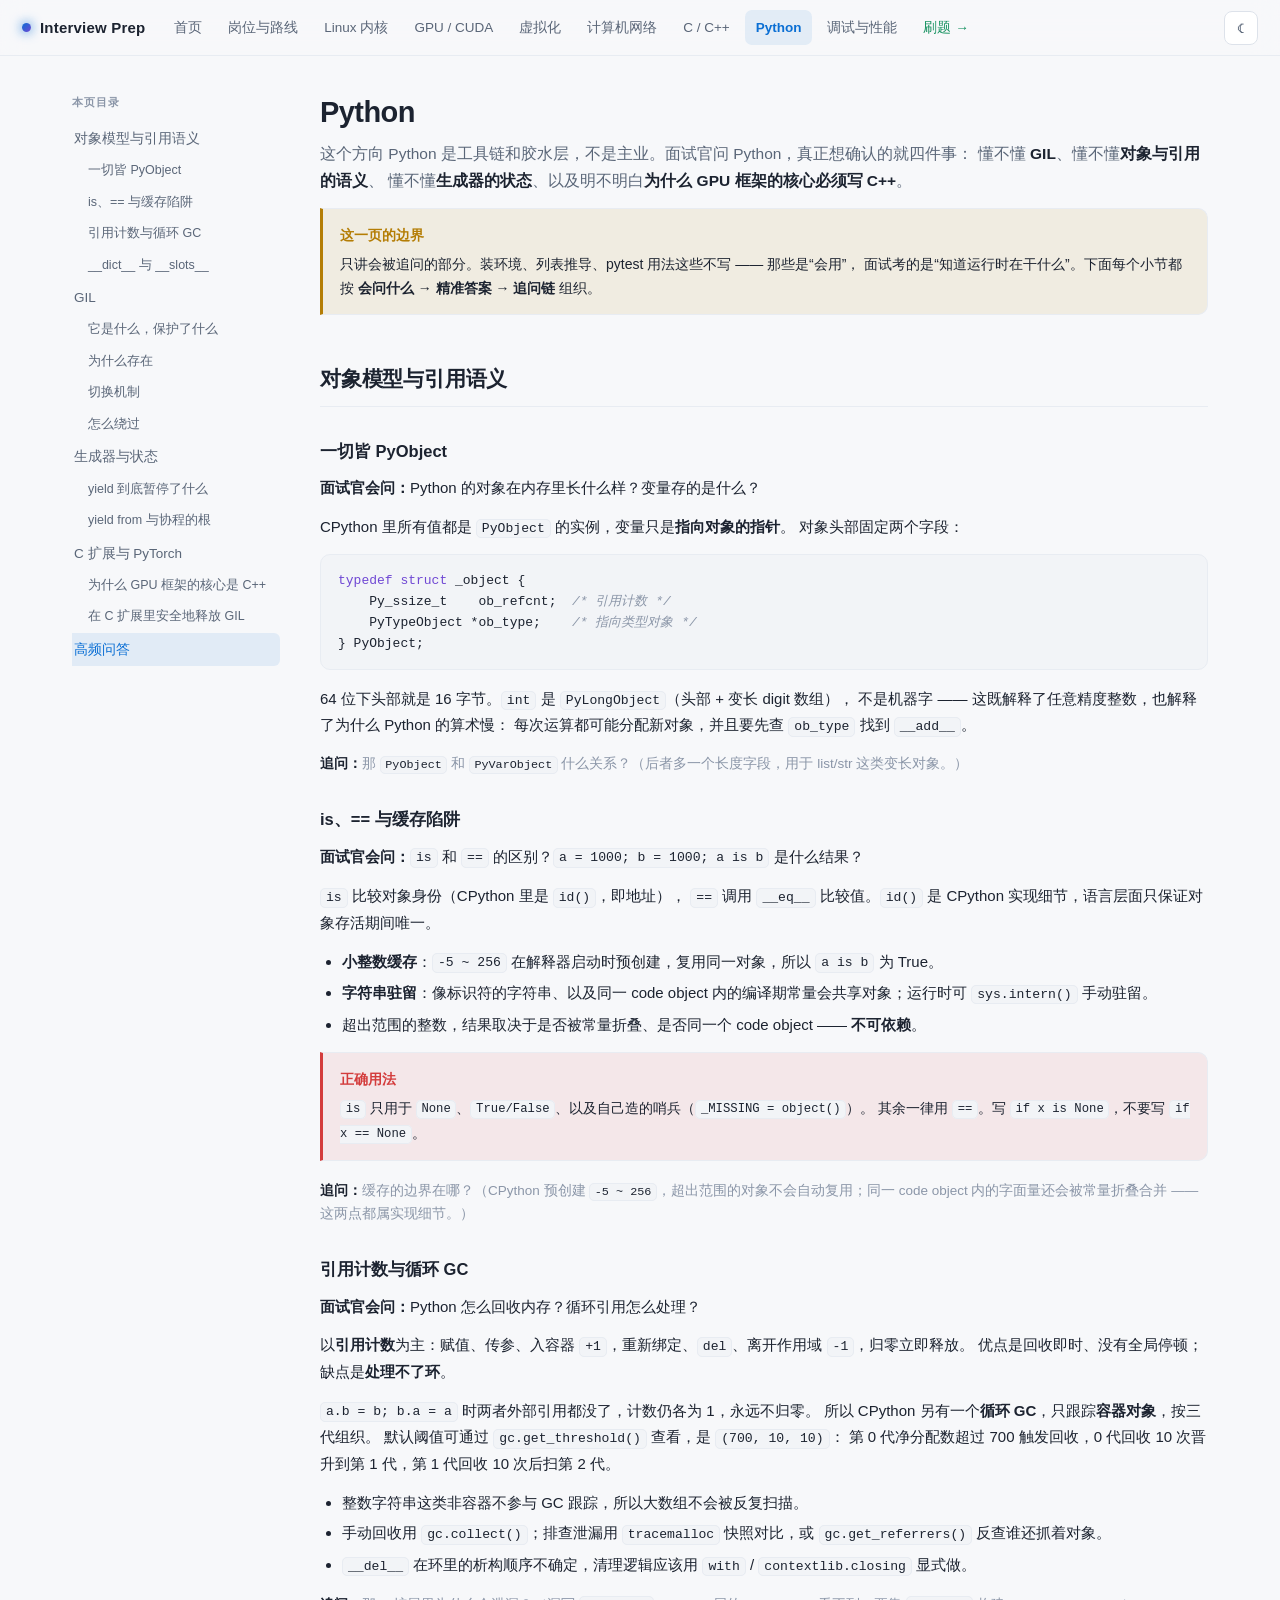
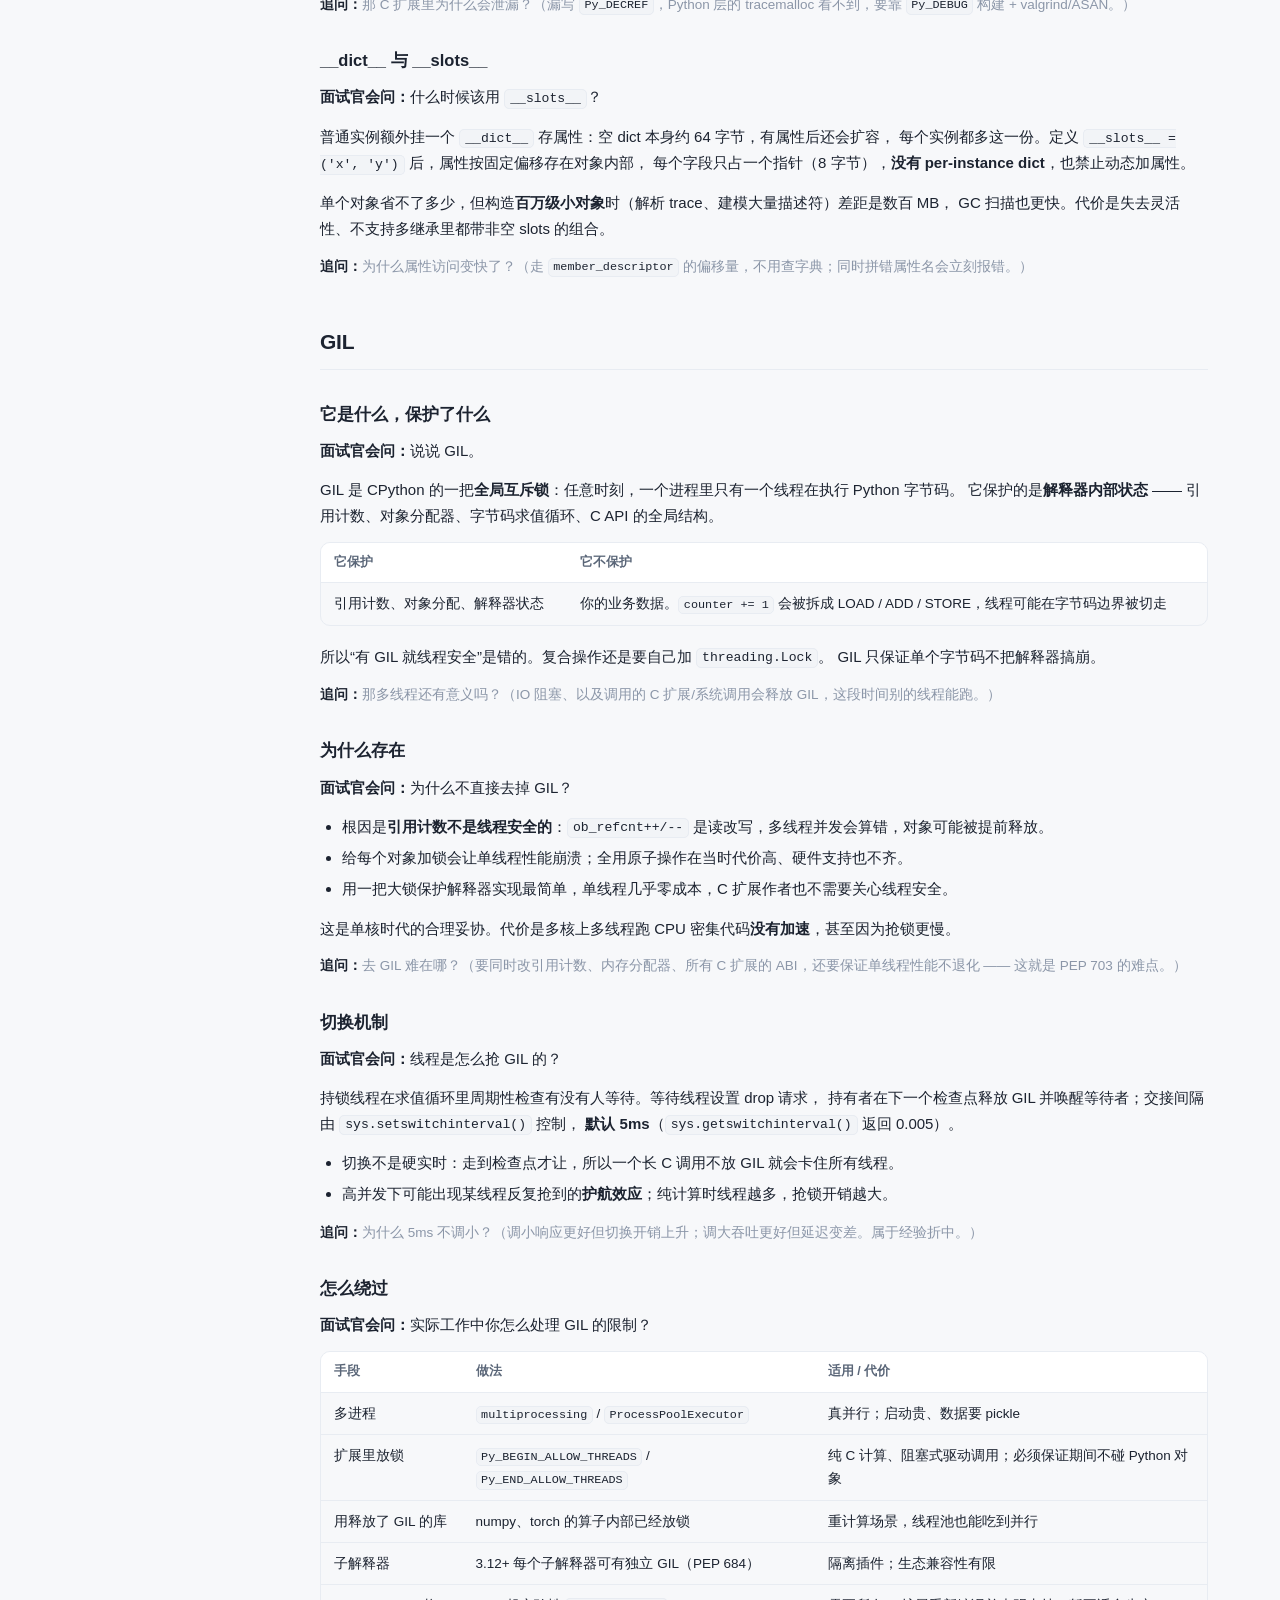
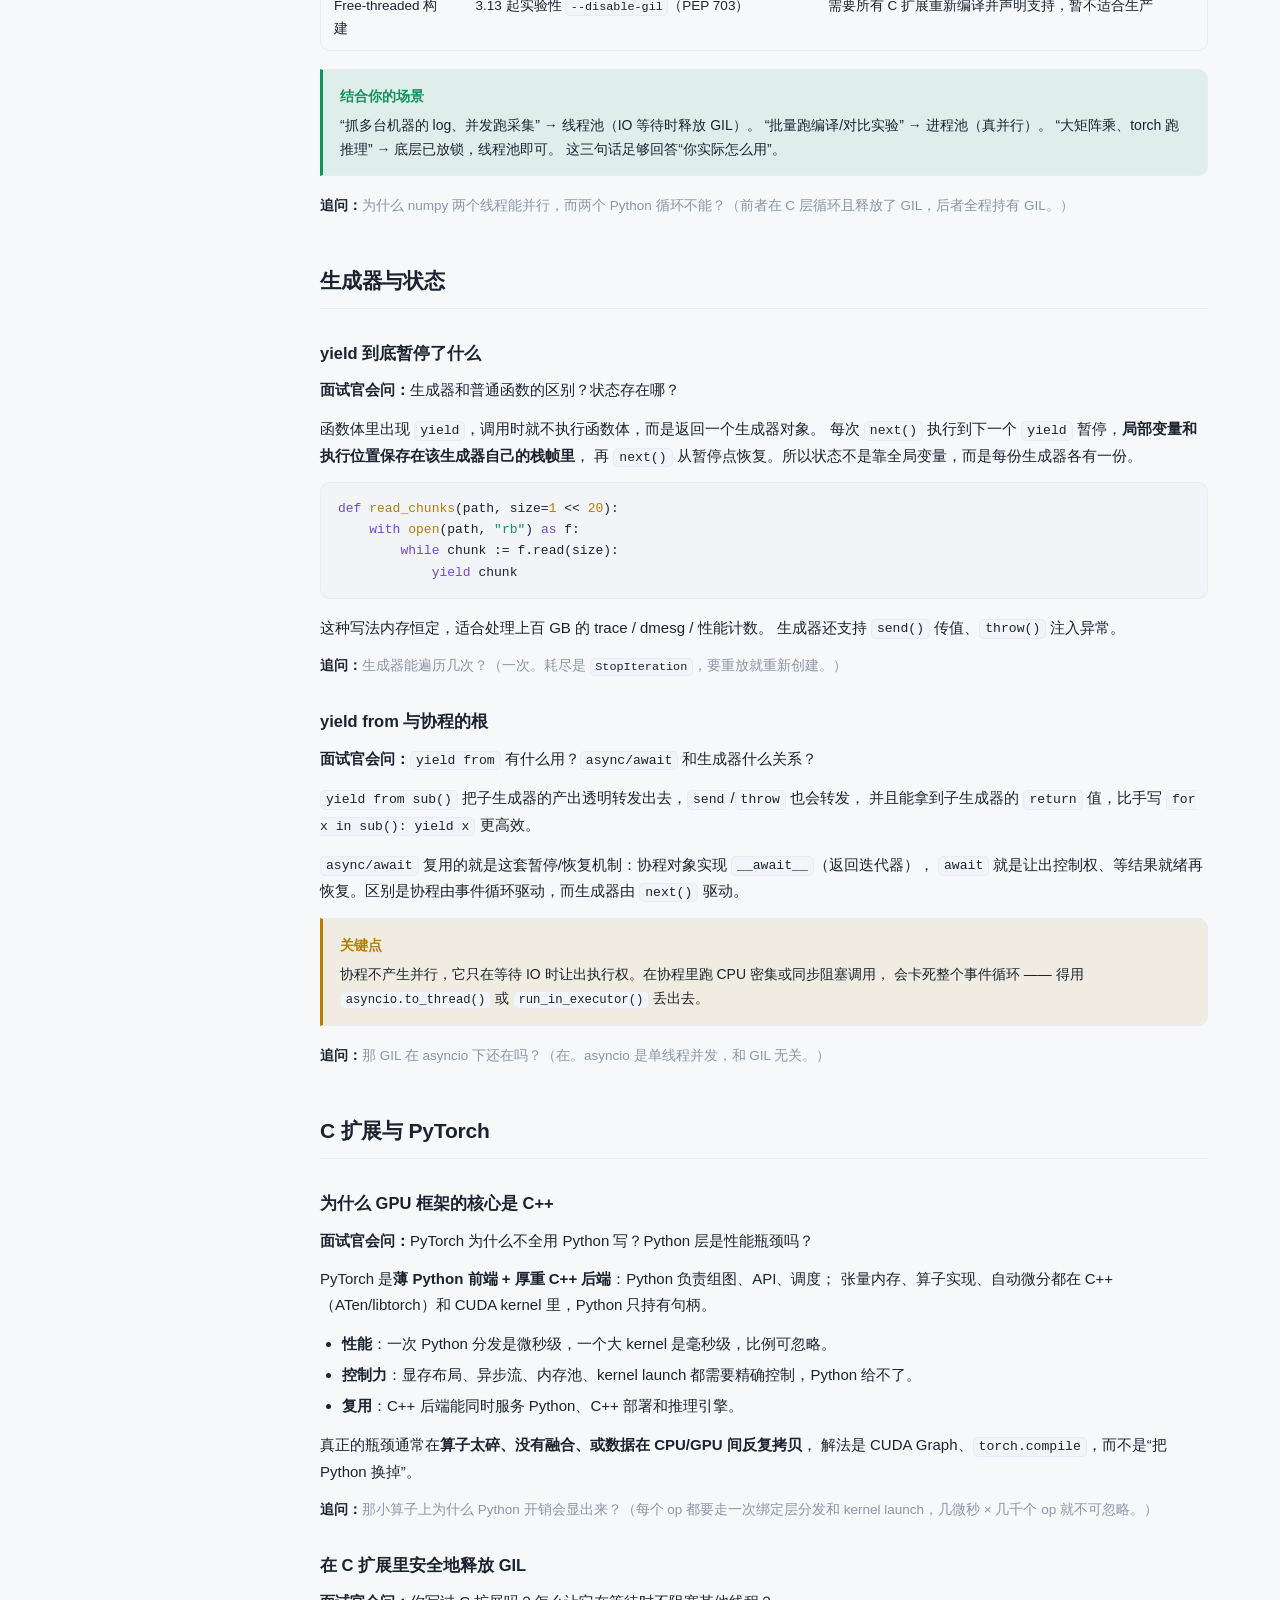
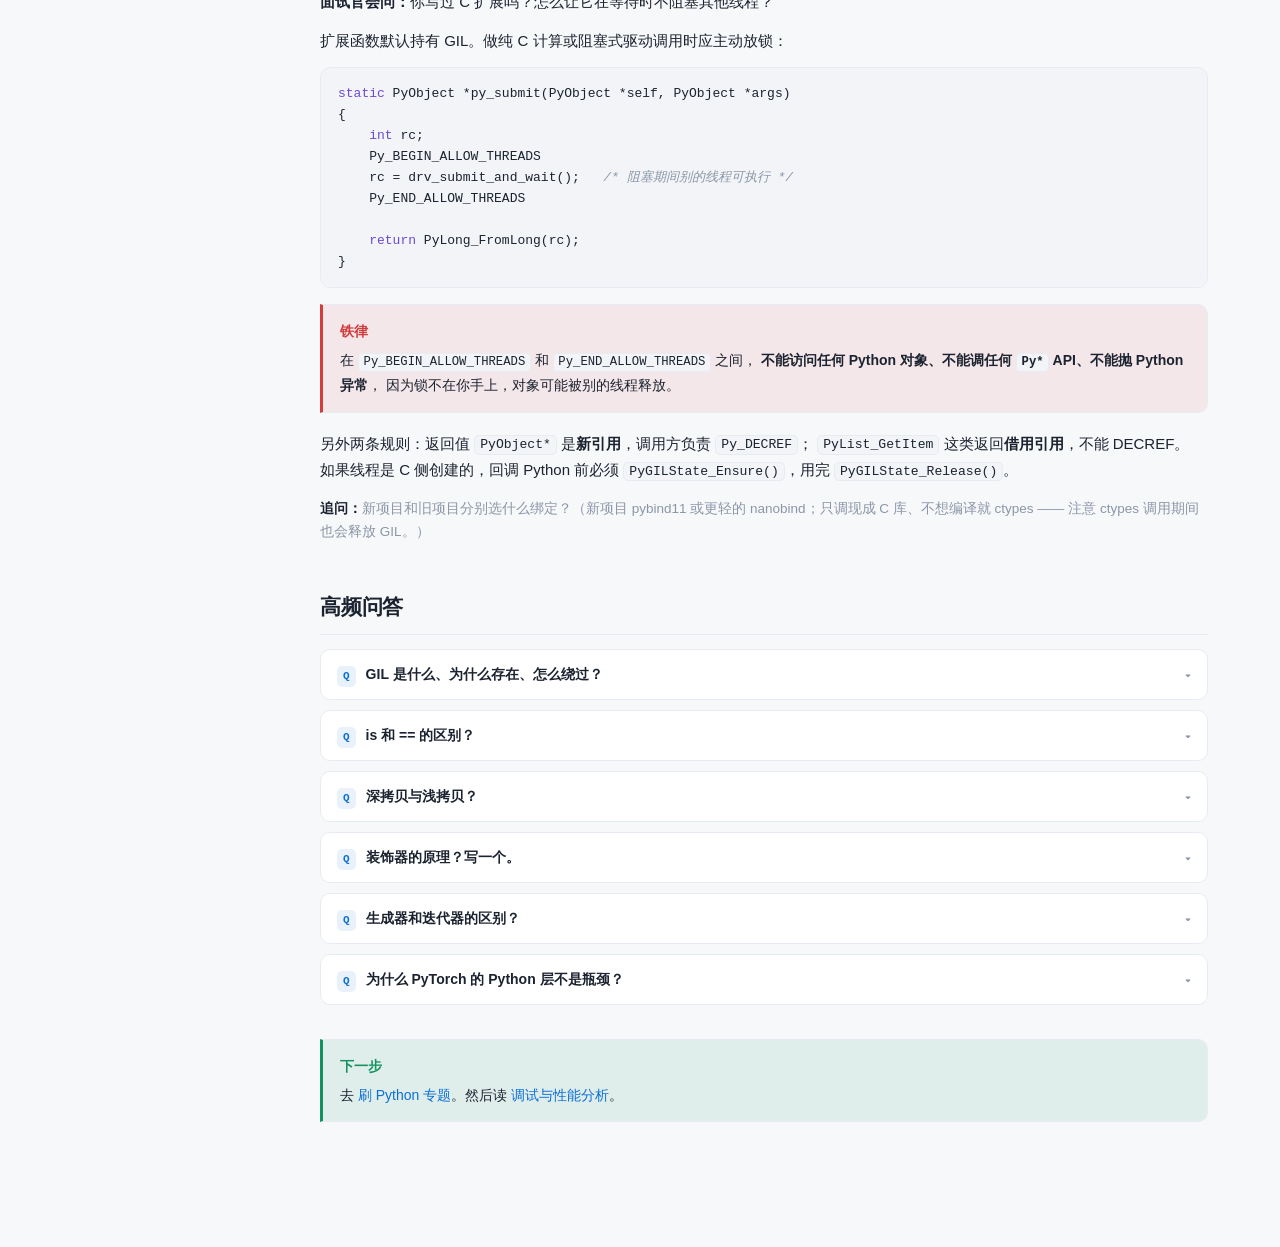
<file: pages/python.html>
<!DOCTYPE html>
<html lang="zh-CN">
<head>
<meta charset="utf-8">
<meta name="viewport" content="width=device-width,initial-scale=1">
<title>Python · 面试准备</title>
<link rel="stylesheet" href="../assets/style.css">
</head>
<body data-page="python">
<div id="topbar" data-base="../"></div>
<div style="position:sticky;top:56px;z-index:49;height:3px;background:transparent"><i id="read-bar" style="display:block;height:100%;width:0;background:linear-gradient(90deg,var(--accent),var(--purple))"></i></div>

<div class="wrap">
<div class="layout">
  <aside class="sidebar"><div id="toc"></div></aside>

  <main class="content">
    <h1>Python</h1>
    <p style="color:var(--text-dim);font-size:15.5px">
      这个方向 Python 是工具链和胶水层，不是主业。面试官问 Python，真正想确认的就四件事：
      懂不懂 <strong>GIL</strong>、懂不懂<strong>对象与引用的语义</strong>、
      懂不懂<strong>生成器的状态</strong>、以及明不明白<strong>为什么 GPU 框架的核心必须写 C++</strong>。
    </p>

    <div class="box warn">
      <span class="box-title">这一页的边界</span>
      只讲会被追问的部分。装环境、列表推导、pytest 用法这些不写 —— 那些是“会用”，
      面试考的是“知道运行时在干什么”。下面每个小节都按
      <strong>会问什么 → 精准答案 → 追问链</strong> 组织。
    </div>

    <h2 id="model">对象模型与引用语义</h2>

    <h3 id="pyobject">一切皆 PyObject</h3>
    <p><strong>面试官会问：</strong>Python 的对象在内存里长什么样？变量存的是什么？</p>
    <p>
      CPython 里所有值都是 <code>PyObject</code> 的实例，变量只是<strong>指向对象的指针</strong>。
      对象头部固定两个字段：
    </p>
    <pre><code><span class="k">typedef struct</span> _object {
    Py_ssize_t    ob_refcnt;  <span class="c">/* 引用计数 */</span>
    PyTypeObject *ob_type;    <span class="c">/* 指向类型对象 */</span>
} PyObject;</code></pre>
    <p>
      64 位下头部就是 16 字节。<code>int</code> 是 <code>PyLongObject</code>（头部 + 变长 digit 数组），
      不是机器字 —— 这既解释了任意精度整数，也解释了为什么 Python 的算术慢：
      每次运算都可能分配新对象，并且要先查 <code>ob_type</code> 找到 <code>__add__</code>。
    </p>
    <p style="color:var(--text-faint);font-size:13.5px"><strong>追问：</strong>那 <code>PyObject</code> 和 <code>PyVarObject</code> 什么关系？（后者多一个长度字段，用于 list/str 这类变长对象。）</p>

    <h3 id="identity">is、== 与缓存陷阱</h3>
    <p><strong>面试官会问：</strong><code>is</code> 和 <code>==</code> 的区别？<code>a = 1000; b = 1000; a is b</code> 是什么结果？</p>
    <p>
      <code>is</code> 比较对象身份（CPython 里是 <code>id()</code>，即地址），
      <code>==</code> 调用 <code>__eq__</code> 比较值。<code>id()</code> 是 CPython 实现细节，语言层面只保证对象存活期间唯一。
    </p>
    <ul>
      <li><strong>小整数缓存</strong>：<code>-5 ~ 256</code> 在解释器启动时预创建，复用同一对象，所以 <code>a is b</code> 为 True。</li>
      <li><strong>字符串驻留</strong>：像标识符的字符串、以及同一 code object 内的编译期常量会共享对象；运行时可 <code>sys.intern()</code> 手动驻留。</li>
      <li>超出范围的整数，结果取决于是否被常量折叠、是否同一个 code object —— <strong>不可依赖</strong>。</li>
    </ul>
    <div class="box danger">
      <span class="box-title">正确用法</span>
      <code>is</code> 只用于 <code>None</code>、<code>True/False</code>、以及自己造的哨兵（<code>_MISSING = object()</code>）。
      其余一律用 <code>==</code>。写 <code>if x is None</code>，不要写 <code>if x == None</code>。
    </div>
    <p style="color:var(--text-faint);font-size:13.5px"><strong>追问：</strong>缓存的边界在哪？（CPython 预创建 <code>-5 ~ 256</code>，超出范围的对象不会自动复用；同一 code object 内的字面量还会被常量折叠合并 —— 这两点都属实现细节。）</p>

    <h3 id="refcount">引用计数与循环 GC</h3>
    <p><strong>面试官会问：</strong>Python 怎么回收内存？循环引用怎么处理？</p>
    <p>
      以<strong>引用计数</strong>为主：赋值、传参、入容器 <code>+1</code>，重新绑定、<code>del</code>、离开作用域 <code>-1</code>，归零立即释放。
      优点是回收即时、没有全局停顿；缺点是<strong>处理不了环</strong>。
    </p>
    <p>
      <code>a.b = b; b.a = a</code> 时两者外部引用都没了，计数仍各为 1，永远不归零。
      所以 CPython 另有一个<strong>循环 GC</strong>，只跟踪<strong>容器对象</strong>，按三代组织。
      默认阈值可通过 <code>gc.get_threshold()</code> 查看，是 <code>(700, 10, 10)</code>：
      第 0 代净分配数超过 700 触发回收，0 代回收 10 次晋升到第 1 代，第 1 代回收 10 次后扫第 2 代。
    </p>
    <ul>
      <li>整数字符串这类非容器不参与 GC 跟踪，所以大数组不会被反复扫描。</li>
      <li>手动回收用 <code>gc.collect()</code>；排查泄漏用 <code>tracemalloc</code> 快照对比，或 <code>gc.get_referrers()</code> 反查谁还抓着对象。</li>
      <li><code>__del__</code> 在环里的析构顺序不确定，清理逻辑应该用 <code>with</code> / <code>contextlib.closing</code> 显式做。</li>
    </ul>
    <p style="color:var(--text-faint);font-size:13.5px"><strong>追问：</strong>那 C 扩展里为什么会泄漏？（漏写 <code>Py_DECREF</code>，Python 层的 tracemalloc 看不到，要靠 <code>Py_DEBUG</code> 构建 + valgrind/ASAN。）</p>

    <h3 id="slots">__dict__ 与 __slots__</h3>
    <p><strong>面试官会问：</strong>什么时候该用 <code>__slots__</code>？</p>
    <p>
      普通实例额外挂一个 <code>__dict__</code> 存属性：空 dict 本身约 64 字节，有属性后还会扩容，
      每个实例都多这一份。定义 <code>__slots__ = ('x', 'y')</code> 后，属性按固定偏移存在对象内部，
      每个字段只占一个指针（8 字节），<strong>没有 per-instance dict</strong>，也禁止动态加属性。
    </p>
    <p>
      单个对象省不了多少，但构造<strong>百万级小对象</strong>时（解析 trace、建模大量描述符）差距是数百 MB，
      GC 扫描也更快。代价是失去灵活性、不支持多继承里都带非空 slots 的组合。
    </p>
    <p style="color:var(--text-faint);font-size:13.5px"><strong>追问：</strong>为什么属性访问变快了？（走 <code>member_descriptor</code> 的偏移量，不用查字典；同时拼错属性名会立刻报错。）</p>

    <h2 id="gil">GIL</h2>

    <h3 id="gil-what">它是什么，保护了什么</h3>
    <p><strong>面试官会问：</strong>说说 GIL。</p>
    <p>
      GIL 是 CPython 的一把<strong>全局互斥锁</strong>：任意时刻，一个进程里只有一个线程在执行 Python 字节码。
      它保护的是<strong>解释器内部状态</strong> —— 引用计数、对象分配器、字节码求值循环、C API 的全局结构。
    </p>
    <div class="table-wrap">
      <table>
        <thead><tr><th>它保护</th><th>它不保护</th></tr></thead>
        <tbody>
          <tr><td>引用计数、对象分配、解释器状态</td><td>你的业务数据。<code>counter += 1</code> 会被拆成 LOAD / ADD / STORE，线程可能在字节码边界被切走</td></tr>
        </tbody>
      </table>
    </div>
    <p>
      所以“有 GIL 就线程安全”是错的。复合操作还是要自己加 <code>threading.Lock</code>。
      GIL 只保证单个字节码不把解释器搞崩。
    </p>
    <p style="color:var(--text-faint);font-size:13.5px"><strong>追问：</strong>那多线程还有意义吗？（IO 阻塞、以及调用的 C 扩展/系统调用会释放 GIL，这段时间别的线程能跑。）</p>

    <h3 id="gil-why">为什么存在</h3>
    <p><strong>面试官会问：</strong>为什么不直接去掉 GIL？</p>
    <ul>
      <li>根因是<strong>引用计数不是线程安全的</strong>：<code>ob_refcnt++/--</code> 是读改写，多线程并发会算错，对象可能被提前释放。</li>
      <li>给每个对象加锁会让单线程性能崩溃；全用原子操作在当时代价高、硬件支持也不齐。</li>
      <li>用一把大锁保护解释器实现最简单，单线程几乎零成本，C 扩展作者也不需要关心线程安全。</li>
    </ul>
    <p>
      这是单核时代的合理妥协。代价是多核上多线程跑 CPU 密集代码<strong>没有加速</strong>，甚至因为抢锁更慢。
    </p>
    <p style="color:var(--text-faint);font-size:13.5px"><strong>追问：</strong>去 GIL 难在哪？（要同时改引用计数、内存分配器、所有 C 扩展的 ABI，还要保证单线程性能不退化 —— 这就是 PEP 703 的难点。）</p>

    <h3 id="gil-switch">切换机制</h3>
    <p><strong>面试官会问：</strong>线程是怎么抢 GIL 的？</p>
    <p>
      持锁线程在求值循环里周期性检查有没有人等待。等待线程设置 drop 请求，
      持有者在下一个检查点释放 GIL 并唤醒等待者；交接间隔由 <code>sys.setswitchinterval()</code> 控制，
      <strong>默认 5ms</strong>（<code>sys.getswitchinterval()</code> 返回 0.005）。
    </p>
    <ul>
      <li>切换不是硬实时：走到检查点才让，所以一个长 C 调用不放 GIL 就会卡住所有线程。</li>
      <li>高并发下可能出现某线程反复抢到的<strong>护航效应</strong>；纯计算时线程越多，抢锁开销越大。</li>
    </ul>
    <p style="color:var(--text-faint);font-size:13.5px"><strong>追问：</strong>为什么 5ms 不调小？（调小响应更好但切换开销上升；调大吞吐更好但延迟变差。属于经验折中。）</p>

    <h3 id="gil-bypass">怎么绕过</h3>
    <p><strong>面试官会问：</strong>实际工作中你怎么处理 GIL 的限制？</p>
    <div class="table-wrap">
      <table>
        <thead><tr><th>手段</th><th>做法</th><th>适用 / 代价</th></tr></thead>
        <tbody>
          <tr><td>多进程</td><td><code>multiprocessing</code> / <code>ProcessPoolExecutor</code></td><td>真并行；启动贵、数据要 pickle</td></tr>
          <tr><td>扩展里放锁</td><td><code>Py_BEGIN_ALLOW_THREADS</code> / <code>Py_END_ALLOW_THREADS</code></td><td>纯 C 计算、阻塞式驱动调用；必须保证期间不碰 Python 对象</td></tr>
          <tr><td>用释放了 GIL 的库</td><td>numpy、torch 的算子内部已经放锁</td><td>重计算场景，线程池也能吃到并行</td></tr>
          <tr><td>子解释器</td><td>3.12+ 每个子解释器可有独立 GIL（PEP 684）</td><td>隔离插件；生态兼容性有限</td></tr>
          <tr><td>Free-threaded 构建</td><td>3.13 起实验性 <code>--disable-gil</code>（PEP 703）</td><td>需要所有 C 扩展重新编译并声明支持，暂不适合生产</td></tr>
        </tbody>
      </table>
    </div>
    <div class="box ok">
      <span class="box-title">结合你的场景</span>
      “抓多台机器的 log、并发跑采集” → 线程池（IO 等待时释放 GIL）。
      “批量跑编译/对比实验” → 进程池（真并行）。
      “大矩阵乘、torch 跑推理” → 底层已放锁，线程池即可。
      这三句话足够回答“你实际怎么用”。
    </div>
    <p style="color:var(--text-faint);font-size:13.5px"><strong>追问：</strong>为什么 numpy 两个线程能并行，而两个 Python 循环不能？（前者在 C 层循环且释放了 GIL，后者全程持有 GIL。）</p>

    <h2 id="iter">生成器与状态</h2>

    <h3 id="gen-state">yield 到底暂停了什么</h3>
    <p><strong>面试官会问：</strong>生成器和普通函数的区别？状态存在哪？</p>
    <p>
      函数体里出现 <code>yield</code>，调用时就不执行函数体，而是返回一个生成器对象。
      每次 <code>next()</code> 执行到下一个 <code>yield</code> 暂停，<strong>局部变量和执行位置保存在该生成器自己的栈帧里</strong>，
      再 <code>next()</code> 从暂停点恢复。所以状态不是靠全局变量，而是每份生成器各有一份。
    </p>
    <pre><code><span class="k">def</span> <span class="n">read_chunks</span>(path, size=<span class="n">1</span> &lt;&lt; <span class="n">20</span>):
    <span class="k">with</span> <span class="n">open</span>(path, <span class="s">"rb"</span>) <span class="k">as</span> f:
        <span class="k">while</span> chunk := f.read(size):
            <span class="k">yield</span> chunk</code></pre>
    <p>
      这种写法内存恒定，适合处理上百 GB 的 trace / dmesg / 性能计数。
      生成器还支持 <code>send()</code> 传值、<code>throw()</code> 注入异常。
    </p>
    <p style="color:var(--text-faint);font-size:13.5px"><strong>追问：</strong>生成器能遍历几次？（一次。耗尽是 <code>StopIteration</code>，要重放就重新创建。）</p>

    <h3 id="yield-from">yield from 与协程的根</h3>
    <p><strong>面试官会问：</strong><code>yield from</code> 有什么用？<code>async/await</code> 和生成器什么关系？</p>
    <p>
      <code>yield from sub()</code> 把子生成器的产出透明转发出去，<code>send</code>/<code>throw</code> 也会转发，
      并且能拿到子生成器的 <code>return</code> 值，比手写 <code>for x in sub(): yield x</code> 更高效。
    </p>
    <p>
      <code>async/await</code> 复用的就是这套暂停/恢复机制：协程对象实现 <code>__await__</code>（返回迭代器），
      <code>await</code> 就是让出控制权、等结果就绪再恢复。区别是协程由事件循环驱动，而生成器由 <code>next()</code> 驱动。
    </p>
    <div class="box warn">
      <span class="box-title">关键点</span>
      协程不产生并行，它只在等待 IO 时让出执行权。在协程里跑 CPU 密集或同步阻塞调用，
      会卡死整个事件循环 —— 得用 <code>asyncio.to_thread()</code> 或 <code>run_in_executor()</code> 丢出去。
    </div>
    <p style="color:var(--text-faint);font-size:13.5px"><strong>追问：</strong>那 GIL 在 asyncio 下还在吗？（在。asyncio 是单线程并发，和 GIL 无关。）</p>

    <h2 id="interop">C 扩展与 PyTorch</h2>

    <h3 id="why-cpp">为什么 GPU 框架的核心是 C++</h3>
    <p><strong>面试官会问：</strong>PyTorch 为什么不全用 Python 写？Python 层是性能瓶颈吗？</p>
    <p>
      PyTorch 是<strong>薄 Python 前端 + 厚重 C++ 后端</strong>：Python 负责组图、API、调度；
      张量内存、算子实现、自动微分都在 C++（ATen/libtorch）和 CUDA kernel 里，Python 只持有句柄。
    </p>
    <ul>
      <li><strong>性能</strong>：一次 Python 分发是微秒级，一个大 kernel 是毫秒级，比例可忽略。</li>
      <li><strong>控制力</strong>：显存布局、异步流、内存池、kernel launch 都需要精确控制，Python 给不了。</li>
      <li><strong>复用</strong>：C++ 后端能同时服务 Python、C++ 部署和推理引擎。</li>
    </ul>
    <p>
      真正的瓶颈通常在<strong>算子太碎、没有融合、或数据在 CPU/GPU 间反复拷贝</strong>，
      解法是 CUDA Graph、<code>torch.compile</code>，而不是“把 Python 换掉”。
    </p>
    <p style="color:var(--text-faint);font-size:13.5px"><strong>追问：</strong>那小算子上为什么 Python 开销会显出来？（每个 op 都要走一次绑定层分发和 kernel launch，几微秒 × 几千个 op 就不可忽略。）</p>

    <h3 id="capi">在 C 扩展里安全地释放 GIL</h3>
    <p><strong>面试官会问：</strong>你写过 C 扩展吗？怎么让它在等待时不阻塞其他线程？</p>
    <p>
      扩展函数默认持有 GIL。做纯 C 计算或阻塞式驱动调用时应主动放锁：
    </p>
    <pre><code><span class="k">static</span> PyObject *py_submit(PyObject *self, PyObject *args)
{
    <span class="k">int</span> rc;
    Py_BEGIN_ALLOW_THREADS
    rc = drv_submit_and_wait();   <span class="c">/* 阻塞期间别的线程可执行 */</span>
    Py_END_ALLOW_THREADS

    <span class="k">return</span> PyLong_FromLong(rc);
}</code></pre>
    <div class="box danger">
      <span class="box-title">铁律</span>
      在 <code>Py_BEGIN_ALLOW_THREADS</code> 和 <code>Py_END_ALLOW_THREADS</code> 之间，
      <strong>不能访问任何 Python 对象、不能调任何 <code>Py*</code> API、不能抛 Python 异常</strong>，
      因为锁不在你手上，对象可能被别的线程释放。
    </div>
    <p>
      另外两条规则：返回值 <code>PyObject*</code> 是<strong>新引用</strong>，调用方负责 <code>Py_DECREF</code>；
      <code>PyList_GetItem</code> 这类返回<strong>借用引用</strong>，不能 DECREF。
      如果线程是 C 侧创建的，回调 Python 前必须 <code>PyGILState_Ensure()</code>，用完 <code>PyGILState_Release()</code>。
    </p>
    <p style="color:var(--text-faint);font-size:13.5px"><strong>追问：</strong>新项目和旧项目分别选什么绑定？（新项目 pybind11 或更轻的 nanobind；只调现成 C 库、不想编译就 ctypes —— 注意 ctypes 调用期间也会释放 GIL。）</p>

    <h2 id="qa">高频问答</h2>

    <details class="qa">
      <summary>GIL 是什么、为什么存在、怎么绕过？</summary>
      <div class="a">
        <p>CPython 的全局互斥锁，保证同一时刻只有一个线程执行字节码。存在是因为引用计数不是线程安全的，用一把大锁实现最简单、单线程开销最小。</p>
        <p>它只保护解释器内部，不保护业务数据。绕过：CPU 密集用多进程；C 扩展用 <code>Py_BEGIN_ALLOW_THREADS</code>；numpy/torch 算子内部已放锁；3.13+ 有实验性的 free-threaded 构建。</p>
        <p><strong>加分句</strong>：IO 阻塞时释放 GIL，所以线程池对 IO 密集有效；切换间隔默认 5ms。</p>
      </div>
    </details>

    <details class="qa">
      <summary>is 和 == 的区别？</summary>
      <div class="a">
        <p><code>is</code> 比身份（<code>id()</code>，CPython 下是地址），<code>==</code> 比值（<code>__eq__</code>）。</p>
        <p><code>is</code> 只用于 <code>None</code>、<code>True/False</code> 和哨兵。小整数缓存（-5~256）和字符串驻留会让某些字面量 <code>is</code> 为 True，但这是实现细节，不能依赖。</p>
      </div>
    </details>

    <details class="qa">
      <summary>深拷贝与浅拷贝？</summary>
      <div class="a">
        <p>浅拷贝 <code>copy.copy()</code> 只复制最外层容器，内层对象仍共享；深拷贝 <code>copy.deepcopy()</code> 递归复制，得到完全独立的一份。</p>
        <p><code>a = b</code> 连浅拷贝都不是，只是多了一个引用。深拷贝能处理循环引用（内部用 memo），但很慢；含文件句柄、锁的对象通常无法深拷贝。</p>
      </div>
    </details>

    <details class="qa">
      <summary>装饰器的原理？写一个。</summary>
      <div class="a">
        <p>本质是“接收函数、返回新函数”的高阶函数，<code>@deco</code> 等价于 <code>f = deco(f)</code>。用 <code>functools.wraps</code> 保留元信息。</p>
        <pre><code><span class="k">import</span> functools, time

<span class="k">def</span> <span class="n">timed</span>(fn):
    <span class="n">@functools.wraps</span>(fn)
    <span class="k">def</span> <span class="n">wrapper</span>(*args, **kwargs):
        t0 = time.perf_counter()
        <span class="k">try</span>:
            <span class="k">return</span> fn(*args, **kwargs)
        <span class="k">finally</span>:
            <span class="n">print</span>(f<span class="s">"{fn.__name__}: {time.perf_counter()-t0:.4f}s"</span>)
    <span class="k">return</span> wrapper</code></pre>
        <p>带参数的装饰器要多包一层：<code>@retry(3)</code> 实际是 <code>retry(3)(f)</code>。驱动测试里常用来做超时打印、ioctl 自动重试。</p>
      </div>
    </details>

    <details class="qa">
      <summary>生成器和迭代器的区别？</summary>
      <div class="a">
        <p>迭代器实现 <code>__iter__</code> / <code>__next__</code>；生成器是 <code>yield</code> 自动生成的迭代器，不用手写协议，状态由栈帧保存，支持 <code>send()</code> 双向通信。</p>
        <p>共同点：只能遍历一次。区别在写法与灵活性，不在能力边界。</p>
      </div>
    </details>

    <details class="qa">
      <summary>为什么 PyTorch 的 Python 层不是瓶颈？</summary>
      <div class="a">
        <p>算子和张量管理都在 C++/CUDA 层，Python 只是薄分发层。一次 Python 调用的开销远小于一个 kernel 的执行时间。</p>
        <p>例外：算子太碎时分发开销累积，用 CUDA Graph / <code>torch.compile</code> 合并；数据加载写不好（Python 循环、频繁 H2D/D2H 拷贝）也会成为真瓶颈。</p>
      </div>
    </details>

    <div class="box ok" style="margin-top:34px">
      <span class="box-title">下一步</span>
      去 <a href="../quiz/index.html?cat=python">刷 Python 专题</a>。然后读 <a href="sysdebug.html">调试与性能分析</a>。
    </div>
  </main>
</div>
</div>
<script src="../assets/app.js"></script>
</body>
</html>
</file>
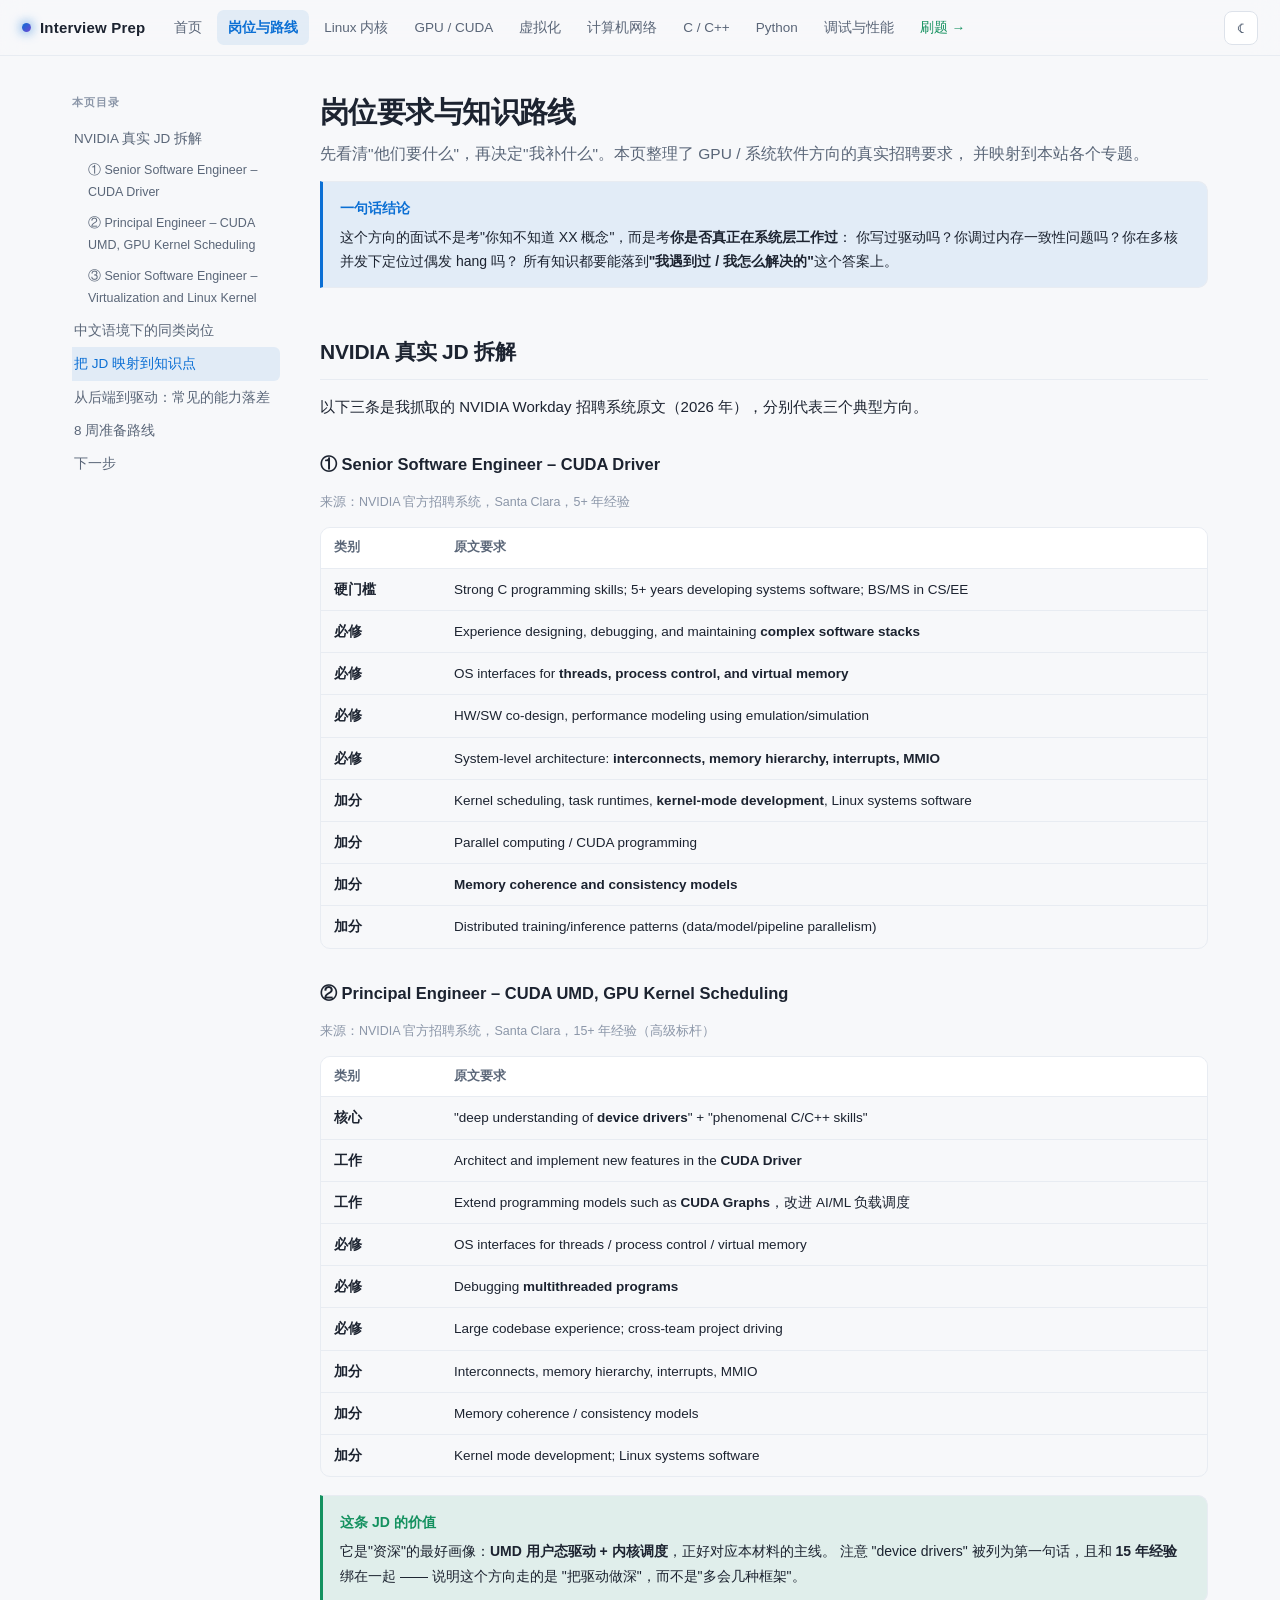
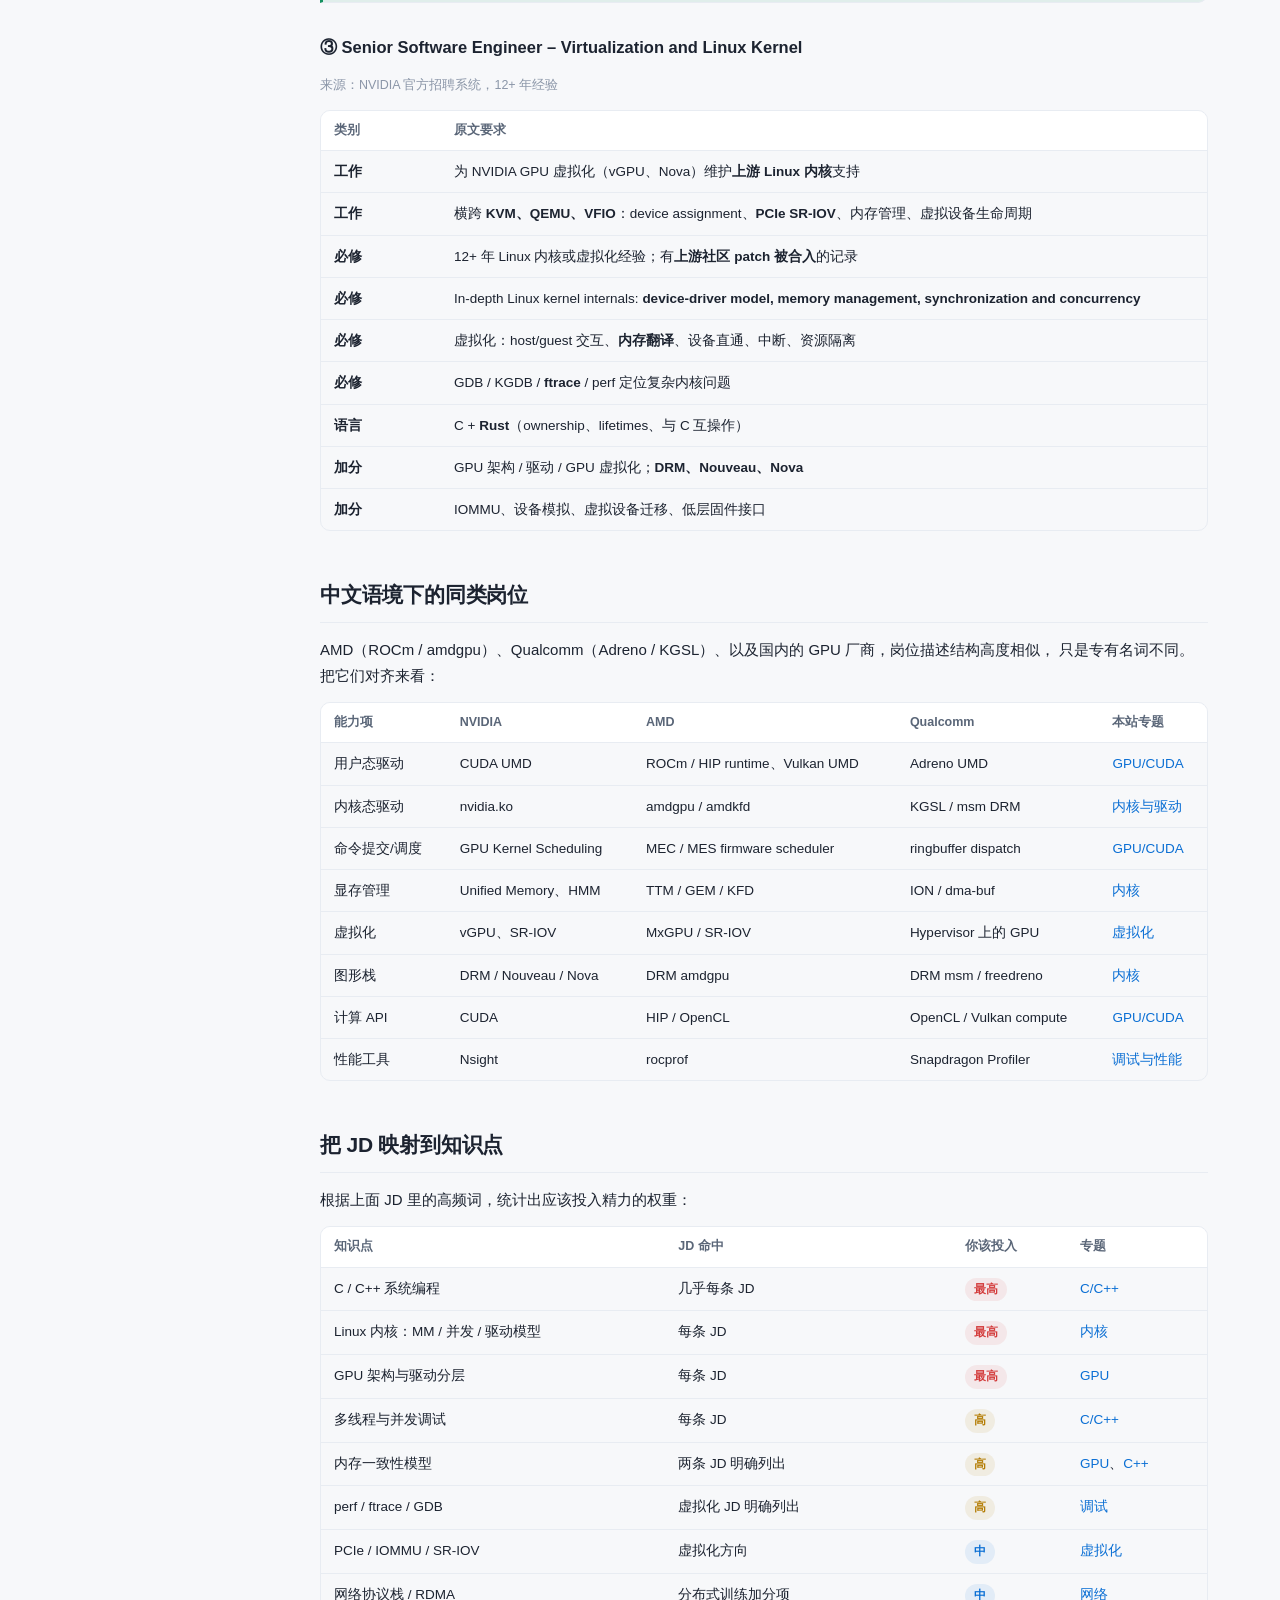
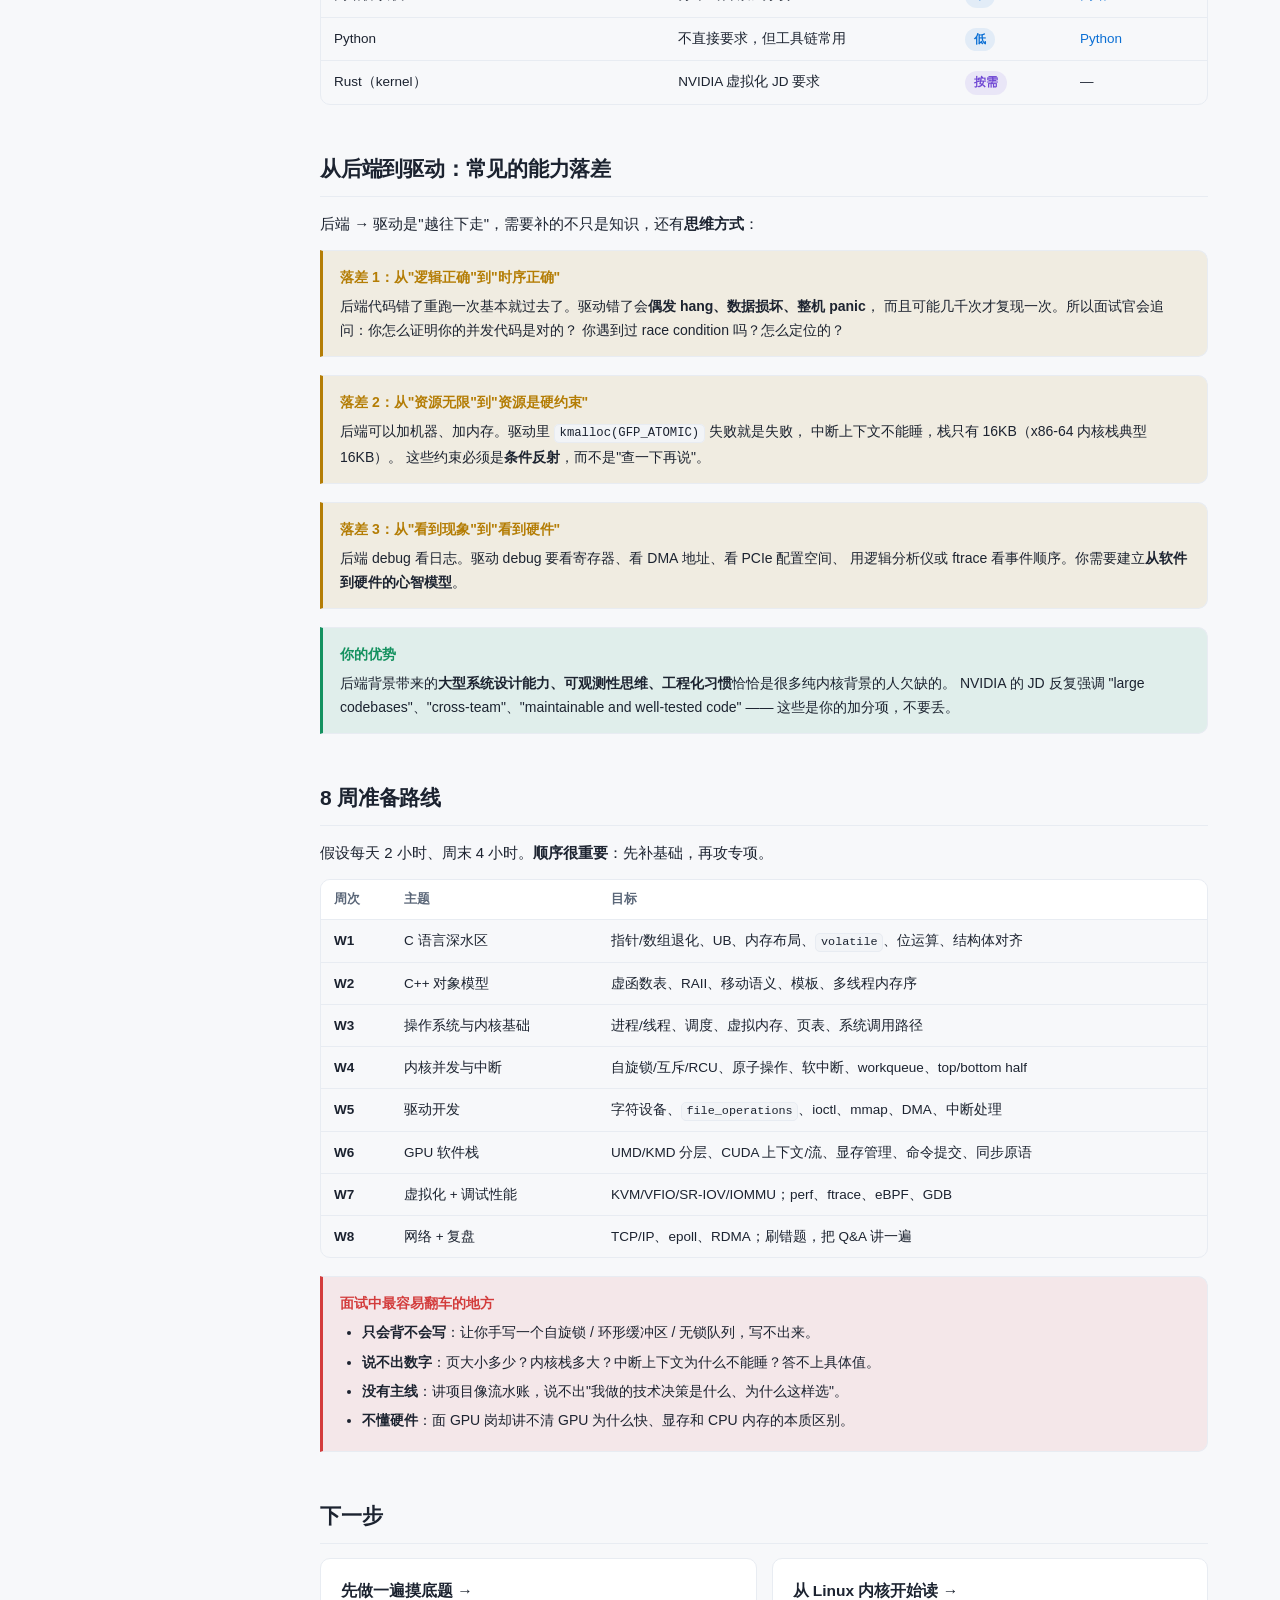
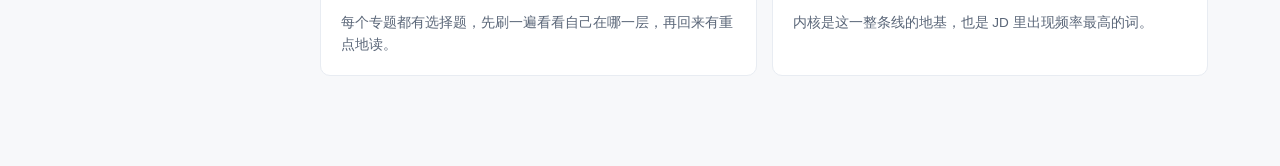
<file: pages/roadmap.html>
<!DOCTYPE html>
<html lang="zh-CN">
<head>
<meta charset="utf-8">
<meta name="viewport" content="width=device-width,initial-scale=1">
<title>岗位要求与知识路线 · 面试准备</title>
<link rel="stylesheet" href="../assets/style.css">
</head>
<body data-page="roadmap">
<div id="topbar" data-base="../"></div>
<div style="position:sticky;top:56px;z-index:49;height:3px;background:transparent"><i id="read-bar" style="display:block;height:100%;width:0;background:linear-gradient(90deg,var(--accent),var(--purple))"></i></div>

<div class="wrap">
<div class="layout">
  <aside class="sidebar"><div id="toc"></div></aside>

  <main class="content">
    <h1>岗位要求与知识路线</h1>
    <p style="color:var(--text-dim);font-size:15.5px">
      先看清"他们要什么"，再决定"我补什么"。本页整理了 GPU / 系统软件方向的真实招聘要求，
      并映射到本站各个专题。
    </p>

    <div class="box">
      <span class="box-title">一句话结论</span>
      这个方向的面试不是考"你知不知道 XX 概念"，而是考<strong>你是否真正在系统层工作过</strong>：
      你写过驱动吗？你调过内存一致性问题吗？你在多核并发下定位过偶发 hang 吗？
      所有知识都要能落到<strong>"我遇到过 / 我怎么解决的"</strong>这个答案上。
    </div>

    <h2 id="jd-nvidia">NVIDIA 真实 JD 拆解</h2>
    <p>以下三条是我抓取的 NVIDIA Workday 招聘系统原文（2026 年），分别代表三个典型方向。</p>

    <h3 id="jd-cuda-driver">① Senior Software Engineer – CUDA Driver</h3>
    <p><small>来源：NVIDIA 官方招聘系统，Santa Clara，5+ 年经验</small></p>
    <div class="table-wrap">
      <table>
        <thead><tr><th style="width:120px">类别</th><th>原文要求</th></tr></thead>
        <tbody>
          <tr><td><strong>硬门槛</strong></td><td>Strong C programming skills; 5+ years developing systems software; BS/MS in CS/EE</td></tr>
          <tr><td><strong>必修</strong></td><td>Experience designing, debugging, and maintaining <strong>complex software stacks</strong></td></tr>
          <tr><td><strong>必修</strong></td><td>OS interfaces for <strong>threads, process control, and virtual memory</strong></td></tr>
          <tr><td><strong>必修</strong></td><td>HW/SW co-design, performance modeling using emulation/simulation</td></tr>
          <tr><td><strong>必修</strong></td><td>System-level architecture: <strong>interconnects, memory hierarchy, interrupts, MMIO</strong></td></tr>
          <tr><td><strong>加分</strong></td><td>Kernel scheduling, task runtimes, <strong>kernel-mode development</strong>, Linux systems software</td></tr>
          <tr><td><strong>加分</strong></td><td>Parallel computing / CUDA programming</td></tr>
          <tr><td><strong>加分</strong></td><td><strong>Memory coherence and consistency models</strong></td></tr>
          <tr><td><strong>加分</strong></td><td>Distributed training/inference patterns (data/model/pipeline parallelism)</td></tr>
        </tbody>
      </table>
    </div>

    <h3 id="jd-umd">② Principal Engineer – CUDA UMD, GPU Kernel Scheduling</h3>
    <p><small>来源：NVIDIA 官方招聘系统，Santa Clara，15+ 年经验（高级标杆）</small></p>
    <div class="table-wrap">
      <table>
        <thead><tr><th style="width:120px">类别</th><th>原文要求</th></tr></thead>
        <tbody>
          <tr><td><strong>核心</strong></td><td>"deep understanding of <strong>device drivers</strong>" + "phenomenal C/C++ skills"</td></tr>
          <tr><td><strong>工作</strong></td><td>Architect and implement new features in the <strong>CUDA Driver</strong></td></tr>
          <tr><td><strong>工作</strong></td><td>Extend programming models such as <strong>CUDA Graphs</strong>，改进 AI/ML 负载调度</td></tr>
          <tr><td><strong>必修</strong></td><td>OS interfaces for threads / process control / virtual memory</td></tr>
          <tr><td><strong>必修</strong></td><td>Debugging <strong>multithreaded programs</strong></td></tr>
          <tr><td><strong>必修</strong></td><td>Large codebase experience; cross-team project driving</td></tr>
          <tr><td><strong>加分</strong></td><td>Interconnects, memory hierarchy, interrupts, MMIO</td></tr>
          <tr><td><strong>加分</strong></td><td>Memory coherence / consistency models</td></tr>
          <tr><td><strong>加分</strong></td><td>Kernel mode development; Linux systems software</td></tr>
        </tbody>
      </table>
    </div>
    <div class="box ok">
      <span class="box-title">这条 JD 的价值</span>
      它是"资深"的最好画像：<strong>UMD 用户态驱动 + 内核调度</strong>，正好对应本材料的主线。
      注意 "device drivers" 被列为第一句话，且和 <strong>15 年经验</strong>绑在一起 —— 说明这个方向走的是
      "把驱动做深"，而不是"多会几种框架"。
    </div>

    <h3 id="jd-virt">③ Senior Software Engineer – Virtualization and Linux Kernel</h3>
    <p><small>来源：NVIDIA 官方招聘系统，12+ 年经验</small></p>
    <div class="table-wrap">
      <table>
        <thead><tr><th style="width:120px">类别</th><th>原文要求</th></tr></thead>
        <tbody>
          <tr><td><strong>工作</strong></td><td>为 NVIDIA GPU 虚拟化（vGPU、Nova）维护<strong>上游 Linux 内核</strong>支持</td></tr>
          <tr><td><strong>工作</strong></td><td>横跨 <strong>KVM、QEMU、VFIO</strong>：device assignment、<strong>PCIe SR-IOV</strong>、内存管理、虚拟设备生命周期</td></tr>
          <tr><td><strong>必修</strong></td><td>12+ 年 Linux 内核或虚拟化经验；有<strong>上游社区 patch 被合入</strong>的记录</td></tr>
          <tr><td><strong>必修</strong></td><td>In-depth Linux kernel internals: <strong>device-driver model, memory management, synchronization and concurrency</strong></td></tr>
          <tr><td><strong>必修</strong></td><td>虚拟化：host/guest 交互、<strong>内存翻译</strong>、设备直通、中断、资源隔离</td></tr>
          <tr><td><strong>必修</strong></td><td>GDB / KGDB / <strong>ftrace</strong> / perf 定位复杂内核问题</td></tr>
          <tr><td><strong>语言</strong></td><td>C + <strong>Rust</strong>（ownership、lifetimes、与 C 互操作）</td></tr>
          <tr><td><strong>加分</strong></td><td>GPU 架构 / 驱动 / GPU 虚拟化；<strong>DRM、Nouveau、Nova</strong></td></tr>
          <tr><td><strong>加分</strong></td><td>IOMMU、设备模拟、虚拟设备迁移、低层固件接口</td></tr>
        </tbody>
      </table>
    </div>

    <h2 id="patterns">中文语境下的同类岗位</h2>
    <p>
      AMD（ROCm / amdgpu）、Qualcomm（Adreno / KGSL）、以及国内的 GPU 厂商，岗位描述结构高度相似，
      只是专有名词不同。把它们对齐来看：
    </p>
    <div class="table-wrap">
      <table>
        <thead><tr><th>能力项</th><th>NVIDIA</th><th>AMD</th><th>Qualcomm</th><th>本站专题</th></tr></thead>
        <tbody>
          <tr><td>用户态驱动</td><td>CUDA UMD</td><td>ROCm / HIP runtime、Vulkan UMD</td><td>Adreno UMD</td><td><a href="gpu.html">GPU/CUDA</a></td></tr>
          <tr><td>内核态驱动</td><td>nvidia.ko</td><td>amdgpu / amdkfd</td><td>KGSL / msm DRM</td><td><a href="kernel.html">内核与驱动</a></td></tr>
          <tr><td>命令提交/调度</td><td>GPU Kernel Scheduling</td><td>MEC / MES firmware scheduler</td><td>ringbuffer dispatch</td><td><a href="gpu.html">GPU/CUDA</a></td></tr>
          <tr><td>显存管理</td><td>Unified Memory、HMM</td><td>TTM / GEM / KFD</td><td>ION / dma-buf</td><td><a href="kernel.html">内核</a></td></tr>
          <tr><td>虚拟化</td><td>vGPU、SR-IOV</td><td>MxGPU / SR-IOV</td><td>Hypervisor 上的 GPU</td><td><a href="virt.html">虚拟化</a></td></tr>
          <tr><td>图形栈</td><td>DRM / Nouveau / Nova</td><td>DRM amdgpu</td><td>DRM msm / freedreno</td><td><a href="kernel.html">内核</a></td></tr>
          <tr><td>计算 API</td><td>CUDA</td><td>HIP / OpenCL</td><td>OpenCL / Vulkan compute</td><td><a href="gpu.html">GPU/CUDA</a></td></tr>
          <tr><td>性能工具</td><td>Nsight</td><td>rocprof</td><td>Snapdragon Profiler</td><td><a href="sysdebug.html">调试与性能</a></td></tr>
        </tbody>
      </table>
    </div>

    <h2 id="map">把 JD 映射到知识点</h2>
    <p>根据上面 JD 里的高频词，统计出应该投入精力的权重：</p>
    <div class="table-wrap">
      <table>
        <thead><tr><th>知识点</th><th>JD 命中</th><th>你该投入</th><th>专题</th></tr></thead>
        <tbody>
          <tr><td>C / C++ 系统编程</td><td>几乎每条 JD</td><td><span class="tag red">最高</span></td><td><a href="cpp.html">C/C++</a></td></tr>
          <tr><td>Linux 内核：MM / 并发 / 驱动模型</td><td>每条 JD</td><td><span class="tag red">最高</span></td><td><a href="kernel.html">内核</a></td></tr>
          <tr><td>GPU 架构与驱动分层</td><td>每条 JD</td><td><span class="tag red">最高</span></td><td><a href="gpu.html">GPU</a></td></tr>
          <tr><td>多线程与并发调试</td><td>每条 JD</td><td><span class="tag amber">高</span></td><td><a href="cpp.html">C/C++</a></td></tr>
          <tr><td>内存一致性模型</td><td>两条 JD 明确列出</td><td><span class="tag amber">高</span></td><td><a href="gpu.html">GPU</a>、<a href="cpp.html">C++</a></td></tr>
          <tr><td>perf / ftrace / GDB</td><td>虚拟化 JD 明确列出</td><td><span class="tag amber">高</span></td><td><a href="sysdebug.html">调试</a></td></tr>
          <tr><td>PCIe / IOMMU / SR-IOV</td><td>虚拟化方向</td><td><span class="tag blue">中</span></td><td><a href="virt.html">虚拟化</a></td></tr>
          <tr><td>网络协议栈 / RDMA</td><td>分布式训练加分项</td><td><span class="tag blue">中</span></td><td><a href="net.html">网络</a></td></tr>
          <tr><td>Python</td><td>不直接要求，但工具链常用</td><td><span class="tag blue">低</span></td><td><a href="python.html">Python</a></td></tr>
          <tr><td>Rust（kernel）</td><td>NVIDIA 虚拟化 JD 要求</td><td><span class="tag purple">按需</span></td><td>—</td></tr>
        </tbody>
      </table>
    </div>

    <h2 id="gaps">从后端到驱动：常见的能力落差</h2>
    <p>后端 → 驱动是"越往下走"，需要补的不只是知识，还有<strong>思维方式</strong>：</p>

    <div class="box warn">
      <span class="box-title">落差 1：从"逻辑正确"到"时序正确"</span>
      后端代码错了重跑一次基本就过去了。驱动错了会<strong>偶发 hang、数据损坏、整机 panic</strong>，
      而且可能几千次才复现一次。所以面试官会追问：你怎么证明你的并发代码是对的？
      你遇到过 race condition 吗？怎么定位的？
    </div>
    <div class="box warn">
      <span class="box-title">落差 2：从"资源无限"到"资源是硬约束"</span>
      后端可以加机器、加内存。驱动里 <code>kmalloc(GFP_ATOMIC)</code> 失败就是失败，
      中断上下文不能睡，栈只有 16KB（x86-64 内核栈典型 16KB）。
      这些约束必须是<strong>条件反射</strong>，而不是"查一下再说"。
    </div>
    <div class="box warn">
      <span class="box-title">落差 3：从"看到现象"到"看到硬件"</span>
      后端 debug 看日志。驱动 debug 要看寄存器、看 DMA 地址、看 PCIe 配置空间、
      用逻辑分析仪或 ftrace 看事件顺序。你需要建立<strong>从软件到硬件的心智模型</strong>。
    </div>
    <div class="box ok">
      <span class="box-title">你的优势</span>
      后端背景带来的<strong>大型系统设计能力、可观测性思维、工程化习惯</strong>恰恰是很多纯内核背景的人欠缺的。
      NVIDIA 的 JD 反复强调 "large codebases"、"cross-team"、"maintainable and well-tested code" ——
      这些是你的加分项，不要丢。
    </div>

    <h2 id="plan">8 周准备路线</h2>
    <p>假设每天 2 小时、周末 4 小时。<strong>顺序很重要</strong>：先补基础，再攻专项。</p>
    <div class="table-wrap">
      <table>
        <thead><tr><th style="width:70px">周次</th><th>主题</th><th>目标</th></tr></thead>
        <tbody>
          <tr><td><strong>W1</strong></td><td>C 语言深水区</td><td>指针/数组退化、UB、内存布局、<code>volatile</code>、位运算、结构体对齐</td></tr>
          <tr><td><strong>W2</strong></td><td>C++ 对象模型</td><td>虚函数表、RAII、移动语义、模板、多线程内存序</td></tr>
          <tr><td><strong>W3</strong></td><td>操作系统与内核基础</td><td>进程/线程、调度、虚拟内存、页表、系统调用路径</td></tr>
          <tr><td><strong>W4</strong></td><td>内核并发与中断</td><td>自旋锁/互斥/RCU、原子操作、软中断、workqueue、top/bottom half</td></tr>
          <tr><td><strong>W5</strong></td><td>驱动开发</td><td>字符设备、<code>file_operations</code>、ioctl、mmap、DMA、中断处理</td></tr>
          <tr><td><strong>W6</strong></td><td>GPU 软件栈</td><td>UMD/KMD 分层、CUDA 上下文/流、显存管理、命令提交、同步原语</td></tr>
          <tr><td><strong>W7</strong></td><td>虚拟化 + 调试性能</td><td>KVM/VFIO/SR-IOV/IOMMU；perf、ftrace、eBPF、GDB</td></tr>
          <tr><td><strong>W8</strong></td><td>网络 + 复盘</td><td>TCP/IP、epoll、RDMA；刷错题，把 Q&A 讲一遍</td></tr>
        </tbody>
      </table>
    </div>

    <div class="box danger">
      <span class="box-title">面试中最容易翻车的地方</span>
      <ul style="margin-bottom:0">
        <li><strong>只会背不会写</strong>：让你手写一个自旋锁 / 环形缓冲区 / 无锁队列，写不出来。</li>
        <li><strong>说不出数字</strong>：页大小多少？内核栈多大？中断上下文为什么不能睡？答不上具体值。</li>
        <li><strong>没有主线</strong>：讲项目像流水账，说不出"我做的技术决策是什么、为什么这样选"。</li>
        <li><strong>不懂硬件</strong>：面 GPU 岗却讲不清 GPU 为什么快、显存和 CPU 内存的本质区别。</li>
      </ul>
    </div>

    <h2 id="next">下一步</h2>
    <div class="grid grid-2">
      <a class="card" href="../quiz/index.html">
        <h3>先做一遍摸底题 →</h3>
        <p>每个专题都有选择题，先刷一遍看看自己在哪一层，再回来有重点地读。</p>
      </a>
      <a class="card" href="kernel.html">
        <h3>从 Linux 内核开始读 →</h3>
        <p>内核是这一整条线的地基，也是 JD 里出现频率最高的词。</p>
      </a>
    </div>
  </main>
</div>
</div>
<script src="../assets/app.js"></script>
</body>
</html>
</file>
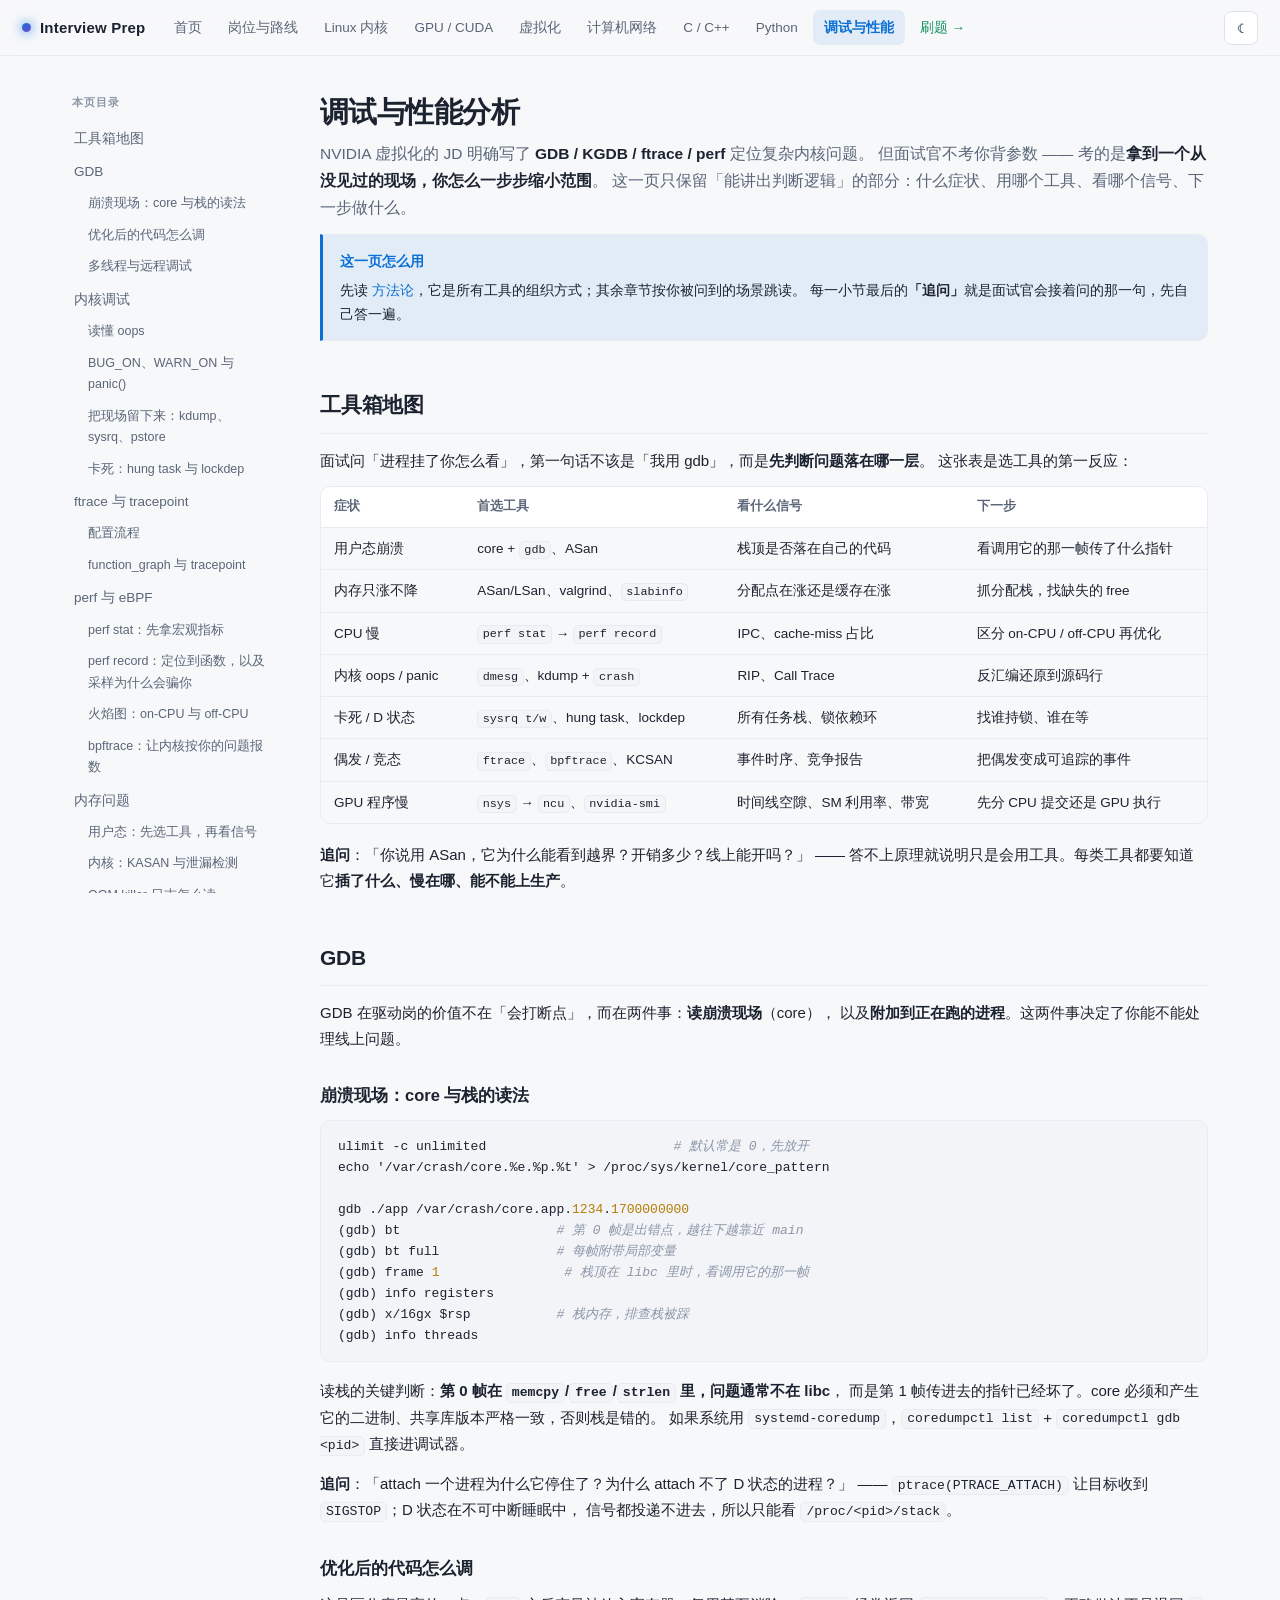
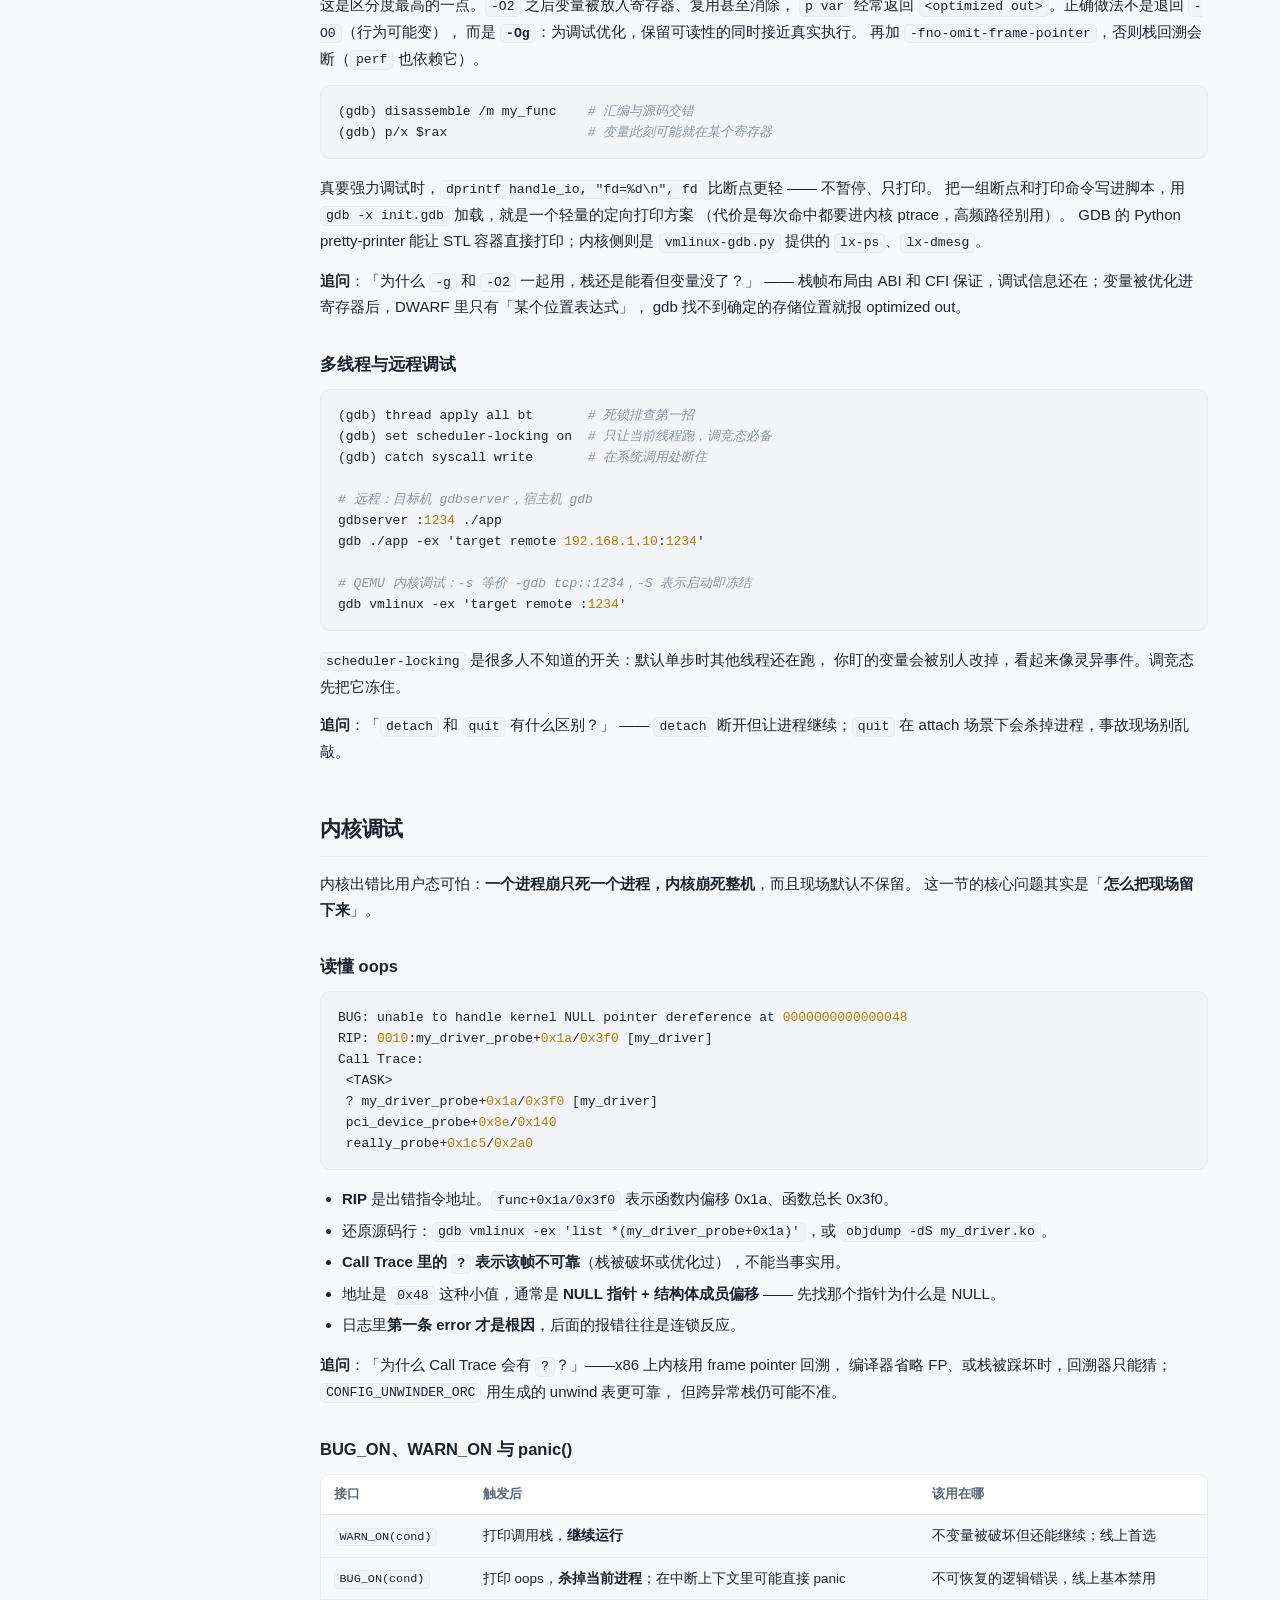
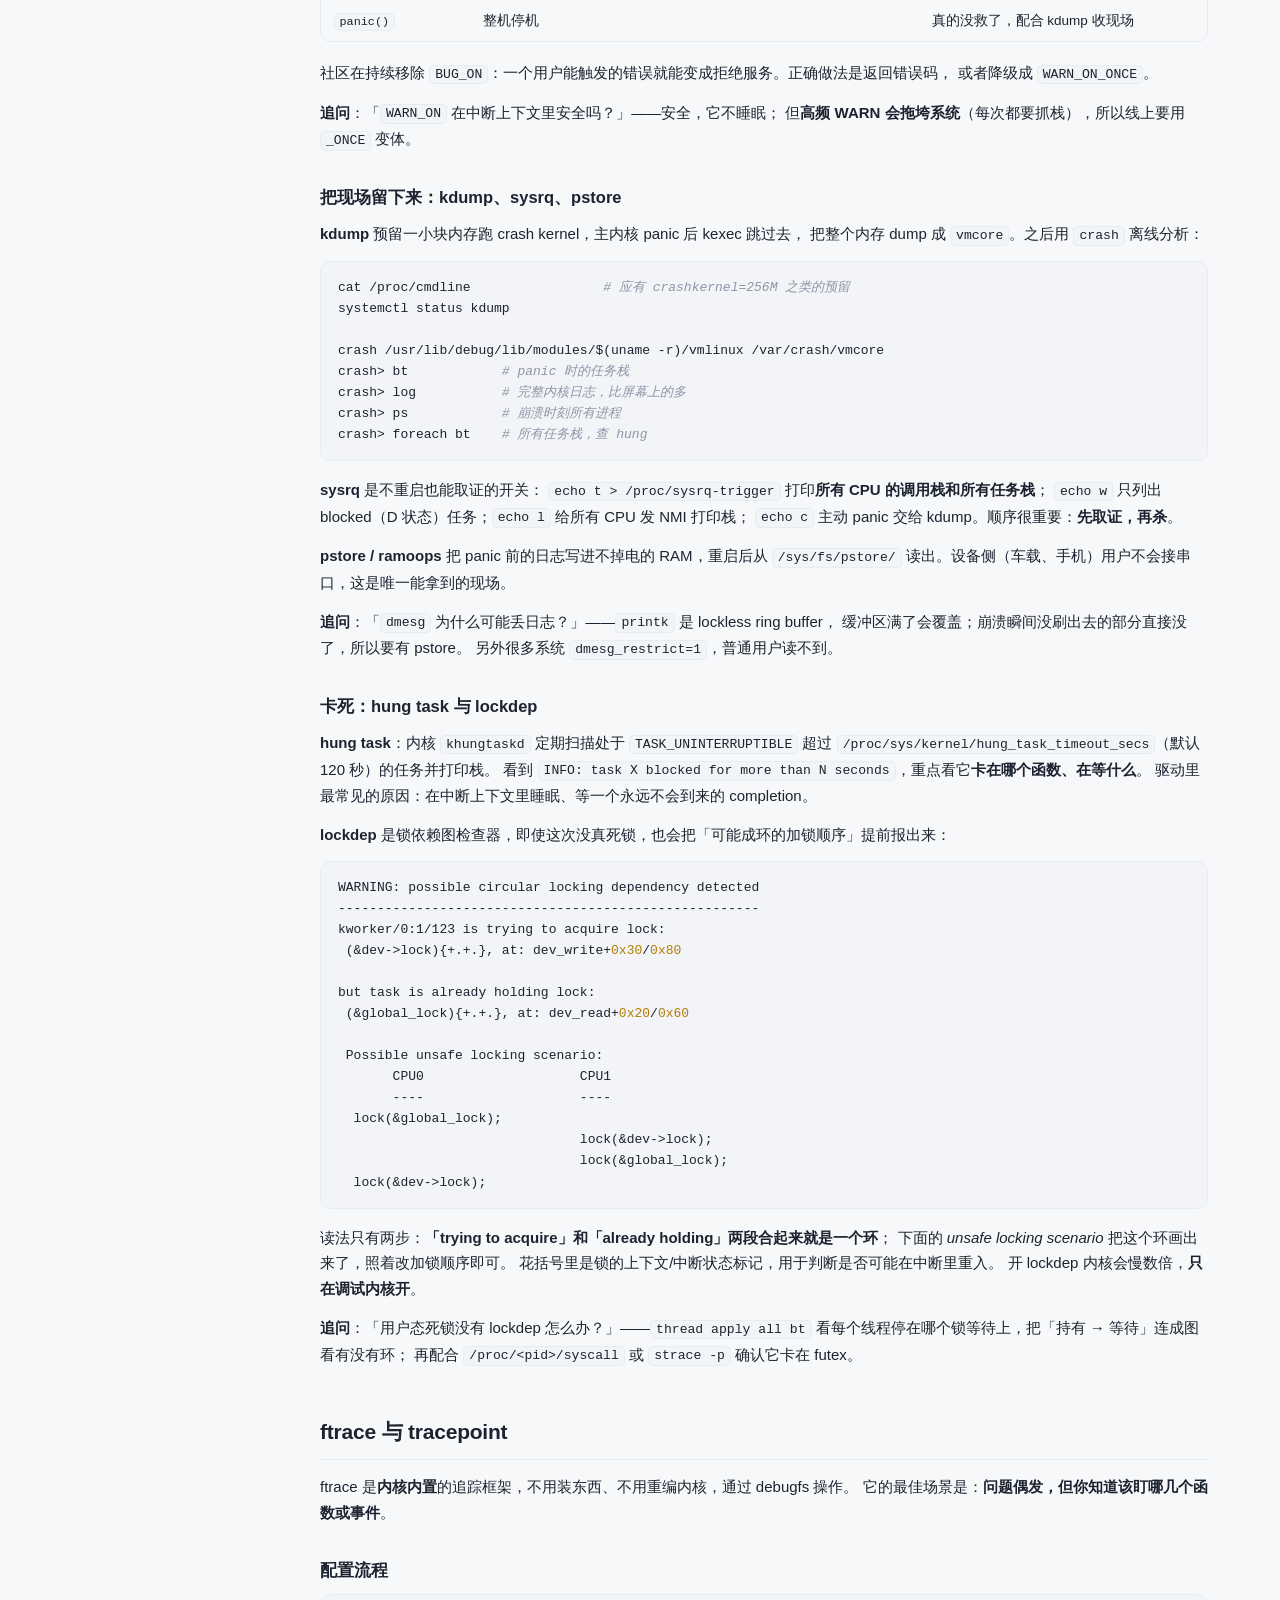
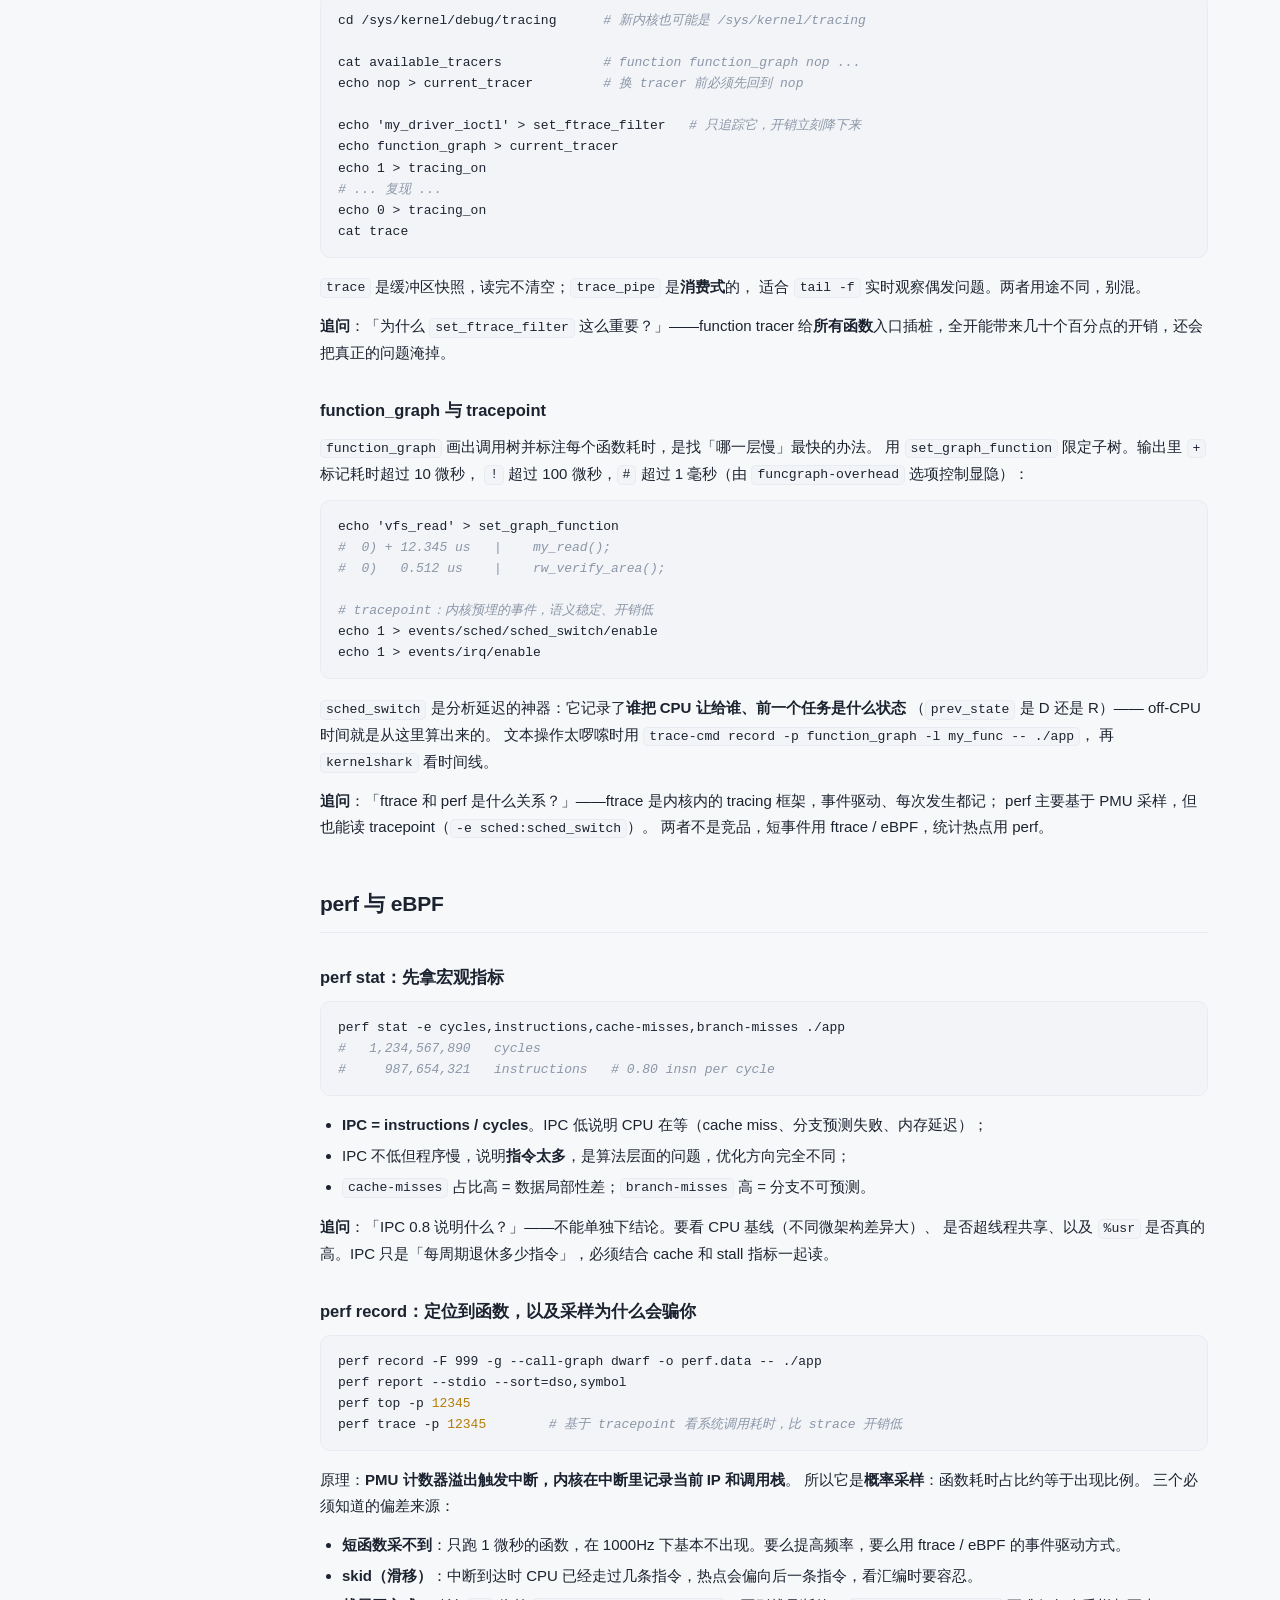
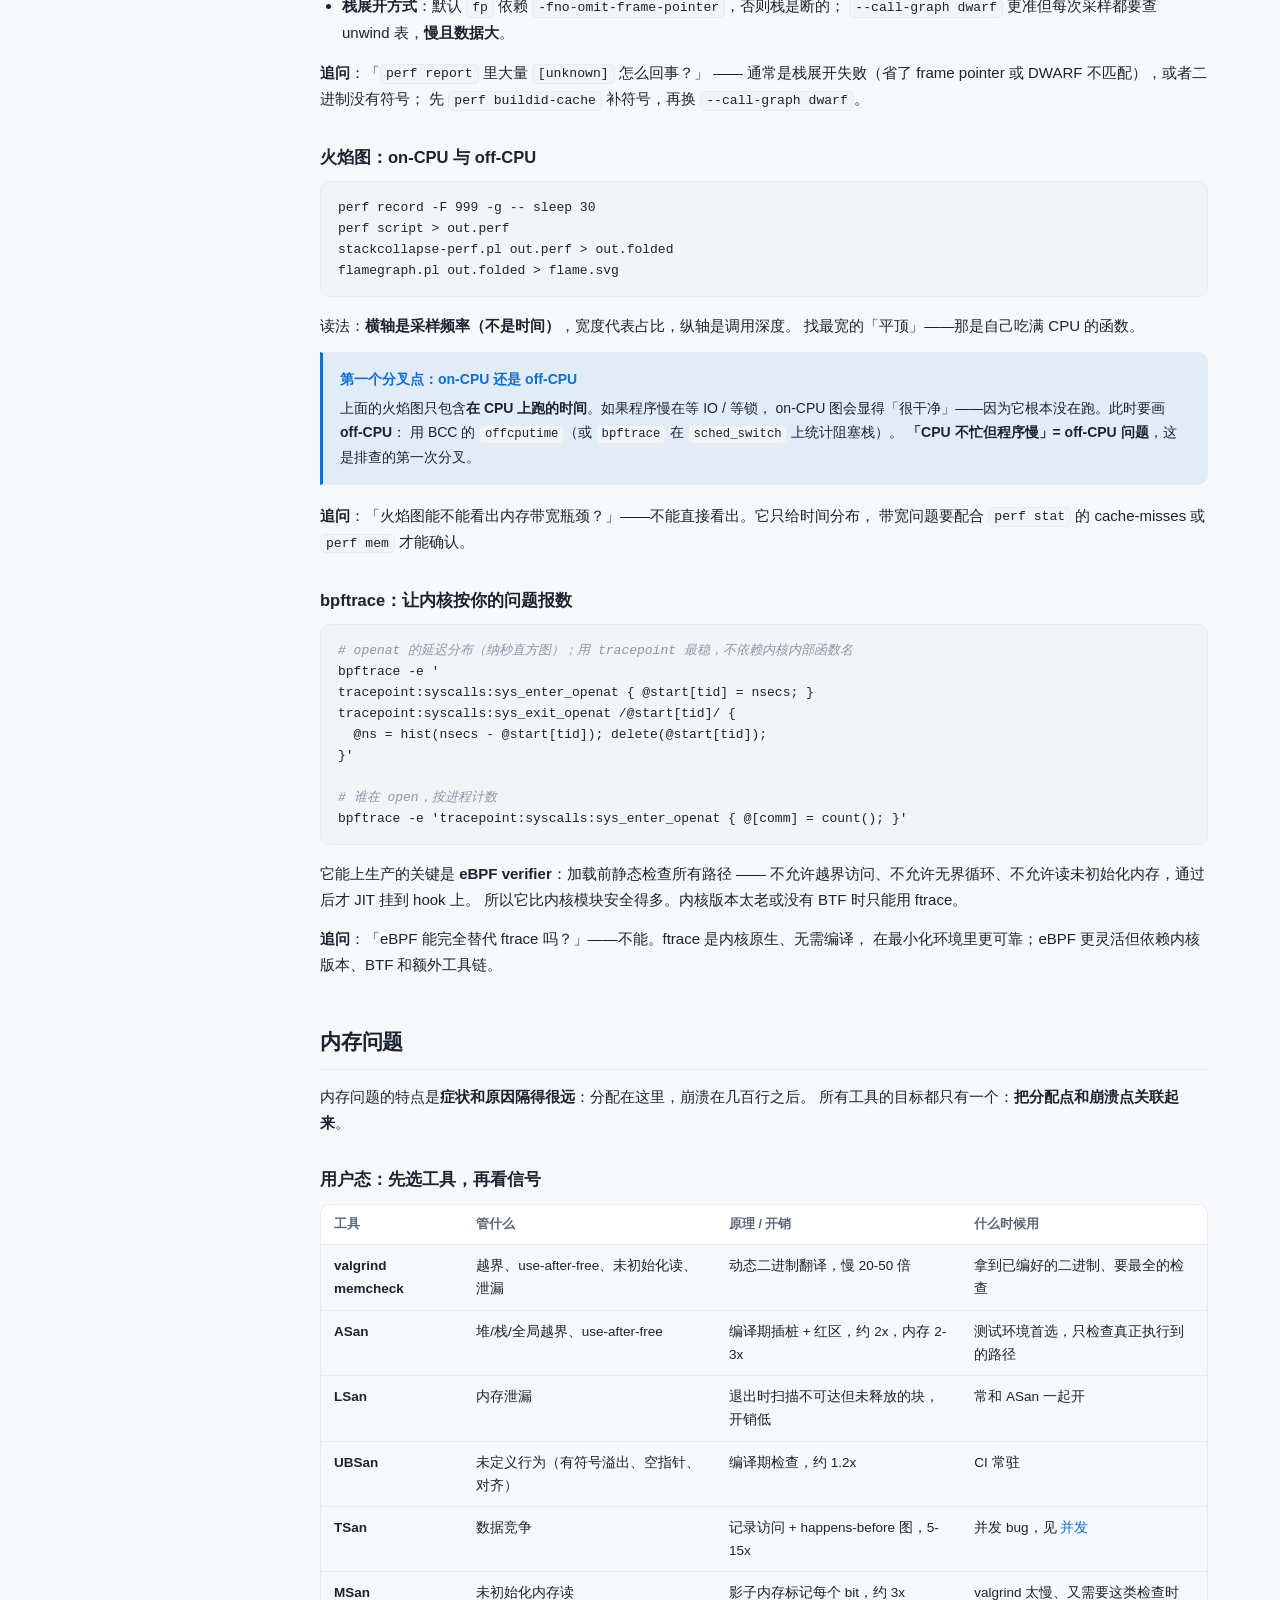
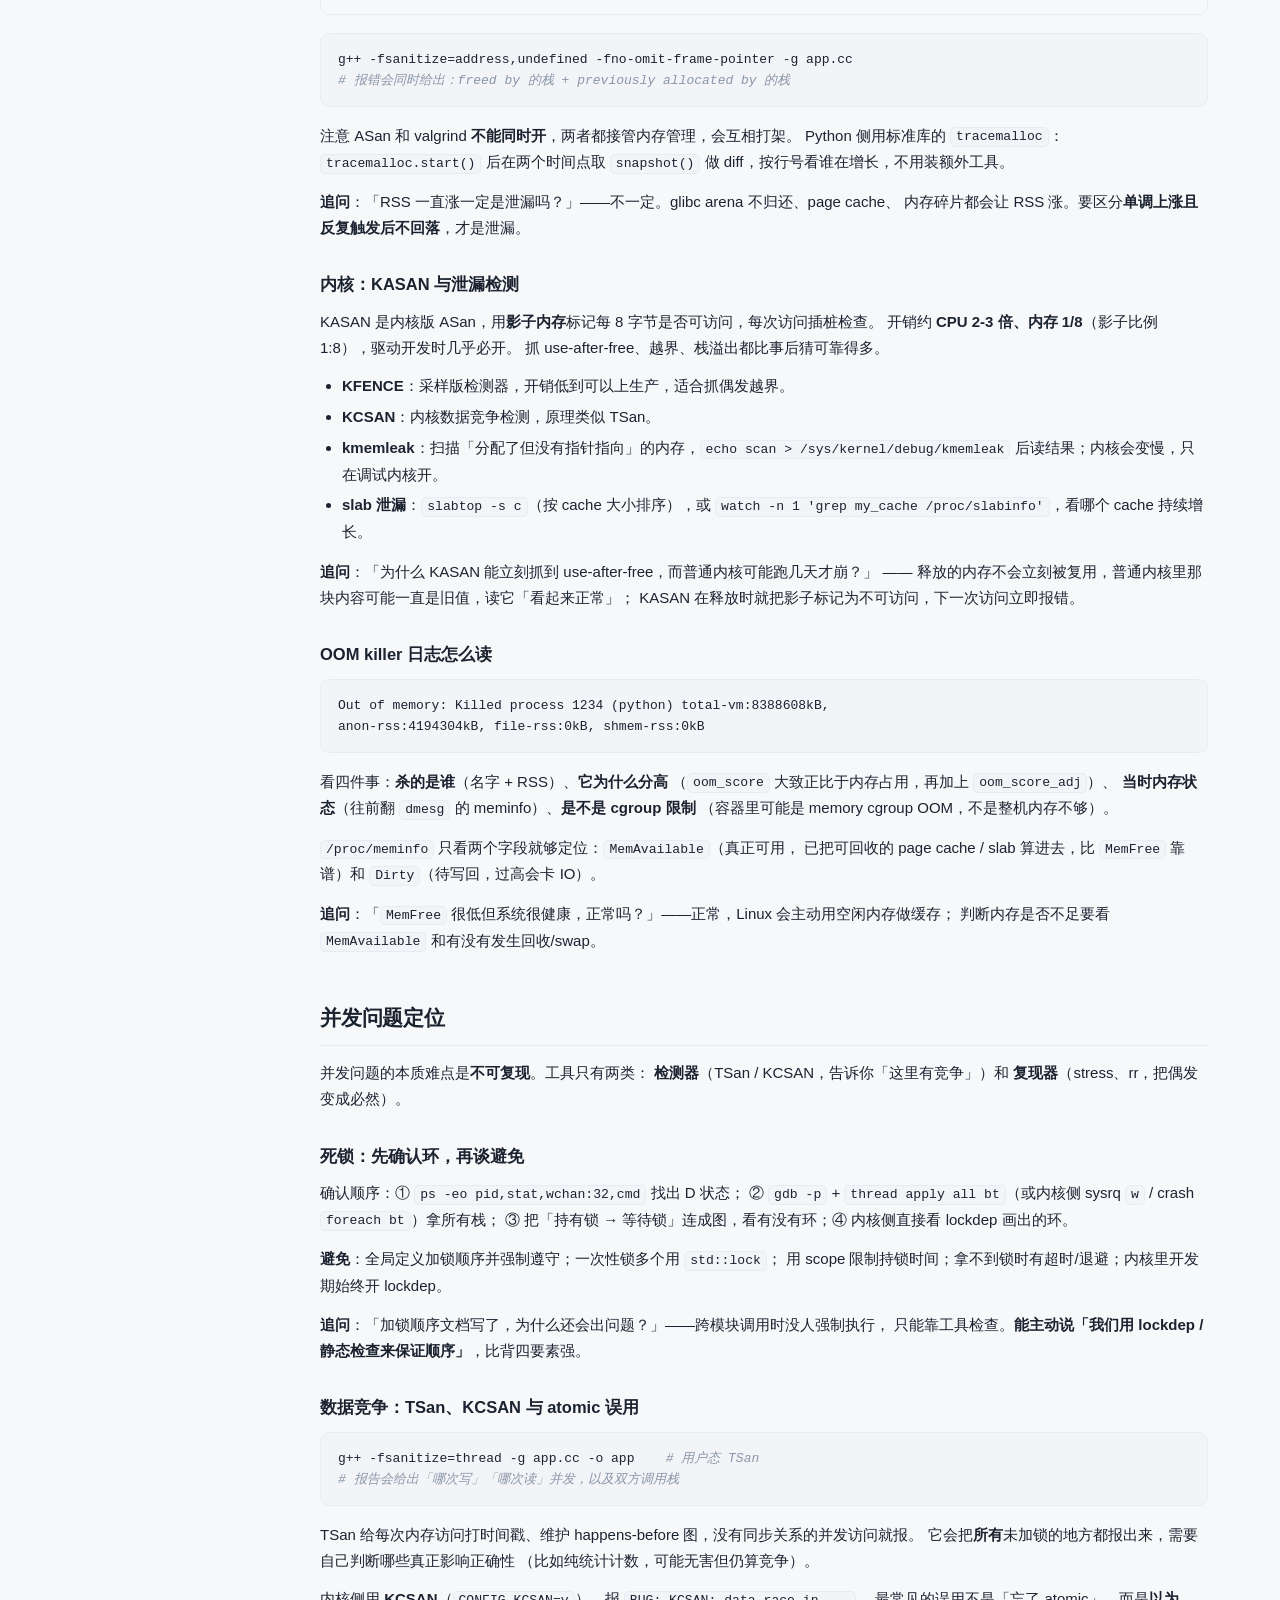
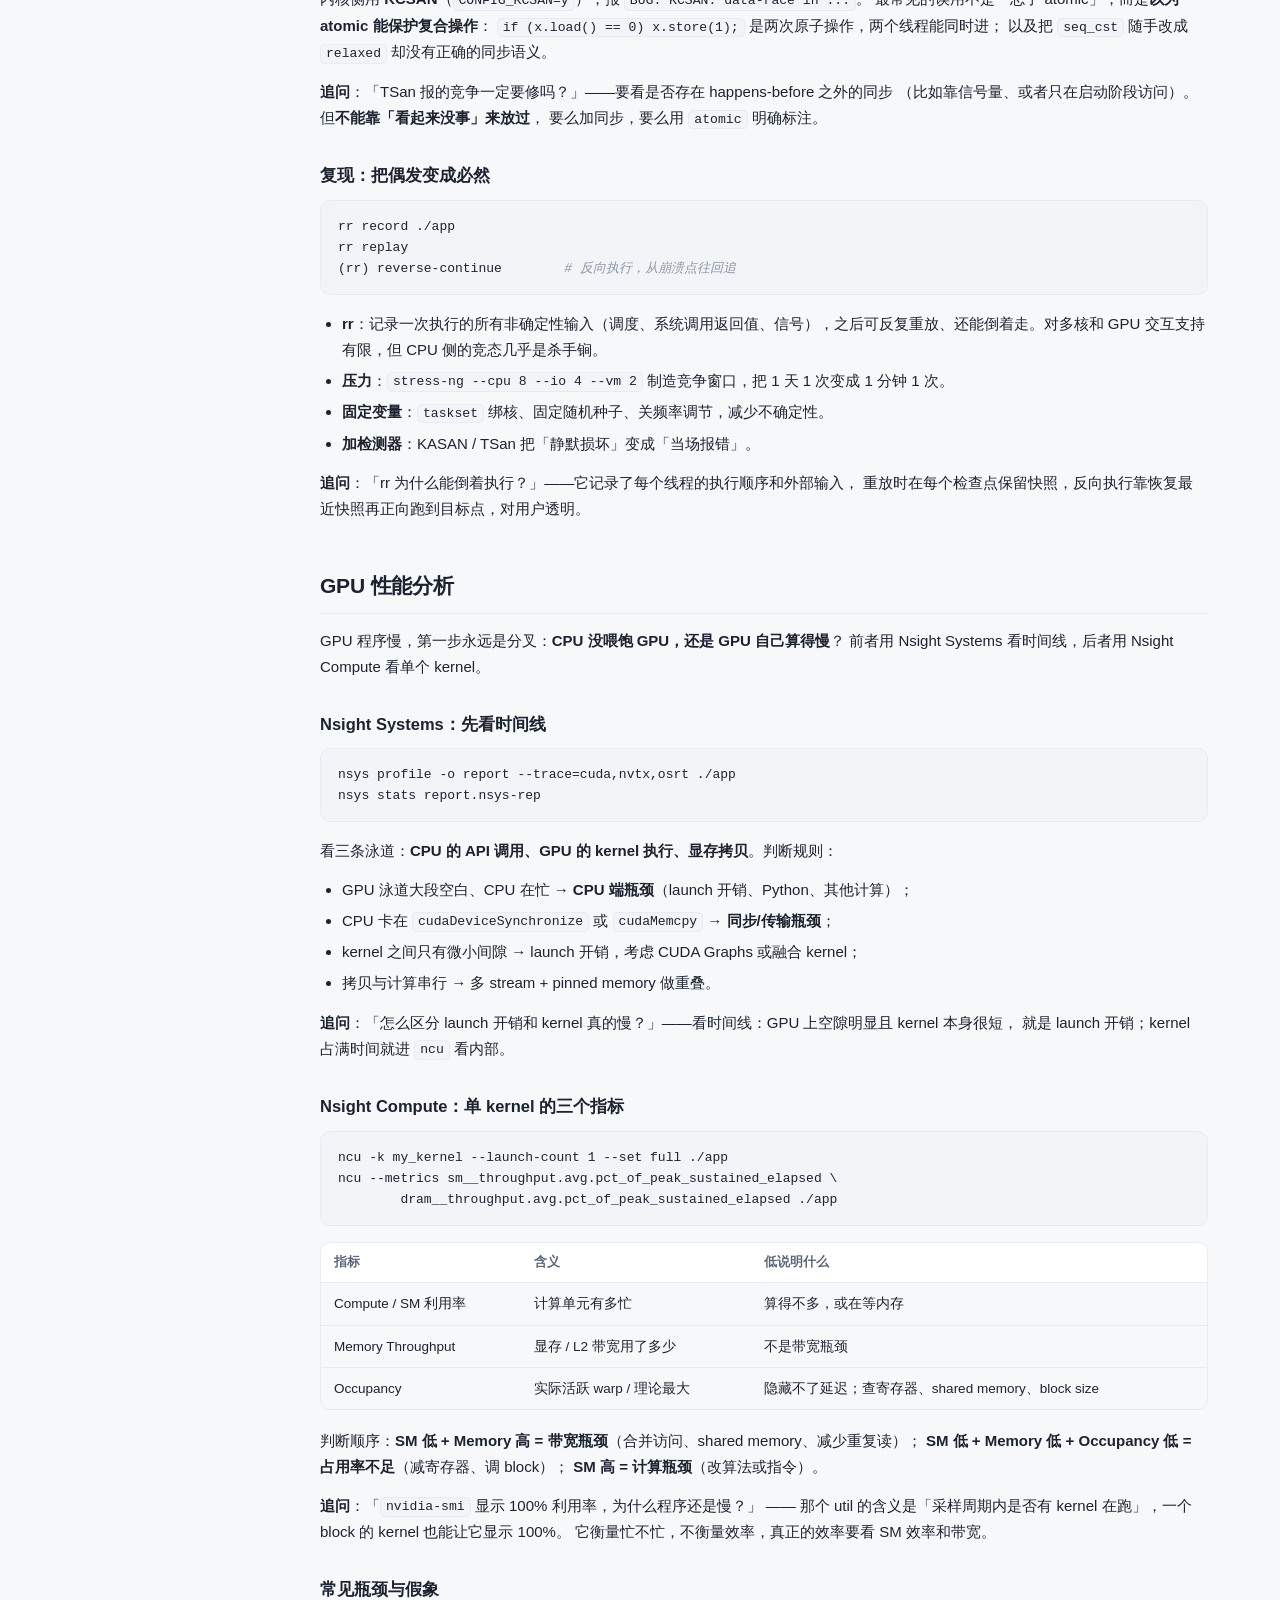
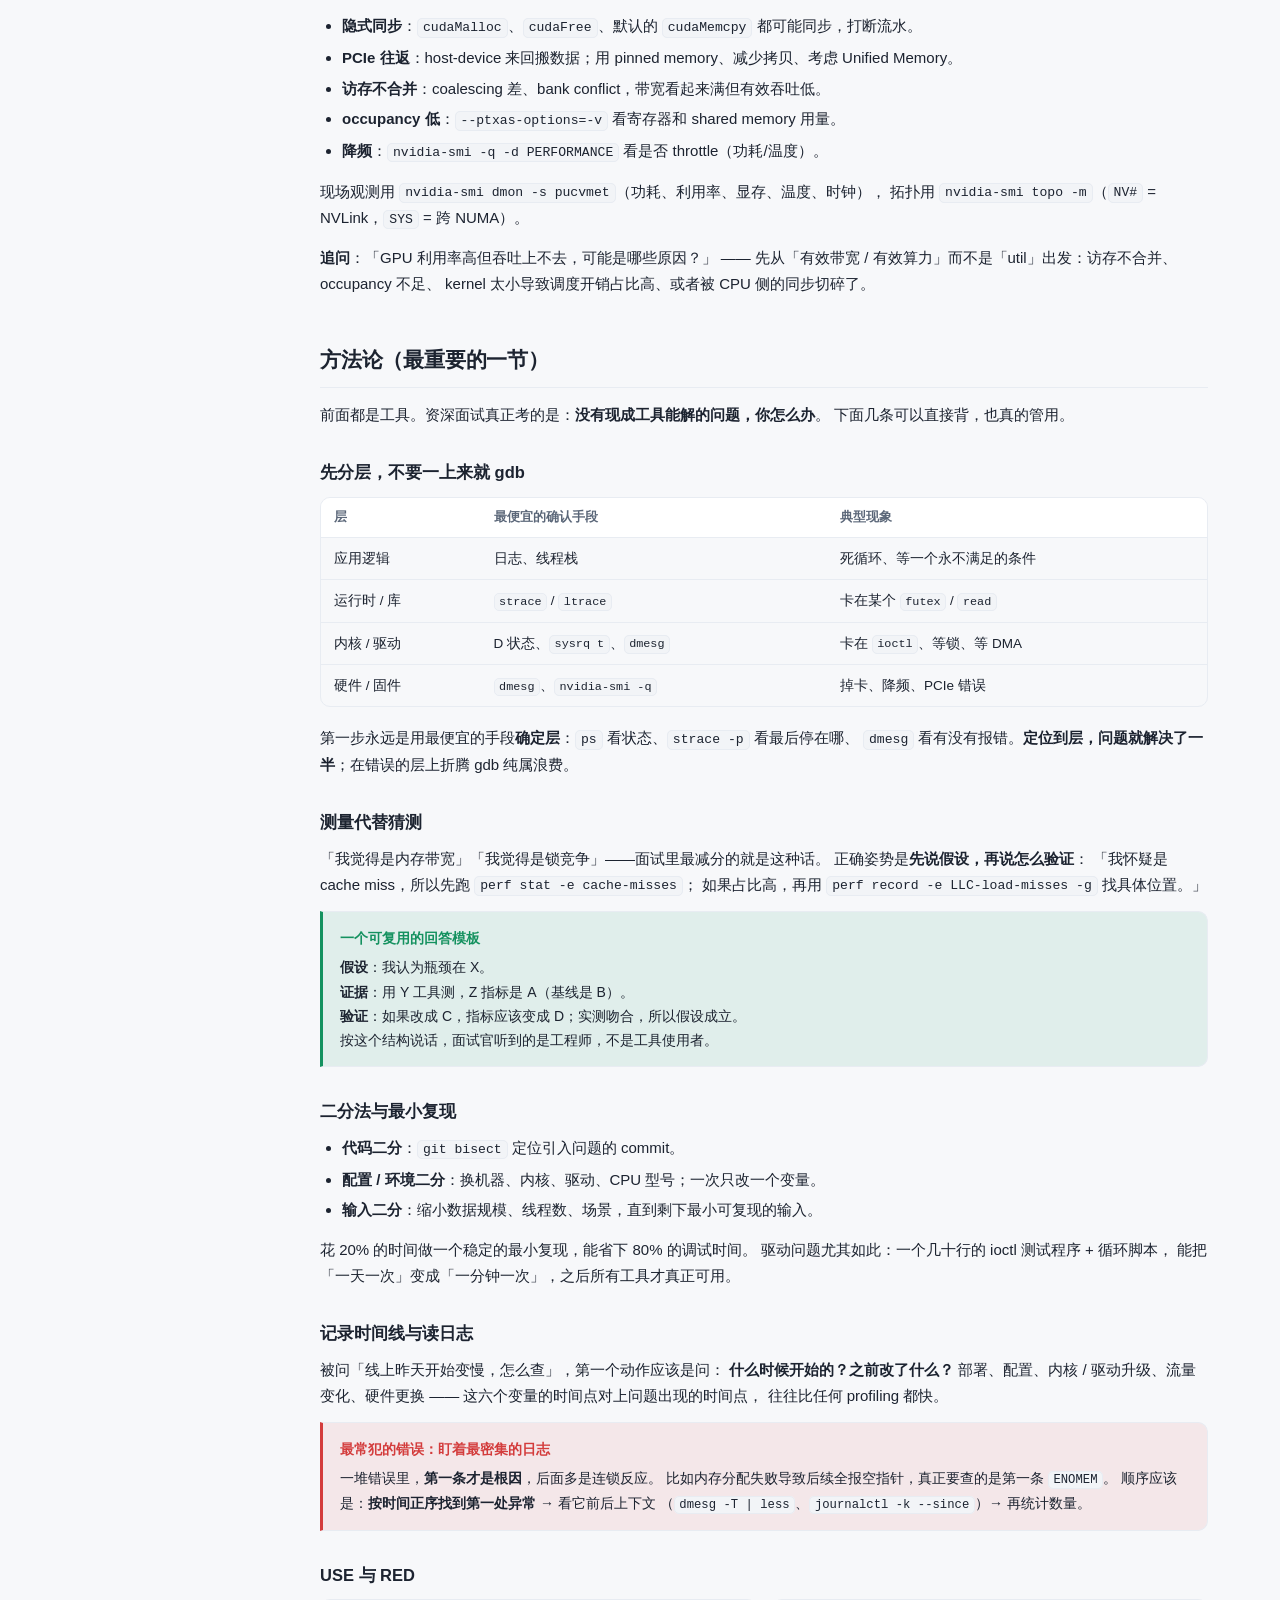
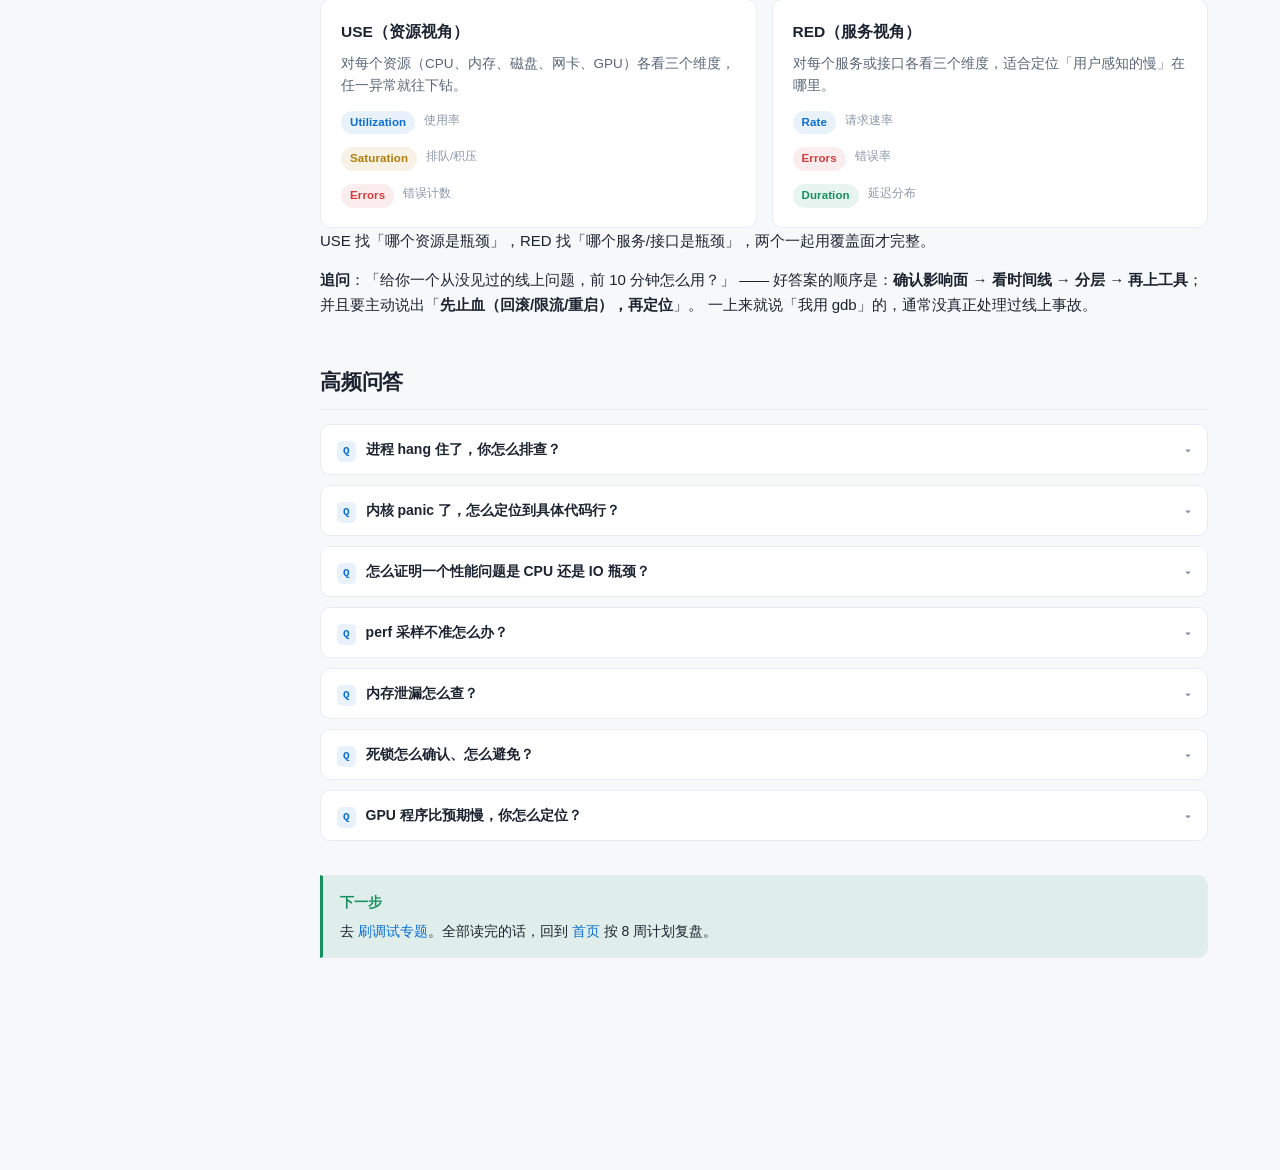
<file: pages/sysdebug.html>
<!DOCTYPE html>
<html lang="zh-CN">
<head>
<meta charset="utf-8">
<meta name="viewport" content="width=device-width,initial-scale=1">
<title>调试与性能分析 · 面试准备</title>
<link rel="stylesheet" href="../assets/style.css">
</head>
<body data-page="sysdebug">
<div id="topbar" data-base="../"></div>
<div style="position:sticky;top:56px;z-index:49;height:3px;background:transparent"><i id="read-bar" style="display:block;height:100%;width:0;background:linear-gradient(90deg,var(--accent),var(--purple))"></i></div>

<div class="wrap">
<div class="layout">
  <aside class="sidebar"><div id="toc"></div></aside>

  <main class="content">
    <h1>调试与性能分析</h1>
    <p style="color:var(--text-dim);font-size:15.5px">
      NVIDIA 虚拟化的 JD 明确写了 <strong>GDB / KGDB / ftrace / perf</strong> 定位复杂内核问题。
      但面试官不考你背参数 —— 考的是<strong>拿到一个从没见过的现场，你怎么一步步缩小范围</strong>。
      这一页只保留「能讲出判断逻辑」的部分：什么症状、用哪个工具、看哪个信号、下一步做什么。
    </p>

    <div class="box">
      <span class="box-title">这一页怎么用</span>
      先读 <a href="#method">方法论</a>，它是所有工具的组织方式；其余章节按你被问到的场景跳读。
      每一小节最后的<strong>「追问」</strong>就是面试官会接着问的那一句，先自己答一遍。
    </div>

    <h2 id="map">工具箱地图</h2>
    <p>
      面试问「进程挂了你怎么看」，第一句话不该是「我用 gdb」，而是<strong>先判断问题落在哪一层</strong>。
      这张表是选工具的第一反应：
    </p>
    <div class="table-wrap">
      <table>
        <thead><tr><th>症状</th><th>首选工具</th><th>看什么信号</th><th>下一步</th></tr></thead>
        <tbody>
          <tr><td>用户态崩溃</td><td>core + <code>gdb</code>、ASan</td><td>栈顶是否落在自己的代码</td><td>看调用它的那一帧传了什么指针</td></tr>
          <tr><td>内存只涨不降</td><td>ASan/LSan、valgrind、<code>slabinfo</code></td><td>分配点在涨还是缓存在涨</td><td>抓分配栈，找缺失的 free</td></tr>
          <tr><td>CPU 慢</td><td><code>perf stat</code> → <code>perf record</code></td><td>IPC、cache-miss 占比</td><td>区分 on-CPU / off-CPU 再优化</td></tr>
          <tr><td>内核 oops / panic</td><td><code>dmesg</code>、kdump + <code>crash</code></td><td>RIP、Call Trace</td><td>反汇编还原到源码行</td></tr>
          <tr><td>卡死 / D 状态</td><td><code>sysrq t/w</code>、hung task、lockdep</td><td>所有任务栈、锁依赖环</td><td>找谁持锁、谁在等</td></tr>
          <tr><td>偶发 / 竞态</td><td><code>ftrace</code>、<code>bpftrace</code>、KCSAN</td><td>事件时序、竞争报告</td><td>把偶发变成可追踪的事件</td></tr>
          <tr><td>GPU 程序慢</td><td><code>nsys</code> → <code>ncu</code>、<code>nvidia-smi</code></td><td>时间线空隙、SM 利用率、带宽</td><td>先分 CPU 提交还是 GPU 执行</td></tr>
        </tbody>
      </table>
    </div>
    <p>
      <strong>追问</strong>：「你说用 ASan，它为什么能看到越界？开销多少？线上能开吗？」
      —— 答不上原理就说明只是会用工具。每类工具都要知道它<strong>插了什么、慢在哪、能不能上生产</strong>。
    </p>

    <h2 id="gdb">GDB</h2>
    <p>
      GDB 在驱动岗的价值不在「会打断点」，而在两件事：<strong>读崩溃现场</strong>（core），
      以及<strong>附加到正在跑的进程</strong>。这两件事决定了你能不能处理线上问题。
    </p>

    <h3 id="gdb-core">崩溃现场：core 与栈的读法</h3>
    <pre><code>ulimit -c unlimited                        <span class="c"># 默认常是 0，先放开</span>
echo '/var/crash/core.%e.%p.%t' &gt; /proc/sys/kernel/core_pattern

gdb ./app /var/crash/core.app.<span class="n">1234</span>.<span class="n">1700000000</span>
(gdb) bt                    <span class="c"># 第 0 帧是出错点，越往下越靠近 main</span>
(gdb) bt full               <span class="c"># 每帧附带局部变量</span>
(gdb) frame <span class="n">1</span>                <span class="c"># 栈顶在 libc 里时，看调用它的那一帧</span>
(gdb) info registers
(gdb) x/16gx $rsp           <span class="c"># 栈内存，排查栈被踩</span>
(gdb) info threads</code></pre>
    <p>
      读栈的关键判断：<strong>第 0 帧在 <code>memcpy</code>/<code>free</code>/<code>strlen</code> 里，问题通常不在 libc</strong>，
      而是第 1 帧传进去的指针已经坏了。core 必须和产生它的二进制、共享库版本严格一致，否则栈是错的。
      如果系统用 <code>systemd-coredump</code>，<code>coredumpctl list</code> + <code>coredumpctl gdb &lt;pid&gt;</code> 直接进调试器。
    </p>
    <p>
      <strong>追问</strong>：「attach 一个进程为什么它停住了？为什么 attach 不了 D 状态的进程？」
      —— <code>ptrace(PTRACE_ATTACH)</code> 让目标收到 <code>SIGSTOP</code>；D 状态在不可中断睡眠中，
      信号都投递不进去，所以只能看 <code>/proc/&lt;pid&gt;/stack</code>。
    </p>

    <h3 id="gdb-opt">优化后的代码怎么调</h3>
    <p>
      这是区分度最高的一点。<code>-O2</code> 之后变量被放入寄存器、复用甚至消除，
      <code>p var</code> 经常返回 <code>&lt;optimized out&gt;</code>。正确做法不是退回 <code>-O0</code>（行为可能变），
      而是 <strong><code>-Og</code></strong>：为调试优化，保留可读性的同时接近真实执行。
      再加 <code>-fno-omit-frame-pointer</code>，否则栈回溯会断（<code>perf</code> 也依赖它）。
    </p>
    <pre><code>(gdb) disassemble /m my_func    <span class="c"># 汇编与源码交错</span>
(gdb) p/x $rax                  <span class="c"># 变量此刻可能就在某个寄存器</span></code></pre>
    <p>
      真要强力调试时，<code>dprintf handle_io, "fd=%d\n", fd</code> 比断点更轻 —— 不暂停、只打印。
      把一组断点和打印命令写进脚本，用 <code>gdb -x init.gdb</code> 加载，就是一个轻量的定向打印方案
      （代价是每次命中都要进内核 ptrace，高频路径别用）。
      GDB 的 Python pretty-printer 能让 STL 容器直接打印；内核侧则是 <code>vmlinux-gdb.py</code> 提供的
      <code>lx-ps</code>、<code>lx-dmesg</code>。
    </p>
    <p>
      <strong>追问</strong>：「为什么 <code>-g</code> 和 <code>-O2</code> 一起用，栈还是能看但变量没了？」
      —— 栈帧布局由 ABI 和 CFI 保证，调试信息还在；变量被优化进寄存器后，DWARF 里只有「某个位置表达式」，
      gdb 找不到确定的存储位置就报 optimized out。
    </p>

    <h3 id="gdb-thread">多线程与远程调试</h3>
    <pre><code>(gdb) thread apply all bt       <span class="c"># 死锁排查第一招</span>
(gdb) set scheduler-locking on  <span class="c"># 只让当前线程跑，调竞态必备</span>
(gdb) catch syscall write       <span class="c"># 在系统调用处断住</span>

<span class="c"># 远程：目标机 gdbserver，宿主机 gdb</span>
gdbserver :<span class="n">1234</span> ./app
gdb ./app -ex 'target remote <span class="n">192.168.1.10</span>:<span class="n">1234</span>'

<span class="c"># QEMU 内核调试：-s 等价 -gdb tcp::1234，-S 表示启动即冻结</span>
gdb vmlinux -ex 'target remote :<span class="n">1234</span>'</code></pre>
    <p>
      <code>scheduler-locking</code> 是很多人不知道的开关：默认单步时其他线程还在跑，
      你盯的变量会被别人改掉，看起来像灵异事件。调竞态先把它冻住。
    </p>
    <p>
      <strong>追问</strong>：「<code>detach</code> 和 <code>quit</code> 有什么区别？」
      —— <code>detach</code> 断开但让进程继续；<code>quit</code> 在 attach 场景下会杀掉进程，事故现场别乱敲。
    </p>

    <h2 id="kernel">内核调试</h2>
    <p>
      内核出错比用户态可怕：<strong>一个进程崩只死一个进程，内核崩死整机</strong>，而且现场默认不保留。
      这一节的核心问题其实是「<strong>怎么把现场留下来</strong>」。
    </p>

    <h3 id="oops">读懂 oops</h3>
    <pre><code>BUG: unable to handle kernel NULL pointer dereference at <span class="n">0000000000000048</span>
RIP: <span class="n">0010</span>:my_driver_probe+<span class="n">0x1a</span>/<span class="n">0x3f0</span> [my_driver]
Call Trace:
 &lt;TASK&gt;
 ? my_driver_probe+<span class="n">0x1a</span>/<span class="n">0x3f0</span> [my_driver]
 pci_device_probe+<span class="n">0x8e</span>/<span class="n">0x140</span>
 really_probe+<span class="n">0x1c5</span>/<span class="n">0x2a0</span></code></pre>
    <ul>
      <li><strong>RIP</strong> 是出错指令地址。<code>func+0x1a/0x3f0</code> 表示函数内偏移 0x1a、函数总长 0x3f0。</li>
      <li>还原源码行：<code>gdb vmlinux -ex 'list *(my_driver_probe+0x1a)'</code>，或 <code>objdump -dS my_driver.ko</code>。</li>
      <li><strong>Call Trace 里的 <code>?</code> 表示该帧不可靠</strong>（栈被破坏或优化过），不能当事实用。</li>
      <li>地址是 <code>0x48</code> 这种小值，通常是 <strong>NULL 指针 + 结构体成员偏移</strong> —— 先找那个指针为什么是 NULL。</li>
      <li>日志里<strong>第一条 error 才是根因</strong>，后面的报错往往是连锁反应。</li>
    </ul>
    <p>
      <strong>追问</strong>：「为什么 Call Trace 会有 <code>?</code>？」——x86 上内核用 frame pointer 回溯，
      编译器省略 FP、或栈被踩坏时，回溯器只能猜；<code>CONFIG_UNWINDER_ORC</code> 用生成的 unwind 表更可靠，
      但跨异常栈仍可能不准。
    </p>

    <h3 id="bugon">BUG_ON、WARN_ON 与 panic()</h3>
    <div class="table-wrap">
      <table>
        <thead><tr><th>接口</th><th>触发后</th><th>该用在哪</th></tr></thead>
        <tbody>
          <tr><td><code>WARN_ON(cond)</code></td><td>打印调用栈，<strong>继续运行</strong></td><td>不变量被破坏但还能继续；线上首选</td></tr>
          <tr><td><code>BUG_ON(cond)</code></td><td>打印 oops，<strong>杀掉当前进程</strong>；在中断上下文里可能直接 panic</td><td>不可恢复的逻辑错误，线上基本禁用</td></tr>
          <tr><td><code>panic()</code></td><td>整机停机</td><td>真的没救了，配合 kdump 收现场</td></tr>
        </tbody>
      </table>
    </div>
    <p>
      社区在持续移除 <code>BUG_ON</code>：一个用户能触发的错误就能变成拒绝服务。正确做法是返回错误码，
      或者降级成 <code>WARN_ON_ONCE</code>。
    </p>
    <p>
      <strong>追问</strong>：「<code>WARN_ON</code> 在中断上下文里安全吗？」——安全，它不睡眠；
      但<strong>高频 WARN 会拖垮系统</strong>（每次都要抓栈），所以线上要用 <code>_ONCE</code> 变体。
    </p>

    <h3 id="kdump">把现场留下来：kdump、sysrq、pstore</h3>
    <p>
      <strong>kdump</strong> 预留一小块内存跑 crash kernel，主内核 panic 后 kexec 跳过去，
      把整个内存 dump 成 <code>vmcore</code>。之后用 <code>crash</code> 离线分析：
    </p>
    <pre><code>cat /proc/cmdline                 <span class="c"># 应有 crashkernel=256M 之类的预留</span>
systemctl status kdump

crash /usr/lib/debug/lib/modules/$(uname -r)/vmlinux /var/crash/vmcore
crash&gt; bt            <span class="c"># panic 时的任务栈</span>
crash&gt; log           <span class="c"># 完整内核日志，比屏幕上的多</span>
crash&gt; ps            <span class="c"># 崩溃时刻所有进程</span>
crash&gt; foreach bt    <span class="c"># 所有任务栈，查 hung</span></code></pre>
    <p>
      <strong>sysrq</strong> 是不重启也能取证的开关：
      <code>echo t &gt; /proc/sysrq-trigger</code> 打印<strong>所有 CPU 的调用栈和所有任务栈</strong>；
      <code>echo w</code> 只列出 blocked（D 状态）任务；<code>echo l</code> 给所有 CPU 发 NMI 打印栈；
      <code>echo c</code> 主动 panic 交给 kdump。顺序很重要：<strong>先取证，再杀</strong>。
    </p>
    <p>
      <strong>pstore / ramoops</strong> 把 panic 前的日志写进不掉电的 RAM，重启后从
      <code>/sys/fs/pstore/</code> 读出。设备侧（车载、手机）用户不会接串口，这是唯一能拿到的现场。
    </p>
    <p>
      <strong>追问</strong>：「<code>dmesg</code> 为什么可能丢日志？」——<code>printk</code> 是 lockless ring buffer，
      缓冲区满了会覆盖；崩溃瞬间没刷出去的部分直接没了，所以要有 pstore。
      另外很多系统 <code>dmesg_restrict=1</code>，普通用户读不到。
    </p>

    <h3 id="hung-lock">卡死：hung task 与 lockdep</h3>
    <p>
      <strong>hung task</strong>：内核 <code>khungtaskd</code> 定期扫描处于 <code>TASK_UNINTERRUPTIBLE</code>
      超过 <code>/proc/sys/kernel/hung_task_timeout_secs</code>（默认 120 秒）的任务并打印栈。
      看到 <code>INFO: task X blocked for more than N seconds</code>，重点看它<strong>卡在哪个函数、在等什么</strong>。
      驱动里最常见的原因：在中断上下文里睡眠、等一个永远不会到来的 completion。
    </p>
    <p>
      <strong>lockdep</strong> 是锁依赖图检查器，即使这次没真死锁，也会把「可能成环的加锁顺序」提前报出来：
    </p>
    <pre><code>WARNING: possible circular locking dependency detected
------------------------------------------------------
kworker/0:1/123 is trying to acquire lock:
 (&amp;dev-&gt;lock){+.+.}, at: dev_write+<span class="n">0x30</span>/<span class="n">0x80</span>

but task is already holding lock:
 (&amp;global_lock){+.+.}, at: dev_read+<span class="n">0x20</span>/<span class="n">0x60</span>

 Possible unsafe locking scenario:
       CPU0                    CPU1
       ----                    ----
  lock(&amp;global_lock);
                               lock(&amp;dev-&gt;lock);
                               lock(&amp;global_lock);
  lock(&amp;dev-&gt;lock);</code></pre>
    <p>
      读法只有两步：<strong>「trying to acquire」和「already holding」两段合起来就是一个环</strong>；
      下面的 <em>unsafe locking scenario</em> 把这个环画出来了，照着改加锁顺序即可。
      花括号里是锁的上下文/中断状态标记，用于判断是否可能在中断里重入。
      开 lockdep 内核会慢数倍，<strong>只在调试内核开</strong>。
    </p>
    <p>
      <strong>追问</strong>：「用户态死锁没有 lockdep 怎么办？」——<code>thread apply all bt</code>
      看每个线程停在哪个锁等待上，把「持有 → 等待」连成图看有没有环；
      再配合 <code>/proc/&lt;pid&gt;/syscall</code> 或 <code>strace -p</code> 确认它卡在 futex。
    </p>

    <h2 id="ftrace">ftrace 与 tracepoint</h2>
    <p>
      ftrace 是<strong>内核内置</strong>的追踪框架，不用装东西、不用重编内核，通过 debugfs 操作。
      它的最佳场景是：<strong>问题偶发，但你知道该盯哪几个函数或事件</strong>。
    </p>

    <h3 id="ftrace-flow">配置流程</h3>
    <pre><code>cd /sys/kernel/debug/tracing      <span class="c"># 新内核也可能是 /sys/kernel/tracing</span>

cat available_tracers             <span class="c"># function function_graph nop ...</span>
echo nop &gt; current_tracer         <span class="c"># 换 tracer 前必须先回到 nop</span>

echo 'my_driver_ioctl' &gt; set_ftrace_filter   <span class="c"># 只追踪它，开销立刻降下来</span>
echo function_graph &gt; current_tracer
echo 1 &gt; tracing_on
<span class="c"># ... 复现 ...</span>
echo 0 &gt; tracing_on
cat trace</code></pre>
    <p>
      <code>trace</code> 是缓冲区快照，读完不清空；<code>trace_pipe</code> 是<strong>消费式</strong>的，
      适合 <code>tail -f</code> 实时观察偶发问题。两者用途不同，别混。
    </p>
    <p>
      <strong>追问</strong>：「为什么 <code>set_ftrace_filter</code> 这么重要？」——function tracer
      给<strong>所有函数</strong>入口插桩，全开能带来几十个百分点的开销，还会把真正的问题淹掉。
    </p>

    <h3 id="ftrace-graph">function_graph 与 tracepoint</h3>
    <p>
      <code>function_graph</code> 画出调用树并标注每个函数耗时，是找「哪一层慢」最快的办法。
      用 <code>set_graph_function</code> 限定子树。输出里 <code>+</code> 标记耗时超过 10 微秒，
      <code>!</code> 超过 100 微秒，<code>#</code> 超过 1 毫秒（由 <code>funcgraph-overhead</code> 选项控制显隐）：
    </p>
    <pre><code>echo 'vfs_read' &gt; set_graph_function
<span class="c">#  0) + 12.345 us   |    my_read();</span>
<span class="c">#  0)   0.512 us    |    rw_verify_area();</span>

<span class="c"># tracepoint：内核预埋的事件，语义稳定、开销低</span>
echo 1 &gt; events/sched/sched_switch/enable
echo 1 &gt; events/irq/enable</code></pre>
    <p>
      <code>sched_switch</code> 是分析延迟的神器：它记录了<strong>谁把 CPU 让给谁、前一个任务是什么状态</strong>
      （<code>prev_state</code> 是 D 还是 R）—— off-CPU 时间就是从这里算出来的。
      文本操作太啰嗦时用 <code>trace-cmd record -p function_graph -l my_func -- ./app</code>，
      再 <code>kernelshark</code> 看时间线。
    </p>
    <p>
      <strong>追问</strong>：「ftrace 和 perf 是什么关系？」——ftrace 是内核内的 tracing 框架，事件驱动、每次发生都记；
      perf 主要基于 PMU 采样，但也能读 tracepoint（<code>-e sched:sched_switch</code>）。
      两者不是竞品，短事件用 ftrace / eBPF，统计热点用 perf。
    </p>

    <h2 id="perf">perf 与 eBPF</h2>

    <h3 id="perf-stat">perf stat：先拿宏观指标</h3>
    <pre><code>perf stat -e cycles,instructions,cache-misses,branch-misses ./app
<span class="c">#   1,234,567,890   cycles</span>
<span class="c">#     987,654,321   instructions   # 0.80 insn per cycle</span></code></pre>
    <ul>
      <li><strong>IPC = instructions / cycles</strong>。IPC 低说明 CPU 在等（cache miss、分支预测失败、内存延迟）；</li>
      <li>IPC 不低但程序慢，说明<strong>指令太多</strong>，是算法层面的问题，优化方向完全不同；</li>
      <li><code>cache-misses</code> 占比高 = 数据局部性差；<code>branch-misses</code> 高 = 分支不可预测。</li>
    </ul>
    <p>
      <strong>追问</strong>：「IPC 0.8 说明什么？」——不能单独下结论。要看 CPU 基线（不同微架构差异大）、
      是否超线程共享、以及 <code>%usr</code> 是否真的高。IPC 只是「每周期退休多少指令」，必须结合 cache 和 stall 指标一起读。
    </p>

    <h3 id="perf-record">perf record：定位到函数，以及采样为什么会骗你</h3>
    <pre><code>perf record -F 999 -g --call-graph dwarf -o perf.data -- ./app
perf report --stdio --sort=dso,symbol
perf top -p <span class="n">12345</span>
perf trace -p <span class="n">12345</span>        <span class="c"># 基于 tracepoint 看系统调用耗时，比 strace 开销低</span></code></pre>
    <p>
      原理：<strong>PMU 计数器溢出触发中断，内核在中断里记录当前 IP 和调用栈</strong>。
      所以它是<strong>概率采样</strong>：函数耗时占比约等于出现比例。
      三个必须知道的偏差来源：
    </p>
    <ul>
      <li><strong>短函数采不到</strong>：只跑 1 微秒的函数，在 1000Hz 下基本不出现。要么提高频率，要么用 ftrace / eBPF 的事件驱动方式。</li>
      <li><strong>skid（滑移）</strong>：中断到达时 CPU 已经走过几条指令，热点会偏向后一条指令，看汇编时要容忍。</li>
      <li><strong>栈展开方式</strong>：默认 <code>fp</code> 依赖 <code>-fno-omit-frame-pointer</code>，否则栈是断的；
        <code>--call-graph dwarf</code> 更准但每次采样都要查 unwind 表，<strong>慢且数据大</strong>。</li>
    </ul>
    <p>
      <strong>追问</strong>：「<code>perf report</code> 里大量 <code>[unknown]</code> 怎么回事？」
      —— 通常是栈展开失败（省了 frame pointer 或 DWARF 不匹配），或者二进制没有符号；
      先 <code>perf buildid-cache</code> 补符号，再换 <code>--call-graph dwarf</code>。
    </p>

    <h3 id="flame">火焰图：on-CPU 与 off-CPU</h3>
    <pre><code>perf record -F 999 -g -- sleep 30
perf script &gt; out.perf
stackcollapse-perf.pl out.perf &gt; out.folded
flamegraph.pl out.folded &gt; flame.svg</code></pre>
    <p>
      读法：<strong>横轴是采样频率（不是时间）</strong>，宽度代表占比，纵轴是调用深度。
      找最宽的「平顶」——那是自己吃满 CPU 的函数。
    </p>
    <div class="box">
      <span class="box-title">第一个分叉点：on-CPU 还是 off-CPU</span>
      上面的火焰图只包含<strong>在 CPU 上跑的时间</strong>。如果程序慢在等 IO / 等锁，
      on-CPU 图会显得「很干净」——因为它根本没在跑。此时要画 <strong>off-CPU</strong>：
      用 BCC 的 <code>offcputime</code>（或 <code>bpftrace</code> 在 <code>sched_switch</code> 上统计阻塞栈）。
      <strong>「CPU 不忙但程序慢」= off-CPU 问题</strong>，这是排查的第一次分叉。
    </div>
    <p>
      <strong>追问</strong>：「火焰图能不能看出内存带宽瓶颈？」——不能直接看出。它只给时间分布，
      带宽问题要配合 <code>perf stat</code> 的 cache-misses 或 <code>perf mem</code> 才能确认。
    </p>

    <h3 id="bpf">bpftrace：让内核按你的问题报数</h3>
    <pre><code><span class="c"># openat 的延迟分布（纳秒直方图）；用 tracepoint 最稳，不依赖内核内部函数名</span>
bpftrace -e '
tracepoint:syscalls:sys_enter_openat { @start[tid] = nsecs; }
tracepoint:syscalls:sys_exit_openat /@start[tid]/ {
  @ns = hist(nsecs - @start[tid]); delete(@start[tid]);
}'

<span class="c"># 谁在 open，按进程计数</span>
bpftrace -e 'tracepoint:syscalls:sys_enter_openat { @[comm] = count(); }'</code></pre>
    <p>
      它能上生产的关键是 <strong>eBPF verifier</strong>：加载前静态检查所有路径 ——
      不允许越界访问、不允许无界循环、不允许读未初始化内存，通过后才 JIT 挂到 hook 上。
      所以它比内核模块安全得多。内核版本太老或没有 BTF 时只能用 ftrace。
    </p>
    <p>
      <strong>追问</strong>：「eBPF 能完全替代 ftrace 吗？」——不能。ftrace 是内核原生、无需编译，
      在最小化环境里更可靠；eBPF 更灵活但依赖内核版本、BTF 和额外工具链。
    </p>

    <h2 id="mem">内存问题</h2>
    <p>
      内存问题的特点是<strong>症状和原因隔得很远</strong>：分配在这里，崩溃在几百行之后。
      所有工具的目标都只有一个：<strong>把分配点和崩溃点关联起来</strong>。
    </p>

    <h3 id="userspace-mem">用户态：先选工具，再看信号</h3>
    <div class="table-wrap">
      <table>
        <thead><tr><th>工具</th><th>管什么</th><th>原理 / 开销</th><th>什么时候用</th></tr></thead>
        <tbody>
          <tr><td><strong>valgrind memcheck</strong></td><td>越界、use-after-free、未初始化读、泄漏</td><td>动态二进制翻译，慢 20-50 倍</td><td>拿到已编好的二进制、要最全的检查</td></tr>
          <tr><td><strong>ASan</strong></td><td>堆/栈/全局越界、use-after-free</td><td>编译期插桩 + 红区，约 2x，内存 2-3x</td><td>测试环境首选，只检查真正执行到的路径</td></tr>
          <tr><td><strong>LSan</strong></td><td>内存泄漏</td><td>退出时扫描不可达但未释放的块，开销低</td><td>常和 ASan 一起开</td></tr>
          <tr><td><strong>UBSan</strong></td><td>未定义行为（有符号溢出、空指针、对齐）</td><td>编译期检查，约 1.2x</td><td>CI 常驻</td></tr>
          <tr><td><strong>TSan</strong></td><td>数据竞争</td><td>记录访问 + happens-before 图，5-15x</td><td>并发 bug，见 <a href="#race">并发</a></td></tr>
          <tr><td><strong>MSan</strong></td><td>未初始化内存读</td><td>影子内存标记每个 bit，约 3x</td><td>valgrind 太慢、又需要这类检查时</td></tr>
        </tbody>
      </table>
    </div>
    <pre><code>g++ -fsanitize=address,undefined -fno-omit-frame-pointer -g app.cc
<span class="c"># 报错会同时给出：freed by 的栈 + previously allocated by 的栈</span></code></pre>
    <p>
      注意 ASan 和 valgrind <strong>不能同时开</strong>，两者都接管内存管理，会互相打架。
      Python 侧用标准库的 <code>tracemalloc</code>：<code>tracemalloc.start()</code> 后在两个时间点取
      <code>snapshot()</code> 做 diff，按行号看谁在增长，不用装额外工具。
    </p>
    <p>
      <strong>追问</strong>：「RSS 一直涨一定是泄漏吗？」——不一定。glibc arena 不归还、page cache、
      内存碎片都会让 RSS 涨。要区分<strong>单调上涨且反复触发后不回落</strong>，才是泄漏。
    </p>

    <h3 id="kasan">内核：KASAN 与泄漏检测</h3>
    <p>
      KASAN 是内核版 ASan，用<strong>影子内存</strong>标记每 8 字节是否可访问，每次访问插桩检查。
      开销约 <strong>CPU 2-3 倍、内存 1/8</strong>（影子比例 1:8），驱动开发时几乎必开。
      抓 use-after-free、越界、栈溢出都比事后猜可靠得多。
    </p>
    <ul>
      <li><strong>KFENCE</strong>：采样版检测器，开销低到可以上生产，适合抓偶发越界。</li>
      <li><strong>KCSAN</strong>：内核数据竞争检测，原理类似 TSan。</li>
      <li><strong>kmemleak</strong>：扫描「分配了但没有指针指向」的内存，<code>echo scan &gt; /sys/kernel/debug/kmemleak</code> 后读结果；内核会变慢，只在调试内核开。</li>
      <li><strong>slab 泄漏</strong>：<code>slabtop -s c</code>（按 cache 大小排序），或 <code>watch -n 1 'grep my_cache /proc/slabinfo'</code>，看哪个 cache 持续增长。</li>
    </ul>
    <p>
      <strong>追问</strong>：「为什么 KASAN 能立刻抓到 use-after-free，而普通内核可能跑几天才崩？」
      —— 释放的内存不会立刻被复用，普通内核里那块内容可能一直是旧值，读它「看起来正常」；
      KASAN 在释放时就把影子标记为不可访问，下一次访问立即报错。
    </p>

    <h3 id="oom">OOM killer 日志怎么读</h3>
    <pre><code>Out of memory: Killed process 1234 (python) total-vm:8388608kB,
anon-rss:4194304kB, file-rss:0kB, shmem-rss:0kB</code></pre>
    <p>
      看四件事：<strong>杀的是谁</strong>（名字 + RSS）、<strong>它为什么分高</strong>
      （<code>oom_score</code> 大致正比于内存占用，再加上 <code>oom_score_adj</code>）、
      <strong>当时内存状态</strong>（往前翻 <code>dmesg</code> 的 meminfo）、<strong>是不是 cgroup 限制</strong>
      （容器里可能是 memory cgroup OOM，不是整机内存不够）。
    </p>
    <p>
      <code>/proc/meminfo</code> 只看两个字段就够定位：<code>MemAvailable</code>（真正可用，
      已把可回收的 page cache / slab 算进去，比 <code>MemFree</code> 靠谱）和 <code>Dirty</code>（待写回，过高会卡 IO）。
    </p>
    <p>
      <strong>追问</strong>：「<code>MemFree</code> 很低但系统很健康，正常吗？」——正常，Linux 会主动用空闲内存做缓存；
      判断内存是否不足要看 <code>MemAvailable</code> 和有没有发生回收/swap。
    </p>

    <h2 id="race">并发问题定位</h2>
    <p>
      并发问题的本质难点是<strong>不可复现</strong>。工具只有两类：
      <strong>检测器</strong>（TSan / KCSAN，告诉你「这里有竞争」）和
      <strong>复现器</strong>（stress、rr，把偶发变成必然）。
    </p>

    <h3 id="deadlock">死锁：先确认环，再谈避免</h3>
    <p>
      确认顺序：① <code>ps -eo pid,stat,wchan:32,cmd</code> 找出 D 状态；
      ② <code>gdb -p</code> + <code>thread apply all bt</code>（或内核侧 sysrq <code>w</code> / crash <code>foreach bt</code>）拿所有栈；
      ③ 把「持有锁 → 等待锁」连成图，看有没有环；④ 内核侧直接看 lockdep 画出的环。
    </p>
    <p>
      <strong>避免</strong>：全局定义加锁顺序并强制遵守；一次性锁多个用 <code>std::lock</code>；
      用 scope 限制持锁时间；拿不到锁时有超时/退避；内核里开发期始终开 lockdep。
    </p>
    <p>
      <strong>追问</strong>：「加锁顺序文档写了，为什么还会出问题？」——跨模块调用时没人强制执行，
      只能靠工具检查。<strong>能主动说「我们用 lockdep / 静态检查来保证顺序」</strong>，比背四要素强。
    </p>

    <h3 id="datarace">数据竞争：TSan、KCSAN 与 atomic 误用</h3>
    <pre><code>g++ -fsanitize=thread -g app.cc -o app    <span class="c"># 用户态 TSan</span>
<span class="c"># 报告会给出「哪次写」「哪次读」并发，以及双方调用栈</span></code></pre>
    <p>
      TSan 给每次内存访问打时间戳、维护 happens-before 图，没有同步关系的并发访问就报。
      它会把<strong>所有</strong>未加锁的地方都报出来，需要自己判断哪些真正影响正确性
      （比如纯统计计数，可能无害但仍算竞争）。
    </p>
    <p>
      内核侧用 <strong>KCSAN</strong>（<code>CONFIG_KCSAN=y</code>），报 <code>BUG: KCSAN: data-race in ...</code>。
      最常见的误用不是「忘了 atomic」，而是<strong>以为 atomic 能保护复合操作</strong>：
      <code>if (x.load() == 0) x.store(1);</code> 是两次原子操作，两个线程能同时进；
      以及把 <code>seq_cst</code> 随手改成 <code>relaxed</code> 却没有正确的同步语义。
    </p>
    <p>
      <strong>追问</strong>：「TSan 报的竞争一定要修吗？」——要看是否存在 happens-before 之外的同步
      （比如靠信号量、或者只在启动阶段访问）。但<strong>不能靠「看起来没事」来放过</strong>，
      要么加同步，要么用 <code>atomic</code> 明确标注。
    </p>

    <h3 id="repro">复现：把偶发变成必然</h3>
    <pre><code>rr record ./app
rr replay
(rr) reverse-continue        <span class="c"># 反向执行，从崩溃点往回追</span></code></pre>
    <ul>
      <li><strong>rr</strong>：记录一次执行的所有非确定性输入（调度、系统调用返回值、信号），之后可反复重放、还能倒着走。对多核和 GPU 交互支持有限，但 CPU 侧的竞态几乎是杀手锏。</li>
      <li><strong>压力</strong>：<code>stress-ng --cpu 8 --io 4 --vm 2</code> 制造竞争窗口，把 1 天 1 次变成 1 分钟 1 次。</li>
      <li><strong>固定变量</strong>：<code>taskset</code> 绑核、固定随机种子、关频率调节，减少不确定性。</li>
      <li><strong>加检测器</strong>：KASAN / TSan 把「静默损坏」变成「当场报错」。</li>
    </ul>
    <p>
      <strong>追问</strong>：「rr 为什么能倒着执行？」——它记录了每个线程的执行顺序和外部输入，
      重放时在每个检查点保留快照，反向执行靠恢复最近快照再正向跑到目标点，对用户透明。
    </p>

    <h2 id="gpu">GPU 性能分析</h2>
    <p>
      GPU 程序慢，第一步永远是分叉：<strong>CPU 没喂饱 GPU，还是 GPU 自己算得慢</strong>？
      前者用 Nsight Systems 看时间线，后者用 Nsight Compute 看单个 kernel。
    </p>

    <h3 id="nsys">Nsight Systems：先看时间线</h3>
    <pre><code>nsys profile -o report --trace=cuda,nvtx,osrt ./app
nsys stats report.nsys-rep</code></pre>
    <p>看三条泳道：<strong>CPU 的 API 调用、GPU 的 kernel 执行、显存拷贝</strong>。判断规则：</p>
    <ul>
      <li>GPU 泳道大段空白、CPU 在忙 → <strong>CPU 端瓶颈</strong>（launch 开销、Python、其他计算）；</li>
      <li>CPU 卡在 <code>cudaDeviceSynchronize</code> 或 <code>cudaMemcpy</code> → <strong>同步/传输瓶颈</strong>；</li>
      <li>kernel 之间只有微小间隙 → launch 开销，考虑 CUDA Graphs 或融合 kernel；</li>
      <li>拷贝与计算串行 → 多 stream + pinned memory 做重叠。</li>
    </ul>
    <p>
      <strong>追问</strong>：「怎么区分 launch 开销和 kernel 真的慢？」——看时间线：GPU 上空隙明显且 kernel 本身很短，
      就是 launch 开销；kernel 占满时间就进 <code>ncu</code> 看内部。
    </p>

    <h3 id="ncu">Nsight Compute：单 kernel 的三个指标</h3>
    <pre><code>ncu -k my_kernel --launch-count 1 --set full ./app
ncu --metrics sm__throughput.avg.pct_of_peak_sustained_elapsed \
        dram__throughput.avg.pct_of_peak_sustained_elapsed ./app</code></pre>
    <div class="table-wrap">
      <table>
        <thead><tr><th>指标</th><th>含义</th><th>低说明什么</th></tr></thead>
        <tbody>
          <tr><td>Compute / SM 利用率</td><td>计算单元有多忙</td><td>算得不多，或在等内存</td></tr>
          <tr><td>Memory Throughput</td><td>显存 / L2 带宽用了多少</td><td>不是带宽瓶颈</td></tr>
          <tr><td>Occupancy</td><td>实际活跃 warp / 理论最大</td><td>隐藏不了延迟；查寄存器、shared memory、block size</td></tr>
        </tbody>
      </table>
    </div>
    <p>
      判断顺序：<strong>SM 低 + Memory 高 = 带宽瓶颈</strong>（合并访问、shared memory、减少重复读）；
      <strong>SM 低 + Memory 低 + Occupancy 低 = 占用率不足</strong>（减寄存器、调 block）；
      <strong>SM 高 = 计算瓶颈</strong>（改算法或指令）。
    </p>
    <p>
      <strong>追问</strong>：「<code>nvidia-smi</code> 显示 100% 利用率，为什么程序还是慢？」
      —— 那个 util 的含义是「采样周期内是否有 kernel 在跑」，一个 block 的 kernel 也能让它显示 100%。
      它衡量忙不忙，不衡量效率，真正的效率要看 SM 效率和带宽。
    </p>

    <h3 id="gpu-bottleneck">常见瓶颈与假象</h3>
    <ul>
      <li><strong>隐式同步</strong>：<code>cudaMalloc</code>、<code>cudaFree</code>、默认的 <code>cudaMemcpy</code> 都可能同步，打断流水。</li>
      <li><strong>PCIe 往返</strong>：host-device 来回搬数据；用 pinned memory、减少拷贝、考虑 Unified Memory。</li>
      <li><strong>访存不合并</strong>：coalescing 差、bank conflict，带宽看起来满但有效吞吐低。</li>
      <li><strong>occupancy 低</strong>：<code>--ptxas-options=-v</code> 看寄存器和 shared memory 用量。</li>
      <li><strong>降频</strong>：<code>nvidia-smi -q -d PERFORMANCE</code> 看是否 throttle（功耗/温度）。</li>
    </ul>
    <p>
      现场观测用 <code>nvidia-smi dmon -s pucvmet</code>（功耗、利用率、显存、温度、时钟），
      拓扑用 <code>nvidia-smi topo -m</code>（<code>NV#</code> = NVLink，<code>SYS</code> = 跨 NUMA）。
    </p>
    <p>
      <strong>追问</strong>：「GPU 利用率高但吞吐上不去，可能是哪些原因？」
      —— 先从「有效带宽 / 有效算力」而不是「util」出发：访存不合并、occupancy 不足、
      kernel 太小导致调度开销占比高、或者被 CPU 侧的同步切碎了。
    </p>

    <h2 id="method">方法论（最重要的一节）</h2>
    <p>
      前面都是工具。资深面试真正考的是：<strong>没有现成工具能解的问题，你怎么办</strong>。
      下面几条可以直接背，也真的管用。
    </p>

    <h3 id="layers">先分层，不要一上来就 gdb</h3>
    <div class="table-wrap">
      <table>
        <thead><tr><th>层</th><th>最便宜的确认手段</th><th>典型现象</th></tr></thead>
        <tbody>
          <tr><td>应用逻辑</td><td>日志、线程栈</td><td>死循环、等一个永不满足的条件</td></tr>
          <tr><td>运行时 / 库</td><td><code>strace</code> / <code>ltrace</code></td><td>卡在某个 <code>futex</code> / <code>read</code></td></tr>
          <tr><td>内核 / 驱动</td><td>D 状态、<code>sysrq t</code>、<code>dmesg</code></td><td>卡在 <code>ioctl</code>、等锁、等 DMA</td></tr>
          <tr><td>硬件 / 固件</td><td><code>dmesg</code>、<code>nvidia-smi -q</code></td><td>掉卡、降频、PCIe 错误</td></tr>
        </tbody>
      </table>
    </div>
    <p>
      第一步永远是用最便宜的手段<strong>确定层</strong>：<code>ps</code> 看状态、<code>strace -p</code> 看最后停在哪、
      <code>dmesg</code> 看有没有报错。<strong>定位到层，问题就解决了一半</strong>；在错误的层上折腾 gdb 纯属浪费。
    </p>

    <h3 id="measure">测量代替猜测</h3>
    <p>
      「我觉得是内存带宽」「我觉得是锁竞争」——面试里最减分的就是这种话。
      正确姿势是<strong>先说假设，再说怎么验证</strong>：
      「我怀疑是 cache miss，所以先跑 <code>perf stat -e cache-misses</code>；
      如果占比高，再用 <code>perf record -e LLC-load-misses -g</code> 找具体位置。」
    </p>
    <div class="box ok">
      <span class="box-title">一个可复用的回答模板</span>
      <strong>假设</strong>：我认为瓶颈在 X。<br>
      <strong>证据</strong>：用 Y 工具测，Z 指标是 A（基线是 B）。<br>
      <strong>验证</strong>：如果改成 C，指标应该变成 D；实测吻合，所以假设成立。<br>
      按这个结构说话，面试官听到的是工程师，不是工具使用者。
    </div>

    <h3 id="bisect">二分法与最小复现</h3>
    <ul>
      <li><strong>代码二分</strong>：<code>git bisect</code> 定位引入问题的 commit。</li>
      <li><strong>配置 / 环境二分</strong>：换机器、内核、驱动、CPU 型号；一次只改一个变量。</li>
      <li><strong>输入二分</strong>：缩小数据规模、线程数、场景，直到剩下最小可复现的输入。</li>
    </ul>
    <p>
      花 20% 的时间做一个稳定的最小复现，能省下 80% 的调试时间。
      驱动问题尤其如此：一个几十行的 ioctl 测试程序 + 循环脚本，
      能把「一天一次」变成「一分钟一次」，之后所有工具才真正可用。
    </p>

    <h3 id="timeline">记录时间线与读日志</h3>
    <p>
      被问「线上昨天开始变慢，怎么查」，第一个动作应该是问：
      <strong>什么时候开始的？之前改了什么？</strong>
      部署、配置、内核 / 驱动升级、流量变化、硬件更换 —— 这六个变量的时间点对上问题出现的时间点，
      往往比任何 profiling 都快。
    </p>
    <div class="box danger">
      <span class="box-title">最常犯的错误：盯着最密集的日志</span>
      一堆错误里，<strong>第一条才是根因</strong>，后面多是连锁反应。
      比如内存分配失败导致后续全报空指针，真正要查的是第一条 <code>ENOMEM</code>。
      顺序应该是：<strong>按时间正序找到第一处异常</strong> → 看它前后上下文
      （<code>dmesg -T | less</code>、<code>journalctl -k --since</code>）→ 再统计数量。
    </div>

    <h3 id="use-red">USE 与 RED</h3>
    <div class="grid grid-2">
      <div class="card">
        <h3 id="use">USE（资源视角）</h3>
        <p>对每个资源（CPU、内存、磁盘、网卡、GPU）各看三个维度，任一异常就往下钻。</p>
        <div class="meta"><span class="tag blue">Utilization</span><span>使用率</span></div>
        <div class="meta"><span class="tag amber">Saturation</span><span>排队/积压</span></div>
        <div class="meta"><span class="tag red">Errors</span><span>错误计数</span></div>
      </div>
      <div class="card">
        <h3 id="red">RED（服务视角）</h3>
        <p>对每个服务或接口各看三个维度，适合定位「用户感知的慢」在哪里。</p>
        <div class="meta"><span class="tag blue">Rate</span><span>请求速率</span></div>
        <div class="meta"><span class="tag red">Errors</span><span>错误率</span></div>
        <div class="meta"><span class="tag green">Duration</span><span>延迟分布</span></div>
      </div>
    </div>
    <p>
      USE 找「哪个资源是瓶颈」，RED 找「哪个服务/接口是瓶颈」，两个一起用覆盖面才完整。
    </p>
    <p>
      <strong>追问</strong>：「给你一个从没见过的线上问题，前 10 分钟怎么用？」
      —— 好答案的顺序是：<strong>确认影响面 → 看时间线 → 分层 → 再上工具</strong>；
      并且要主动说出「<strong>先止血（回滚/限流/重启），再定位</strong>」。
      一上来就说「我用 gdb」的，通常没真正处理过线上事故。
    </p>

    <h2 id="qa">高频问答</h2>

    <details class="qa">
      <summary>进程 hang 住了，你怎么排查？</summary>
      <div class="a">
        <p><strong>看状态</strong>：<code>ps -o pid,stat,wchan:32,cmd -p &lt;pid&gt;</code>。
        <code>R</code> = 死循环在跑，<code>D</code> = 卡在内核（等 IO/锁），<code>S</code> = 正常睡眠等待。</p>
        <p><strong>看栈</strong>：用户态 <code>gdb -p</code> + <code>thread apply all bt</code>；
        D 状态 attach 不上时看 <code>/proc/&lt;pid&gt;/stack</code> 和 <code>/proc/&lt;pid&gt;/wchan</code>。</p>
        <p><strong>看系统调用</strong>：<code>strace -p</code> 或 <code>cat /proc/&lt;pid&gt;/syscall</code>，确认它停在哪个调用。</p>
        <p><strong>看依赖</strong>：所有线程都在 futex → 死锁或活锁；等网络 → 对端没响应；D 状态 + 磁盘 → IO。</p>
        <p><strong>追问点</strong>：能说清「怎么区分死锁和仅仅在等 IO」，比背命令重要。</p>
      </div>
    </details>

    <details class="qa">
      <summary>内核 panic 了，怎么定位到具体代码行？</summary>
      <div class="a">
        <p><strong>拿现场</strong>：<code>dmesg</code> / 串口 / pstore；有 kdump 就 <code>crash vmlinux vmcore</code>，
        用 <code>bt</code> 和 <code>log</code> 拿完整日志。</p>
        <p><strong>读 RIP</strong>：<code>func+0x1a/0x3f0</code> 给出函数内偏移，用
        <code>gdb vmlinux -ex 'list *(func+0x1a)'</code> 或 <code>objdump -dS vmlinux</code> 还原到源码行。</p>
        <p><strong>读 Call Trace</strong>：<code>?</code> 标记的帧不可靠；地址是小值（如 <code>0x48</code>）通常是
        NULL + 成员偏移，去找那个指针为什么为 NULL。</p>
        <p><strong>看 panic 之前</strong>：往往先有 WARNING / BUG / lockdep 报告，真正的根因在几条日志之前。</p>
      </div>
    </details>

    <details class="qa">
      <summary>怎么证明一个性能问题是 CPU 还是 IO 瓶颈？</summary>
      <div class="a">
        <p><strong>先看 CPU 忙不忙</strong>：<code>mpstat -P ALL 1</code>。<code>%usr + %sys</code> 都低，
        说明在等 —— 那就是 IO 或锁。</p>
        <p><strong>看 on-CPU 火焰图</strong>：<code>perf record -g</code> 采到的栈很薄，
        说明进程大部分时间不在 CPU 上 → off-CPU 问题。</p>
        <p><strong>看等待</strong>：<code>pidstat -u -d 1</code> 看 <code>%wait</code>/<code>iowait</code>；
        <code>iostat -x 1</code> 看磁盘 <code>%util</code> 和 <code>await</code>。</p>
        <p><strong>做对照</strong>：把 IO 换成缓存命中，如果显著变快就是 IO；加并发后 CPU 满了但吞吐不涨，
        说明瓶颈不在 CPU。</p>
        <p><strong>算 IPC</strong>：<code>perf stat</code> 的 IPC 高但慢 = 指令多；IPC 低 = 在等内存/cache/分支。</p>
      </div>
    </details>

    <details class="qa">
      <summary>perf 采样不准怎么办？</summary>
      <div class="a">
        <p><strong>先认清这是采样本质</strong>：短函数采不到、热点偏向后一条指令（skid），不是 bug。</p>
        <p><strong>提高频率</strong>：<code>-F 9999</code>，但受 <code>/proc/sys/kernel/perf_event_max_sample_rate</code> 限制，且开销上升。</p>
        <p><strong>换事件源</strong>：<code>-e cpu-clock</code> 或 <code>-e cycles:u</code> 只统计用户态。</p>
        <p><strong>换方法</strong>：短函数/事件型问题用 ftrace / bpftrace，事件驱动、不依赖采样。</p>
        <p><strong>查栈展开</strong>：大量 <code>[unknown]</code> 说明 <code>fp</code> 展开失败，换 <code>--call-graph dwarf</code> 或补符号。</p>
      </div>
    </details>

    <details class="qa">
      <summary>内存泄漏怎么查？</summary>
      <div class="a">
        <p><strong>先确认是泄漏</strong>：反复触发后 RSS 单调上涨且不回落；区分 page cache / arena 可回收占用。</p>
        <p><strong>用户态</strong>：测试环境用 ASan + LSan（快、给分配栈），或 valgrind <code>--leak-check=full</code>（最全但慢）；
        线上可采样或用 heaptrack。</p>
        <p><strong>内核态</strong>：<code>/proc/slabinfo</code> / <code>slabtop -s c</code> 看增长的 cache；
        <code>kmemleak</code> 扫描不可达分配；<code>slub_debug</code> 检查越界。</p>
        <p><strong>核心</strong>：找到<strong>分配点</strong>而不是盯着内存增长，确认每条分配路径都有对应释放。</p>
      </div>
    </details>

    <details class="qa">
      <summary>死锁怎么确认、怎么避免？</summary>
      <div class="a">
        <p><strong>确认</strong>：所有线程停在锁等待（futex / <code>__lll_lock_wait</code>），
        且「持有 → 等待」能连成环。内核里 lockdep 直接画出环；用户态靠 <code>thread apply all bt</code> 人工分析。</p>
        <p><strong>区分活锁</strong>：死锁是大家不动；活锁是都在跑但没进展（不停让出、重试）。</p>
        <p><strong>避免</strong>：全局加锁顺序；<code>std::lock</code> 一次性锁多个；scope 限制持锁范围；
        超时/退避；内核里始终开 lockdep。</p>
        <p><strong>追问点</strong>：为什么「文档写了顺序」还会出问题？因为跨模块调用无人强制 —— 要靠工具。</p>
      </div>
    </details>

    <details class="qa">
      <summary>GPU 程序比预期慢，你怎么定位？</summary>
      <div class="a">
        <p><strong>先分叉</strong>：<code>nsys</code> 看时间线，判断是 CPU 提交、数据传输，还是 GPU 执行慢。</p>
        <p><strong>CPU 侧</strong>：频繁同步（<code>cudaDeviceSynchronize</code>、隐式同步的 <code>cudaMemcpy</code>/<code>cudaMalloc</code>）、
        kernel 太小 launch 太频繁、Python/GIL 拖慢。用 stream、pinned memory、CUDA Graphs 修。</p>
        <p><strong>GPU 侧</strong>：<code>ncu</code> 看 SM 利用率、显存带宽、occupancy：
        SM 低 + Mem 高 = 带宽；SM 低 + Occupancy 低 = 占用率；SM 高 = 计算。</p>
        <p><strong>别被假象骗</strong>：<code>nvidia-smi</code> 的 100% 只是「有 kernel 在跑」，不代表高效。</p>
      </div>
    </details>

    <div class="box ok" style="margin-top:34px">
      <span class="box-title">下一步</span>
      去 <a href="../quiz/index.html?cat=sysdebug">刷调试专题</a>。全部读完的话，回到 <a href="../index.html">首页</a> 按 8 周计划复盘。
    </div>
  </main>
</div>
</div>
<script src="../assets/app.js"></script>
</body>
</html>
</file>
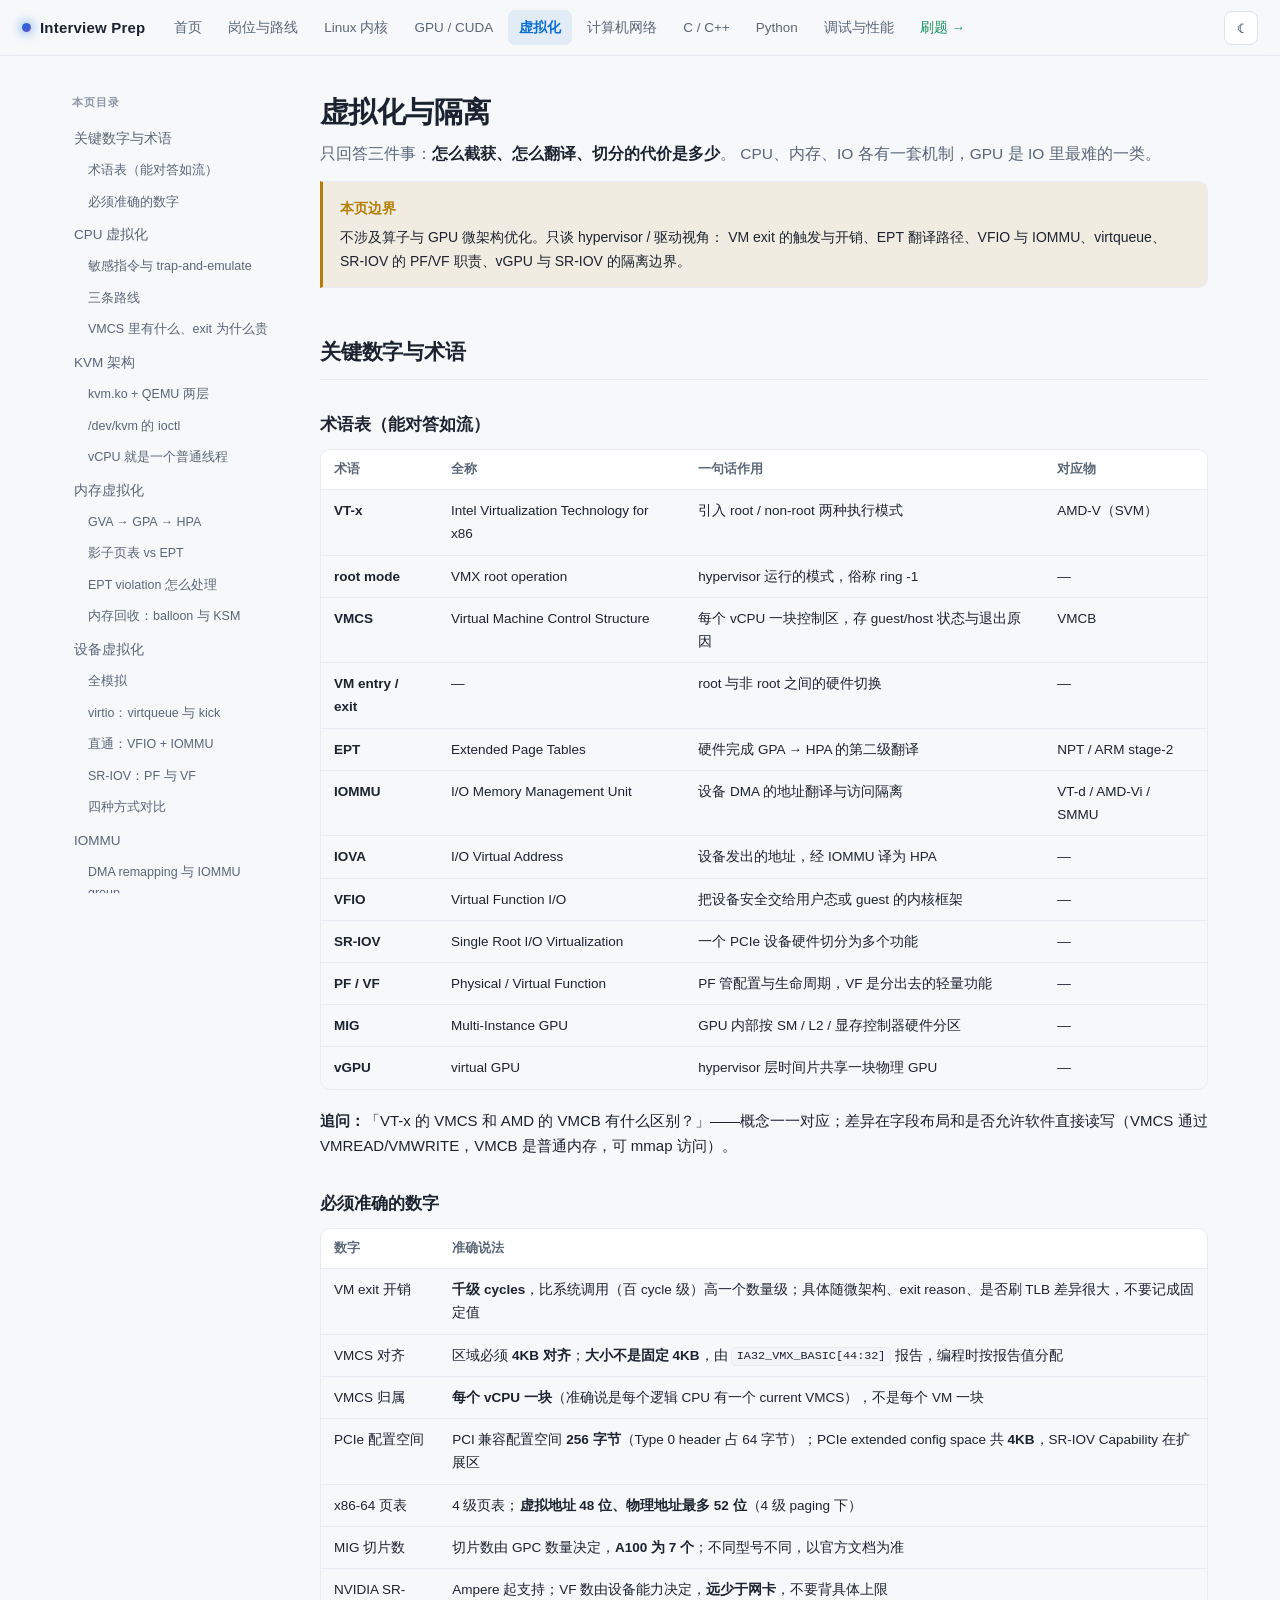
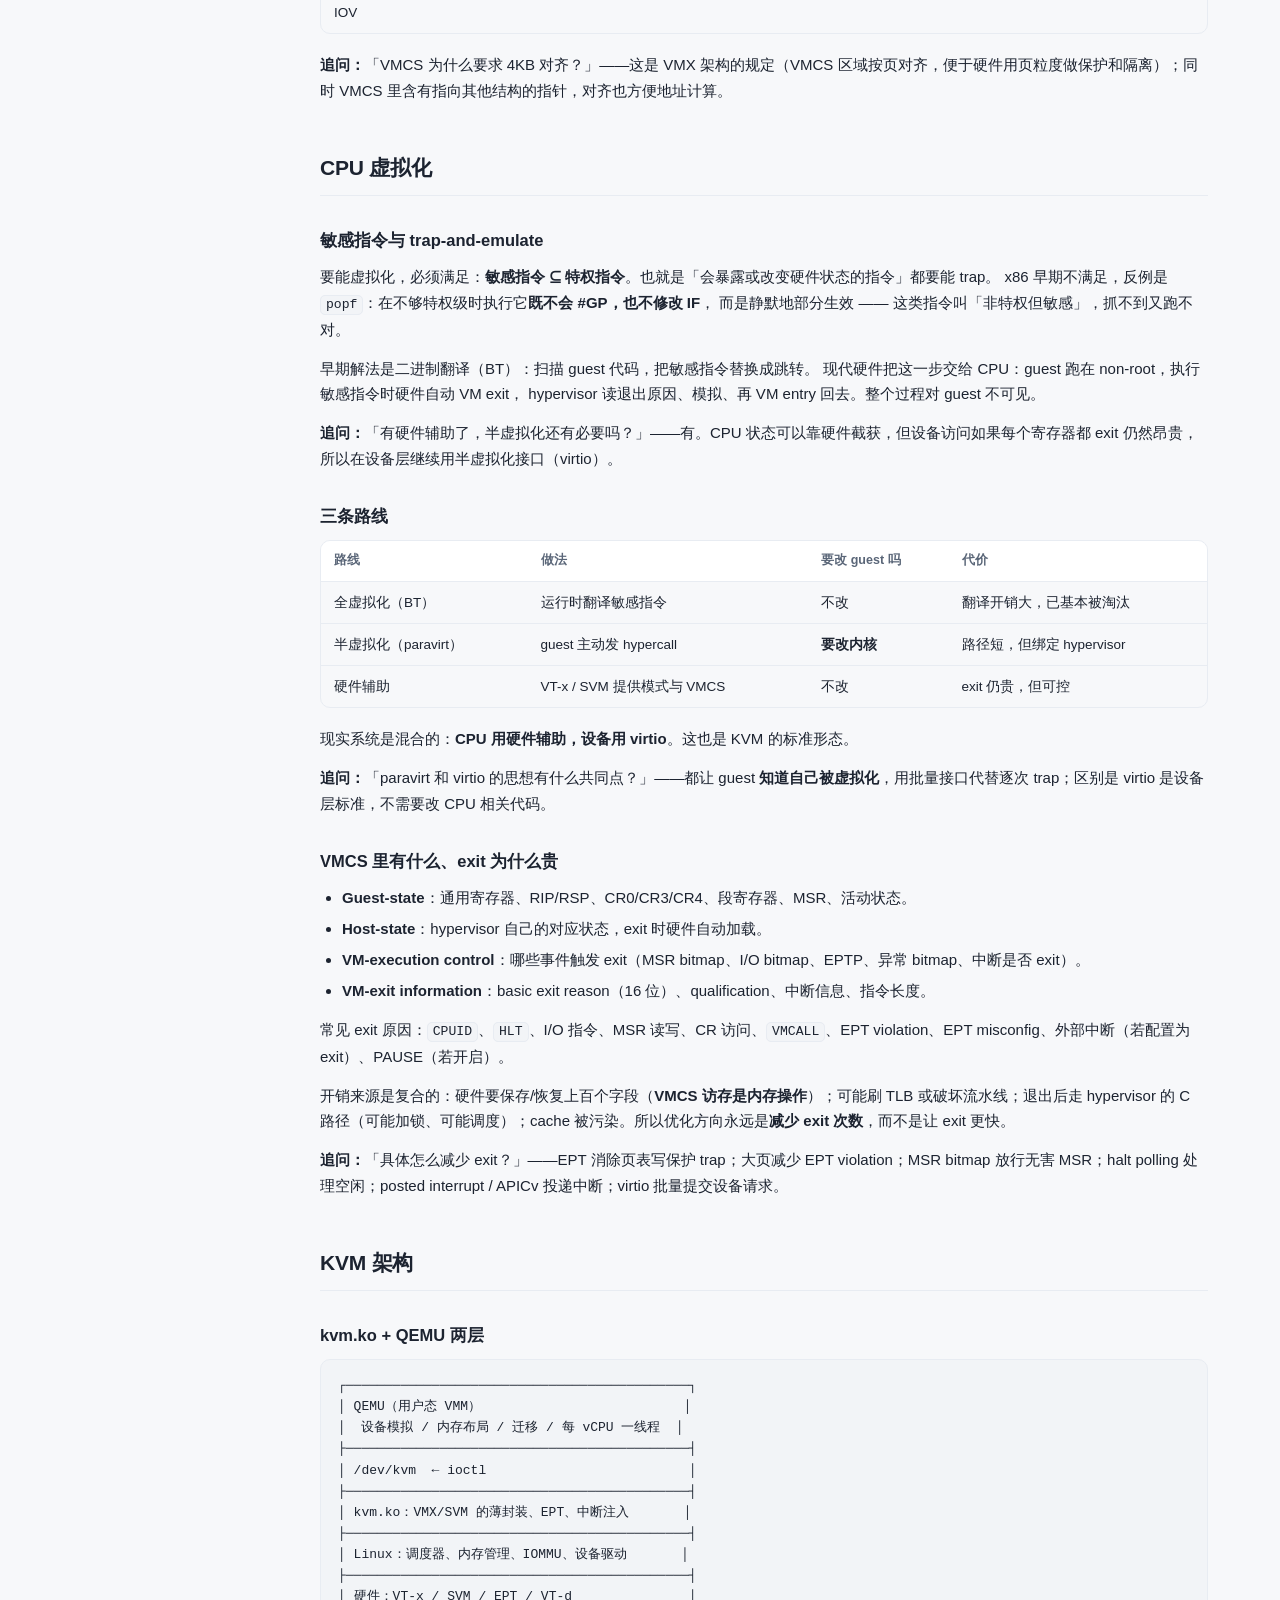
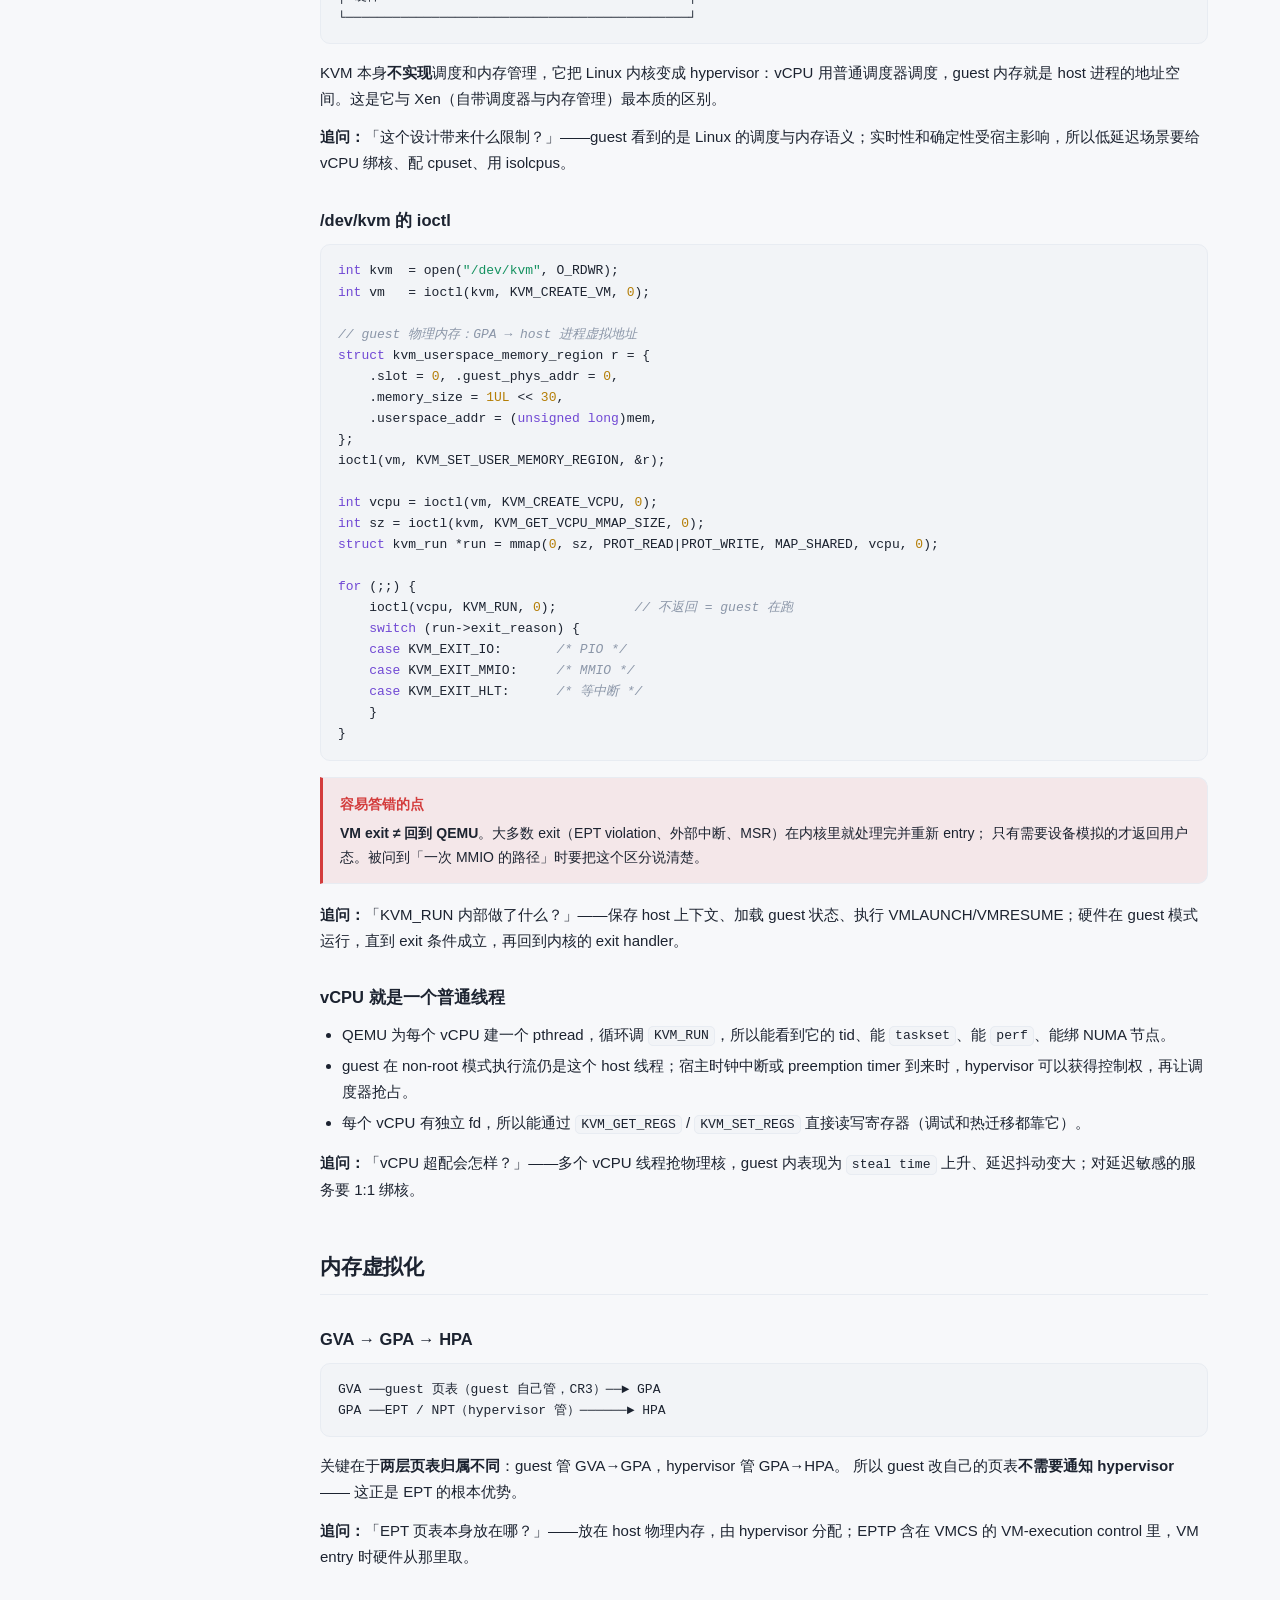
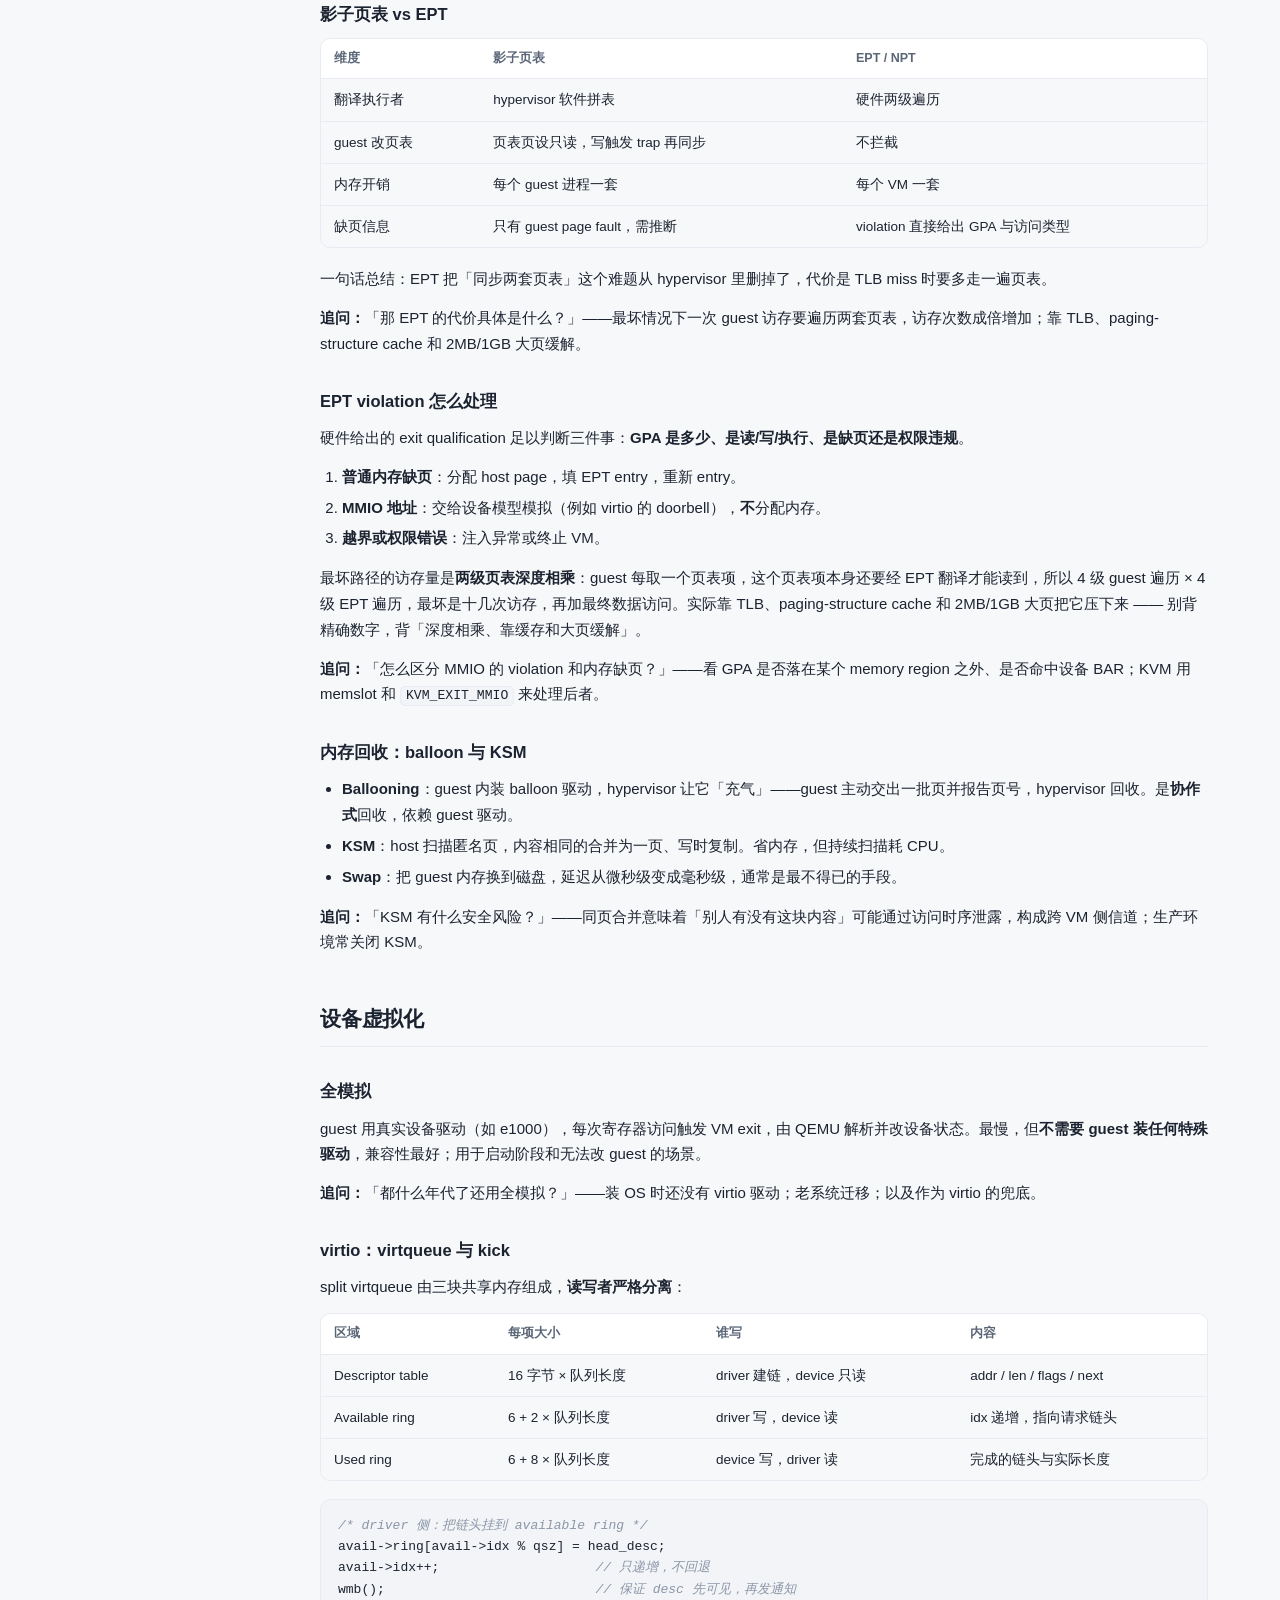
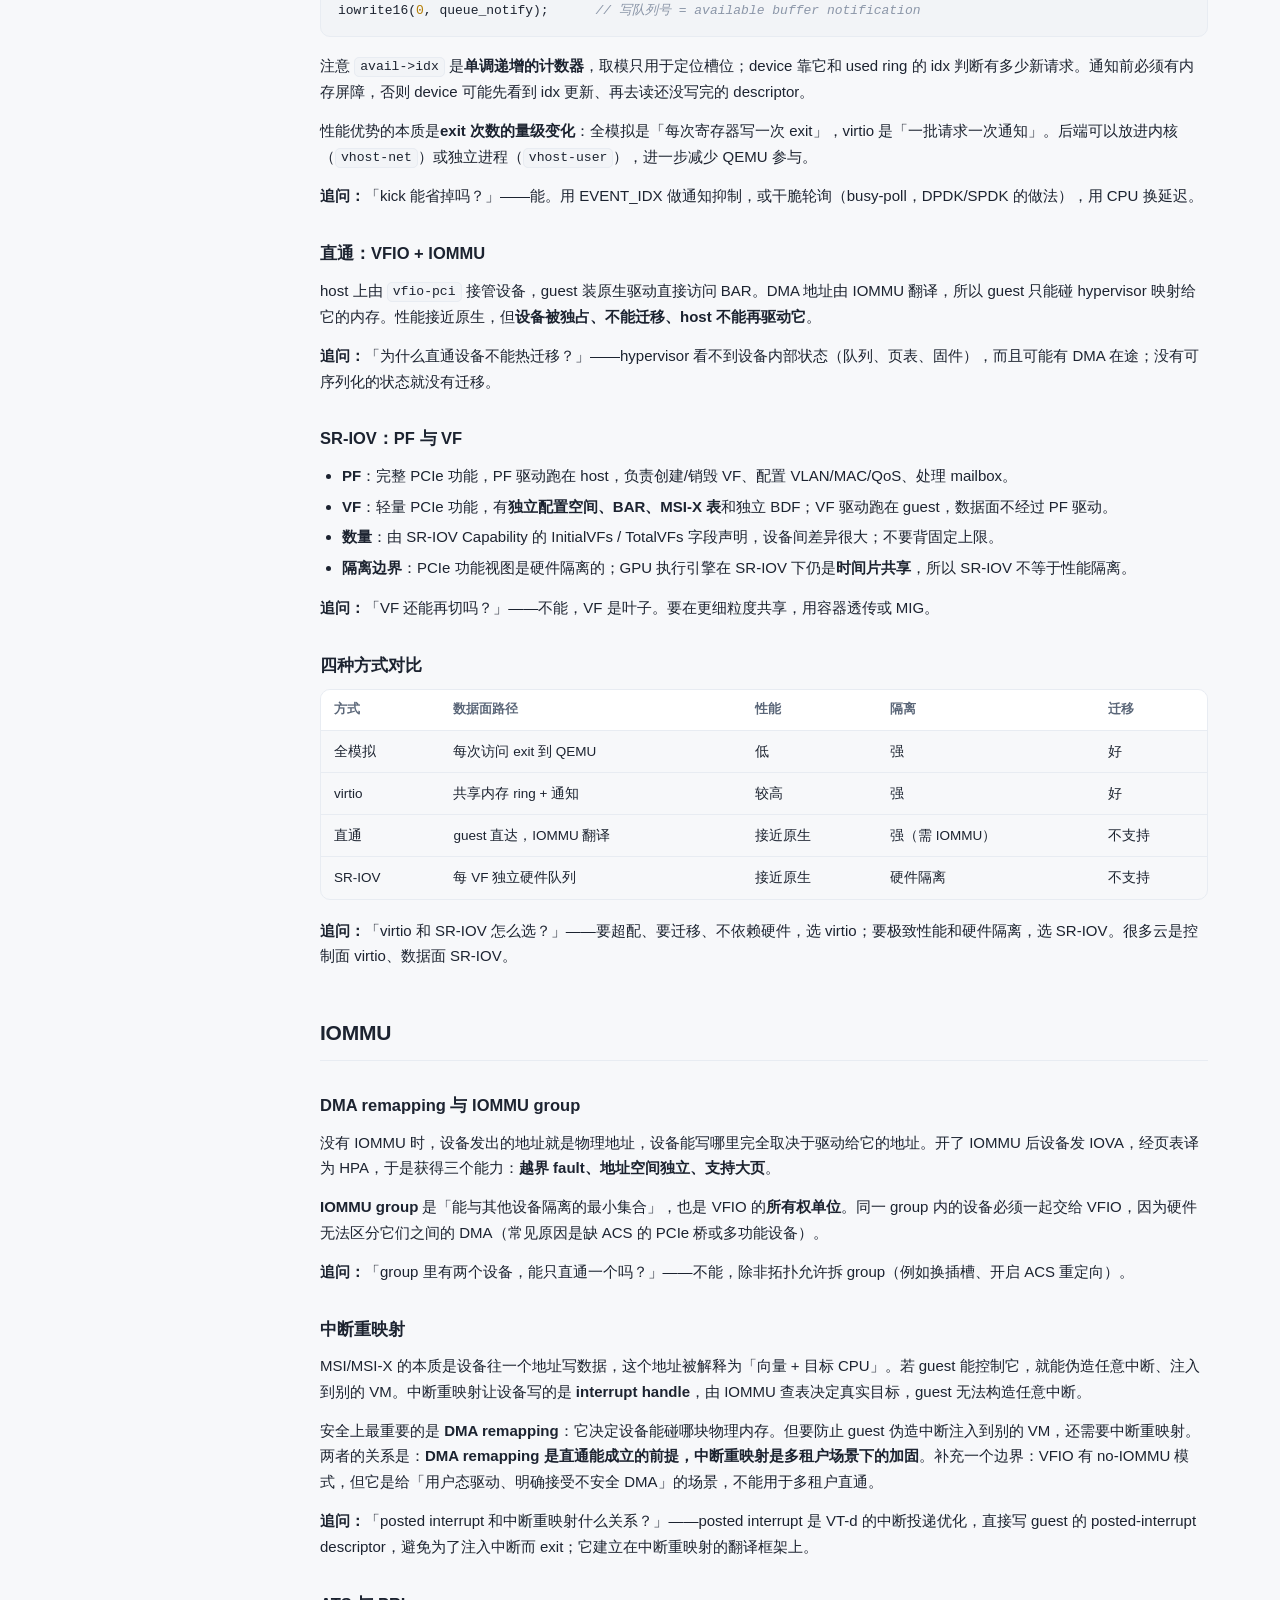
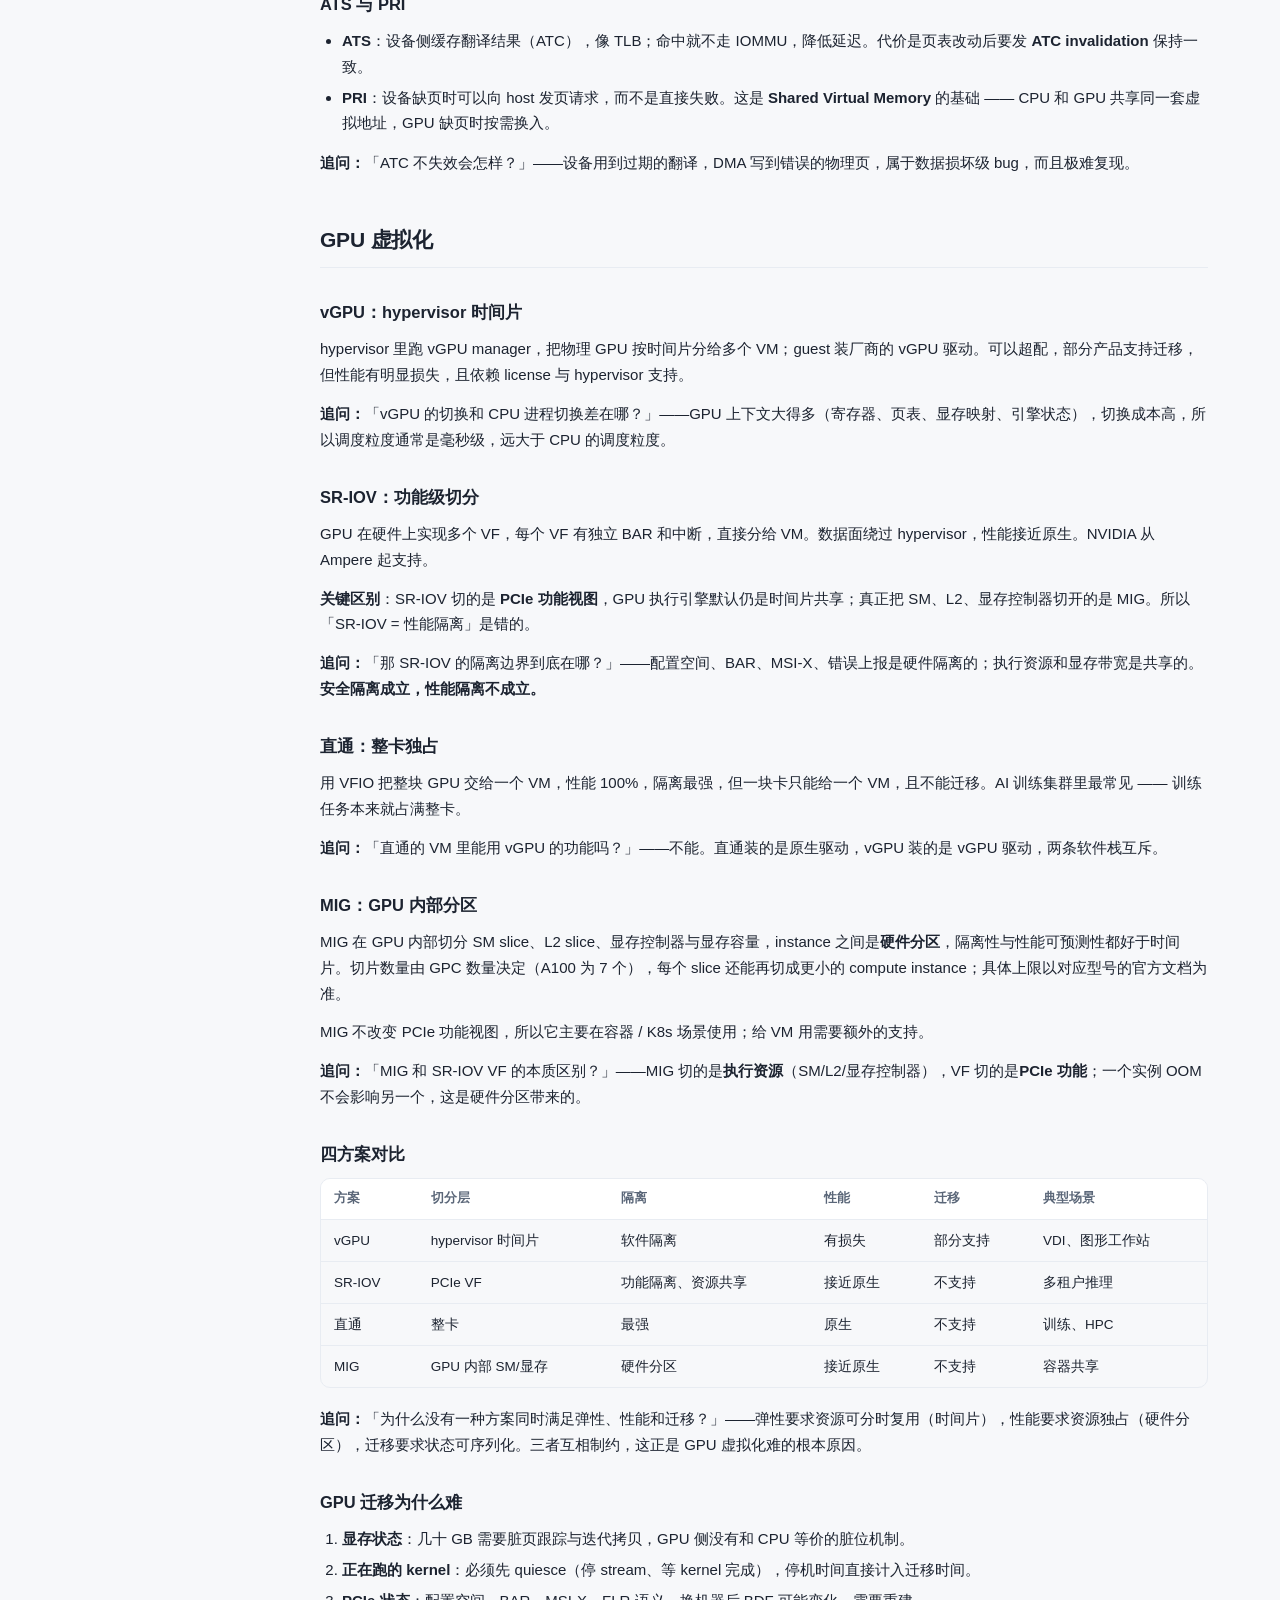
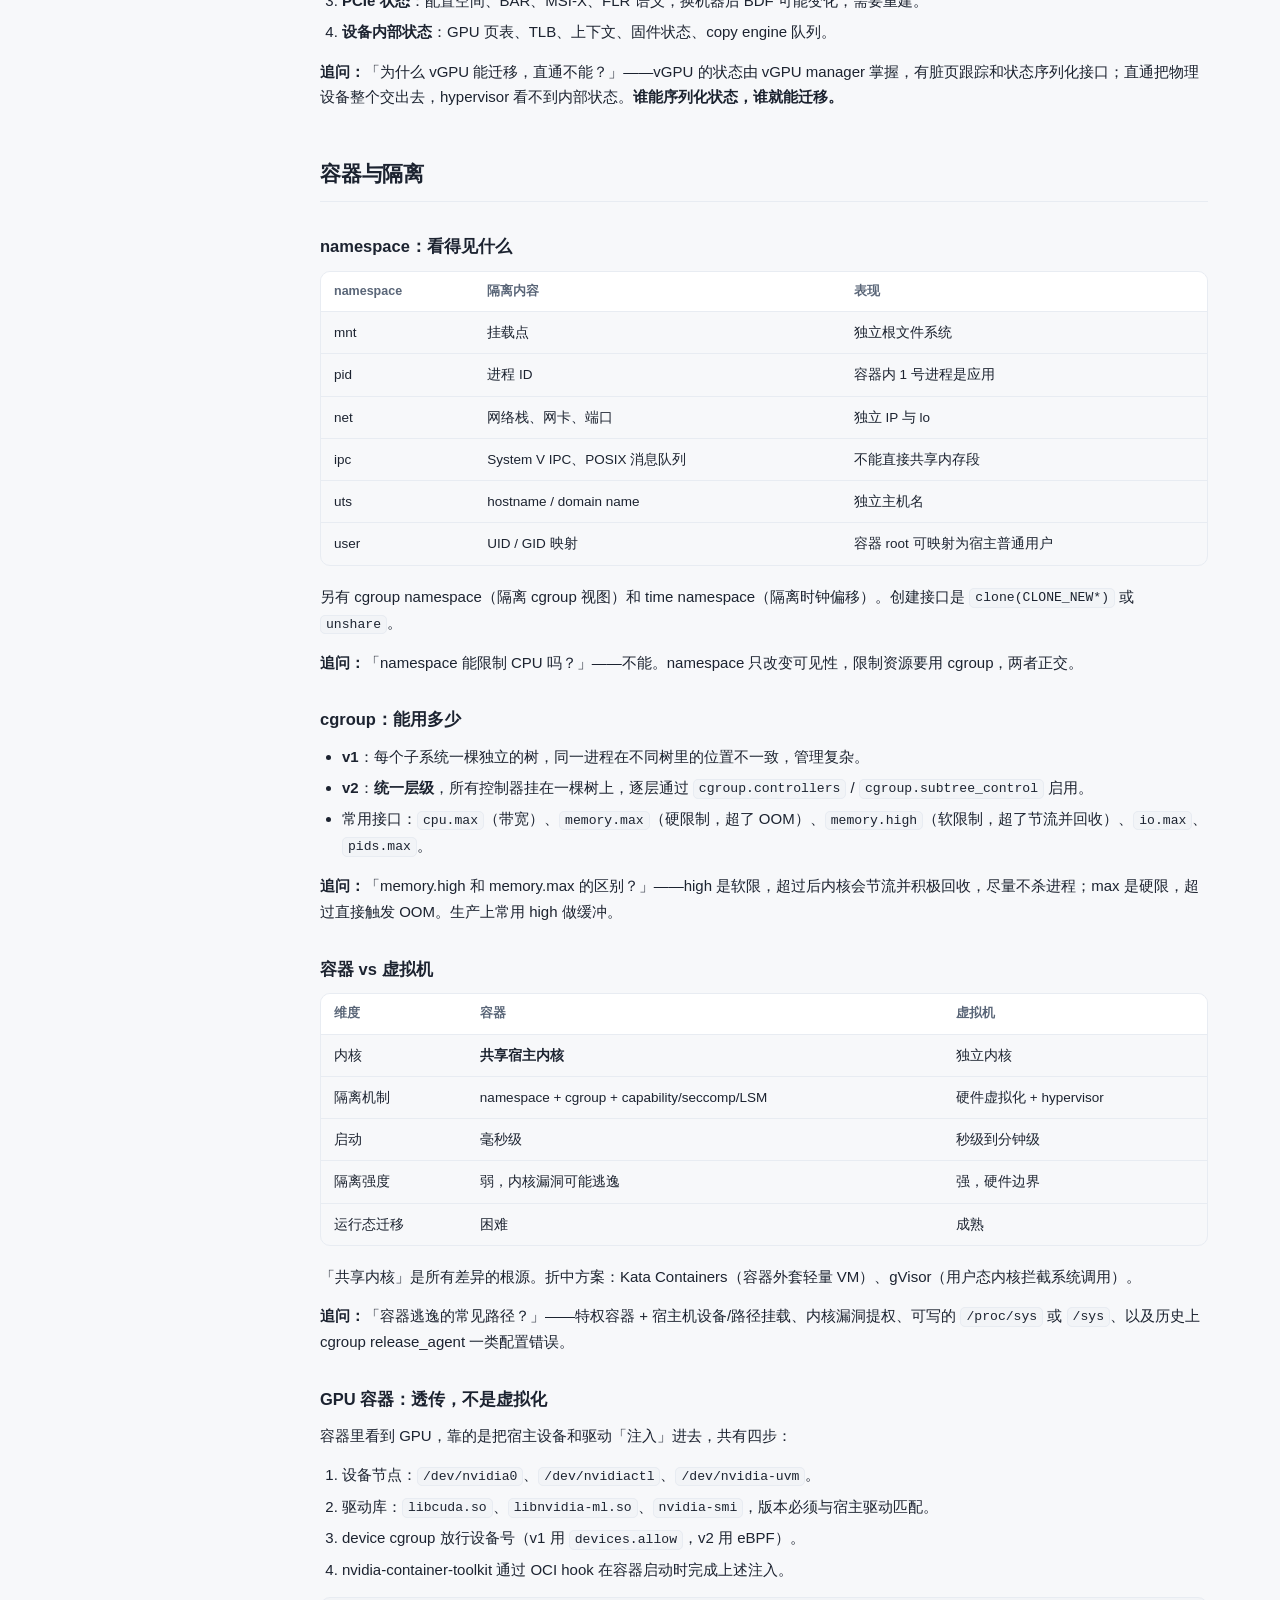
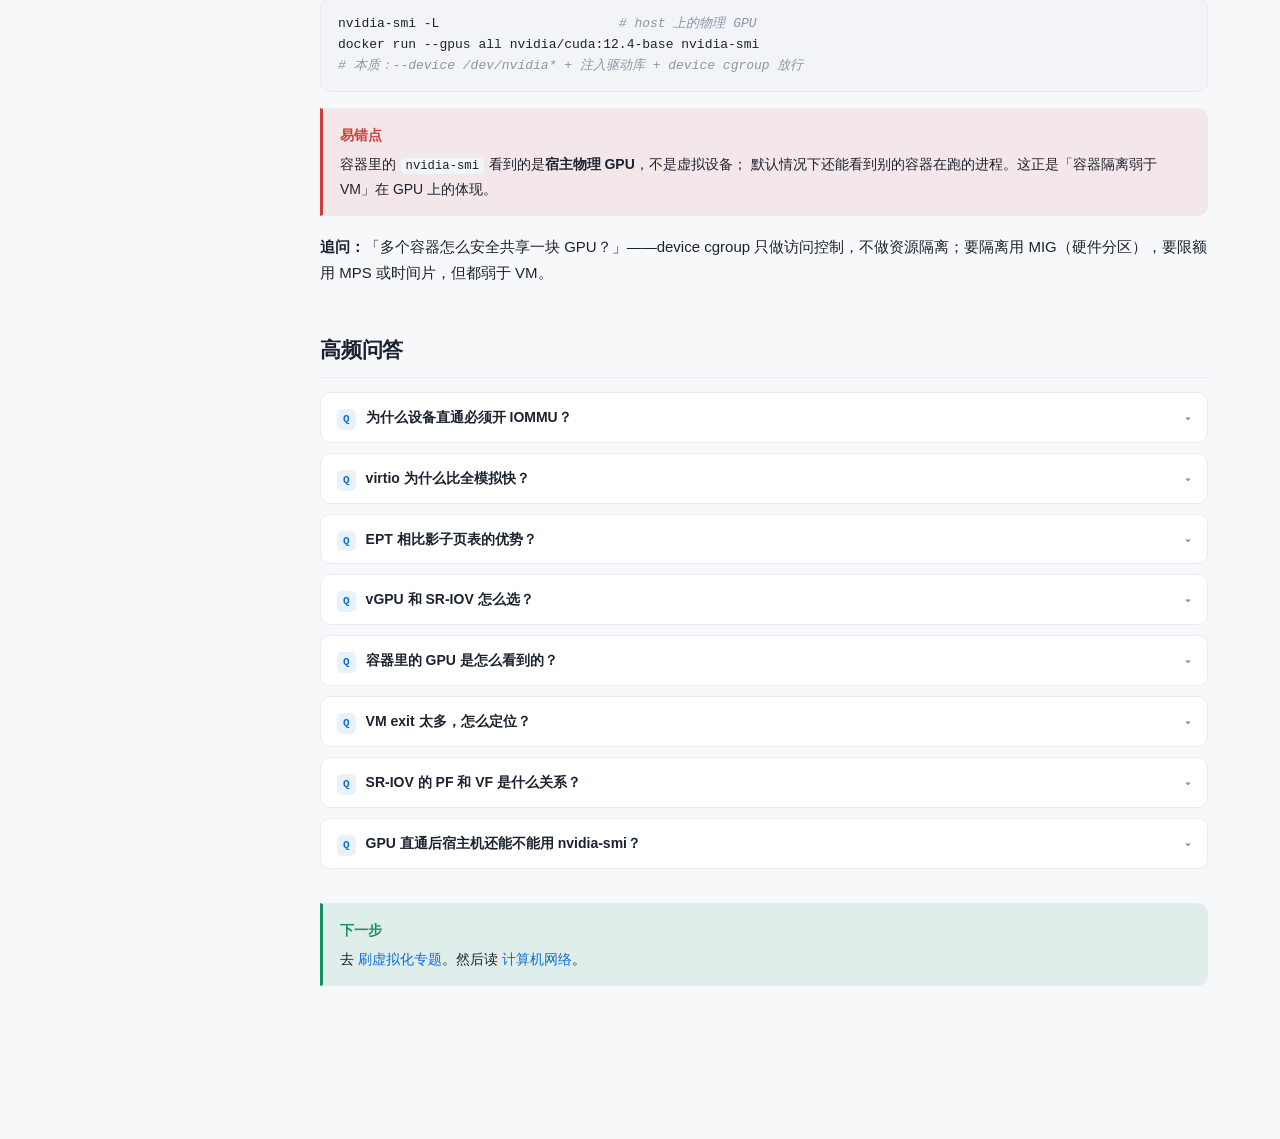
<file: pages/virt.html>
<!DOCTYPE html>
<html lang="zh-CN">
<head>
<meta charset="utf-8">
<meta name="viewport" content="width=device-width,initial-scale=1">
<title>虚拟化与隔离 · 面试准备</title>
<link rel="stylesheet" href="../assets/style.css">
</head>
<body data-page="virt">
<div id="topbar" data-base="../"></div>
<div style="position:sticky;top:56px;z-index:49;height:3px;background:transparent"><i id="read-bar" style="display:block;height:100%;width:0;background:linear-gradient(90deg,var(--accent),var(--purple))"></i></div>

<div class="wrap">
<div class="layout">
  <aside class="sidebar"><div id="toc"></div></aside>

  <main class="content">
    <h1>虚拟化与隔离</h1>
    <p style="color:var(--text-dim);font-size:15.5px">
      只回答三件事：<strong>怎么截获、怎么翻译、切分的代价是多少</strong>。
      CPU、内存、IO 各有一套机制，GPU 是 IO 里最难的一类。
    </p>

    <div class="box warn">
      <span class="box-title">本页边界</span>
      不涉及算子与 GPU 微架构优化。只谈 hypervisor / 驱动视角：
      VM exit 的触发与开销、EPT 翻译路径、VFIO 与 IOMMU、virtqueue、
      SR-IOV 的 PF/VF 职责、vGPU 与 SR-IOV 的隔离边界。
    </div>

    <h2 id="numbers">关键数字与术语</h2>

    <h3 id="numbers-terms">术语表（能对答如流）</h3>
    <div class="table-wrap">
      <table>
        <thead><tr><th>术语</th><th>全称</th><th>一句话作用</th><th>对应物</th></tr></thead>
        <tbody>
          <tr><td><strong>VT-x</strong></td><td>Intel Virtualization Technology for x86</td><td>引入 root / non-root 两种执行模式</td><td>AMD-V（SVM）</td></tr>
          <tr><td><strong>root mode</strong></td><td>VMX root operation</td><td>hypervisor 运行的模式，俗称 ring -1</td><td>—</td></tr>
          <tr><td><strong>VMCS</strong></td><td>Virtual Machine Control Structure</td><td>每个 vCPU 一块控制区，存 guest/host 状态与退出原因</td><td>VMCB</td></tr>
          <tr><td><strong>VM entry / exit</strong></td><td>—</td><td>root 与非 root 之间的硬件切换</td><td>—</td></tr>
          <tr><td><strong>EPT</strong></td><td>Extended Page Tables</td><td>硬件完成 GPA → HPA 的第二级翻译</td><td>NPT / ARM stage-2</td></tr>
          <tr><td><strong>IOMMU</strong></td><td>I/O Memory Management Unit</td><td>设备 DMA 的地址翻译与访问隔离</td><td>VT-d / AMD-Vi / SMMU</td></tr>
          <tr><td><strong>IOVA</strong></td><td>I/O Virtual Address</td><td>设备发出的地址，经 IOMMU 译为 HPA</td><td>—</td></tr>
          <tr><td><strong>VFIO</strong></td><td>Virtual Function I/O</td><td>把设备安全交给用户态或 guest 的内核框架</td><td>—</td></tr>
          <tr><td><strong>SR-IOV</strong></td><td>Single Root I/O Virtualization</td><td>一个 PCIe 设备硬件切分为多个功能</td><td>—</td></tr>
          <tr><td><strong>PF / VF</strong></td><td>Physical / Virtual Function</td><td>PF 管配置与生命周期，VF 是分出去的轻量功能</td><td>—</td></tr>
          <tr><td><strong>MIG</strong></td><td>Multi-Instance GPU</td><td>GPU 内部按 SM / L2 / 显存控制器硬件分区</td><td>—</td></tr>
          <tr><td><strong>vGPU</strong></td><td>virtual GPU</td><td>hypervisor 层时间片共享一块物理 GPU</td><td>—</td></tr>
        </tbody>
      </table>
    </div>
    <p><strong>追问：</strong>「VT-x 的 VMCS 和 AMD 的 VMCB 有什么区别？」——概念一一对应；差异在字段布局和是否允许软件直接读写（VMCS 通过 VMREAD/VMWRITE，VMCB 是普通内存，可 mmap 访问）。</p>

    <h3 id="numbers-facts">必须准确的数字</h3>
    <div class="table-wrap">
      <table>
        <thead><tr><th>数字</th><th>准确说法</th></tr></thead>
        <tbody>
          <tr><td>VM exit 开销</td><td><strong>千级 cycles</strong>，比系统调用（百 cycle 级）高一个数量级；具体随微架构、exit reason、是否刷 TLB 差异很大，不要记成固定值</td></tr>
          <tr><td>VMCS 对齐</td><td>区域必须 <strong>4KB 对齐</strong>；<strong>大小不是固定 4KB</strong>，由 <code>IA32_VMX_BASIC[44:32]</code> 报告，编程时按报告值分配</td></tr>
          <tr><td>VMCS 归属</td><td><strong>每个 vCPU 一块</strong>（准确说是每个逻辑 CPU 有一个 current VMCS），不是每个 VM 一块</td></tr>
          <tr><td>PCIe 配置空间</td><td>PCI 兼容配置空间 <strong>256 字节</strong>（Type 0 header 占 64 字节）；PCIe extended config space 共 <strong>4KB</strong>，SR-IOV Capability 在扩展区</td></tr>
          <tr><td>x86-64 页表</td><td>4 级页表；<strong>虚拟地址 48 位、物理地址最多 52 位</strong>（4 级 paging 下）</td></tr>
          <tr><td>MIG 切片数</td><td>切片数由 GPC 数量决定，<strong>A100 为 7 个</strong>；不同型号不同，以官方文档为准</td></tr>
          <tr><td>NVIDIA SR-IOV</td><td>Ampere 起支持；VF 数由设备能力决定，<strong>远少于网卡</strong>，不要背具体上限</td></tr>
        </tbody>
      </table>
    </div>
    <p><strong>追问：</strong>「VMCS 为什么要求 4KB 对齐？」——这是 VMX 架构的规定（VMCS 区域按页对齐，便于硬件用页粒度做保护和隔离）；同时 VMCS 里含有指向其他结构的指针，对齐也方便地址计算。</p>

    <h2 id="cpu">CPU 虚拟化</h2>

    <h3 id="cpu-sensitive">敏感指令与 trap-and-emulate</h3>
    <p>
      要能虚拟化，必须满足：<strong>敏感指令 ⊆ 特权指令</strong>。也就是「会暴露或改变硬件状态的指令」都要能 trap。
      x86 早期不满足，反例是 <code>popf</code>：在不够特权级时执行它<strong>既不会 #GP，也不修改 IF</strong>，
      而是静默地部分生效 —— 这类指令叫「非特权但敏感」，抓不到又跑不对。
    </p>
    <p>
      早期解法是二进制翻译（BT）：扫描 guest 代码，把敏感指令替换成跳转。
      现代硬件把这一步交给 CPU：guest 跑在 non-root，执行敏感指令时硬件自动 VM exit，
      hypervisor 读退出原因、模拟、再 VM entry 回去。整个过程对 guest 不可见。
    </p>
    <p><strong>追问：</strong>「有硬件辅助了，半虚拟化还有必要吗？」——有。CPU 状态可以靠硬件截获，但设备访问如果每个寄存器都 exit 仍然昂贵，所以在设备层继续用半虚拟化接口（virtio）。</p>

    <h3 id="cpu-modes">三条路线</h3>
    <div class="table-wrap">
      <table>
        <thead><tr><th>路线</th><th>做法</th><th>要改 guest 吗</th><th>代价</th></tr></thead>
        <tbody>
          <tr><td>全虚拟化（BT）</td><td>运行时翻译敏感指令</td><td>不改</td><td>翻译开销大，已基本被淘汰</td></tr>
          <tr><td>半虚拟化（paravirt）</td><td>guest 主动发 hypercall</td><td><strong>要改内核</strong></td><td>路径短，但绑定 hypervisor</td></tr>
          <tr><td>硬件辅助</td><td>VT-x / SVM 提供模式与 VMCS</td><td>不改</td><td>exit 仍贵，但可控</td></tr>
        </tbody>
      </table>
    </div>
    <p>现实系统是混合的：<strong>CPU 用硬件辅助，设备用 virtio</strong>。这也是 KVM 的标准形态。</p>
    <p><strong>追问：</strong>「paravirt 和 virtio 的思想有什么共同点？」——都让 guest <strong>知道自己被虚拟化</strong>，用批量接口代替逐次 trap；区别是 virtio 是设备层标准，不需要改 CPU 相关代码。</p>

    <h3 id="cpu-vmcs">VMCS 里有什么、exit 为什么贵</h3>
    <ul>
      <li><strong>Guest-state</strong>：通用寄存器、RIP/RSP、CR0/CR3/CR4、段寄存器、MSR、活动状态。</li>
      <li><strong>Host-state</strong>：hypervisor 自己的对应状态，exit 时硬件自动加载。</li>
      <li><strong>VM-execution control</strong>：哪些事件触发 exit（MSR bitmap、I/O bitmap、EPTP、异常 bitmap、中断是否 exit）。</li>
      <li><strong>VM-exit information</strong>：basic exit reason（16 位）、qualification、中断信息、指令长度。</li>
    </ul>
    <p>常见 exit 原因：<code>CPUID</code>、<code>HLT</code>、I/O 指令、MSR 读写、CR 访问、<code>VMCALL</code>、EPT violation、EPT misconfig、外部中断（若配置为 exit）、PAUSE（若开启）。</p>
    <p>开销来源是复合的：硬件要保存/恢复上百个字段（<strong>VMCS 访存是内存操作</strong>）；可能刷 TLB 或破坏流水线；退出后走 hypervisor 的 C 路径（可能加锁、可能调度）；cache 被污染。所以优化方向永远是<strong>减少 exit 次数</strong>，而不是让 exit 更快。</p>
    <p><strong>追问：</strong>「具体怎么减少 exit？」——EPT 消除页表写保护 trap；大页减少 EPT violation；MSR bitmap 放行无害 MSR；halt polling 处理空闲；posted interrupt / APICv 投递中断；virtio 批量提交设备请求。</p>

    <h2 id="kvm">KVM 架构</h2>

    <h3 id="kvm-layers">kvm.ko + QEMU 两层</h3>
    <pre><code>┌────────────────────────────────────────────┐
│ QEMU（用户态 VMM）                          │
│  设备模拟 / 内存布局 / 迁移 / 每 vCPU 一线程  │
├────────────────────────────────────────────┤
│ /dev/kvm  ← ioctl                          │
├────────────────────────────────────────────┤
│ kvm.ko：VMX/SVM 的薄封装、EPT、中断注入       │
├────────────────────────────────────────────┤
│ Linux：调度器、内存管理、IOMMU、设备驱动       │
├────────────────────────────────────────────┤
│ 硬件：VT-x / SVM / EPT / VT-d               │
└────────────────────────────────────────────┘</code></pre>
    <p>KVM 本身<strong>不实现</strong>调度和内存管理，它把 Linux 内核变成 hypervisor：vCPU 用普通调度器调度，guest 内存就是 host 进程的地址空间。这是它与 Xen（自带调度器与内存管理）最本质的区别。</p>
    <p><strong>追问：</strong>「这个设计带来什么限制？」——guest 看到的是 Linux 的调度与内存语义；实时性和确定性受宿主影响，所以低延迟场景要给 vCPU 绑核、配 cpuset、用 isolcpus。</p>

    <h3 id="kvm-ioctl">/dev/kvm 的 ioctl</h3>
    <pre><code><span class="k">int</span> kvm  = open(<span class="s">"/dev/kvm"</span>, O_RDWR);
<span class="k">int</span> vm   = ioctl(kvm, KVM_CREATE_VM, <span class="n">0</span>);

<span class="c">// guest 物理内存：GPA → host 进程虚拟地址</span>
<span class="k">struct</span> kvm_userspace_memory_region r = {
    .slot = <span class="n">0</span>, .guest_phys_addr = <span class="n">0</span>,
    .memory_size = <span class="n">1UL</span> &lt;&lt; <span class="n">30</span>,
    .userspace_addr = (<span class="k">unsigned long</span>)mem,
};
ioctl(vm, KVM_SET_USER_MEMORY_REGION, &amp;r);

<span class="k">int</span> vcpu = ioctl(vm, KVM_CREATE_VCPU, <span class="n">0</span>);
<span class="k">int</span> sz = ioctl(kvm, KVM_GET_VCPU_MMAP_SIZE, <span class="n">0</span>);
<span class="k">struct</span> kvm_run *run = mmap(<span class="n">0</span>, sz, PROT_READ|PROT_WRITE, MAP_SHARED, vcpu, <span class="n">0</span>);

<span class="k">for</span> (;;) {
    ioctl(vcpu, KVM_RUN, <span class="n">0</span>);          <span class="c">// 不返回 = guest 在跑</span>
    <span class="k">switch</span> (run-&gt;exit_reason) {
    <span class="k">case</span> KVM_EXIT_IO:       <span class="c">/* PIO */</span>
    <span class="k">case</span> KVM_EXIT_MMIO:     <span class="c">/* MMIO */</span>
    <span class="k">case</span> KVM_EXIT_HLT:      <span class="c">/* 等中断 */</span>
    }
}</code></pre>
    <div class="box danger">
      <span class="box-title">容易答错的点</span>
      <strong>VM exit ≠ 回到 QEMU</strong>。大多数 exit（EPT violation、外部中断、MSR）在内核里就处理完并重新 entry；
      只有需要设备模拟的才返回用户态。被问到「一次 MMIO 的路径」时要把这个区分说清楚。
    </div>
    <p><strong>追问：</strong>「KVM_RUN 内部做了什么？」——保存 host 上下文、加载 guest 状态、执行 VMLAUNCH/VMRESUME；硬件在 guest 模式运行，直到 exit 条件成立，再回到内核的 exit handler。</p>

    <h3 id="kvm-vcpu">vCPU 就是一个普通线程</h3>
    <ul>
      <li>QEMU 为每个 vCPU 建一个 pthread，循环调 <code>KVM_RUN</code>，所以能看到它的 tid、能 <code>taskset</code>、能 <code>perf</code>、能绑 NUMA 节点。</li>
      <li>guest 在 non-root 模式执行流仍是这个 host 线程；宿主时钟中断或 preemption timer 到来时，hypervisor 可以获得控制权，再让调度器抢占。</li>
      <li>每个 vCPU 有独立 fd，所以能通过 <code>KVM_GET_REGS</code> / <code>KVM_SET_REGS</code> 直接读写寄存器（调试和热迁移都靠它）。</li>
    </ul>
    <p><strong>追问：</strong>「vCPU 超配会怎样？」——多个 vCPU 线程抢物理核，guest 内表现为 <code>steal time</code> 上升、延迟抖动变大；对延迟敏感的服务要 1:1 绑核。</p>

    <h2 id="memory">内存虚拟化</h2>

    <h3 id="mem-translate">GVA → GPA → HPA</h3>
    <pre><code>GVA ──guest 页表（guest 自己管，CR3）──► GPA
GPA ──EPT / NPT（hypervisor 管）──────► HPA</code></pre>
    <p>
      关键在于<strong>两层页表归属不同</strong>：guest 管 GVA→GPA，hypervisor 管 GPA→HPA。
      所以 guest 改自己的页表<strong>不需要通知 hypervisor</strong> —— 这正是 EPT 的根本优势。
    </p>
    <p><strong>追问：</strong>「EPT 页表本身放在哪？」——放在 host 物理内存，由 hypervisor 分配；EPTP 含在 VMCS 的 VM-execution control 里，VM entry 时硬件从那里取。</p>

    <h3 id="mem-shadow">影子页表 vs EPT</h3>
    <div class="table-wrap">
      <table>
        <thead><tr><th>维度</th><th>影子页表</th><th>EPT / NPT</th></tr></thead>
        <tbody>
          <tr><td>翻译执行者</td><td>hypervisor 软件拼表</td><td>硬件两级遍历</td></tr>
          <tr><td>guest 改页表</td><td>页表页设只读，写触发 trap 再同步</td><td>不拦截</td></tr>
          <tr><td>内存开销</td><td>每个 guest 进程一套</td><td>每个 VM 一套</td></tr>
          <tr><td>缺页信息</td><td>只有 guest page fault，需推断</td><td>violation 直接给出 GPA 与访问类型</td></tr>
        </tbody>
      </table>
    </div>
    <p>一句话总结：EPT 把「同步两套页表」这个难题从 hypervisor 里删掉了，代价是 TLB miss 时要多走一遍页表。</p>
    <p><strong>追问：</strong>「那 EPT 的代价具体是什么？」——最坏情况下一次 guest 访存要遍历两套页表，访存次数成倍增加；靠 TLB、paging-structure cache 和 2MB/1GB 大页缓解。</p>

    <h3 id="mem-ept">EPT violation 怎么处理</h3>
    <p>硬件给出的 exit qualification 足以判断三件事：<strong>GPA 是多少、是读/写/执行、是缺页还是权限违规</strong>。</p>
    <ol>
      <li><strong>普通内存缺页</strong>：分配 host page，填 EPT entry，重新 entry。</li>
      <li><strong>MMIO 地址</strong>：交给设备模型模拟（例如 virtio 的 doorbell），<strong>不</strong>分配内存。</li>
      <li><strong>越界或权限错误</strong>：注入异常或终止 VM。</li>
    </ol>
    <p>最坏路径的访存量是<strong>两级页表深度相乘</strong>：guest 每取一个页表项，这个页表项本身还要经 EPT 翻译才能读到，所以 4 级 guest 遍历 × 4 级 EPT 遍历，最坏是十几次访存，再加最终数据访问。实际靠 TLB、paging-structure cache 和 2MB/1GB 大页把它压下来 —— 别背精确数字，背「深度相乘、靠缓存和大页缓解」。</p>
    <p><strong>追问：</strong>「怎么区分 MMIO 的 violation 和内存缺页？」——看 GPA 是否落在某个 memory region 之外、是否命中设备 BAR；KVM 用 memslot 和 <code>KVM_EXIT_MMIO</code> 来处理后者。</p>

    <h3 id="mem-reclaim">内存回收：balloon 与 KSM</h3>
    <ul>
      <li><strong>Ballooning</strong>：guest 内装 balloon 驱动，hypervisor 让它「充气」——guest 主动交出一批页并报告页号，hypervisor 回收。是<strong>协作式</strong>回收，依赖 guest 驱动。</li>
      <li><strong>KSM</strong>：host 扫描匿名页，内容相同的合并为一页、写时复制。省内存，但持续扫描耗 CPU。</li>
      <li><strong>Swap</strong>：把 guest 内存换到磁盘，延迟从微秒级变成毫秒级，通常是最不得已的手段。</li>
    </ul>
    <p><strong>追问：</strong>「KSM 有什么安全风险？」——同页合并意味着「别人有没有这块内容」可能通过访问时序泄露，构成跨 VM 侧信道；生产环境常关闭 KSM。</p>

    <h2 id="io">设备虚拟化</h2>

    <h3 id="io-emul">全模拟</h3>
    <p>guest 用真实设备驱动（如 e1000），每次寄存器访问触发 VM exit，由 QEMU 解析并改设备状态。最慢，但<strong>不需要 guest 装任何特殊驱动</strong>，兼容性最好；用于启动阶段和无法改 guest 的场景。</p>
    <p><strong>追问：</strong>「都什么年代了还用全模拟？」——装 OS 时还没有 virtio 驱动；老系统迁移；以及作为 virtio 的兜底。</p>

    <h3 id="io-virtio">virtio：virtqueue 与 kick</h3>
    <p>split virtqueue 由三块共享内存组成，<strong>读写者严格分离</strong>：</p>
    <div class="table-wrap">
      <table>
        <thead><tr><th>区域</th><th>每项大小</th><th>谁写</th><th>内容</th></tr></thead>
        <tbody>
          <tr><td>Descriptor table</td><td>16 字节 × 队列长度</td><td>driver 建链，device 只读</td><td>addr / len / flags / next</td></tr>
          <tr><td>Available ring</td><td>6 + 2 × 队列长度</td><td>driver 写，device 读</td><td>idx 递增，指向请求链头</td></tr>
          <tr><td>Used ring</td><td>6 + 8 × 队列长度</td><td>device 写，driver 读</td><td>完成的链头与实际长度</td></tr>
        </tbody>
      </table>
    </div>
    <pre><code><span class="c">/* driver 侧：把链头挂到 available ring */</span>
avail-&gt;ring[avail-&gt;idx % qsz] = head_desc;
avail-&gt;idx++;                    <span class="c">// 只递增，不回退</span>
wmb();                           <span class="c">// 保证 desc 先可见，再发通知</span>
iowrite16(<span class="n">0</span>, queue_notify);      <span class="c">// 写队列号 = available buffer notification</span></code></pre>
    <p>注意 <code>avail-&gt;idx</code> 是<strong>单调递增的计数器</strong>，取模只用于定位槽位；device 靠它和 used ring 的 idx 判断有多少新请求。通知前必须有内存屏障，否则 device 可能先看到 idx 更新、再去读还没写完的 descriptor。</p>
    <p>性能优势的本质是<strong>exit 次数的量级变化</strong>：全模拟是「每次寄存器写一次 exit」，virtio 是「一批请求一次通知」。后端可以放进内核（<code>vhost-net</code>）或独立进程（<code>vhost-user</code>），进一步减少 QEMU 参与。</p>
    <p><strong>追问：</strong>「kick 能省掉吗？」——能。用 EVENT_IDX 做通知抑制，或干脆轮询（busy-poll，DPDK/SPDK 的做法），用 CPU 换延迟。</p>

    <h3 id="io-passthrough">直通：VFIO + IOMMU</h3>
    <p>host 上由 <code>vfio-pci</code> 接管设备，guest 装原生驱动直接访问 BAR。DMA 地址由 IOMMU 翻译，所以 guest 只能碰 hypervisor 映射给它的内存。性能接近原生，但<strong>设备被独占、不能迁移、host 不能再驱动它</strong>。</p>
    <p><strong>追问：</strong>「为什么直通设备不能热迁移？」——hypervisor 看不到设备内部状态（队列、页表、固件），而且可能有 DMA 在途；没有可序列化的状态就没有迁移。</p>

    <h3 id="io-sriov">SR-IOV：PF 与 VF</h3>
    <ul>
      <li><strong>PF</strong>：完整 PCIe 功能，PF 驱动跑在 host，负责创建/销毁 VF、配置 VLAN/MAC/QoS、处理 mailbox。</li>
      <li><strong>VF</strong>：轻量 PCIe 功能，有<strong>独立配置空间、BAR、MSI-X 表</strong>和独立 BDF；VF 驱动跑在 guest，数据面不经过 PF 驱动。</li>
      <li><strong>数量</strong>：由 SR-IOV Capability 的 InitialVFs / TotalVFs 字段声明，设备间差异很大；不要背固定上限。</li>
      <li><strong>隔离边界</strong>：PCIe 功能视图是硬件隔离的；GPU 执行引擎在 SR-IOV 下仍是<strong>时间片共享</strong>，所以 SR-IOV 不等于性能隔离。</li>
    </ul>
    <p><strong>追问：</strong>「VF 还能再切吗？」——不能，VF 是叶子。要在更细粒度共享，用容器透传或 MIG。</p>

    <h3 id="io-compare">四种方式对比</h3>
    <div class="table-wrap">
      <table>
        <thead><tr><th>方式</th><th>数据面路径</th><th>性能</th><th>隔离</th><th>迁移</th></tr></thead>
        <tbody>
          <tr><td>全模拟</td><td>每次访问 exit 到 QEMU</td><td>低</td><td>强</td><td>好</td></tr>
          <tr><td>virtio</td><td>共享内存 ring + 通知</td><td>较高</td><td>强</td><td>好</td></tr>
          <tr><td>直通</td><td>guest 直达，IOMMU 翻译</td><td>接近原生</td><td>强（需 IOMMU）</td><td>不支持</td></tr>
          <tr><td>SR-IOV</td><td>每 VF 独立硬件队列</td><td>接近原生</td><td>硬件隔离</td><td>不支持</td></tr>
        </tbody>
      </table>
    </div>
    <p><strong>追问：</strong>「virtio 和 SR-IOV 怎么选？」——要超配、要迁移、不依赖硬件，选 virtio；要极致性能和硬件隔离，选 SR-IOV。很多云是控制面 virtio、数据面 SR-IOV。</p>

    <h2 id="iommu">IOMMU</h2>

    <h3 id="iommu-dma">DMA remapping 与 IOMMU group</h3>
    <p>没有 IOMMU 时，设备发出的地址就是物理地址，设备能写哪里完全取决于驱动给它的地址。开了 IOMMU 后设备发 IOVA，经页表译为 HPA，于是获得三个能力：<strong>越界 fault、地址空间独立、支持大页</strong>。</p>
    <p><strong>IOMMU group</strong> 是「能与其他设备隔离的最小集合」，也是 VFIO 的<strong>所有权单位</strong>。同一 group 内的设备必须一起交给 VFIO，因为硬件无法区分它们之间的 DMA（常见原因是缺 ACS 的 PCIe 桥或多功能设备）。</p>
    <p><strong>追问：</strong>「group 里有两个设备，能只直通一个吗？」——不能，除非拓扑允许拆 group（例如换插槽、开启 ACS 重定向）。</p>

    <h3 id="iommu-irq">中断重映射</h3>
    <p>MSI/MSI-X 的本质是设备往一个地址写数据，这个地址被解释为「向量 + 目标 CPU」。若 guest 能控制它，就能伪造任意中断、注入到别的 VM。中断重映射让设备写的是 <strong>interrupt handle</strong>，由 IOMMU 查表决定真实目标，guest 无法构造任意中断。</p>
    <p>安全上最重要的是 <strong>DMA remapping</strong>：它决定设备能碰哪块物理内存。但要防止 guest 伪造中断注入到别的 VM，还需要中断重映射。两者的关系是：<strong>DMA remapping 是直通能成立的前提，中断重映射是多租户场景下的加固</strong>。补充一个边界：VFIO 有 no-IOMMU 模式，但它是给「用户态驱动、明确接受不安全 DMA」的场景，不能用于多租户直通。</p>
    <p><strong>追问：</strong>「posted interrupt 和中断重映射什么关系？」——posted interrupt 是 VT-d 的中断投递优化，直接写 guest 的 posted-interrupt descriptor，避免为了注入中断而 exit；它建立在中断重映射的翻译框架上。</p>

    <h3 id="iommu-ats">ATS 与 PRI</h3>
    <ul>
      <li><strong>ATS</strong>：设备侧缓存翻译结果（ATC），像 TLB；命中就不走 IOMMU，降低延迟。代价是页表改动后要发 <strong>ATC invalidation</strong> 保持一致。</li>
      <li><strong>PRI</strong>：设备缺页时可以向 host 发页请求，而不是直接失败。这是 <strong>Shared Virtual Memory</strong> 的基础 —— CPU 和 GPU 共享同一套虚拟地址，GPU 缺页时按需换入。</li>
    </ul>
    <p><strong>追问：</strong>「ATC 不失效会怎样？」——设备用到过期的翻译，DMA 写到错误的物理页，属于数据损坏级 bug，而且极难复现。</p>

    <h2 id="gpu">GPU 虚拟化</h2>

    <h3 id="gpu-vgpu">vGPU：hypervisor 时间片</h3>
    <p>hypervisor 里跑 vGPU manager，把物理 GPU 按时间片分给多个 VM；guest 装厂商的 vGPU 驱动。可以超配，部分产品支持迁移，但性能有明显损失，且依赖 license 与 hypervisor 支持。</p>
    <p><strong>追问：</strong>「vGPU 的切换和 CPU 进程切换差在哪？」——GPU 上下文大得多（寄存器、页表、显存映射、引擎状态），切换成本高，所以调度粒度通常是毫秒级，远大于 CPU 的调度粒度。</p>

    <h3 id="gpu-sriov">SR-IOV：功能级切分</h3>
    <p>GPU 在硬件上实现多个 VF，每个 VF 有独立 BAR 和中断，直接分给 VM。数据面绕过 hypervisor，性能接近原生。NVIDIA 从 Ampere 起支持。</p>
    <p><strong>关键区别</strong>：SR-IOV 切的是 <strong>PCIe 功能视图</strong>，GPU 执行引擎默认仍是时间片共享；真正把 SM、L2、显存控制器切开的是 MIG。所以「SR-IOV = 性能隔离」是错的。</p>
    <p><strong>追问：</strong>「那 SR-IOV 的隔离边界到底在哪？」——配置空间、BAR、MSI-X、错误上报是硬件隔离的；执行资源和显存带宽是共享的。<strong>安全隔离成立，性能隔离不成立。</strong></p>

    <h3 id="gpu-passthrough">直通：整卡独占</h3>
    <p>用 VFIO 把整块 GPU 交给一个 VM，性能 100%，隔离最强，但一块卡只能给一个 VM，且不能迁移。AI 训练集群里最常见 —— 训练任务本来就占满整卡。</p>
    <p><strong>追问：</strong>「直通的 VM 里能用 vGPU 的功能吗？」——不能。直通装的是原生驱动，vGPU 装的是 vGPU 驱动，两条软件栈互斥。</p>

    <h3 id="gpu-mig">MIG：GPU 内部分区</h3>
    <p>MIG 在 GPU 内部切分 SM slice、L2 slice、显存控制器与显存容量，instance 之间是<strong>硬件分区</strong>，隔离性与性能可预测性都好于时间片。切片数量由 GPC 数量决定（A100 为 7 个），每个 slice 还能再切成更小的 compute instance；具体上限以对应型号的官方文档为准。</p>
    <p>MIG 不改变 PCIe 功能视图，所以它主要在容器 / K8s 场景使用；给 VM 用需要额外的支持。</p>
    <p><strong>追问：</strong>「MIG 和 SR-IOV VF 的本质区别？」——MIG 切的是<strong>执行资源</strong>（SM/L2/显存控制器），VF 切的是<strong>PCIe 功能</strong>；一个实例 OOM 不会影响另一个，这是硬件分区带来的。</p>

    <h3 id="gpu-compare">四方案对比</h3>
    <div class="table-wrap">
      <table>
        <thead><tr><th>方案</th><th>切分层</th><th>隔离</th><th>性能</th><th>迁移</th><th>典型场景</th></tr></thead>
        <tbody>
          <tr><td>vGPU</td><td>hypervisor 时间片</td><td>软件隔离</td><td>有损失</td><td>部分支持</td><td>VDI、图形工作站</td></tr>
          <tr><td>SR-IOV</td><td>PCIe VF</td><td>功能隔离、资源共享</td><td>接近原生</td><td>不支持</td><td>多租户推理</td></tr>
          <tr><td>直通</td><td>整卡</td><td>最强</td><td>原生</td><td>不支持</td><td>训练、HPC</td></tr>
          <tr><td>MIG</td><td>GPU 内部 SM/显存</td><td>硬件分区</td><td>接近原生</td><td>不支持</td><td>容器共享</td></tr>
        </tbody>
      </table>
    </div>
    <p><strong>追问：</strong>「为什么没有一种方案同时满足弹性、性能和迁移？」——弹性要求资源可分时复用（时间片），性能要求资源独占（硬件分区），迁移要求状态可序列化。三者互相制约，这正是 GPU 虚拟化难的根本原因。</p>

    <h3 id="gpu-migration">GPU 迁移为什么难</h3>
    <ol>
      <li><strong>显存状态</strong>：几十 GB 需要脏页跟踪与迭代拷贝，GPU 侧没有和 CPU 等价的脏位机制。</li>
      <li><strong>正在跑的 kernel</strong>：必须先 quiesce（停 stream、等 kernel 完成），停机时间直接计入迁移时间。</li>
      <li><strong>PCIe 状态</strong>：配置空间、BAR、MSI-X、FLR 语义，换机器后 BDF 可能变化，需要重建。</li>
      <li><strong>设备内部状态</strong>：GPU 页表、TLB、上下文、固件状态、copy engine 队列。</li>
    </ol>
    <p><strong>追问：</strong>「为什么 vGPU 能迁移，直通不能？」——vGPU 的状态由 vGPU manager 掌握，有脏页跟踪和状态序列化接口；直通把物理设备整个交出去，hypervisor 看不到内部状态。<strong>谁能序列化状态，谁就能迁移。</strong></p>

    <h2 id="container">容器与隔离</h2>

    <h3 id="ns">namespace：看得见什么</h3>
    <div class="table-wrap">
      <table>
        <thead><tr><th>namespace</th><th>隔离内容</th><th>表现</th></tr></thead>
        <tbody>
          <tr><td>mnt</td><td>挂载点</td><td>独立根文件系统</td></tr>
          <tr><td>pid</td><td>进程 ID</td><td>容器内 1 号进程是应用</td></tr>
          <tr><td>net</td><td>网络栈、网卡、端口</td><td>独立 IP 与 lo</td></tr>
          <tr><td>ipc</td><td>System V IPC、POSIX 消息队列</td><td>不能直接共享内存段</td></tr>
          <tr><td>uts</td><td>hostname / domain name</td><td>独立主机名</td></tr>
          <tr><td>user</td><td>UID / GID 映射</td><td>容器 root 可映射为宿主普通用户</td></tr>
        </tbody>
      </table>
    </div>
    <p>另有 cgroup namespace（隔离 cgroup 视图）和 time namespace（隔离时钟偏移）。创建接口是 <code>clone(CLONE_NEW*)</code> 或 <code>unshare</code>。</p>
    <p><strong>追问：</strong>「namespace 能限制 CPU 吗？」——不能。namespace 只改变可见性，限制资源要用 cgroup，两者正交。</p>

    <h3 id="cgroup">cgroup：能用多少</h3>
    <ul>
      <li><strong>v1</strong>：每个子系统一棵独立的树，同一进程在不同树里的位置不一致，管理复杂。</li>
      <li><strong>v2</strong>：<strong>统一层级</strong>，所有控制器挂在一棵树上，逐层通过 <code>cgroup.controllers</code> / <code>cgroup.subtree_control</code> 启用。</li>
      <li>常用接口：<code>cpu.max</code>（带宽）、<code>memory.max</code>（硬限制，超了 OOM）、<code>memory.high</code>（软限制，超了节流并回收）、<code>io.max</code>、<code>pids.max</code>。</li>
    </ul>
    <p><strong>追问：</strong>「memory.high 和 memory.max 的区别？」——high 是软限，超过后内核会节流并积极回收，尽量不杀进程；max 是硬限，超过直接触发 OOM。生产上常用 high 做缓冲。</p>

    <h3 id="c-vs-vm">容器 vs 虚拟机</h3>
    <div class="table-wrap">
      <table>
        <thead><tr><th>维度</th><th>容器</th><th>虚拟机</th></tr></thead>
        <tbody>
          <tr><td>内核</td><td><strong>共享宿主内核</strong></td><td>独立内核</td></tr>
          <tr><td>隔离机制</td><td>namespace + cgroup + capability/seccomp/LSM</td><td>硬件虚拟化 + hypervisor</td></tr>
          <tr><td>启动</td><td>毫秒级</td><td>秒级到分钟级</td></tr>
          <tr><td>隔离强度</td><td>弱，内核漏洞可能逃逸</td><td>强，硬件边界</td></tr>
          <tr><td>运行态迁移</td><td>困难</td><td>成熟</td></tr>
        </tbody>
      </table>
    </div>
    <p>「共享内核」是所有差异的根源。折中方案：Kata Containers（容器外套轻量 VM）、gVisor（用户态内核拦截系统调用）。</p>
    <p><strong>追问：</strong>「容器逃逸的常见路径？」——特权容器 + 宿主机设备/路径挂载、内核漏洞提权、可写的 <code>/proc/sys</code> 或 <code>/sys</code>、以及历史上 cgroup release_agent 一类配置错误。</p>

    <h3 id="gpu-container">GPU 容器：透传，不是虚拟化</h3>
    <p>容器里看到 GPU，靠的是把宿主设备和驱动「注入」进去，共有四步：</p>
    <ol>
      <li>设备节点：<code>/dev/nvidia0</code>、<code>/dev/nvidiactl</code>、<code>/dev/nvidia-uvm</code>。</li>
      <li>驱动库：<code>libcuda.so</code>、<code>libnvidia-ml.so</code>、<code>nvidia-smi</code>，版本必须与宿主驱动匹配。</li>
      <li>device cgroup 放行设备号（v1 用 <code>devices.allow</code>，v2 用 eBPF）。</li>
      <li>nvidia-container-toolkit 通过 OCI hook 在容器启动时完成上述注入。</li>
    </ol>
    <pre><code>nvidia-smi -L                       <span class="c"># host 上的物理 GPU</span>
docker run --gpus all nvidia/cuda:12.4-base nvidia-smi
<span class="c"># 本质：--device /dev/nvidia* + 注入驱动库 + device cgroup 放行</span></code></pre>
    <div class="box danger">
      <span class="box-title">易错点</span>
      容器里的 <code>nvidia-smi</code> 看到的是<strong>宿主物理 GPU</strong>，不是虚拟设备；
      默认情况下还能看到别的容器在跑的进程。这正是「容器隔离弱于 VM」在 GPU 上的体现。
    </div>
    <p><strong>追问：</strong>「多个容器怎么安全共享一块 GPU？」——device cgroup 只做访问控制，不做资源隔离；要隔离用 MIG（硬件分区），要限额用 MPS 或时间片，但都弱于 VM。</p>

    <h2 id="qa">高频问答</h2>

    <details class="qa">
      <summary>为什么设备直通必须开 IOMMU？</summary>
      <div class="a">
        <ul>
          <li><strong>DMA 翻译</strong>：没有 IOMMU 时，设备发出的地址被当作物理地址，guest 驱动可以 DMA 到宿主任意内存，包括内核代码页。</li>
          <li><strong>越界保护</strong>：有 IOMMU 时 guest 只能访问被映射的 IOVA，越界触发 IOMMU fault，可以只杀这个 VM。</li>
          <li><strong>中断重映射</strong>：MSI 本质是设备写地址触发中断，不重映射的话 guest 能伪造中断注入别的 VM。</li>
          <li><strong>IOMMU group</strong>：它是 VFIO 的所有权单位，同 group 设备必须整体交给 VFIO。</li>
        </ul>
        <p>补充：VFIO 存在 no-IOMMU 模式，但仅用于明确接受不安全 DMA 的用户态驱动场景，不能用于多租户直通。</p>
      </div>
    </details>

    <details class="qa">
      <summary>virtio 为什么比全模拟快？</summary>
      <div class="a">
        <ul>
          <li><strong>exit 批量化</strong>：全模拟是每个寄存器访问一次 exit；virtio 是一批请求一次 available buffer notification。</li>
          <li><strong>共享内存</strong>：descriptor table、available ring、used ring 都在 guest 与 host 共享的内存里，不需要每次陷入。</li>
          <li><strong>无锁的单生产者单消费者</strong>：driver 只写 available ring，device 只写 used ring，不需要每次进 hypervisor 同步。</li>
          <li><strong>后端可下沉</strong>：vhost-net 把后端放进内核，vhost-user 放进独立进程，减少 QEMU 参与。</li>
        </ul>
        <p>本质是 exit 数量的量级下降，不是「模拟得更快」。</p>
      </div>
    </details>

    <details class="qa">
      <summary>EPT 相比影子页表的优势？</summary>
      <div class="a">
        <ul>
          <li><strong>不拦截 guest 页表写</strong>：影子页表要把页表页设为只读，每次修改都 trap 并同步影子表；EPT 下 guest 随意改，硬件翻译时自动生效。</li>
          <li><strong>内存开销解耦</strong>：影子页表每个 guest 进程一套，EPT 每个 VM 一套。</li>
          <li><strong>缺页信息精确</strong>：EPT violation 直接给出 GPA、访问类型、是缺页还是权限问题。</li>
          <li><strong>实现简单</strong>：hypervisor 里那套极其复杂的同步逻辑消失了。</li>
        </ul>
        <p>代价：TLB miss 时多遍历一套页表，所以大页和 TLB 优化在虚拟化环境收益很大。</p>
      </div>
    </details>

    <details class="qa">
      <summary>vGPU 和 SR-IOV 怎么选？</summary>
      <div class="a">
        <ul>
          <li><strong>vGPU</strong>：需要超配（一块卡分给多个用户）、需要迁移、能接受性能损失，典型是 VDI 与图形工作站。</li>
          <li><strong>SR-IOV</strong>：VM 数量固定、要接近原生性能和硬件隔离、不需要迁移，典型是多租户推理。</li>
          <li><strong>直通</strong>：任务占满整卡，追求最强隔离与原生性能，典型是训练和 HPC。</li>
          <li><strong>MIG</strong>：容器 / K8s 里多个小任务共享大卡，要硬件分区的隔离和可预测性。</li>
        </ul>
        <p>一句话：要弹性选 vGPU，要性能选 SR-IOV / 直通，要容器内硬件隔离选 MIG。</p>
      </div>
    </details>

    <details class="qa">
      <summary>容器里的 GPU 是怎么看到的？</summary>
      <div class="a">
        <ol>
          <li>注入设备节点：<code>/dev/nvidia0</code>、<code>/dev/nvidiactl</code>、<code>/dev/nvidia-uvm</code>。</li>
          <li>注入驱动库：<code>libcuda.so</code>、<code>libnvidia-ml.so</code>、<code>nvidia-smi</code>，版本需与宿主驱动匹配。</li>
          <li>device cgroup 放行设备号（v1 <code>devices.allow</code>，v2 eBPF）。</li>
          <li>nvidia-container-toolkit 用 OCI hook 在容器启动时完成以上步骤。</li>
        </ol>
        <p>所以容器里是<strong>真实物理 GPU</strong>，没有驱动虚拟化层；隔离依赖 device cgroup 与 MIG。</p>
      </div>
    </details>

    <details class="qa">
      <summary>VM exit 太多，怎么定位？</summary>
      <div class="a">
        <pre><code>perf kvm stat live                     <span class="c"># 实时看 exit reason 分布</span>
perf kvm stat record -a sleep <span class="n">10</span>
perf kvm stat report                   <span class="c"># 按 reason 聚合</span>
perf record -e kvm:kvm_exit -a sleep <span class="n">10</span></code></pre>
        <p>按 reason 对症：</p>
        <ul>
          <li><code>EPT_VIOLATION</code> 多 → 检查大页、缺页频率、NUMA 配置。</li>
          <li><code>IO_INSTRUCTION</code> / MMIO 多 → 设备是全模拟，换 virtio。</li>
          <li><code>MSR_WRITE</code> 多 → guest 轮询 MSR，用 MSR bitmap 放行。</li>
          <li><code>HLT</code> 多 → 空闲循环，开 halt polling。</li>
          <li>外部中断多 → 考虑 posted interrupt、APICv、vCPU 绑核。</li>
        </ul>
        <p>还可以看 <code>/sys/kernel/debug/kvm/</code> 下的计数器和 ftrace 的 <code>kvm_exit</code> tracepoint。</p>
      </div>
    </details>

    <details class="qa">
      <summary>SR-IOV 的 PF 和 VF 是什么关系？</summary>
      <div class="a">
        <ul>
          <li><strong>PF</strong>：完整 PCIe 功能，驱动在 host，负责创建/销毁 VF、配置 VLAN/MAC/QoS、处理 mailbox。</li>
          <li><strong>VF</strong>：轻量 PCIe 功能，有独立配置空间、BAR、MSI-X 和独立 BDF；驱动在 guest，数据面不经过 PF 驱动。</li>
          <li><strong>数量</strong>：由 SR-IOV Capability 的 InitialVFs / TotalVFs 声明，设备间差异大。</li>
          <li><strong>依赖</strong>：PF 故障会影响其下所有 VF，所以 PF 通常由云厂商控制，不交给租户。</li>
        </ul>
        <p>注意：SR-IOV 切的是 PCIe 功能视图，GPU 执行引擎仍是时间片共享，不是性能隔离。</p>
      </div>
    </details>

    <details class="qa">
      <summary>GPU 直通后宿主机还能不能用 nvidia-smi？</summary>
      <div class="a">
        <p><strong>宿主机上不能正常用</strong>：设备已被 <code>vfio-pci</code> 绑定，NVIDIA 驱动没有接管，<code>nvidia-smi</code> 看不到它。</p>
        <ul>
          <li>验证直通：<code>lspci -k -s &lt;BDF&gt;</code> 应显示 <code>Kernel driver in use: vfio-pci</code>。</li>
          <li>guest 里装完整驱动后 <code>nvidia-smi</code> 正常，看到的就是物理卡。</li>
          <li>vGPU 场景不同：host 上装的是 vGPU manager，可以通过它看到各 VM 的 vGPU 实例。</li>
        </ul>
        <p>想监控直通卡的功耗/温度，只能走 BMC/IPMI 等带外通道，因为 host 驱动栈已经不碰这块设备。</p>
      </div>
    </details>

    <div class="box ok" style="margin-top:34px">
      <span class="box-title">下一步</span>
      去 <a href="../quiz/index.html?cat=virt">刷虚拟化专题</a>。然后读 <a href="net.html">计算机网络</a>。
    </div>
  </main>
</div>
</div>
<script src="../assets/app.js"></script>
</body>
</html>
</file>
<file: assets/style.css>
/* ============ 面试准备站 · 样式 ============ */
:root {
  --bg: #0f1115;
  --bg-soft: #161a21;
  --bg-card: #1b2029;
  --bg-code: #12161c;
  --border: #2a3140;
  --border-soft: #222834;
  --text: #dfe4ec;
  --text-dim: #9aa4b5;
  --text-faint: #6b7688;
  --accent: #4ea1ff;
  --accent-soft: rgba(78, 161, 255, .12);
  --green: #3ecf8e;
  --green-soft: rgba(62, 207, 142, .12);
  --amber: #f0b429;
  --amber-soft: rgba(240, 180, 41, .12);
  --red: #ff6b6b;
  --red-soft: rgba(255, 107, 107, .12);
  --purple: #b28dff;
  --purple-soft: rgba(178, 141, 255, .12);
  --radius: 10px;
  --mono: ui-monospace, SFMono-Regular, "SF Mono", Menlo, Consolas, "Liberation Mono", monospace;
}

[data-theme="light"] {
  --bg: #f7f8fa;
  --bg-soft: #ffffff;
  --bg-card: #ffffff;
  --bg-code: #f2f4f7;
  --border: #dde2ea;
  --border-soft: #e8ecf2;
  --text: #1c2330;
  --text-dim: #5a6678;
  --text-faint: #8b96a8;
  --accent: #0b6fd4;
  --accent-soft: rgba(11, 111, 212, .09);
  --green: #14915f;
  --green-soft: rgba(20, 145, 95, .1);
  --amber: #b47d05;
  --amber-soft: rgba(180, 125, 5, .1);
  --red: #d33c3c;
  --red-soft: rgba(211, 60, 60, .09);
  --purple: #7048d4;
  --purple-soft: rgba(112, 72, 212, .1);
}

* { box-sizing: border-box; }

html { scroll-behavior: smooth; scroll-padding-top: 80px; }

body {
  margin: 0;
  background: var(--bg);
  color: var(--text);
  font: 15px/1.72 -apple-system, BlinkMacSystemFont, "Segoe UI", "PingFang SC",
        "Hiragino Sans GB", "Microsoft YaHei", "Noto Sans CJK SC", sans-serif;
  -webkit-font-smoothing: antialiased;
}

/* ---------- 顶栏 ---------- */
.topbar {
  position: sticky; top: 0; z-index: 50;
  display: flex; align-items: center; gap: 18px;
  height: 56px; padding: 0 22px;
  background: color-mix(in srgb, var(--bg) 88%, transparent);
  backdrop-filter: blur(12px);
  border-bottom: 1px solid var(--border-soft);
}
.brand {
  display: flex; align-items: center; gap: 9px;
  font-weight: 700; font-size: 15px; letter-spacing: .2px;
  color: var(--text); text-decoration: none; white-space: nowrap;
}
.brand-dot {
  width: 9px; height: 9px; border-radius: 50%;
  background: linear-gradient(135deg, var(--accent), var(--purple));
  box-shadow: 0 0 12px var(--accent);
}
.nav { display: flex; gap: 4px; overflow-x: auto; flex: 1; scrollbar-width: none; }
.nav::-webkit-scrollbar { display: none; }
.nav a {
  padding: 6px 11px; border-radius: 7px;
  color: var(--text-dim); text-decoration: none;
  font-size: 13.5px; white-space: nowrap;
  transition: background .15s, color .15s;
}
.nav a:hover { background: var(--bg-soft); color: var(--text); }
.nav a.active { background: var(--accent-soft); color: var(--accent); font-weight: 600; }
.nav a.nav-quiz { color: var(--green); }
.nav a.nav-quiz.active { background: var(--green-soft); color: var(--green); }

.icon-btn {
  display: grid; place-items: center;
  width: 34px; height: 34px; flex: 0 0 34px;
  border: 1px solid var(--border); border-radius: 8px;
  background: var(--bg-soft); color: var(--text-dim);
  cursor: pointer; font-size: 15px; line-height: 1;
  transition: border-color .15s, color .15s;
}
.icon-btn:hover { border-color: var(--accent); color: var(--accent); }

/* ---------- 布局 ---------- */
.wrap { max-width: 1180px; margin: 0 auto; padding: 0 22px; }
.layout { display: grid; grid-template-columns: 208px minmax(0, 1fr); gap: 40px; padding: 34px 0 90px; }
.layout.no-side { grid-template-columns: minmax(0, 1fr); }

.sidebar { position: sticky; top: 78px; align-self: start; max-height: calc(100vh - 100px); overflow-y: auto; }
.sidebar h4 {
  margin: 0 0 10px; font-size: 11px; font-weight: 700;
  letter-spacing: .1em; text-transform: uppercase; color: var(--text-faint);
}
.sidebar ul { list-style: none; margin: 0 0 22px; padding: 0; }
.sidebar li { margin: 0; }
.sidebar a {
  display: block; padding: 5px 10px; margin-left: -10px;
  border-left: 2px solid transparent; border-radius: 0 6px 6px 0;
  color: var(--text-dim); text-decoration: none; font-size: 13.5px;
}
.sidebar a:hover { color: var(--text); background: var(--bg-soft); }
.sidebar a.active { color: var(--accent); border-left-color: var(--accent); background: var(--accent-soft); }

/* ---------- 排版 ---------- */
h1 { font-size: 29px; line-height: 1.32; margin: 0 0 10px; letter-spacing: -.02em; }
h2 {
  font-size: 21px; margin: 46px 0 14px; padding-bottom: 9px;
  border-bottom: 1px solid var(--border-soft); letter-spacing: -.01em;
}
h3 { font-size: 16.5px; margin: 30px 0 10px; color: var(--text); }
h4 { font-size: 14.5px; margin: 22px 0 8px; color: var(--text-dim); font-weight: 600; }
p { margin: 0 0 13px; }
ul, ol { margin: 0 0 14px; padding-left: 22px; }
li { margin: 5px 0; }
li > ul, li > ol { margin: 5px 0; }
a { color: var(--accent); text-decoration: none; }
a:hover { text-decoration: underline; }
strong { color: var(--text); font-weight: 650; }
hr { border: 0; border-top: 1px solid var(--border-soft); margin: 34px 0; }
small { font-size: 12.5px; color: var(--text-faint); }

code {
  font-family: var(--mono); font-size: .875em;
  background: var(--bg-code); border: 1px solid var(--border-soft);
  padding: .1em .38em; border-radius: 5px; color: var(--text);
}
pre {
  background: var(--bg-code); border: 1px solid var(--border-soft);
  border-radius: var(--radius); padding: 15px 17px;
  overflow-x: auto; margin: 0 0 16px; font-size: 13px; line-height: 1.62;
}
pre code { background: none; border: 0; padding: 0; font-size: inherit; }
.k { color: var(--purple); }   /* 关键字 */
.c { color: var(--text-faint); font-style: italic; } /* 注释 */
.s { color: var(--green); }    /* 字符串 */
.n { color: var(--amber); }    /* 数字 */

/* ---------- 卡片 ---------- */
.grid { display: grid; gap: 15px; }
.grid-2 { grid-template-columns: repeat(auto-fit, minmax(290px, 1fr)); }
.grid-3 { grid-template-columns: repeat(auto-fit, minmax(215px, 1fr)); }

.card {
  display: block; padding: 19px 20px;
  background: var(--bg-card); border: 1px solid var(--border-soft);
  border-radius: var(--radius); color: inherit; text-decoration: none;
  transition: border-color .16s, transform .16s, box-shadow .16s;
}
.card:hover {
  border-color: var(--accent); transform: translateY(-2px);
  box-shadow: 0 8px 24px rgba(0,0,0,.22); text-decoration: none;
}
.card h3 { margin: 0 0 7px; font-size: 15.5px; }
.card p { margin: 0; color: var(--text-dim); font-size: 13.5px; line-height: 1.65; }
.card .meta { display: flex; gap: 9px; margin-top: 13px; font-size: 11.5px; color: var(--text-faint); }
.card-emoji { font-size: 21px; line-height: 1; margin-bottom: 11px; display: block; }

/* ---------- 提示块 ---------- */
.box {
  padding: 14px 17px; margin: 0 0 18px;
  border: 1px solid var(--border-soft); border-left: 3px solid var(--accent);
  border-radius: 0 var(--radius) var(--radius) 0;
  background: var(--accent-soft); font-size: 14px;
}
.box > :first-child { margin-top: 0; }
.box > :last-child { margin-bottom: 0; }
.box.warn { border-left-color: var(--amber); background: var(--amber-soft); }
.box.ok { border-left-color: var(--green); background: var(--green-soft); }
.box.danger { border-left-color: var(--red); background: var(--red-soft); }
.box .box-title { font-weight: 700; display: block; margin-bottom: 5px; }
.box.warn .box-title { color: var(--amber); }
.box.ok .box-title { color: var(--green); }
.box.danger .box-title { color: var(--red); }
.box .box-title { color: var(--accent); }

/* ---------- 标签 ---------- */
.tag {
  display: inline-block; padding: 1px 8px; border-radius: 99px;
  font-size: 11.5px; font-weight: 600; letter-spacing: .01em;
  background: var(--bg-soft); border: 1px solid var(--border);
  color: var(--text-dim); white-space: nowrap;
}
.tag.blue { background: var(--accent-soft); border-color: transparent; color: var(--accent); }
.tag.green { background: var(--green-soft); border-color: transparent; color: var(--green); }
.tag.amber { background: var(--amber-soft); border-color: transparent; color: var(--amber); }
.tag.red { background: var(--red-soft); border-color: transparent; color: var(--red); }
.tag.purple { background: var(--purple-soft); border-color: transparent; color: var(--purple); }

/* ---------- 表格 ---------- */
.table-wrap { overflow-x: auto; margin: 0 0 18px; border: 1px solid var(--border-soft); border-radius: var(--radius); }
table { width: 100%; border-collapse: collapse; font-size: 13.5px; }
th, td { padding: 9px 13px; text-align: left; border-bottom: 1px solid var(--border-soft); vertical-align: top; }
th { background: var(--bg-soft); font-weight: 650; color: var(--text-dim); font-size: 12.5px; white-space: nowrap; }
tr:last-child td { border-bottom: 0; }
tbody tr:hover { background: var(--bg-soft); }

/* ---------- 问答（折叠） ---------- */
details.qa {
  margin: 0 0 10px; padding: 12px 16px;
  background: var(--bg-card); border: 1px solid var(--border-soft);
  border-radius: var(--radius);
}
details.qa[open] { border-color: var(--border); }
details.qa summary {
  cursor: pointer; font-weight: 600; font-size: 14px;
  color: var(--text); list-style: none; display: flex; gap: 10px; align-items: baseline;
}
details.qa summary::-webkit-details-marker { display: none; }
details.qa summary::before {
  content: "Q"; flex: 0 0 auto;
  font-family: var(--mono); font-size: 11px; font-weight: 700;
  color: var(--accent); background: var(--accent-soft);
  padding: 1px 6px; border-radius: 5px;
}
details.qa summary::after {
  content: "▾"; margin-left: auto; color: var(--text-faint);
  font-size: 11px; transition: transform .15s;
}
details.qa[open] summary::after { transform: rotate(180deg); }
details.qa .a { margin-top: 11px; padding-top: 11px; border-top: 1px solid var(--border-soft); font-size: 14px; }
details.qa .a > :last-child { margin-bottom: 0; }

/* ---------- 首页 hero ---------- */
.hero { padding: 52px 0 14px; }
.hero h1 { font-size: 36px; line-height: 1.24; margin-bottom: 14px; }
.hero .lead { font-size: 16.5px; color: var(--text-dim); max-width: 720px; margin-bottom: 26px; }
.grad {
  background: linear-gradient(100deg, var(--accent), var(--purple) 70%);
  -webkit-background-clip: text; background-clip: text;
  -webkit-text-fill-color: transparent; color: transparent;
}
.hero-actions { display: flex; gap: 11px; flex-wrap: wrap; margin-bottom: 12px; }
.btn {
  display: inline-flex; align-items: center; gap: 7px;
  padding: 9px 19px; border-radius: 9px; font-size: 14px; font-weight: 600;
  text-decoration: none; border: 1px solid transparent; cursor: pointer;
  transition: opacity .15s, background .15s, border-color .15s;
}
.btn:hover { text-decoration: none; opacity: .88; }
.btn-primary { background: var(--accent); color: #fff; }
.btn-ghost { background: var(--bg-card); border-color: var(--border); color: var(--text); }
.btn-ghost:hover { border-color: var(--accent); color: var(--accent); opacity: 1; }

.stat-row { display: flex; gap: 34px; flex-wrap: wrap; margin: 34px 0 0; }
.stat b { display: block; font-size: 24px; line-height: 1.2; letter-spacing: -.02em; }
.stat span { font-size: 12.5px; color: var(--text-faint); }

.sec-head { display: flex; align-items: baseline; justify-content: space-between; gap: 16px; margin: 48px 0 16px; }
.sec-head h2 { margin: 0; border: 0; padding: 0; }
.sec-head a { font-size: 13.5px; }

/* ---------- 刷题页 ---------- */
.quiz-shell { max-width: 920px; margin: 0 auto; padding: 30px 0 90px; }
.quiz-top { display: flex; align-items: center; justify-content: space-between; gap: 16px; margin-bottom: 20px; flex-wrap: wrap; }

.pill-row { display: flex; gap: 8px; flex-wrap: wrap; }
.pill {
  padding: 6px 14px; border-radius: 99px; cursor: pointer;
  border: 1px solid var(--border); background: var(--bg-card);
  color: var(--text-dim); font-size: 13px; font-weight: 500;
  transition: all .15s;
}
.pill:hover { border-color: var(--accent); color: var(--accent); }
.pill.active { background: var(--accent); border-color: var(--accent); color: #fff; }

.progress-line { height: 5px; border-radius: 99px; background: var(--bg-code); overflow: hidden; margin: 18px 0 8px; }
.progress-line > i { display: block; height: 100%; width: 0; background: linear-gradient(90deg, var(--accent), var(--purple)); transition: width .25s; }
.progress-meta { display: flex; justify-content: space-between; font-size: 12.5px; color: var(--text-faint); margin-bottom: 22px; }

.qcard {
  background: var(--bg-card); border: 1px solid var(--border-soft);
  border-radius: 14px; padding: 26px 28px;
}
.q-head { display: flex; align-items: center; gap: 10px; margin-bottom: 15px; font-size: 12px; color: var(--text-faint); }
.q-text { font-size: 16.5px; line-height: 1.68; font-weight: 550; margin: 0 0 20px; }
.q-text code { font-size: .85em; }

.opt {
  display: flex; align-items: flex-start; gap: 12px;
  padding: 13px 16px; margin-bottom: 9px;
  border: 1px solid var(--border-soft); border-radius: 10px;
  background: var(--bg-soft); cursor: pointer;
  transition: border-color .13s, background .13s;
  font-size: 14.5px; line-height: 1.6;
}
.opt:hover:not(.locked) { border-color: var(--accent); background: var(--accent-soft); }
.opt .key {
  flex: 0 0 24px; height: 24px; display: grid; place-items: center;
  border-radius: 6px; background: var(--bg-code); border: 1px solid var(--border);
  font: 700 12px/1 var(--mono); color: var(--text-dim);
}
.opt.correct { border-color: var(--green); background: var(--green-soft); }
.opt.correct .key { background: var(--green); border-color: var(--green); color: #fff; }
.opt.wrong { border-color: var(--red); background: var(--red-soft); }
.opt.wrong .key { background: var(--red); border-color: var(--red); color: #fff; }
.opt.locked { cursor: default; }
.opt.dimmed { opacity: .55; }

.explain {
  margin-top: 18px; padding: 15px 17px; border-radius: 10px;
  background: var(--bg-code); border: 1px solid var(--border-soft);
  border-left: 3px solid var(--accent); font-size: 14px; line-height: 1.7;
}
.explain b { color: var(--accent); }
.explain > :last-child { margin-bottom: 0; }

.qnav { display: flex; align-items: center; justify-content: space-between; gap: 12px; margin-top: 22px; }

.result-hero { text-align: center; padding: 30px 20px 20px; }
.result-score { font-size: 56px; font-weight: 750; letter-spacing: -.03em; line-height: 1.1; }
.result-score small { font-size: 20px; color: var(--text-faint); font-weight: 500; }
.result-sub { color: var(--text-dim); margin-top: 6px; }
.breakdown { display: flex; gap: 26px; justify-content: center; margin: 26px 0 8px; flex-wrap: wrap; }
.breakdown > div { text-align: center; }
.breakdown b { display: block; font-size: 21px; }
.breakdown span { font-size: 12px; color: var(--text-faint); }

.empty { text-align: center; padding: 60px 20px; color: var(--text-faint); }

/* 答题卡 */
.sheet { display: grid; grid-template-columns: repeat(auto-fill, minmax(34px, 1fr)); gap: 6px; margin-top: 14px; }
.sheet button {
  aspect-ratio: 1; border-radius: 6px; border: 1px solid var(--border);
  background: var(--bg-soft); color: var(--text-dim); cursor: pointer;
  font: 600 12px/1 var(--mono);
}
.sheet button.ok { background: var(--green-soft); border-color: var(--green); color: var(--green); }
.sheet button.bad { background: var(--red-soft); border-color: var(--red); color: var(--red); }
.sheet button.skip { border-style: dashed; border-color: var(--amber); color: var(--amber); }
.sheet button.cur { outline: 2px solid var(--accent); outline-offset: 1px; }

/* ---------- 响应式 ---------- */
@media (max-width: 900px) {
  .layout { grid-template-columns: minmax(0, 1fr); gap: 0; }
  .sidebar { display: none; }
  .hero h1 { font-size: 28px; }
  .nav { display: none; }
  .qcard { padding: 20px 18px; }
}

@media print {
  .topbar, .sidebar, .hero-actions, .qnav { display: none; }
  body { background: #fff; color: #000; }
}
</file>
